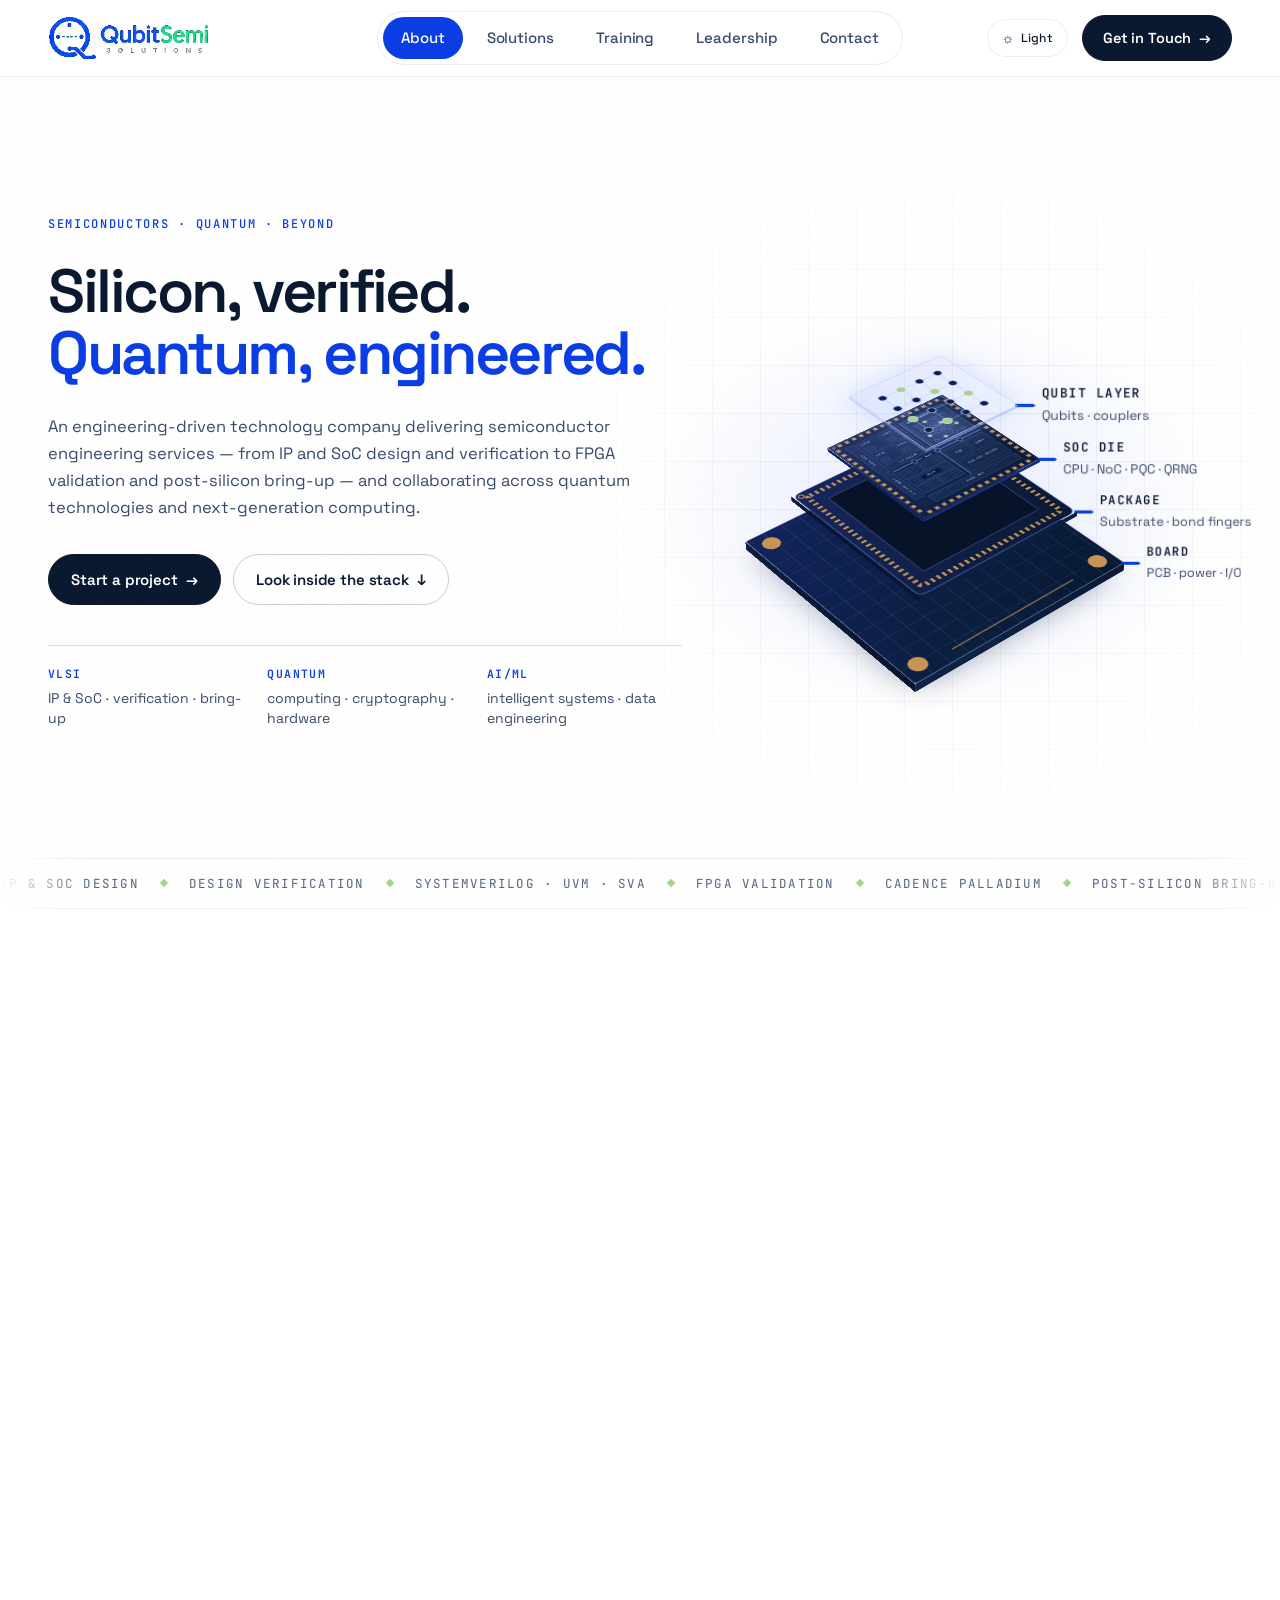
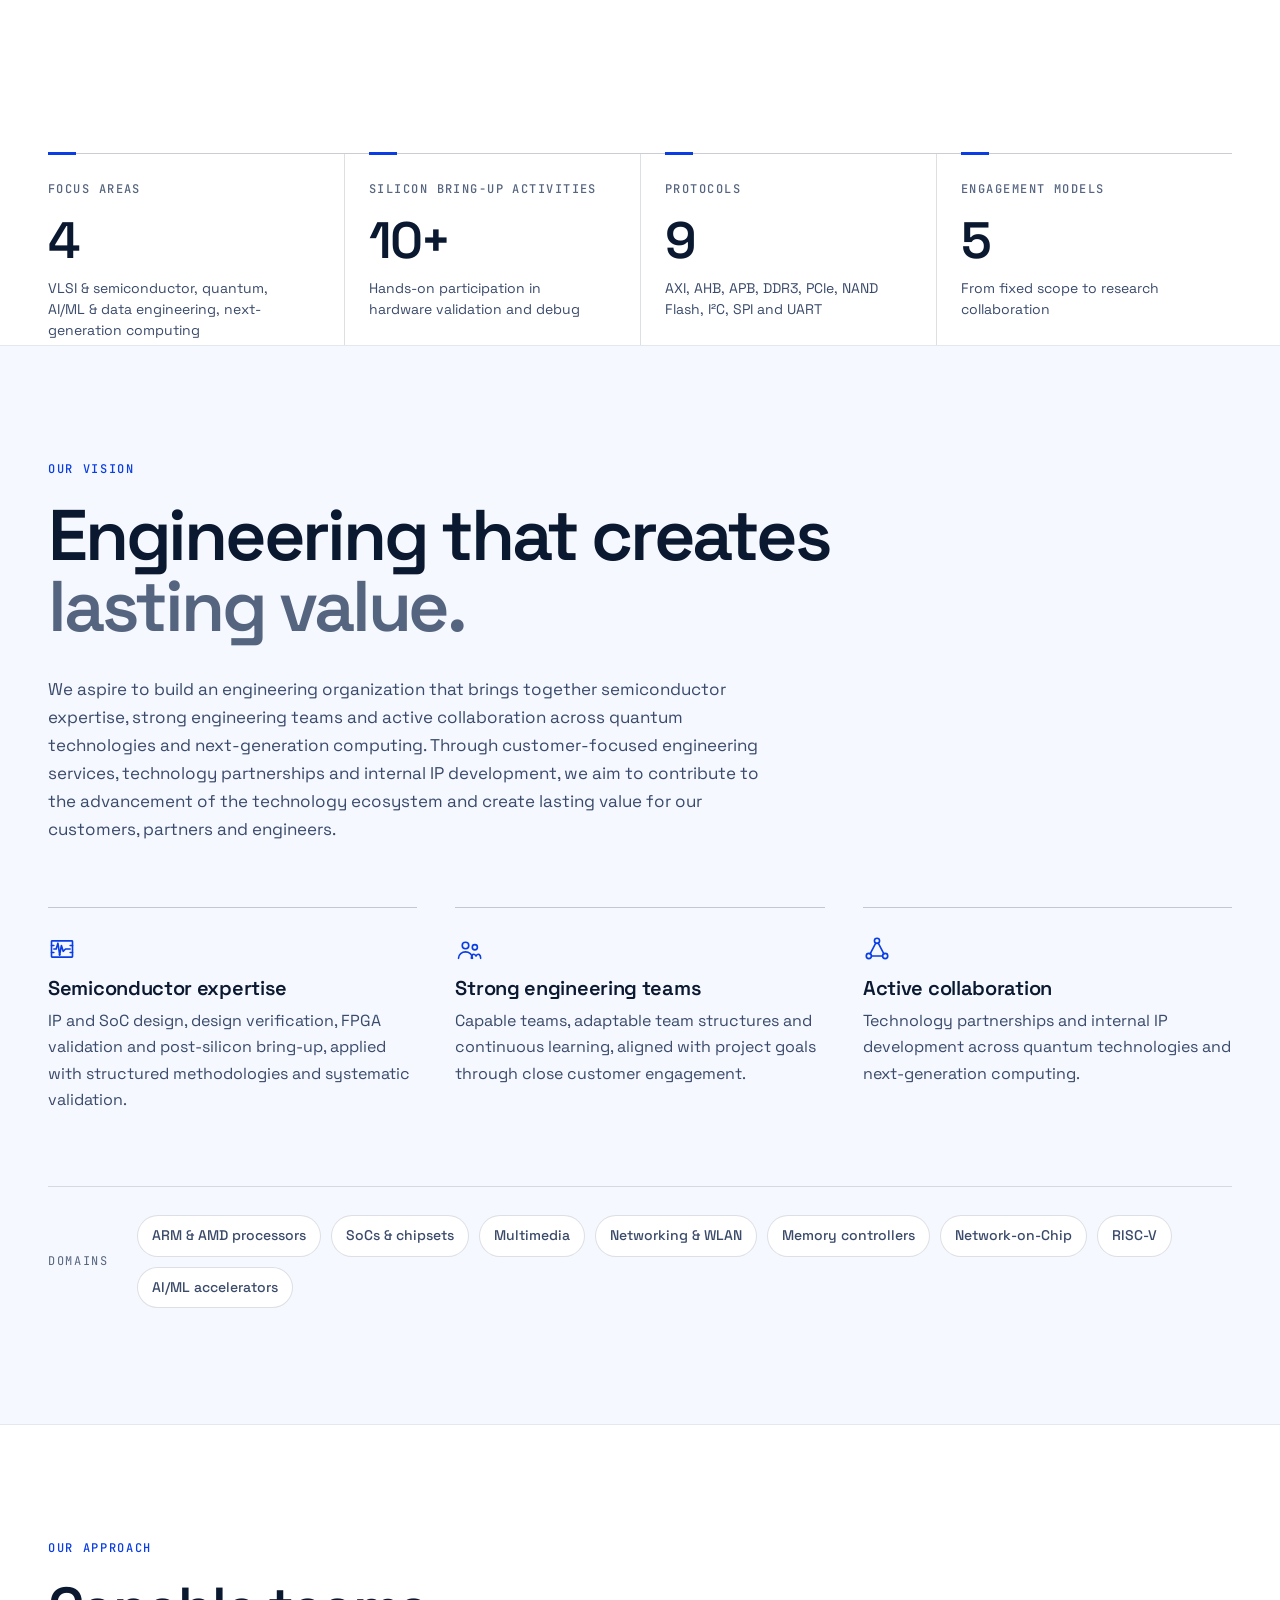
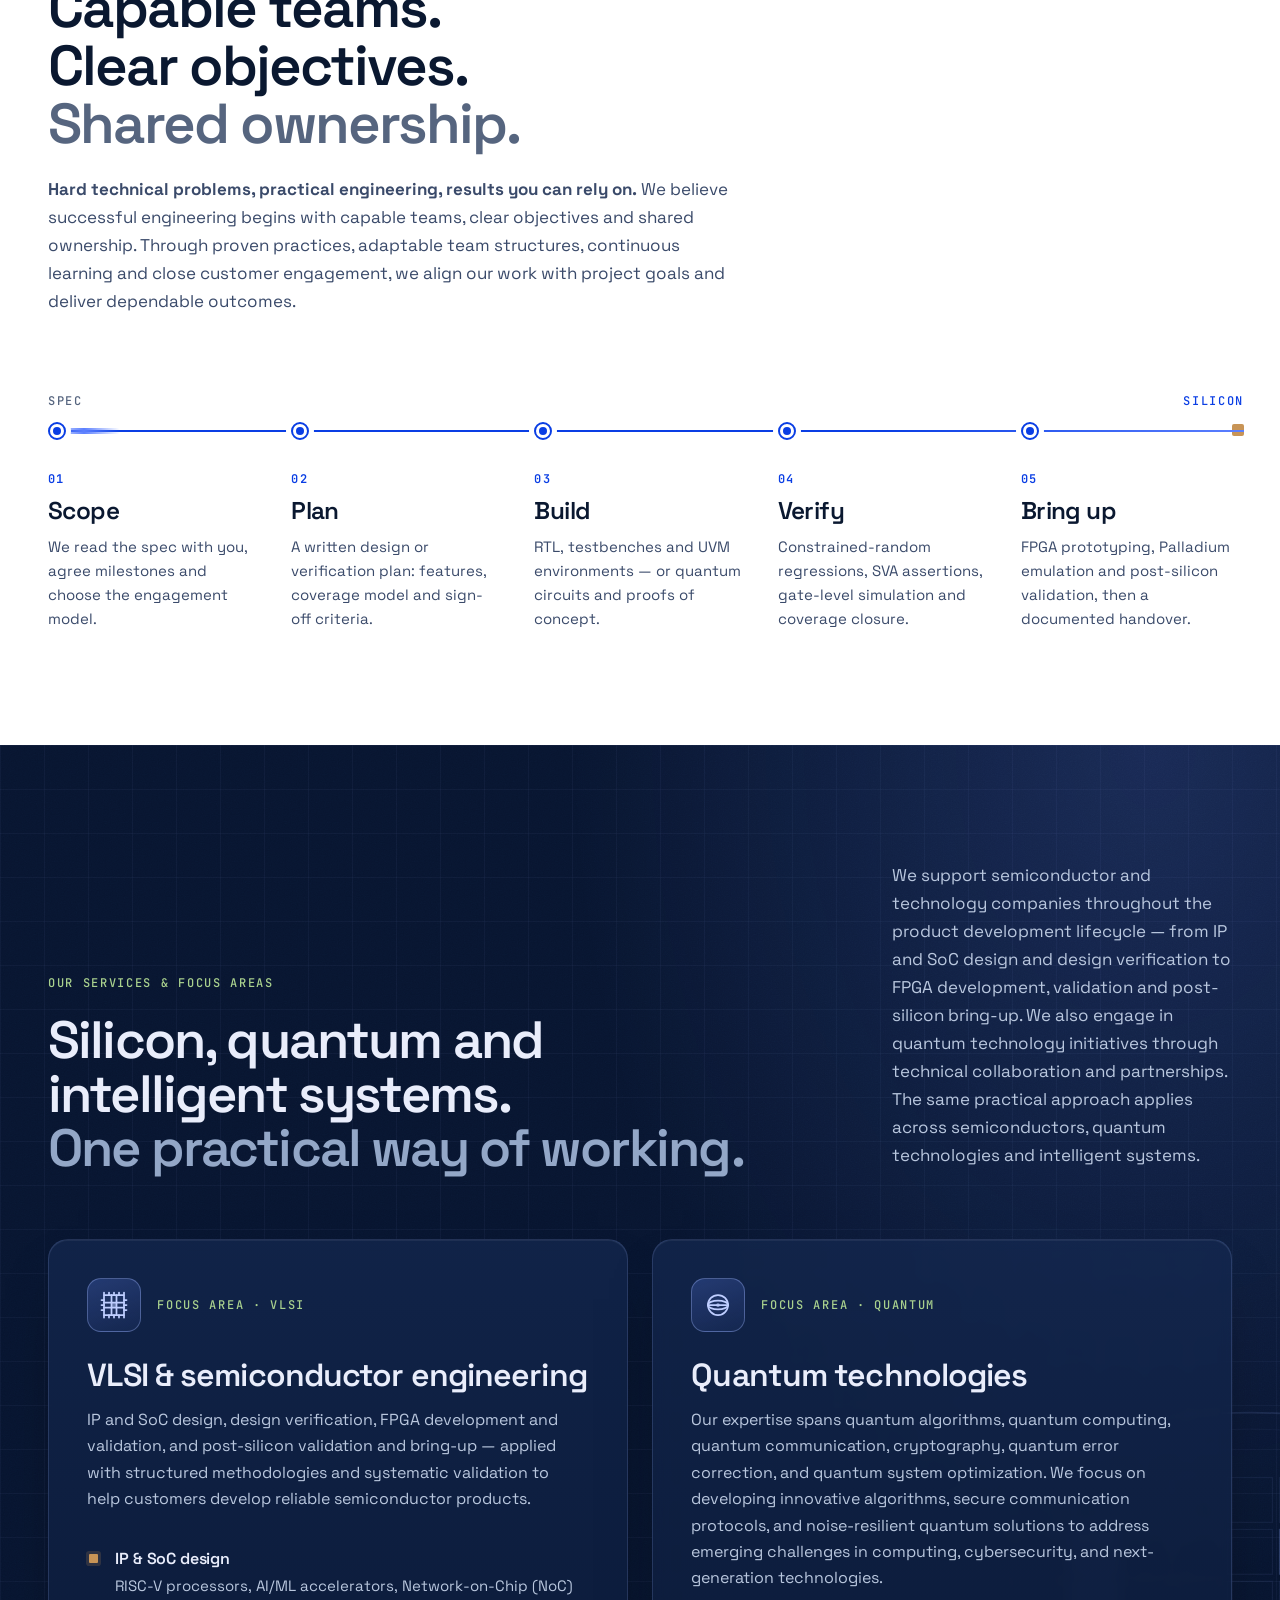
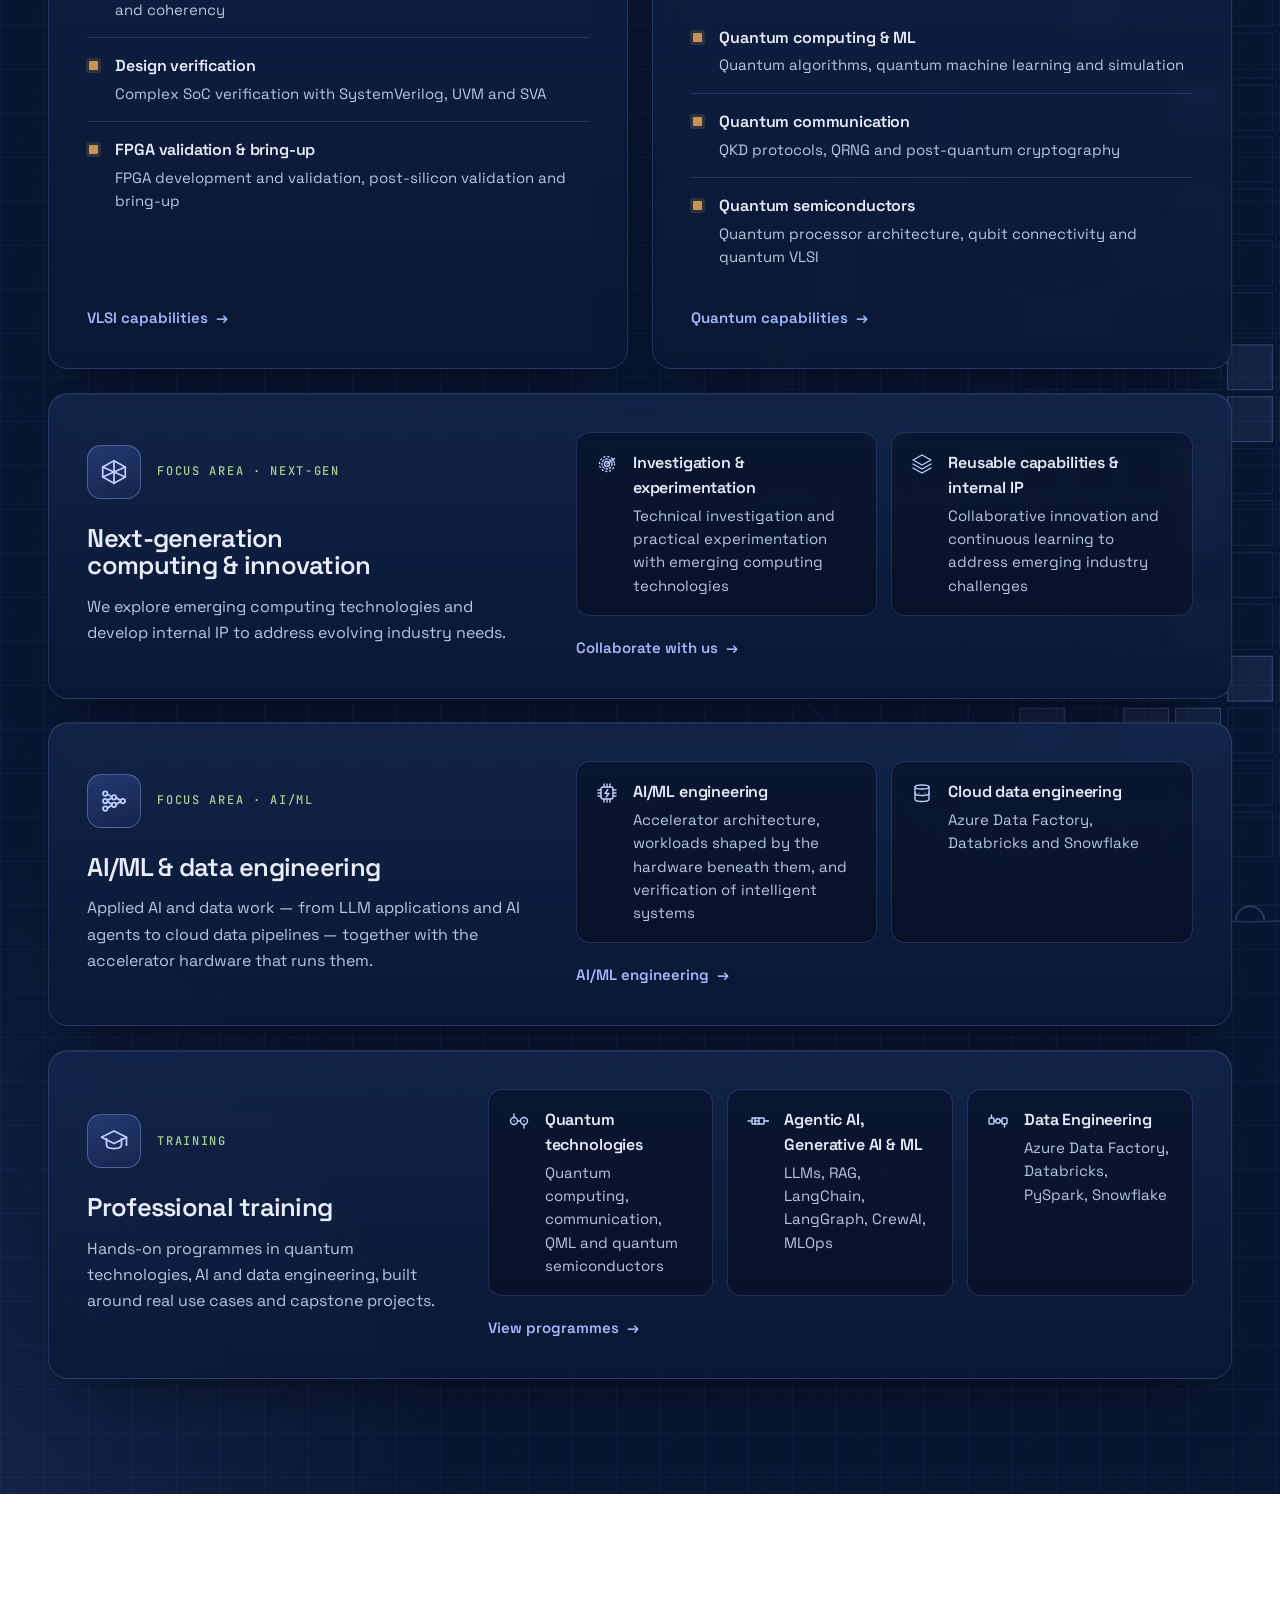
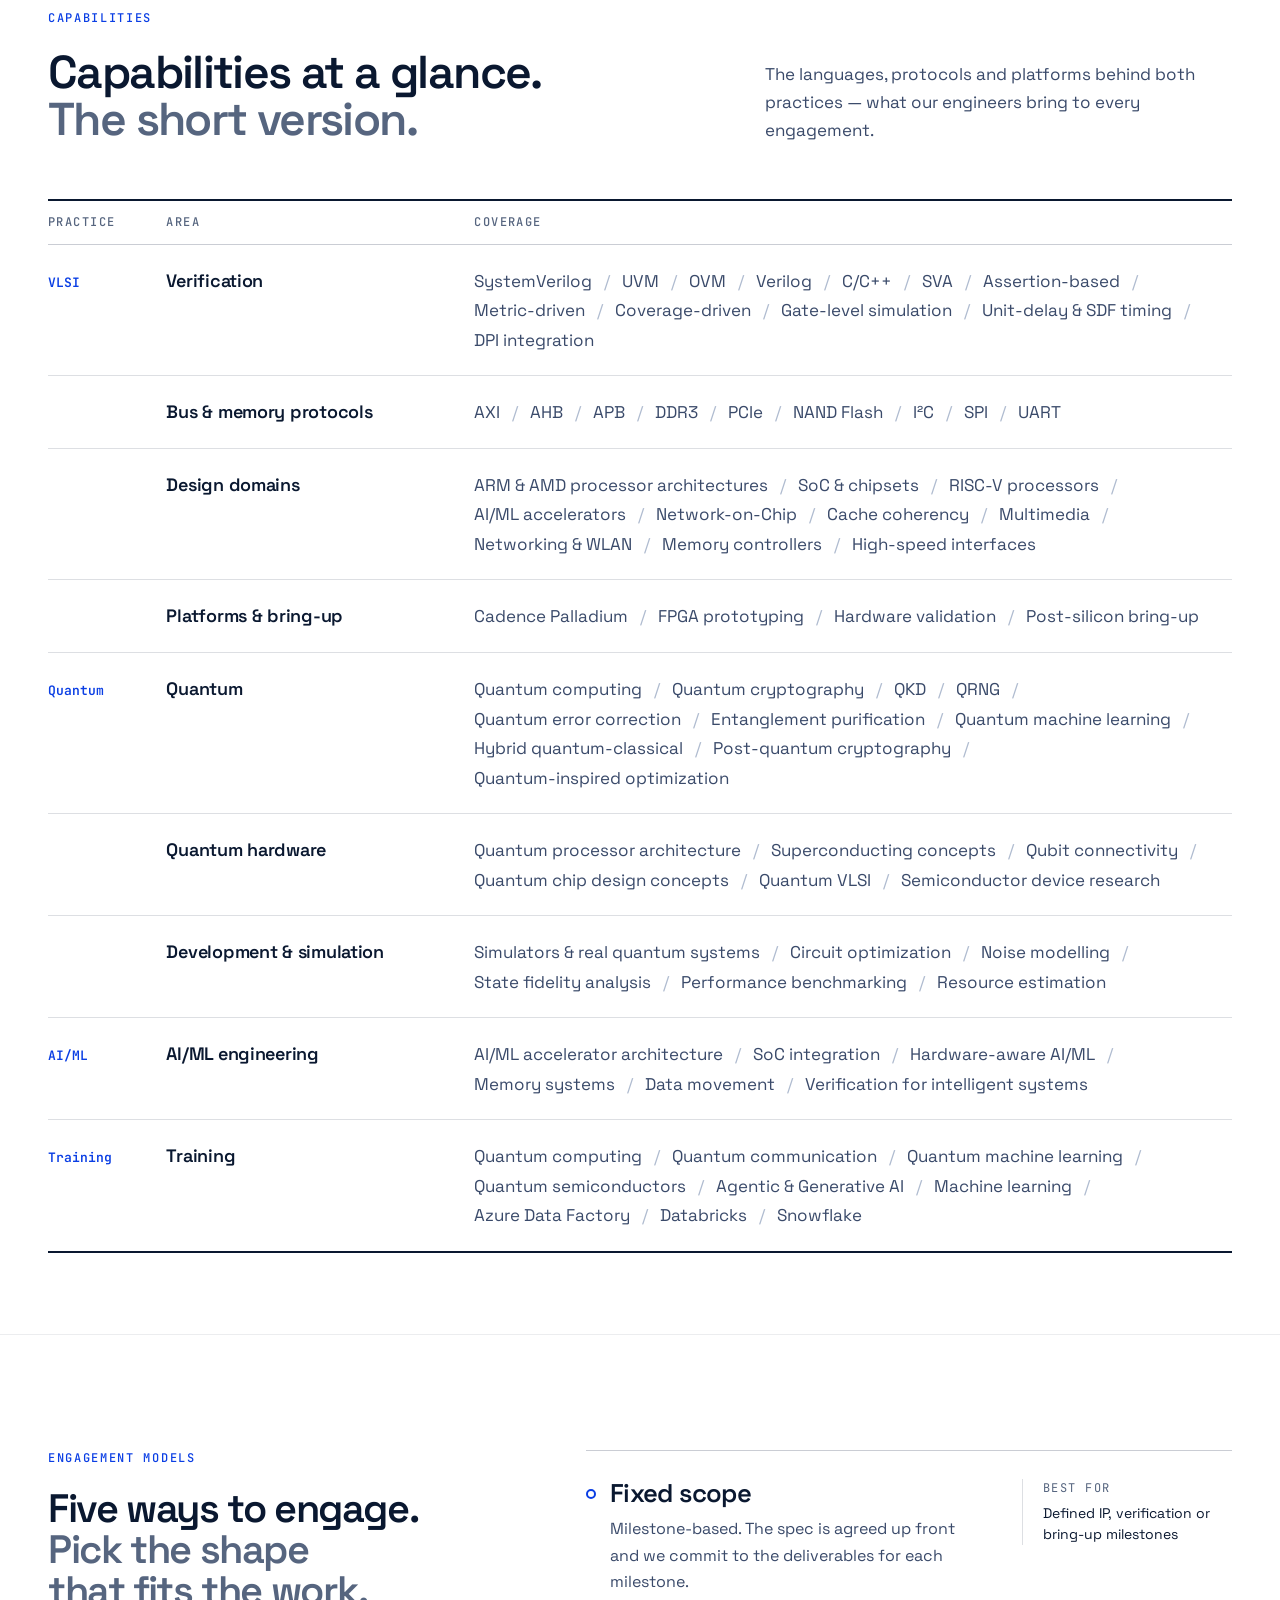
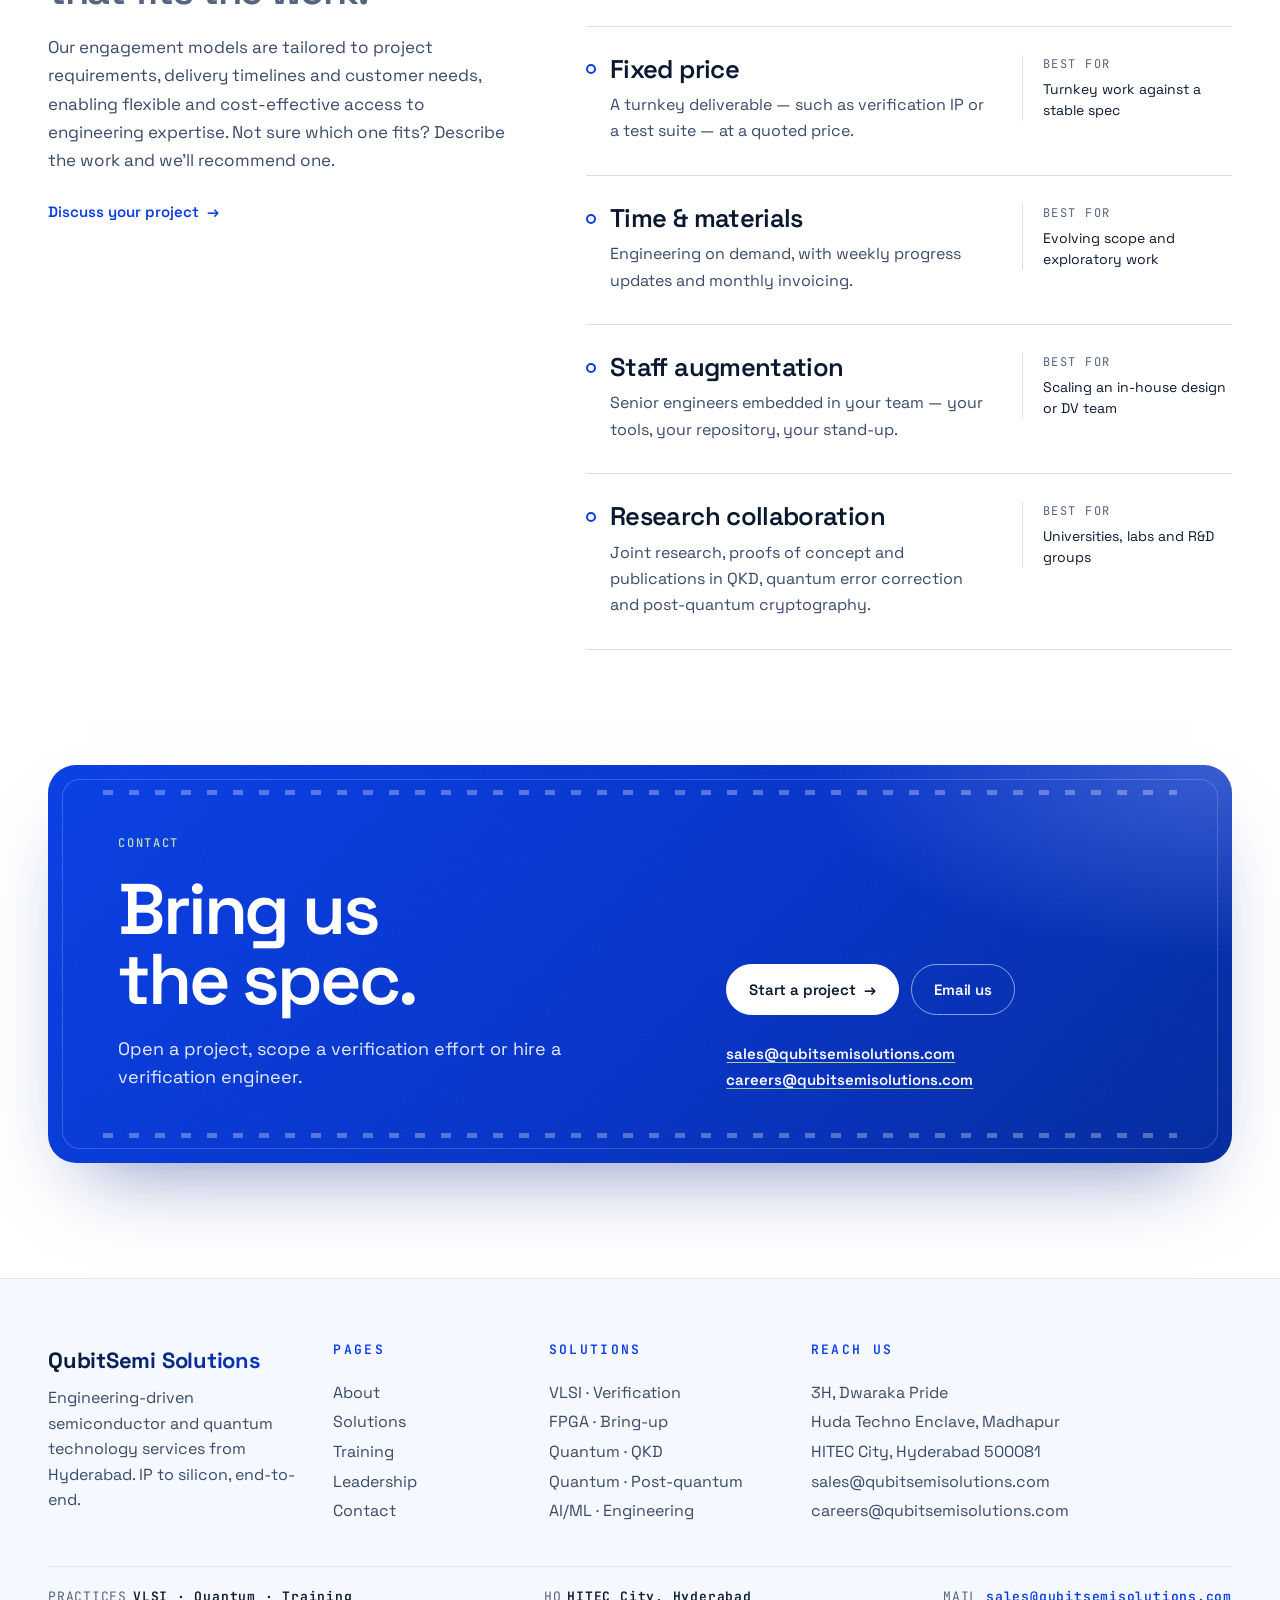
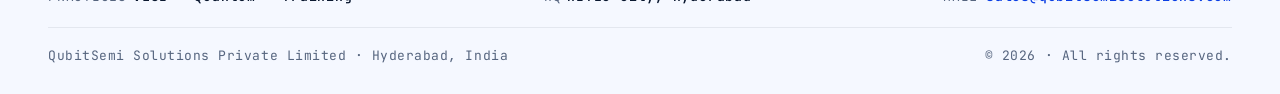
<file: index.html>
<!DOCTYPE html>
<html lang="en" data-theme="light">
<head>
<meta charset="UTF-8" />
<meta name="viewport" content="width=device-width, initial-scale=1.0" />
<title>QubitSemi Solutions · Semiconductor, Quantum, AI Engineering</title>
<meta name="description" content="Hyderabad engineering company: IP/SoC design, verification, FPGA validation and silicon bring-up, plus quantum technologies and AI/ML & data engineering." />
<link rel="icon" type="image/png" sizes="64x64" href="favicon.png" />
<link rel="apple-touch-icon" href="apple-touch-icon.png" />
<meta name="robots" content="index, follow, max-image-preview:large" />
<meta name="theme-color" content="#ffffff" />
<link rel="preconnect" href="https://fonts.googleapis.com">
<link rel="preconnect" href="https://fonts.gstatic.com" crossorigin>
<link href="https://fonts.googleapis.com/css2?family=JetBrains+Mono:wght@400;500;600;700&family=Space+Grotesk:wght@400;500;600;700&display=swap" rel="stylesheet">
<meta property="og:type" content="website" />
<meta property="og:site_name" content="QubitSemi Solutions" />
<meta property="og:title" content="QubitSemi Solutions · Semiconductor, Quantum, AI Engineering" />
<meta property="og:description" content="Hyderabad engineering company: IP/SoC design, verification, FPGA validation and silicon bring-up, plus quantum technologies and AI/ML & data engineering." />
<meta property="og:url" content="https://www.qubitsemisolutions.com/" />
<meta property="og:image" content="https://www.qubitsemisolutions.com/og.png" />
<meta property="og:image:alt" content="QubitSemi Solutions — semiconductors, quantum technologies and beyond" />
<meta property="og:image:width" content="1200" />
<meta property="og:image:height" content="630" />
<meta property="og:locale" content="en_IN" />
<meta name="twitter:card" content="summary_large_image" />
<meta name="twitter:title" content="QubitSemi Solutions · Semiconductor, Quantum, AI Engineering" />
<meta name="twitter:description" content="Hyderabad engineering company: IP/SoC design, verification, FPGA validation and silicon bring-up, plus quantum technologies and AI/ML & data engineering." />
<meta name="twitter:image" content="https://www.qubitsemisolutions.com/og.png" />
<link rel="canonical" href="https://www.qubitsemisolutions.com/" />
<link rel="alternate" hreflang="en-IN" href="https://www.qubitsemisolutions.com/" />
<link rel="alternate" hreflang="x-default" href="https://www.qubitsemisolutions.com/" />
<script type="application/ld+json">
{
  "@context": "https://schema.org",
  "@type": "Organization",
  "name": "QubitSemi Solutions Private Limited",
  "alternateName": "QubitSemi Solutions",
  "url": "https://www.qubitsemisolutions.com/",
  "logo": "https://www.qubitsemisolutions.com/logo.png",
  "image": "https://www.qubitsemisolutions.com/og.png",
  "description": "Engineering-driven semiconductor and quantum technology services from Hyderabad. IP to silicon, end-to-end.",
  "email": "sales@qubitsemisolutions.com",
  "contactPoint": [
    { "@type": "ContactPoint", "contactType": "sales", "email": "sales@qubitsemisolutions.com", "areaServed": "IN" },
    { "@type": "ContactPoint", "contactType": "human resources", "email": "careers@qubitsemisolutions.com", "areaServed": "IN" }
  ],
  "address": {
    "@type": "PostalAddress",
    "streetAddress": "3H, Dwaraka Pride, Plot No. 4/1, Survey No. 64, Huda Techno Enclave, Madhapur, HITEC City",
    "addressLocality": "Hyderabad",
    "addressRegion": "Telangana",
    "postalCode": "500081",
    "addressCountry": "IN"
  },
  "geo": { "@type": "GeoCoordinates", "latitude": 17.44491, "longitude": 78.38545 },
  "areaServed": "IN",
  "knowsAbout": [
    "VLSI Design", "Design Verification", "SystemVerilog", "UVM", "FPGA",
    "Silicon Bring-Up", "Quantum Computing", "Quantum Cryptography",
    "Post-Quantum Cryptography", "Quantum Key Distribution",
    "Generative AI", "Agentic AI", "Machine Learning", "Data Engineering"
  ]
}
</script>
<script>/* runs before first paint: theme, js flag, page-transition support and the once-per-visit opening scene */
(function(d){d.classList.add('js');if(!(window.CSS&&CSS.registerProperty))d.classList.add('no-prop');if('CSSViewTransitionRule' in window)d.classList.add('vt');try{if(!sessionStorage.getItem('qsmi-intro')&&!(window.matchMedia&&matchMedia('(prefers-reduced-motion: reduce)').matches)){sessionStorage.setItem('qsmi-intro','1');d.classList.add('intro','intro-wait');var go=function(){d.classList.remove('intro-wait')};document.addEventListener('DOMContentLoaded',function(){try{document.fonts.load('600 1em "Space Grotesk"').then(go,go)}catch(e){go()}});setTimeout(go,1100);setTimeout(function(){d.classList.remove('intro')},4200)}}catch(e){}var t=null;try{t=localStorage.getItem('qsmi-theme')}catch(e){}if(t!=='light'&&t!=='dark'){t=(window.matchMedia&&matchMedia('(prefers-color-scheme: dark)').matches)?'dark':'light'}d.setAttribute('data-theme',t);var m=document.querySelector('meta[name="theme-color"]');if(m)m.setAttribute('content',t==='dark'?'#060c1a':'#ffffff')})(document.documentElement);</script>
<link rel="stylesheet" href="styles.css?v=20261108p" />
</head>
<body>
<a class="skip-link" href="#main">Skip to content</a>

<div class="scroll-progress" id="scroll-progress" aria-hidden="true"></div>

<!-- ─── MASTHEAD ─────────────────────────────────────────── -->
<header class="masthead" role="banner">
  <div class="container masthead-inner">

    <a href="index.html" class="masthead-logo" aria-label="QubitSemi Solutions — home">
      <img class="masthead-logo-img logo-light" src="logo.png" alt="QubitSemi Solutions" width="297" height="81" loading="lazy" decoding="async" />
      <img class="masthead-logo-img logo-dark" src="logo-dark.png" alt="" width="297" height="81" aria-hidden="true" loading="lazy" decoding="async" />
    </a>

    <nav class="masthead-nav" aria-label="Primary">
      <a href="index.html" class="active">About</a>
      <a href="solutions.html">Solutions</a>
      <a href="training.html">Training</a>
      <a href="leadership.html">Leadership</a>
      <a href="contact.html">Contact</a>
    </nav>

    <div class="masthead-actions">
      <button type="button" class="theme-toggle-pill" data-theme-toggle aria-label="Switch theme">
        <span class="theme-icon-light" aria-hidden="true">☼</span>
        <span class="theme-icon-dark" aria-hidden="true">☾</span>
        <span class="theme-label">Light</span>
      </button>
      <a href="contact.html" class="btn-cta">Get in Touch <span aria-hidden="true">→</span></a>
    </div>

    <button type="button" class="masthead-burger" data-nav-toggle aria-label="Open menu" aria-expanded="false" aria-controls="mobile-nav">
      <span class="burger-bar"></span><span class="burger-bar"></span><span class="burger-bar"></span>
    </button>

  </div>
</header>

<div class="nav-scrim" data-nav-scrim aria-hidden="true"></div>

<div class="nav-drawer" id="mobile-nav" data-nav-drawer aria-hidden="true">
  <nav aria-label="Mobile">
    <a href="index.html">About</a>
    <a href="solutions.html">Solutions</a>
    <a href="training.html">Training</a>
    <a href="leadership.html">Leadership</a>
    <a href="contact.html">Contact</a>
  </nav>
  <a href="contact.html" class="btn-cta nav-drawer-cta">Get in Touch <span aria-hidden="true">→</span></a>
  <p class="nav-drawer-meta">
    <a href="mailto:sales@qubitsemisolutions.com">sales@qubitsemisolutions.com</a><br>
    <a href="mailto:careers@qubitsemisolutions.com">careers@qubitsemisolutions.com</a>
  </p>
</div>


<main id="main" tabindex="-1" class="hv2">

<!-- ─── HERO · headline + one die illustration (identical in both themes) ─── -->
<div class="hv2-scene" data-story>
<section class="hv2-hero" aria-labelledby="hv2-title">
  <div class="container hv2-railed">
    <div class="hv2-hero-grid">
      <div class="hv2-hero-main">
        <p class="hv2-net hv2-hero-net">Semiconductors · Quantum · Beyond</p>

        <h1 class="hv2-title" id="hv2-title">
          <span class="hv2-title-line">Silicon, verified.</span>
          <span class="hv2-title-line hv2-title-accent">Quantum, engineered.</span>
        </h1>

        <p class="hv2-hero-sub">An engineering-driven technology company delivering semiconductor engineering services — from IP and SoC design and verification to FPGA validation and post-silicon bring-up — and collaborating across quantum technologies and next-generation computing.</p>

        <div class="hv2-hero-ctas">
          <a href="contact.html" class="btn-cta">Start a project <span aria-hidden="true">→</span></a>
          <a href="#stack" class="btn-cta-outline" data-story-jump>Look inside the stack <span aria-hidden="true">↓</span></a>
        </div>

        <ul class="hv2-hero-points">
          <li><b>VLSI</b> IP &amp; SoC · verification · bring-up</li>
          <li><b>Quantum</b> computing · cryptography · hardware</li>
          <li><b>AI/ML</b> intelligent systems · data engineering</li>
        </ul>
      </div>

      <figure class="hv2-die hv2-chip3d">
        <div class="hv2-die-frame">
          <div class="hv2-3d" data-chip3d role="img" aria-label="Illustrative chip stack separated into four layers: a circuit board, the chip package, a system-on-chip die with CPU cores, network-on-chip, post-quantum crypto and QRNG blocks, and a qubit layer on top.">
            <div class="hv2-3d-stage">
              <div class="hv2-3d-shadow"></div>
              <div class="hv2-3d-layer hv2-3d-board">
                <span class="hv2-3d-tag"><b>Board</b><small>PCB · power · I/O</small></span>
              </div>
              <div class="hv2-3d-layer hv2-3d-pkg">
                <svg viewBox="0 0 100 100" aria-hidden="true" focusable="false">
              <defs><linearGradient id="hv2-3d-pkgf" x1="0" y1="0" x2="1" y2="1"><stop offset="0" stop-color="#16275e"/><stop offset="1" stop-color="#0a1934"/></linearGradient></defs>
              <rect x=".5" y=".5" width="99" height="99" rx="4" fill="url(#hv2-3d-pkgf)" stroke="#5e77ca" stroke-opacity=".65" stroke-width=".6"/>
              <rect x="5.5" y="5.5" width="89" height="89" rx="2" fill="none" stroke="#c89456" stroke-width="3" stroke-dasharray="1.4 2.1"/>
              <rect x="13.2" y="13.2" width="73.6" height="73.6" rx="1" fill="#071328" stroke="#92acff" stroke-opacity=".35" stroke-width=".5"/>
              <circle cx="3.6" cy="3.6" r="1.4" fill="none" stroke="#c89456" stroke-width=".6"/>
            </svg>
                <span class="hv2-3d-tag"><b>Package</b><small>Substrate · bond fingers</small></span>
              </div>
              <div class="hv2-3d-layer hv2-3d-die">
                <svg class="hv2-die-svg" viewBox="96 96 408 408" aria-hidden="true" focusable="false">
          <defs>
            <linearGradient id="hv2-pkg" x1="0" y1="0" x2="1" y2="1"><stop offset="0" stop-color="#11244a"/><stop offset="1" stop-color="#081329"/></linearGradient>
            <linearGradient id="hv2-dief" x1="0" y1="0" x2="1" y2="1"><stop offset="0" stop-color="#15265c"/><stop offset=".55" stop-color="#0e2246"/><stop offset="1" stop-color="#0b1a38"/></linearGradient>
            <linearGradient id="hv2-sheen" x1="0" y1="0" x2="1" y2="1"><stop offset="0" stop-color="#ffffff" stop-opacity=".10"/><stop offset=".45" stop-color="#ffffff" stop-opacity="0"/></linearGradient>
            <radialGradient id="hv2-qglow" cx=".5" cy=".55" r=".6"><stop offset="0" stop-color="#91abff" stop-opacity=".30"/><stop offset="1" stop-color="#91abff" stop-opacity="0"/></radialGradient>
            <pattern id="hv2-bits" width="6" height="4" patternUnits="userSpaceOnUse"><rect width="4" height="2" fill="#92acff" fill-opacity=".22"/></pattern>
            <pattern id="hv2-std" width="8" height="8" patternUnits="userSpaceOnUse"><path d="M0 .5H8M0 4.5H5" stroke="#92acff" stroke-opacity=".14" stroke-width="1"/></pattern>
          </defs>
          <rect x="6" y="6" width="588" height="588" rx="28" fill="url(#hv2-pkg)" stroke="#3a54a8" stroke-opacity=".55"/>
          <rect x="20" y="20" width="560" height="560" rx="18" fill="none" stroke="#94adff" stroke-opacity=".10"/>
          <g fill="#c89456" fill-opacity=".85"><rect x="67.0" y="34" width="6" height="16" rx="1"/><rect x="67.0" y="550" width="6" height="16" rx="1"/><rect x="34" y="67.0" width="16" height="6" rx="1"/><rect x="550" y="67.0" width="16" height="6" rx="1"/><rect x="99.9" y="34" width="6" height="16" rx="1"/><rect x="99.9" y="550" width="6" height="16" rx="1"/><rect x="34" y="99.9" width="16" height="6" rx="1"/><rect x="550" y="99.9" width="16" height="6" rx="1"/><rect x="132.7" y="34" width="6" height="16" rx="1"/><rect x="132.7" y="550" width="6" height="16" rx="1"/><rect x="34" y="132.7" width="16" height="6" rx="1"/><rect x="550" y="132.7" width="16" height="6" rx="1"/><rect x="165.6" y="34" width="6" height="16" rx="1"/><rect x="165.6" y="550" width="6" height="16" rx="1"/><rect x="34" y="165.6" width="16" height="6" rx="1"/><rect x="550" y="165.6" width="16" height="6" rx="1"/><rect x="198.4" y="34" width="6" height="16" rx="1"/><rect x="198.4" y="550" width="6" height="16" rx="1"/><rect x="34" y="198.4" width="16" height="6" rx="1"/><rect x="550" y="198.4" width="16" height="6" rx="1"/><rect x="231.3" y="34" width="6" height="16" rx="1"/><rect x="231.3" y="550" width="6" height="16" rx="1"/><rect x="34" y="231.3" width="16" height="6" rx="1"/><rect x="550" y="231.3" width="16" height="6" rx="1"/><rect x="264.1" y="34" width="6" height="16" rx="1"/><rect x="264.1" y="550" width="6" height="16" rx="1"/><rect x="34" y="264.1" width="16" height="6" rx="1"/><rect x="550" y="264.1" width="16" height="6" rx="1"/><rect x="297.0" y="34" width="6" height="16" rx="1"/><rect x="297.0" y="550" width="6" height="16" rx="1"/><rect x="34" y="297.0" width="16" height="6" rx="1"/><rect x="550" y="297.0" width="16" height="6" rx="1"/><rect x="329.9" y="34" width="6" height="16" rx="1"/><rect x="329.9" y="550" width="6" height="16" rx="1"/><rect x="34" y="329.9" width="16" height="6" rx="1"/><rect x="550" y="329.9" width="16" height="6" rx="1"/><rect x="362.7" y="34" width="6" height="16" rx="1"/><rect x="362.7" y="550" width="6" height="16" rx="1"/><rect x="34" y="362.7" width="16" height="6" rx="1"/><rect x="550" y="362.7" width="16" height="6" rx="1"/><rect x="395.6" y="34" width="6" height="16" rx="1"/><rect x="395.6" y="550" width="6" height="16" rx="1"/><rect x="34" y="395.6" width="16" height="6" rx="1"/><rect x="550" y="395.6" width="16" height="6" rx="1"/><rect x="428.4" y="34" width="6" height="16" rx="1"/><rect x="428.4" y="550" width="6" height="16" rx="1"/><rect x="34" y="428.4" width="16" height="6" rx="1"/><rect x="550" y="428.4" width="16" height="6" rx="1"/><rect x="461.3" y="34" width="6" height="16" rx="1"/><rect x="461.3" y="550" width="6" height="16" rx="1"/><rect x="34" y="461.3" width="16" height="6" rx="1"/><rect x="550" y="461.3" width="16" height="6" rx="1"/><rect x="494.1" y="34" width="6" height="16" rx="1"/><rect x="494.1" y="550" width="6" height="16" rx="1"/><rect x="34" y="494.1" width="16" height="6" rx="1"/><rect x="550" y="494.1" width="16" height="6" rx="1"/><rect x="527.0" y="34" width="6" height="16" rx="1"/><rect x="527.0" y="550" width="6" height="16" rx="1"/><rect x="34" y="527.0" width="16" height="6" rx="1"/><rect x="550" y="527.0" width="16" height="6" rx="1"/></g>
          <path class="hv2-die-wires" d="M128.0 106 L70.0 48 M128.0 494 L70.0 552 M106 128.0 L48 70.0 M494 128.0 L552 70.0 M152.6 106 L102.9 48 M152.6 494 L102.9 552 M106 152.6 L48 102.9 M494 152.6 L552 102.9 M177.1 106 L135.7 48 M177.1 494 L135.7 552 M106 177.1 L48 135.7 M494 177.1 L552 135.7 M201.7 106 L168.6 48 M201.7 494 L168.6 552 M106 201.7 L48 168.6 M494 201.7 L552 168.6 M226.3 106 L201.4 48 M226.3 494 L201.4 552 M106 226.3 L48 201.4 M494 226.3 L552 201.4 M250.9 106 L234.3 48 M250.9 494 L234.3 552 M106 250.9 L48 234.3 M494 250.9 L552 234.3 M275.4 106 L267.1 48 M275.4 494 L267.1 552 M106 275.4 L48 267.1 M494 275.4 L552 267.1 M300.0 106 L300.0 48 M300.0 494 L300.0 552 M106 300.0 L48 300.0 M494 300.0 L552 300.0 M324.6 106 L332.9 48 M324.6 494 L332.9 552 M106 324.6 L48 332.9 M494 324.6 L552 332.9 M349.1 106 L365.7 48 M349.1 494 L365.7 552 M106 349.1 L48 365.7 M494 349.1 L552 365.7 M373.7 106 L398.6 48 M373.7 494 L398.6 552 M106 373.7 L48 398.6 M494 373.7 L552 398.6 M398.3 106 L431.4 48 M398.3 494 L431.4 552 M106 398.3 L48 431.4 M494 398.3 L552 431.4 M422.9 106 L464.3 48 M422.9 494 L464.3 552 M106 422.9 L48 464.3 M494 422.9 L552 464.3 M447.4 106 L497.1 48 M447.4 494 L497.1 552 M106 447.4 L48 497.1 M494 447.4 L552 497.1 M472.0 106 L530.0 48 M472.0 494 L530.0 552 M106 472.0 L48 530.0 M494 472.0 L552 530.0" stroke="#e0b47c" stroke-opacity=".55" stroke-width=".9" fill="none"/>
          <rect x="96" y="96" width="408" height="408" rx="3" fill="url(#hv2-dief)" stroke="#627dd6" stroke-opacity=".75"/>
          <rect x="100.5" y="100.5" width="399" height="399" fill="none" stroke="#92acff" stroke-opacity=".28"/>
          <rect x="120.5" y="120.5" width="359" height="359" fill="none" stroke="#92acff" stroke-opacity=".16" stroke-dasharray="2 3"/>
          <g fill="#c89456" stroke="#f0c992" stroke-opacity=".5" stroke-width=".8"><rect x="122.5" y="104" width="11" height="11"/><rect x="122.5" y="485" width="11" height="11"/><rect x="104" y="122.5" width="11" height="11"/><rect x="485" y="122.5" width="11" height="11"/><rect x="147.1" y="104" width="11" height="11"/><rect x="147.1" y="485" width="11" height="11"/><rect x="104" y="147.1" width="11" height="11"/><rect x="485" y="147.1" width="11" height="11"/><rect x="171.6" y="104" width="11" height="11"/><rect x="171.6" y="485" width="11" height="11"/><rect x="104" y="171.6" width="11" height="11"/><rect x="485" y="171.6" width="11" height="11"/><rect x="196.2" y="104" width="11" height="11"/><rect x="196.2" y="485" width="11" height="11"/><rect x="104" y="196.2" width="11" height="11"/><rect x="485" y="196.2" width="11" height="11"/><rect x="220.8" y="104" width="11" height="11"/><rect x="220.8" y="485" width="11" height="11"/><rect x="104" y="220.8" width="11" height="11"/><rect x="485" y="220.8" width="11" height="11"/><rect x="245.4" y="104" width="11" height="11"/><rect x="245.4" y="485" width="11" height="11"/><rect x="104" y="245.4" width="11" height="11"/><rect x="485" y="245.4" width="11" height="11"/><rect x="269.9" y="104" width="11" height="11"/><rect x="269.9" y="485" width="11" height="11"/><rect x="104" y="269.9" width="11" height="11"/><rect x="485" y="269.9" width="11" height="11"/><rect x="294.5" y="104" width="11" height="11"/><rect x="294.5" y="485" width="11" height="11"/><rect x="104" y="294.5" width="11" height="11"/><rect x="485" y="294.5" width="11" height="11"/><rect x="319.1" y="104" width="11" height="11"/><rect x="319.1" y="485" width="11" height="11"/><rect x="104" y="319.1" width="11" height="11"/><rect x="485" y="319.1" width="11" height="11"/><rect x="343.6" y="104" width="11" height="11"/><rect x="343.6" y="485" width="11" height="11"/><rect x="104" y="343.6" width="11" height="11"/><rect x="485" y="343.6" width="11" height="11"/><rect x="368.2" y="104" width="11" height="11"/><rect x="368.2" y="485" width="11" height="11"/><rect x="104" y="368.2" width="11" height="11"/><rect x="485" y="368.2" width="11" height="11"/><rect x="392.8" y="104" width="11" height="11"/><rect x="392.8" y="485" width="11" height="11"/><rect x="104" y="392.8" width="11" height="11"/><rect x="485" y="392.8" width="11" height="11"/><rect x="417.4" y="104" width="11" height="11"/><rect x="417.4" y="485" width="11" height="11"/><rect x="104" y="417.4" width="11" height="11"/><rect x="485" y="417.4" width="11" height="11"/><rect x="441.9" y="104" width="11" height="11"/><rect x="441.9" y="485" width="11" height="11"/><rect x="104" y="441.9" width="11" height="11"/><rect x="485" y="441.9" width="11" height="11"/><rect x="466.5" y="104" width="11" height="11"/><rect x="466.5" y="485" width="11" height="11"/><rect x="104" y="466.5" width="11" height="11"/><rect x="485" y="466.5" width="11" height="11"/></g>
          <circle cx="44" cy="44" r="5" fill="none" stroke="#c89456" stroke-width="1.5"/>
          <path d="M104 104 L118 104 L104 118 Z" fill="#92acff" fill-opacity=".55"/>
          <rect x="132" y="132" width="336" height="336" fill="url(#hv2-std)"/>
          <rect x="132" y="132" width="28" height="160" fill="#92acff" fill-opacity=".05" stroke="#92acff" stroke-opacity=".5" stroke-width="1"/>
          <text class="hv2-die-lbl" transform="translate(150 212) rotate(-90)" text-anchor="middle">PCIe PHY</text>
          <rect x="132" y="300" width="28" height="130" fill="#92acff" fill-opacity=".05" stroke="#92acff" stroke-opacity=".5" stroke-width="1"/>
          <text class="hv2-die-lbl" transform="translate(150 365) rotate(-90)" text-anchor="middle">I²C·SPI·UART</text>
          <rect x="168" y="438" width="300" height="30" fill="#92acff" fill-opacity=".05" stroke="#92acff" stroke-opacity=".5" stroke-width="1"/>
          <text class="hv2-die-lbl" x="318" y="457" text-anchor="middle">DDR3 PHY</text>
          <g stroke="#92acff" stroke-opacity=".35"><path d="M178 442V448"/><path d="M190 442V448"/><path d="M202 442V448"/><path d="M214 442V448"/><path d="M226 442V448"/><path d="M238 442V448"/><path d="M250 442V448"/><path d="M262 442V448"/><path d="M274 442V448"/><path d="M286 442V448"/><path d="M298 442V448"/><path d="M310 442V448"/><path d="M322 442V448"/><path d="M334 442V448"/><path d="M346 442V448"/><path d="M358 442V448"/><path d="M370 442V448"/><path d="M382 442V448"/><path d="M394 442V448"/><path d="M406 442V448"/><path d="M418 442V448"/><path d="M430 442V448"/><path d="M442 442V448"/><path d="M454 442V448"/><path d="M466 442V448"/></g>
          <rect x="168" y="132" width="66" height="58" fill="#92acff" fill-opacity=".05" stroke="#92acff" stroke-opacity=".5" stroke-width="1"/>
          <rect x="174" y="166" width="22" height="18" fill="url(#hv2-bits)" stroke="#92acff" stroke-opacity=".3"/>
          <text class="hv2-die-lbl" x="176" y="150">CPU0</text>
          <rect x="240" y="132" width="66" height="58" fill="#92acff" fill-opacity=".05" stroke="#92acff" stroke-opacity=".5" stroke-width="1"/>
          <rect x="246" y="166" width="22" height="18" fill="url(#hv2-bits)" stroke="#92acff" stroke-opacity=".3"/>
          <text class="hv2-die-lbl" x="248" y="150">CPU1</text>
          <rect x="168" y="196" width="66" height="58" fill="#92acff" fill-opacity=".05" stroke="#92acff" stroke-opacity=".5" stroke-width="1"/>
          <rect x="174" y="230" width="22" height="18" fill="url(#hv2-bits)" stroke="#92acff" stroke-opacity=".3"/>
          <text class="hv2-die-lbl" x="176" y="214">CPU2</text>
          <rect x="240" y="196" width="66" height="58" fill="#92acff" fill-opacity=".05" stroke="#92acff" stroke-opacity=".5" stroke-width="1"/>
          <rect x="246" y="230" width="22" height="18" fill="url(#hv2-bits)" stroke="#92acff" stroke-opacity=".3"/>
          <text class="hv2-die-lbl" x="248" y="214">CPU3</text>
          <rect x="168" y="260" width="138" height="24" fill="#92acff" fill-opacity=".05" stroke="#92acff" stroke-opacity=".5" stroke-width="1"/>
          <text class="hv2-die-lbl" x="237" y="276" text-anchor="middle">L2 CACHE</text>
          <rect x="168" y="308" width="67" height="36" fill="url(#hv2-bits)" stroke="#92acff" stroke-opacity=".4"/>
          <rect x="239" y="308" width="67" height="36" fill="url(#hv2-bits)" stroke="#92acff" stroke-opacity=".4"/>
          <rect x="168" y="348" width="67" height="36" fill="url(#hv2-bits)" stroke="#92acff" stroke-opacity=".4"/>
          <rect x="239" y="348" width="67" height="36" fill="url(#hv2-bits)" stroke="#92acff" stroke-opacity=".4"/>
          <rect x="168" y="388" width="67" height="36" fill="url(#hv2-bits)" stroke="#92acff" stroke-opacity=".4"/>
          <rect x="239" y="388" width="67" height="36" fill="url(#hv2-bits)" stroke="#92acff" stroke-opacity=".4"/>
          <rect x="206" y="358" width="62" height="16" rx="2" fill="#0b1a38"/>
          <text class="hv2-die-lbl" x="237" y="370" text-anchor="middle">SRAM</text>
          <rect x="326" y="132" width="142" height="152" fill="url(#hv2-qglow)"/>
          <rect x="326" y="132" width="142" height="152" fill="#91abff" fill-opacity=".05" stroke="#92acff" stroke-opacity=".8" stroke-width="1.2"/>
          <text class="hv2-die-lbl hv2-die-lbl--hi" x="334" y="148">QUBIT ARRAY</text>
          <path d="M346 170H442 M346 170V200 M410 170V200 M346 200H442 M378 200V230 M442 200V230 M346 230H442 M346 230V260 M410 230V260 M346 260H442" stroke="#92acff" stroke-opacity=".55" stroke-width="1.2" fill="none"/>
          <circle class="hv2-q" cx="346" cy="170" r="5" fill="#0d2147" stroke="#92acff" stroke-width="1.2"/>
          <circle class="hv2-q hv2-q--on" style="animation-delay:0s" cx="378" cy="170" r="5.5" fill="#abbeff" stroke="#e5ebff" stroke-width="1"/>
          <circle class="hv2-q" cx="410" cy="170" r="5" fill="#0d2147" stroke="#92acff" stroke-width="1.2"/>
          <circle class="hv2-q" cx="442" cy="170" r="5" fill="#0d2147" stroke="#92acff" stroke-width="1.2"/>
          <circle class="hv2-q" cx="346" cy="200" r="5" fill="#0d2147" stroke="#92acff" stroke-width="1.2"/>
          <circle class="hv2-q" cx="378" cy="200" r="5" fill="#0d2147" stroke="#92acff" stroke-width="1.2"/>
          <circle class="hv2-q hv2-q--on" style="animation-delay:-1.1s" cx="410" cy="200" r="5.5" fill="#abbeff" stroke="#e5ebff" stroke-width="1"/>
          <circle class="hv2-q" cx="442" cy="200" r="5" fill="#0d2147" stroke="#92acff" stroke-width="1.2"/>
          <circle class="hv2-q hv2-q--on" style="animation-delay:-2.3s" cx="346" cy="230" r="5.5" fill="#abbeff" stroke="#e5ebff" stroke-width="1"/>
          <circle class="hv2-q" cx="378" cy="230" r="5" fill="#0d2147" stroke="#92acff" stroke-width="1.2"/>
          <circle class="hv2-q" cx="410" cy="230" r="5" fill="#0d2147" stroke="#92acff" stroke-width="1.2"/>
          <circle class="hv2-q hv2-q--on" style="animation-delay:-0.6s" cx="442" cy="230" r="5.5" fill="#abbeff" stroke="#e5ebff" stroke-width="1"/>
          <circle class="hv2-q" cx="346" cy="260" r="5" fill="#0d2147" stroke="#92acff" stroke-width="1.2"/>
          <circle class="hv2-q hv2-q--on" style="animation-delay:-1.7s" cx="378" cy="260" r="5.5" fill="#abbeff" stroke="#e5ebff" stroke-width="1"/>
          <circle class="hv2-q" cx="410" cy="260" r="5" fill="#0d2147" stroke="#92acff" stroke-width="1.2"/>
          <circle class="hv2-q" cx="442" cy="260" r="5" fill="#0d2147" stroke="#92acff" stroke-width="1.2"/>
          <rect x="326" y="308" width="68" height="56" fill="#92acff" fill-opacity=".05" stroke="#92acff" stroke-opacity=".5" stroke-width="1"/>
          <text class="hv2-die-lbl" x="360" y="340" text-anchor="middle">PQC</text>
          <rect x="400" y="308" width="68" height="56" fill="#92acff" fill-opacity=".05" stroke="#92acff" stroke-opacity=".5" stroke-width="1"/>
          <text class="hv2-die-lbl" x="434" y="340" text-anchor="middle">QRNG</text>
          <rect x="326" y="372" width="142" height="58" fill="#92acff" fill-opacity=".05" stroke="#92acff" stroke-opacity=".5" stroke-width="1"/>
          <text class="hv2-die-lbl" x="397" y="398" text-anchor="middle">QKD KEY ENGINE</text>
          <g stroke="#92acff" stroke-opacity=".3"><path d="M336 410V420"/><path d="M344 410V420"/><path d="M352 410V420"/><path d="M360 410V420"/><path d="M368 410V420"/><path d="M376 410V420"/><path d="M384 410V420"/><path d="M392 410V420"/><path d="M400 410V420"/><path d="M408 410V420"/><path d="M416 410V420"/><path d="M424 410V420"/><path d="M432 410V420"/><path d="M440 410V420"/><path d="M448 410V420"/><path d="M456 410V420"/></g>
          <path d="M164 296H472M318 128V434" stroke="#91abff" stroke-opacity=".9" stroke-width="2.4" fill="none"/>
          <path d="M237 284V296M237 296V308M397 284V296M397 296V308M160 212H164M160 365H164M318 434V438" stroke="#91abff" stroke-opacity=".7" stroke-width="1.4" fill="none"/>
          <rect x="312" y="290" width="12" height="12" fill="#0b1a38" stroke="#abbeff" stroke-width="1.4"/>
          <rect x="231" y="290" width="12" height="12" fill="#0b1a38" stroke="#abbeff" stroke-width="1.4"/>
          <rect x="391" y="290" width="12" height="12" fill="#0b1a38" stroke="#abbeff" stroke-width="1.4"/>
          <rect x="263" y="289" width="44" height="14" rx="2" fill="#0d2147"/>
          <text class="hv2-die-lbl hv2-die-lbl--hi" x="285" y="300" text-anchor="middle">NoC</text>
          <path class="hv2-pulse" d="M164 296H472" />
          <path class="hv2-pulse hv2-pulse--b" d="M318 128V434" />
          <path class="hv2-pulse hv2-pulse--c" d="M472 296H164" />
          <rect x="6" y="6" width="588" height="588" rx="28" fill="url(#hv2-sheen)" pointer-events="none"/>
          </svg>
                <span class="hv2-3d-tag"><b>SoC die</b><small>CPU · NoC · PQC · QRNG</small></span>
              </div>
              <div class="hv2-3d-layer hv2-3d-q">
                <svg viewBox="0 0 100 100" aria-hidden="true" focusable="false">
              <path d="M20 20H80M20 40H80M20 60H80M20 80H80M20 20V80M40 20V80M60 20V80M80 20V80" stroke="#abbeff" stroke-opacity=".55" stroke-width=".8" fill="none"/>
              <circle class="hv2-q" cx="20" cy="20" r="3.6" fill="#0d2147" stroke="#abbeff" stroke-width=".9"/>
              <circle class="hv2-q hv2-q--on" style="animation-delay:0s" cx="40" cy="20" r="4.2" fill="#c2d0ff" stroke="#e6ebff" stroke-width=".8"/>
              <circle class="hv2-q" cx="60" cy="20" r="3.6" fill="#0d2147" stroke="#abbeff" stroke-width=".9"/>
              <circle class="hv2-q" cx="80" cy="20" r="3.6" fill="#0d2147" stroke="#abbeff" stroke-width=".9"/>
              <circle class="hv2-q" cx="20" cy="40" r="3.6" fill="#0d2147" stroke="#abbeff" stroke-width=".9"/>
              <circle class="hv2-q" cx="40" cy="40" r="3.6" fill="#0d2147" stroke="#abbeff" stroke-width=".9"/>
              <circle class="hv2-q hv2-q--on" style="animation-delay:-1.1s" cx="60" cy="40" r="4.2" fill="#c2d0ff" stroke="#e6ebff" stroke-width=".8"/>
              <circle class="hv2-q" cx="80" cy="40" r="3.6" fill="#0d2147" stroke="#abbeff" stroke-width=".9"/>
              <circle class="hv2-q hv2-q--on" style="animation-delay:-2.3s" cx="20" cy="60" r="4.2" fill="#c2d0ff" stroke="#e6ebff" stroke-width=".8"/>
              <circle class="hv2-q" cx="40" cy="60" r="3.6" fill="#0d2147" stroke="#abbeff" stroke-width=".9"/>
              <circle class="hv2-q" cx="60" cy="60" r="3.6" fill="#0d2147" stroke="#abbeff" stroke-width=".9"/>
              <circle class="hv2-q hv2-q--on" style="animation-delay:-0.6s" cx="80" cy="60" r="4.2" fill="#c2d0ff" stroke="#e6ebff" stroke-width=".8"/>
              <circle class="hv2-q" cx="20" cy="80" r="3.6" fill="#0d2147" stroke="#abbeff" stroke-width=".9"/>
              <circle class="hv2-q hv2-q--on" style="animation-delay:-1.7s" cx="40" cy="80" r="4.2" fill="#c2d0ff" stroke="#e6ebff" stroke-width=".8"/>
              <circle class="hv2-q" cx="60" cy="80" r="3.6" fill="#0d2147" stroke="#abbeff" stroke-width=".9"/>
              <circle class="hv2-q" cx="80" cy="80" r="3.6" fill="#0d2147" stroke="#abbeff" stroke-width=".9"/>
            </svg>
                <span class="hv2-3d-tag"><b>Qubit layer</b><small>Qubits · couplers</small></span>
              </div>
            </div>
          </div>
        </div>
      </figure>
    </div>
  </div>
  <div class="hv2-ticker">
    <div class="hv2-ticker-track">
      <ul aria-label="Capabilities">
        <li>IP &amp; SoC design</li>
        <li>Design verification</li>
        <li>SystemVerilog · UVM · SVA</li>
        <li>FPGA validation</li>
        <li>Cadence Palladium</li>
        <li>Post-silicon bring-up</li>
        <li>RISC-V processors</li>
        <li>AI/ML accelerators</li>
        <li>Network-on-Chip</li>
        <li>Cache coherency</li>
        <li>Quantum computing</li>
        <li>QKD · QRNG</li>
        <li>Post-quantum cryptography</li>
        <li>Quantum machine learning</li>
        <li>Quantum hardware architecture</li><li>Quantum communication</li><li>Fault tolerance</li><li>Agentic &amp; generative AI</li><li>Hardware-aware AI/ML</li><li>Cloud data engineering</li>
      </ul>
      <ul aria-hidden="true">
        <li>IP &amp; SoC design</li>
        <li>Design verification</li>
        <li>SystemVerilog · UVM · SVA</li>
        <li>FPGA validation</li>
        <li>Cadence Palladium</li>
        <li>Post-silicon bring-up</li>
        <li>RISC-V processors</li>
        <li>AI/ML accelerators</li>
        <li>Network-on-Chip</li>
        <li>Cache coherency</li>
        <li>Quantum computing</li>
        <li>QKD · QRNG</li>
        <li>Post-quantum cryptography</li>
        <li>Quantum machine learning</li>
        <li>Quantum hardware architecture</li><li>Quantum communication</li><li>Fault tolerance</li><li>Agentic &amp; generative AI</li><li>Hardware-aware AI/ML</li><li>Cloud data engineering</li>
      </ul>
    </div>
  </div>
</section>

<!-- ─── INSIDE THE STACK · scroll story (pinned in story mode, a card grid otherwise) ─── -->
<section class="hv2-story" id="stack" aria-labelledby="hv2-story-title">
  <div class="hv2-story-stage" data-story-stage></div>
  <div class="container hv2-railed hv2-story-inner">
    <header class="hv2-story-head">
      <p class="hv2-net">Inside the stack</p>
      <h2 class="hv2-h2" id="hv2-story-title">Four layers. <span class="hv2-mute">One engineering team.</span></h2>
      <p class="hv2-lede hv2-story-lede">Each layer of the chip maps to work our engineers do — from the qubits on top to the board underneath.</p>
      <div class="hv2-story-dots" aria-hidden="true"><span></span><span></span><span></span><span></span></div>
    </header>
    <ol class="hv2-story-steps">
      <li class="hv2-story-step" data-layer="q">
        <p class="hv2-story-n"><b>01</b> / 04 · Qubit layer</p>
        <h3>Quantum technologies</h3>
        <p>Quantum computing, quantum communication, quantum machine learning and quantum semiconductors — through engineering collaboration and technical development with customers and partners.</p>
        <a class="hv2-link hv2-link--ink" href="solutions.html#quantum">Quantum practice <span aria-hidden="true">→</span></a>
      </li>
      <li class="hv2-story-step" data-layer="die">
        <p class="hv2-story-n"><b>02</b> / 04 · SoC die</p>
        <h3>IP &amp; SoC design and verification</h3>
        <p>IP and SoC design and design verification across RISC-V processors, AI/ML accelerators, Network-on-Chip and coherency — with structured methodologies and systematic validation.</p>
        <a class="hv2-link hv2-link--ink" href="solutions.html#vlsi">VLSI practice <span aria-hidden="true">→</span></a>
      </li>
      <li class="hv2-story-step" data-layer="pkg">
        <p class="hv2-story-n"><b>03</b> / 04 · Package</p>
        <h3>FPGA validation, emulation &amp; bring-up</h3>
        <p>FPGA-based prototyping, hardware validation and Cadence Palladium emulation — with practical experience participating in more than 10 silicon bring-up activities.</p>
        <a class="hv2-link hv2-link--ink" href="solutions.html#vlsi">Bring-up services <span aria-hidden="true">→</span></a>
      </li>
      <li class="hv2-story-step" data-layer="board">
        <p class="hv2-story-n"><b>04</b> / 04 · Board</p>
        <h3>One team, end to end</h3>
        <p>Support throughout the product development lifecycle, on engagement models tailored to project requirements, delivery timelines and customer needs — plus hands-on AI and data-engineering training.</p>
        <a class="hv2-link hv2-link--ink" href="contact.html">Start a project <span aria-hidden="true">→</span></a>
      </li>
    </ol>
  </div>
</section>
<div class="hv2-story-track" aria-hidden="true"></div>
</div>

<!-- ─── KEY FACTS ─── -->
<section class="hv2-facts-sec" aria-label="Key facts">
  <div class="container hv2-railed">
    <dl class="hv2-facts">
      <div class="hv2-fact">
        <dt>Focus areas</dt>
        <dd><span class="hv2-fact-num">4</span><span class="hv2-fact-note">VLSI &amp; semiconductor, quantum, AI/ML &amp; data engineering, next-generation computing</span></dd>
      </div>
      <div class="hv2-fact">
        <dt>Silicon bring-up activities</dt>
        <dd><span class="hv2-fact-num">10+</span><span class="hv2-fact-note">Hands-on participation in hardware validation and debug</span></dd>
      </div>
      <div class="hv2-fact">
        <dt>Protocols</dt>
        <dd><span class="hv2-fact-num">9</span><span class="hv2-fact-note">AXI, AHB, APB, DDR3, PCIe, NAND Flash, I²C, SPI and UART</span></dd>
      </div>
      <div class="hv2-fact">
        <dt>Engagement models</dt>
        <dd><span class="hv2-fact-num">5</span><span class="hv2-fact-note">From fixed scope to research collaboration</span></dd>
      </div>
    </dl>
  </div>
</section>

<!-- ─── OUR VISION · statement, client vision text, reasons ─── -->
<section class="hv2-sec hv2-why" id="why" aria-labelledby="hv2-why-title">
  <div class="container hv2-railed">
    <div class="reveal">
      <p class="hv2-net">Our vision</p>
      <h2 class="hv2-statement" id="hv2-why-title">Engineering that creates <span class="hv2-mute">lasting value.</span></h2>
      <p class="hv2-lede hv2-vision-text">We aspire to build an engineering organization that brings together semiconductor expertise, strong engineering teams and active collaboration across quantum technologies and next-generation computing. Through customer-focused engineering services, technology partnerships and internal IP development, we aim to contribute to the advancement of the technology ecosystem and create lasting value for our customers, partners and engineers.</p>
    </div>

    <div class="hv2-why-grid">
      <ul class="hv2-reasons reveal">
        <li>
          <svg class="hv2-reason-icon" viewBox="0 0 24 24" aria-hidden="true"><use href="#i-verification"/></svg>
          <div>
            <h3>Semiconductor expertise</h3>
            <p>IP and SoC design, design verification, FPGA validation and post-silicon bring-up, applied with structured methodologies and systematic validation.</p>
          </div>
        </li>
        <li>
          <svg class="hv2-reason-icon" viewBox="0 0 24 24" aria-hidden="true"><use href="#i-team"/></svg>
          <div>
            <h3>Strong engineering teams</h3>
            <p>Capable teams, adaptable team structures and continuous learning, aligned with project goals through close customer engagement.</p>
          </div>
        </li>
        <li>
          <svg class="hv2-reason-icon" viewBox="0 0 24 24" aria-hidden="true"><use href="#i-network"/></svg>
          <div>
            <h3>Active collaboration</h3>
            <p>Technology partnerships and internal IP development across quantum technologies and next-generation computing.</p>
          </div>
        </li>
      </ul>
    </div>

    <!-- PLACEHOLDER: client logos. Domains below come from the client's Solutions content (Domain Expertise); add approved client names/logos here when available. Do not invent names. -->
    <div class="hv2-clients">
      <p class="hv2-clients-label">Domains</p>
      <ul class="hv2-domains" aria-label="Domains we work in">
        <li>ARM &amp; AMD processors</li><li>SoCs &amp; chipsets</li><li>Multimedia</li><li>Networking &amp; WLAN</li><li>Memory controllers</li><li>Network-on-Chip</li><li>RISC-V</li><li>AI/ML accelerators</li>
      </ul>
    </div>
  </div>
</section>

<!-- ─── HOW WE WORK · the process drawn as a signal path ─── -->
<section class="hv2-sec hv2-process" id="process" aria-labelledby="hv2-process-title">
  <div class="container hv2-railed">
    <div class="hv2-process-head reveal">
      <p class="hv2-net">Our approach</p>
      <h2 class="hv2-h2" id="hv2-process-title">Capable teams. Clear objectives. <span class="hv2-mute">Shared ownership.</span></h2>
      <p class="hv2-lede"><strong>Hard technical problems, practical engineering, results you can rely on.</strong> We believe successful engineering begins with capable teams, clear objectives and shared ownership. Through proven practices, adaptable team structures, continuous learning and close customer engagement, we align our work with project goals and deliver dependable outcomes.</p>
    </div>
    <div class="hv2-path-wrap reveal">
      <span class="hv2-term hv2-term--in" aria-hidden="true">Spec</span>
      <span class="hv2-term hv2-term--out" aria-hidden="true">Silicon</span>
      <ol class="hv2-path">
        <li class="hv2-step">
          <span class="hv2-step-via" aria-hidden="true"></span>
          <span class="hv2-step-num" aria-hidden="true">01</span>
          <h3>Scope</h3>
          <p>We read the spec with you, agree milestones and choose the engagement model.</p>
        </li>
        <li class="hv2-step">
          <span class="hv2-step-via" aria-hidden="true"></span>
          <span class="hv2-step-num" aria-hidden="true">02</span>
          <h3>Plan</h3>
          <p>A written design or verification plan: features, coverage model and sign-off criteria.</p>
        </li>
        <li class="hv2-step">
          <span class="hv2-step-via" aria-hidden="true"></span>
          <span class="hv2-step-num" aria-hidden="true">03</span>
          <h3>Build</h3>
          <p>RTL, testbenches and UVM environments — or quantum circuits and proofs of concept.</p>
        </li>
        <li class="hv2-step">
          <span class="hv2-step-via" aria-hidden="true"></span>
          <span class="hv2-step-num" aria-hidden="true">04</span>
          <h3>Verify</h3>
          <p>Constrained-random regressions, SVA assertions, gate-level simulation and coverage closure.</p>
        </li>
        <li class="hv2-step">
          <span class="hv2-step-via" aria-hidden="true"></span>
          <span class="hv2-step-num" aria-hidden="true">05</span>
          <h3>Bring up</h3>
          <p>FPGA prototyping, Palladium emulation and post-silicon validation, then a documented handover.</p>
        </li>
      </ol>
    </div>
  </div>
</section>

<!-- ─── PRACTICES · full-bleed dark band (dark in both themes) ─── -->
<section class="hv2-band" id="practices" aria-labelledby="hv2-practices-title">
  <div class="hv2-band-bg" aria-hidden="true">
    <svg class="hv2-wafer" viewBox="0 0 1000 1000" aria-hidden="true" focusable="false"><circle cx="500" cy="500" r="470" fill="none" stroke="#94adff" stroke-opacity=".22" stroke-width="1.5"/><circle cx="500" cy="500" r="456" fill="none" stroke="#94adff" stroke-opacity=".08"/><g fill="none" stroke="#94adff" stroke-opacity=".13"><rect x="85" y="349" width="38" height="38"/><rect x="85" y="393" width="38" height="38"/><rect x="85" y="437" width="38" height="38"/><rect x="85" y="525" width="38" height="38"/><rect x="85" y="569" width="38" height="38"/><rect x="129" y="261" width="38" height="38"/><rect x="129" y="349" width="38" height="38"/><rect x="129" y="481" width="38" height="38"/><rect x="129" y="525" width="38" height="38"/><rect x="129" y="569" width="38" height="38"/><rect x="129" y="613" width="38" height="38"/><rect x="129" y="657" width="38" height="38"/><rect x="129" y="701" width="38" height="38"/><rect x="173" y="217" width="38" height="38"/><rect x="173" y="261" width="38" height="38"/><rect x="173" y="305" width="38" height="38"/><rect x="173" y="393" width="38" height="38"/><rect x="173" y="437" width="38" height="38"/><rect x="173" y="481" width="38" height="38"/><rect x="173" y="569" width="38" height="38"/><rect x="173" y="613" width="38" height="38"/><rect x="173" y="657" width="38" height="38"/><rect x="173" y="701" width="38" height="38"/><rect x="173" y="745" width="38" height="38"/><rect x="217" y="173" width="38" height="38"/><rect x="217" y="217" width="38" height="38"/><rect x="217" y="349" width="38" height="38"/><rect x="217" y="393" width="38" height="38"/><rect x="217" y="437" width="38" height="38"/><rect x="217" y="481" width="38" height="38"/><rect x="217" y="525" width="38" height="38"/><rect x="217" y="569" width="38" height="38"/><rect x="217" y="613" width="38" height="38"/><rect x="217" y="657" width="38" height="38"/><rect x="217" y="701" width="38" height="38"/><rect x="217" y="745" width="38" height="38"/><rect x="217" y="789" width="38" height="38"/><rect x="261" y="129" width="38" height="38"/><rect x="261" y="173" width="38" height="38"/><rect x="261" y="217" width="38" height="38"/><rect x="261" y="261" width="38" height="38"/><rect x="261" y="305" width="38" height="38"/><rect x="261" y="393" width="38" height="38"/><rect x="261" y="437" width="38" height="38"/><rect x="261" y="481" width="38" height="38"/><rect x="261" y="525" width="38" height="38"/><rect x="261" y="613" width="38" height="38"/><rect x="261" y="657" width="38" height="38"/><rect x="261" y="701" width="38" height="38"/><rect x="261" y="745" width="38" height="38"/><rect x="261" y="789" width="38" height="38"/><rect x="261" y="833" width="38" height="38"/><rect x="305" y="129" width="38" height="38"/><rect x="305" y="173" width="38" height="38"/><rect x="305" y="217" width="38" height="38"/><rect x="305" y="261" width="38" height="38"/><rect x="305" y="305" width="38" height="38"/><rect x="305" y="349" width="38" height="38"/><rect x="305" y="393" width="38" height="38"/><rect x="305" y="481" width="38" height="38"/><rect x="305" y="525" width="38" height="38"/><rect x="305" y="569" width="38" height="38"/><rect x="305" y="613" width="38" height="38"/><rect x="305" y="657" width="38" height="38"/><rect x="305" y="701" width="38" height="38"/><rect x="305" y="745" width="38" height="38"/><rect x="305" y="833" width="38" height="38"/><rect x="349" y="85" width="38" height="38"/><rect x="349" y="217" width="38" height="38"/><rect x="349" y="261" width="38" height="38"/><rect x="349" y="305" width="38" height="38"/><rect x="349" y="349" width="38" height="38"/><rect x="349" y="393" width="38" height="38"/><rect x="349" y="481" width="38" height="38"/><rect x="349" y="525" width="38" height="38"/><rect x="349" y="569" width="38" height="38"/><rect x="349" y="613" width="38" height="38"/><rect x="349" y="657" width="38" height="38"/><rect x="349" y="701" width="38" height="38"/><rect x="349" y="745" width="38" height="38"/><rect x="349" y="789" width="38" height="38"/><rect x="349" y="833" width="38" height="38"/><rect x="349" y="877" width="38" height="38"/><rect x="393" y="85" width="38" height="38"/><rect x="393" y="129" width="38" height="38"/><rect x="393" y="173" width="38" height="38"/><rect x="393" y="217" width="38" height="38"/><rect x="393" y="261" width="38" height="38"/><rect x="393" y="305" width="38" height="38"/><rect x="393" y="349" width="38" height="38"/><rect x="393" y="437" width="38" height="38"/><rect x="393" y="481" width="38" height="38"/><rect x="393" y="525" width="38" height="38"/><rect x="393" y="569" width="38" height="38"/><rect x="393" y="613" width="38" height="38"/><rect x="393" y="657" width="38" height="38"/><rect x="393" y="701" width="38" height="38"/><rect x="393" y="745" width="38" height="38"/><rect x="393" y="833" width="38" height="38"/><rect x="393" y="877" width="38" height="38"/><rect x="437" y="85" width="38" height="38"/><rect x="437" y="129" width="38" height="38"/><rect x="437" y="173" width="38" height="38"/><rect x="437" y="217" width="38" height="38"/><rect x="437" y="305" width="38" height="38"/><rect x="437" y="437" width="38" height="38"/><rect x="437" y="481" width="38" height="38"/><rect x="437" y="525" width="38" height="38"/><rect x="437" y="657" width="38" height="38"/><rect x="437" y="745" width="38" height="38"/><rect x="437" y="833" width="38" height="38"/><rect x="437" y="877" width="38" height="38"/><rect x="481" y="85" width="38" height="38"/><rect x="481" y="129" width="38" height="38"/><rect x="481" y="173" width="38" height="38"/><rect x="481" y="217" width="38" height="38"/><rect x="481" y="261" width="38" height="38"/><rect x="481" y="305" width="38" height="38"/><rect x="481" y="349" width="38" height="38"/><rect x="481" y="393" width="38" height="38"/><rect x="481" y="437" width="38" height="38"/><rect x="481" y="569" width="38" height="38"/><rect x="481" y="613" width="38" height="38"/><rect x="481" y="657" width="38" height="38"/><rect x="481" y="701" width="38" height="38"/><rect x="481" y="789" width="38" height="38"/><rect x="481" y="833" width="38" height="38"/><rect x="481" y="877" width="38" height="38"/><rect x="525" y="85" width="38" height="38"/><rect x="525" y="173" width="38" height="38"/><rect x="525" y="217" width="38" height="38"/><rect x="525" y="261" width="38" height="38"/><rect x="525" y="305" width="38" height="38"/><rect x="525" y="349" width="38" height="38"/><rect x="525" y="393" width="38" height="38"/><rect x="525" y="437" width="38" height="38"/><rect x="525" y="481" width="38" height="38"/><rect x="525" y="525" width="38" height="38"/><rect x="525" y="569" width="38" height="38"/><rect x="525" y="613" width="38" height="38"/><rect x="525" y="657" width="38" height="38"/><rect x="525" y="701" width="38" height="38"/><rect x="525" y="745" width="38" height="38"/><rect x="525" y="789" width="38" height="38"/><rect x="525" y="833" width="38" height="38"/><rect x="525" y="877" width="38" height="38"/><rect x="569" y="85" width="38" height="38"/><rect x="569" y="129" width="38" height="38"/><rect x="569" y="173" width="38" height="38"/><rect x="569" y="217" width="38" height="38"/><rect x="569" y="349" width="38" height="38"/><rect x="569" y="393" width="38" height="38"/><rect x="569" y="437" width="38" height="38"/><rect x="569" y="481" width="38" height="38"/><rect x="569" y="525" width="38" height="38"/><rect x="569" y="569" width="38" height="38"/><rect x="569" y="613" width="38" height="38"/><rect x="569" y="657" width="38" height="38"/><rect x="569" y="701" width="38" height="38"/><rect x="569" y="745" width="38" height="38"/><rect x="569" y="789" width="38" height="38"/><rect x="569" y="833" width="38" height="38"/><rect x="569" y="877" width="38" height="38"/><rect x="613" y="85" width="38" height="38"/><rect x="613" y="129" width="38" height="38"/><rect x="613" y="173" width="38" height="38"/><rect x="613" y="217" width="38" height="38"/><rect x="613" y="261" width="38" height="38"/><rect x="613" y="305" width="38" height="38"/><rect x="613" y="393" width="38" height="38"/><rect x="613" y="437" width="38" height="38"/><rect x="613" y="481" width="38" height="38"/><rect x="613" y="525" width="38" height="38"/><rect x="613" y="569" width="38" height="38"/><rect x="613" y="613" width="38" height="38"/><rect x="613" y="657" width="38" height="38"/><rect x="613" y="701" width="38" height="38"/><rect x="613" y="745" width="38" height="38"/><rect x="613" y="789" width="38" height="38"/><rect x="613" y="833" width="38" height="38"/><rect x="613" y="877" width="38" height="38"/><rect x="657" y="129" width="38" height="38"/><rect x="657" y="173" width="38" height="38"/><rect x="657" y="217" width="38" height="38"/><rect x="657" y="261" width="38" height="38"/><rect x="657" y="305" width="38" height="38"/><rect x="657" y="349" width="38" height="38"/><rect x="657" y="393" width="38" height="38"/><rect x="657" y="437" width="38" height="38"/><rect x="657" y="481" width="38" height="38"/><rect x="657" y="525" width="38" height="38"/><rect x="657" y="569" width="38" height="38"/><rect x="657" y="613" width="38" height="38"/><rect x="657" y="657" width="38" height="38"/><rect x="657" y="701" width="38" height="38"/><rect x="657" y="789" width="38" height="38"/><rect x="657" y="833" width="38" height="38"/><rect x="701" y="129" width="38" height="38"/><rect x="701" y="173" width="38" height="38"/><rect x="701" y="217" width="38" height="38"/><rect x="701" y="261" width="38" height="38"/><rect x="701" y="305" width="38" height="38"/><rect x="701" y="349" width="38" height="38"/><rect x="701" y="393" width="38" height="38"/><rect x="701" y="437" width="38" height="38"/><rect x="701" y="481" width="38" height="38"/><rect x="701" y="525" width="38" height="38"/><rect x="701" y="569" width="38" height="38"/><rect x="701" y="613" width="38" height="38"/><rect x="701" y="657" width="38" height="38"/><rect x="701" y="701" width="38" height="38"/><rect x="701" y="745" width="38" height="38"/><rect x="701" y="789" width="38" height="38"/><rect x="701" y="833" width="38" height="38"/><rect x="745" y="173" width="38" height="38"/><rect x="745" y="217" width="38" height="38"/><rect x="745" y="261" width="38" height="38"/><rect x="745" y="305" width="38" height="38"/><rect x="745" y="349" width="38" height="38"/><rect x="745" y="393" width="38" height="38"/><rect x="745" y="481" width="38" height="38"/><rect x="745" y="525" width="38" height="38"/><rect x="745" y="613" width="38" height="38"/><rect x="745" y="657" width="38" height="38"/><rect x="745" y="701" width="38" height="38"/><rect x="745" y="745" width="38" height="38"/><rect x="745" y="789" width="38" height="38"/><rect x="789" y="217" width="38" height="38"/><rect x="789" y="261" width="38" height="38"/><rect x="789" y="305" width="38" height="38"/><rect x="789" y="349" width="38" height="38"/><rect x="789" y="437" width="38" height="38"/><rect x="789" y="481" width="38" height="38"/><rect x="789" y="525" width="38" height="38"/><rect x="789" y="569" width="38" height="38"/><rect x="789" y="613" width="38" height="38"/><rect x="789" y="657" width="38" height="38"/><rect x="789" y="701" width="38" height="38"/><rect x="789" y="745" width="38" height="38"/><rect x="833" y="261" width="38" height="38"/><rect x="833" y="305" width="38" height="38"/><rect x="833" y="349" width="38" height="38"/><rect x="833" y="393" width="38" height="38"/><rect x="833" y="437" width="38" height="38"/><rect x="833" y="481" width="38" height="38"/><rect x="833" y="525" width="38" height="38"/><rect x="833" y="569" width="38" height="38"/><rect x="833" y="613" width="38" height="38"/><rect x="833" y="657" width="38" height="38"/><rect x="833" y="701" width="38" height="38"/><rect x="877" y="349" width="38" height="38"/><rect x="877" y="393" width="38" height="38"/><rect x="877" y="437" width="38" height="38"/><rect x="877" y="481" width="38" height="38"/><rect x="877" y="525" width="38" height="38"/><rect x="877" y="569" width="38" height="38"/><rect x="877" y="613" width="38" height="38"/></g><g fill="#91abff" fill-opacity=".13" stroke="#92acff" stroke-opacity=".38"><rect x="85" y="481" width="38" height="38"/><rect x="85" y="613" width="38" height="38"/><rect x="129" y="305" width="38" height="38"/><rect x="129" y="393" width="38" height="38"/><rect x="129" y="437" width="38" height="38"/><rect x="173" y="349" width="38" height="38"/><rect x="173" y="525" width="38" height="38"/><rect x="217" y="261" width="38" height="38"/><rect x="217" y="305" width="38" height="38"/><rect x="261" y="349" width="38" height="38"/><rect x="261" y="569" width="38" height="38"/><rect x="305" y="437" width="38" height="38"/><rect x="305" y="789" width="38" height="38"/><rect x="349" y="129" width="38" height="38"/><rect x="349" y="173" width="38" height="38"/><rect x="349" y="437" width="38" height="38"/><rect x="393" y="393" width="38" height="38"/><rect x="393" y="789" width="38" height="38"/><rect x="437" y="261" width="38" height="38"/><rect x="437" y="349" width="38" height="38"/><rect x="437" y="393" width="38" height="38"/><rect x="437" y="569" width="38" height="38"/><rect x="437" y="613" width="38" height="38"/><rect x="437" y="701" width="38" height="38"/><rect x="437" y="789" width="38" height="38"/><rect x="481" y="481" width="38" height="38"/><rect x="481" y="525" width="38" height="38"/><rect x="481" y="745" width="38" height="38"/><rect x="525" y="129" width="38" height="38"/><rect x="569" y="261" width="38" height="38"/><rect x="569" y="305" width="38" height="38"/><rect x="613" y="349" width="38" height="38"/><rect x="657" y="745" width="38" height="38"/><rect x="745" y="437" width="38" height="38"/><rect x="745" y="569" width="38" height="38"/><rect x="789" y="393" width="38" height="38"/></g><path d="M488 969 A12 12 0 0 1 512 969" fill="none" stroke="#94adff" stroke-opacity=".35" stroke-width="1.5"/></svg>
  </div>
  <div class="container hv2-railed">
    <div class="hv2-band-head reveal">
      <div>
        <p class="hv2-net">Our services &amp; focus areas</p>
        <h2 class="hv2-h2" id="hv2-practices-title">Silicon, quantum and intelligent systems. <span class="hv2-mute">One practical way of working.</span></h2>
      </div>
      <p class="hv2-band-lede">We support semiconductor and technology companies throughout the product development lifecycle — from IP and SoC design and design verification to FPGA development, validation and post-silicon bring-up. We also engage in quantum technology initiatives through technical collaboration and partnerships. The same practical approach applies across semiconductors, quantum technologies and intelligent systems.</p>
    </div>

    <div class="hv2-practices">
      <article class="hv2-practice reveal">
        <div class="hv2-practice-head">
          <span class="hv2-icon" aria-hidden="true"><svg viewBox="0 0 24 24"><use href="#i-vlsi"/></svg></span>
          <p class="hv2-practice-tag">Focus area · VLSI</p>
        </div>
        <h3>VLSI &amp; semiconductor engineering</h3>
        <p class="hv2-practice-text">IP and SoC design, design verification, FPGA development and validation, and post-silicon validation and bring-up — applied with structured methodologies and systematic validation to help customers develop reliable semiconductor products.</p>
        <ul class="hv2-services">
          <li><strong>IP &amp; SoC design</strong><span>RISC-V processors, AI/ML accelerators, Network-on-Chip (NoC) and coherency</span></li>
          <li><strong>Design verification</strong><span>Complex SoC verification with SystemVerilog, UVM and SVA</span></li>
          <li><strong>FPGA validation &amp; bring-up</strong><span>FPGA development and validation, post-silicon validation and bring-up</span></li>
        </ul>
        <a class="hv2-link" href="solutions.html#vlsi">VLSI capabilities <span aria-hidden="true">→</span></a>
      </article>

      <article class="hv2-practice reveal" data-reveal-delay="1">
        <div class="hv2-practice-head">
          <span class="hv2-icon" aria-hidden="true"><svg viewBox="0 0 24 24"><use href="#i-quantum"/></svg></span>
          <p class="hv2-practice-tag">Focus area · Quantum</p>
        </div>
        <h3>Quantum technologies</h3>
        <p class="hv2-practice-text">Our expertise spans quantum algorithms, quantum computing, quantum communication, cryptography, quantum error correction, and quantum system optimization. We focus on developing innovative algorithms, secure communication protocols, and noise-resilient quantum solutions to address emerging challenges in computing, cybersecurity, and next-generation technologies.</p>
        <ul class="hv2-services">
          <li><strong>Quantum computing &amp; ML</strong><span>Quantum algorithms, quantum machine learning and simulation</span></li>
          <li><strong>Quantum communication</strong><span>QKD protocols, QRNG and post-quantum cryptography</span></li>
          <li><strong>Quantum semiconductors</strong><span>Quantum processor architecture, qubit connectivity and quantum VLSI</span></li>
        </ul>
        <a class="hv2-link" href="solutions.html#quantum">Quantum capabilities <span aria-hidden="true">→</span></a>
      </article>
    </div>

    <article class="hv2-training hv2-nextgen reveal">
      <div class="hv2-training-main">
        <div class="hv2-practice-head">
          <span class="hv2-icon" aria-hidden="true"><svg viewBox="0 0 24 24"><use href="#i-nextgen"/></svg></span>
          <p class="hv2-practice-tag">Focus area · Next-gen</p>
        </div>
        <h3>Next-generation computing &amp; innovation</h3>
        <p class="hv2-practice-text">We explore emerging computing technologies and develop internal IP to address evolving industry needs.</p>
      </div>
      <ul class="hv2-tracks">
        <li class="hv2-track">
          <svg class="hv2-track-icon" viewBox="0 0 24 24" aria-hidden="true"><use href="#i-simulation"/></svg>
          <div><strong>Investigation &amp; experimentation</strong><span>Technical investigation and practical experimentation with emerging computing technologies</span></div>
        </li>
        <li class="hv2-track">
          <svg class="hv2-track-icon" viewBox="0 0 24 24" aria-hidden="true"><use href="#i-layers"/></svg>
          <div><strong>Reusable capabilities &amp; internal IP</strong><span>Collaborative innovation and continuous learning to address emerging industry challenges</span></div>
        </li>
      </ul>
      <a class="hv2-link" href="contact.html">Collaborate with us <span aria-hidden="true">→</span></a>
    </article>

    <article class="hv2-training hv2-nextgen reveal">
      <div class="hv2-training-main">
        <div class="hv2-practice-head">
          <span class="hv2-icon" aria-hidden="true"><svg viewBox="0 0 24 24"><use href="#i-neural"/></svg></span>
          <p class="hv2-practice-tag">Focus area · AI/ML</p>
        </div>
        <h3>AI/ML &amp; data engineering</h3>
        <p class="hv2-practice-text">Applied AI and data work — from LLM applications and AI agents to cloud data pipelines — together with the accelerator hardware that runs them.</p>
      </div>
      <ul class="hv2-tracks">
        <li class="hv2-track">
          <svg class="hv2-track-icon" viewBox="0 0 24 24" aria-hidden="true"><use href="#i-accel"/></svg>
          <div><strong>AI/ML engineering</strong><span>Accelerator architecture, workloads shaped by the hardware beneath them, and verification of intelligent systems</span></div>
        </li>
        <li class="hv2-track">
          <svg class="hv2-track-icon" viewBox="0 0 24 24" aria-hidden="true"><use href="#i-data"/></svg>
          <div><strong>Cloud data engineering</strong><span>Azure Data Factory, Databricks and Snowflake</span></div>
        </li>
      </ul>
      <a class="hv2-link" href="solutions.html#ai-ml">AI/ML engineering <span aria-hidden="true">→</span></a>
    </article>

    <article class="hv2-training reveal">
      <div class="hv2-training-main">
        <div class="hv2-practice-head">
          <span class="hv2-icon" aria-hidden="true"><svg viewBox="0 0 24 24"><use href="#i-training"/></svg></span>
          <p class="hv2-practice-tag">Training</p>
        </div>
        <h3>Professional training</h3>
        <p class="hv2-practice-text">Hands-on programmes in quantum technologies, AI and data engineering, built around real use cases and capstone projects.</p>
      </div>
      <ul class="hv2-tracks hv2-tracks--3">
        <li class="hv2-track">
          <svg class="hv2-track-icon" viewBox="0 0 24 24" aria-hidden="true"><use href="#i-qubits"/></svg>
          <div><strong>Quantum technologies</strong><span>Quantum computing, communication, QML and quantum semiconductors</span></div>
        </li>
        <li class="hv2-track">
          <svg class="hv2-track-icon" viewBox="0 0 24 24" aria-hidden="true"><use href="#i-algorithms"/></svg>
          <div><strong>Agentic AI, Generative AI &amp; ML</strong><span>LLMs, RAG, LangChain, LangGraph, CrewAI, MLOps</span></div>
        </li>
        <li class="hv2-track">
          <svg class="hv2-track-icon" viewBox="0 0 24 24" aria-hidden="true"><use href="#i-pipeline"/></svg>
          <div><strong>Data Engineering</strong><span>Azure Data Factory, Databricks, PySpark, Snowflake</span></div>
        </li>
      </ul>
      <a class="hv2-link" href="training.html">View programmes <span aria-hidden="true">→</span></a>
    </article>
  </div>
</section>

<!-- ─── CAPABILITIES · datasheet table ─── -->
<section class="hv2-sec hv2-caps" id="capabilities" aria-labelledby="hv2-caps-title">
  <div class="container hv2-railed">
    <div class="hv2-caps-head reveal">
      <div>
        <p class="hv2-net">Capabilities</p>
        <h2 class="hv2-h2" id="hv2-caps-title">Capabilities at a glance. <span class="hv2-mute">The short version.</span></h2>
      </div>
      <p class="hv2-lede">The languages, protocols and platforms behind both practices — what our engineers bring to every engagement.</p>
    </div>

    <div class="hv2-caps-table reveal" data-reveal-delay="1">
      <table class="hv2-spec">
        <caption class="sr-only">Engineering capabilities by area</caption>
        <thead>
          <tr><th scope="col" class="hv2-c-ref">Practice</th><th scope="col" class="hv2-c-area">Area</th><th scope="col">Coverage</th></tr>
        </thead>
        <tbody>
          <tr><td class="hv2-c-ref">VLSI</td><th scope="row" class="hv2-c-area">Verification</th>
            <td><ul class="hv2-inline"><li>SystemVerilog</li><li>UVM</li><li>OVM</li><li>Verilog</li><li>C/C++</li><li>SVA</li><li>Assertion-based</li><li>Metric-driven</li><li>Coverage-driven</li><li>Gate-level simulation</li><li>Unit-delay &amp; SDF timing</li><li>DPI integration</li></ul></td></tr>
          <tr><td class="hv2-c-ref"><span class="sr-only">VLSI</span></td><th scope="row" class="hv2-c-area">Bus &amp; memory protocols</th>
            <td><ul class="hv2-inline"><li>AXI</li><li>AHB</li><li>APB</li><li>DDR3</li><li>PCIe</li><li>NAND Flash</li><li>I²C</li><li>SPI</li><li>UART</li></ul></td></tr>
          <tr><td class="hv2-c-ref"><span class="sr-only">VLSI</span></td><th scope="row" class="hv2-c-area">Design domains</th>
            <td><ul class="hv2-inline"><li>ARM &amp; AMD processor architectures</li><li>SoC &amp; chipsets</li><li>RISC-V processors</li><li>AI/ML accelerators</li><li>Network-on-Chip</li><li>Cache coherency</li><li>Multimedia</li><li>Networking &amp; WLAN</li><li>Memory controllers</li><li>High-speed interfaces</li></ul></td></tr>
          <tr><td class="hv2-c-ref"><span class="sr-only">VLSI</span></td><th scope="row" class="hv2-c-area">Platforms &amp; bring-up</th>
            <td><ul class="hv2-inline"><li>Cadence Palladium</li><li>FPGA prototyping</li><li>Hardware validation</li><li>Post-silicon bring-up</li></ul></td></tr>
          <tr><td class="hv2-c-ref">Quantum</td><th scope="row" class="hv2-c-area">Quantum</th>
            <td><ul class="hv2-inline"><li>Quantum computing</li><li>Quantum cryptography</li><li>QKD</li><li>QRNG</li><li>Quantum error correction</li><li>Entanglement purification</li><li>Quantum machine learning</li><li>Hybrid quantum-classical</li><li>Post-quantum cryptography</li><li>Quantum-inspired optimization</li></ul></td></tr>
          <tr><td class="hv2-c-ref"><span class="sr-only">Quantum</span></td><th scope="row" class="hv2-c-area">Quantum hardware</th>
            <td><ul class="hv2-inline"><li>Quantum processor architecture</li><li>Superconducting concepts</li><li>Qubit connectivity</li><li>Quantum chip design concepts</li><li>Quantum VLSI</li><li>Semiconductor device research</li></ul></td></tr>
          <tr><td class="hv2-c-ref"><span class="sr-only">Quantum</span></td><th scope="row" class="hv2-c-area">Development &amp; simulation</th>
            <td><ul class="hv2-inline"><li>Simulators &amp; real quantum systems</li><li>Circuit optimization</li><li>Noise modelling</li><li>State fidelity analysis</li><li>Performance benchmarking</li><li>Resource estimation</li></ul></td></tr>
          <tr><td class="hv2-c-ref">AI/ML</td><th scope="row" class="hv2-c-area">AI/ML engineering</th>
            <td><ul class="hv2-inline"><li>AI/ML accelerator architecture</li><li>SoC integration</li><li>Hardware-aware AI/ML</li><li>Memory systems</li><li>Data movement</li><li>Verification for intelligent systems</li></ul></td></tr>
          <tr><td class="hv2-c-ref">Training</td><th scope="row" class="hv2-c-area">Training</th>
            <td><ul class="hv2-inline"><li>Quantum computing</li><li>Quantum communication</li><li>Quantum machine learning</li><li>Quantum semiconductors</li><li>Agentic &amp; Generative AI</li><li>Machine learning</li><li>Azure Data Factory</li><li>Databricks</li><li>Snowflake</li></ul></td></tr>
        </tbody>
      </table>
    </div>
  </div>
</section>

<!-- ─── ENGAGEMENT MODELS · sticky intro + model list ─── -->
<section class="hv2-sec hv2-engage" id="engagement" aria-labelledby="hv2-engage-title">
  <div class="container hv2-railed">
    <div class="hv2-engage-grid">
      <div class="hv2-engage-head reveal">
        <p class="hv2-net">Engagement models</p>
        <h2 class="hv2-h2" id="hv2-engage-title">Five ways to engage. <span class="hv2-mute">Pick the shape that fits the work.</span></h2>
        <p class="hv2-lede">Our engagement models are tailored to project requirements, delivery timelines and customer needs, enabling flexible and cost-effective access to engineering expertise. Not sure which one fits? Describe the work and we’ll recommend one.</p>
        <a class="hv2-link hv2-link--ink" href="contact.html">Discuss your project <span aria-hidden="true">→</span></a>
      </div>

      <ul class="hv2-models reveal" data-reveal-delay="1">
        <li class="hv2-model">
          <h3>Fixed scope</h3>
          <p>Milestone-based. The spec is agreed up front and we commit to the deliverables for each milestone.</p>
          <p class="hv2-model-fit"><span>Best for</span>Defined IP, verification or bring-up milestones</p>
        </li>
        <li class="hv2-model">
          <h3>Fixed price</h3>
          <p>A turnkey deliverable — such as verification IP or a test suite — at a quoted price.</p>
          <p class="hv2-model-fit"><span>Best for</span>Turnkey work against a stable spec</p>
        </li>
        <li class="hv2-model">
          <h3>Time &amp; materials</h3>
          <p>Engineering on demand, with weekly progress updates and monthly invoicing.</p>
          <p class="hv2-model-fit"><span>Best for</span>Evolving scope and exploratory work</p>
        </li>
        <li class="hv2-model">
          <h3>Staff augmentation</h3>
          <p>Senior engineers embedded in your team — your tools, your repository, your stand-up.</p>
          <p class="hv2-model-fit"><span>Best for</span>Scaling an in-house design or DV team</p>
        </li>
        <li class="hv2-model">
          <h3>Research collaboration</h3>
          <p>Joint research, proofs of concept and publications in QKD, quantum error correction and post-quantum cryptography.</p>
          <p class="hv2-model-fit"><span>Best for</span>Universities, labs and R&amp;D groups</p>
        </li>
      </ul>
    </div>
  </div>
</section>

<!-- ─── CTA · the signal path terminates here ─── -->
<section class="hv2-cta-sec" aria-labelledby="hv2-cta-title">
  <div class="container hv2-railed">
    <div class="hv2-cta reveal">
      <span class="hv2-cta-pads" aria-hidden="true"></span>
      <div class="hv2-cta-body">
        <p class="hv2-net hv2-net--inline">Contact</p>
        <h2 id="hv2-cta-title">Bring us the spec.</h2>
        <p>Open a project, scope a verification effort or hire a verification engineer.</p>
      </div>
      <div class="hv2-cta-side">
        <div class="hv2-cta-actions">
          <a class="btn-cta" href="contact.html">Start a project <span aria-hidden="true">→</span></a>
          <a class="btn-cta-outline" href="mailto:sales@qubitsemisolutions.com">Email us</a>
        </div>
        <address class="hv2-cta-addr">
          <a href="mailto:sales@qubitsemisolutions.com">sales@qubitsemisolutions.com</a><br>
          <a href="mailto:careers@qubitsemisolutions.com">careers@qubitsemisolutions.com</a>
        </address>
      </div>
    </div>
  </div>
</section>

</main>

<footer class="footprint" role="contentinfo">
  <div class="container">
    <div class="footprint-grid">

      <div class="footprint-brand">
        <div class="brand-name">QubitSemi Solutions</div>
        <p>Engineering-driven semiconductor and quantum technology services from Hyderabad. IP to silicon, end-to-end.</p>
      </div>

      <div>
        <h2>Pages</h2>
        <ul>
          <li><a href="index.html">About</a></li>
          <li><a href="solutions.html">Solutions</a></li>
          <li><a href="training.html">Training</a></li>
          <li><a href="leadership.html">Leadership</a></li>
          <li><a href="contact.html">Contact</a></li>
        </ul>
      </div>

      <div>
        <h2>Solutions</h2>
        <ul>
          <li><a href="solutions.html#vlsi">VLSI · Verification</a></li>
          <li><a href="solutions.html#vlsi">FPGA · Bring-up</a></li>
          <li><a href="solutions.html#quantum">Quantum · QKD</a></li>
          <li><a href="solutions.html#quantum">Quantum · Post-quantum</a></li><li><a href="solutions.html#ai-ml">AI/ML · Engineering</a></li>
        </ul>
      </div>

      <div>
        <h2>Reach us</h2>
        <ul>
          <li>3H, Dwaraka Pride</li>
          <li>Huda Techno Enclave, Madhapur</li>
          <li>HITEC City, Hyderabad 500081</li>
          <li><a href="mailto:sales@qubitsemisolutions.com">sales@qubitsemisolutions.com</a></li><li><a href="mailto:careers@qubitsemisolutions.com">careers@qubitsemisolutions.com</a></li>
        </ul>
      </div>

    </div>

    <div class="colophon">
      <div class="colophon-cell"><span class="ck">Practices</span><span class="cv">VLSI · Quantum · Training</span></div>
      <div class="colophon-cell"><span class="ck">HQ</span><span class="cv">HITEC City, Hyderabad</span></div>
      <div class="colophon-sig">
        <span class="sig-k">MAIL</span><a class="sig-v" href="mailto:sales@qubitsemisolutions.com">sales@qubitsemisolutions.com</a>
      </div>
    </div>

    <div class="footprint-base">
      <!-- PLACEHOLDER: add the company's registered CIN here once confirmed (the previous value was a dummy). -->
      <span>QubitSemi Solutions Private Limited · Hyderabad, India</span>
      <span>© <span data-year>2026</span> · All rights reserved.</span>
    </div>
  </div>
</footer>

<div class="sticky-cta" data-sticky-cta role="complementary" aria-label="Quick contact">
  <span class="sticky-cta-label">VLSI · Quantum · Training</span>
  <a href="contact.html" class="btn-cta">Get in Touch <span aria-hidden="true">→</span></a>
</div>

<svg class="hv2-sprite" style="position:absolute;width:0;height:0;overflow:hidden" width="0" height="0" aria-hidden="true" focusable="false"><defs><symbol id="i-vlsi" viewBox="0 0 24 24" fill="none" stroke="currentColor" stroke-width="1.4" stroke-linecap="round" stroke-linejoin="round"><line x1="4"  y1="2"  x2="4"  y2="4"/><line x1="8"  y1="2"  x2="8"  y2="4"/><line x1="12" y1="2"  x2="12" y2="4"/><line x1="16" y1="2"  x2="16" y2="4"/><line x1="20" y1="2"  x2="20" y2="4"/><line x1="4"  y1="20" x2="4"  y2="22"/><line x1="8"  y1="20" x2="8"  y2="22"/><line x1="12" y1="20" x2="12" y2="22"/><line x1="16" y1="20" x2="16" y2="22"/><line x1="20" y1="20" x2="20" y2="22"/><line x1="2"  y1="8"  x2="4"  y2="8"/><line x1="2"  y1="12" x2="4"  y2="12"/><line x1="2"  y1="16" x2="4"  y2="16"/><line x1="20" y1="8"  x2="22" y2="8"/><line x1="20" y1="12" x2="22" y2="12"/><line x1="20" y1="16" x2="22" y2="16"/><rect x="4" y="4" width="16" height="16" rx="0.5"/><line x1="4"  y1="10" x2="20" y2="10"/><line x1="4"  y1="14" x2="20" y2="14"/><line x1="10" y1="4"  x2="10" y2="20"/><line x1="14" y1="4"  x2="14" y2="20"/><rect x="10" y="10" width="4" height="4" fill="currentColor" fill-opacity="0.45" stroke="none"/></symbol><symbol id="i-nextgen" viewBox="0 0 24 24" fill="none" stroke="currentColor" stroke-width="1.4" stroke-linecap="round" stroke-linejoin="round"><polygon points="12,3 21,8 21,16 12,21 3,16 3,8"/><line x1="12" y1="3" x2="12" y2="21"/><line x1="3" y1="8" x2="21" y2="16"/><line x1="21" y1="8" x2="3" y2="16"/><circle cx="12" cy="12" r="1.4" fill="currentColor" fill-opacity="0.5" stroke="none"/></symbol><symbol id="i-quantum" viewBox="0 0 24 24" fill="none" stroke="currentColor" stroke-width="1.4" stroke-linecap="round" stroke-linejoin="round"><circle cx="12" cy="12" r="8"/><ellipse cx="12" cy="12" rx="8" ry="3.5"/><line x1="4" y1="12" x2="20" y2="12"/><circle cx="12" cy="12" r="1.5" fill="currentColor" fill-opacity="0.7" stroke="none"/></symbol><symbol id="i-verification" viewBox="0 0 24 24" fill="none" stroke="currentColor" stroke-width="1.4" stroke-linecap="round" stroke-linejoin="round"><rect x="3" y="5" width="18" height="14" rx="0.5"/><line x1="3"  y1="9"  x2="5"  y2="9"/><line x1="3"  y1="15" x2="5"  y2="15"/><line x1="19" y1="9"  x2="21" y2="9"/><line x1="19" y1="15" x2="21" y2="15"/><path d="M5 12 L7 12 L8.5 7 L10 17 L11.5 9 L13 14 L15 12 L19 12"/><circle cx="10" cy="17" r="0.9" fill="currentColor" stroke="none"/></symbol><symbol id="i-training" viewBox="0 0 24 24" fill="none" stroke="currentColor" stroke-width="1.4" stroke-linecap="round" stroke-linejoin="round"><polygon points="12,4 22,9 12,14 2,9"/><path d="M6 10 L6 15 C6 17 9 18 12 18 C15 18 18 17 18 15 L18 10"/><line x1="22" y1="9" x2="22" y2="14"/><circle cx="22" cy="15" r="0.9" fill="currentColor" stroke="none"/></symbol><symbol id="i-algorithms" viewBox="0 0 24 24" fill="none" stroke="currentColor" stroke-width="1.4" stroke-linecap="round" stroke-linejoin="round"><line x1="2"  y1="12" x2="6"  y2="12"/><rect x="6" y="9" width="12" height="6" rx="0.5"/><line x1="18" y1="12" x2="22" y2="12"/><line x1="9"  y1="9"  x2="9"  y2="15"/><line x1="13" y1="9"  x2="13" y2="15"/><line x1="9"  y1="12" x2="13" y2="12"/><circle cx="22" cy="12" r="0.9" fill="currentColor" stroke="none"/></symbol><symbol id="i-data" viewBox="0 0 24 24" fill="none" stroke="currentColor" stroke-width="1.4" stroke-linecap="round" stroke-linejoin="round"><ellipse cx="12" cy="6" rx="7" ry="2"/><path d="M5 6 L5 18 C5 19.5 8.2 20.5 12 20.5 C15.8 20.5 19 19.5 19 18 L19 6"/><path d="M5 12 C5 13.5 8.2 14.5 12 14.5 C15.8 14.5 19 13.5 19 12"/><circle cx="9"  cy="12" r="0.6" fill="currentColor" stroke="none"/><circle cx="15" cy="12" r="0.6" fill="currentColor" stroke="none"/></symbol></defs><symbol id="i-accel" viewBox="0 0 24 24" fill="none" stroke="currentColor" stroke-width="1.4" stroke-linecap="round" stroke-linejoin="round"><rect x="6" y="6" width="12" height="12" rx="2"/><path d="M9 3v3M12 3v3M15 3v3M9 18v3M12 18v3M15 18v3M3 9h3M3 12h3M3 15h3M18 9h3M18 12h3M18 15h3"/><path d="M12.8 8.5L10 12.5h4l-2.8 3.5"/></symbol><symbol id="i-layers" viewBox="0 0 24 24" fill="none" stroke="currentColor" stroke-width="1.4" stroke-linecap="round" stroke-linejoin="round"><polygon points="12,3 21,8 12,13 3,8"/><polyline points="3,12 12,17 21,12"/><polyline points="3,16 12,21 21,16"/></symbol><symbol id="i-network" viewBox="0 0 24 24" fill="none" stroke="currentColor" stroke-width="1.4" stroke-linecap="round" stroke-linejoin="round"><circle cx="12" cy="5" r="2.2"/><circle cx="5" cy="18" r="2.2"/><circle cx="19" cy="18" r="2.2"/><path d="M10.9 6.9L6.1 16.1M13.1 6.9l4.8 9.2M7.2 18h9.6"/></symbol><symbol id="i-neural" viewBox="0 0 24 24" fill="none" stroke="currentColor" stroke-width="1.4" stroke-linecap="round" stroke-linejoin="round"><circle cx="5" cy="6" r="1.8"/><circle cx="5" cy="12" r="1.8"/><circle cx="5" cy="18" r="1.8"/><circle cx="12" cy="9" r="1.8"/><circle cx="12" cy="15" r="1.8"/><circle cx="19" cy="12" r="1.8"/><path d="M6.7 6.5l3.6 2.2M6.7 11.5l3.6-2M6.7 12.5l3.6 2M6.7 17.5l3.6-2M13.7 9.5l3.6 2M13.7 14.5l3.6-2"/></symbol><symbol id="i-pipeline" viewBox="0 0 24 24" fill="none" stroke="currentColor" stroke-width="1.4" stroke-linecap="round" stroke-linejoin="round"><rect x="3" y="9" width="5" height="6" rx="1"/><rect x="16" y="9" width="5" height="6" rx="1"/><circle cx="12" cy="12" r="2.2"/><path d="M8 12h1.8M14.2 12H16"/><path d="M5.5 9V6M18.5 15v3"/></symbol><symbol id="i-qubits" viewBox="0 0 24 24" fill="none" stroke="currentColor" stroke-width="1.4" stroke-linecap="round" stroke-linejoin="round"><circle cx="7" cy="12" r="3.5"/><circle cx="17" cy="12" r="3.5"/><path d="M10.5 12h3"/><path d="M7 5v2.5M17 16.5V19"/><circle cx="7" cy="12" r="1" fill="currentColor" fill-opacity="0.6" stroke="none"/><circle cx="17" cy="12" r="1" fill="currentColor" fill-opacity="0.6" stroke="none"/></symbol><symbol id="i-simulation" viewBox="0 0 24 24" fill="none" stroke="currentColor" stroke-width="1.4" stroke-linecap="round" stroke-linejoin="round">
      <circle cx="12" cy="12" r="2.5"/>
      <circle cx="12" cy="12" r="5"   stroke-dasharray="1.6 2"/>
      <circle cx="12" cy="12" r="7.5" stroke-dasharray="1 3"/>
      <line x1="12" y1="12" x2="19.5" y2="6.5"/>
      <polygon points="19.5,6.5 17.4,7.5 18.7,9.3" stroke="none" fill="currentColor"/>
    </symbol><symbol id="i-team" viewBox="0 0 24 24" fill="none" stroke="currentColor" stroke-width="1.4" stroke-linecap="round" stroke-linejoin="round">
      <circle cx="9"  cy="9"    r="2.8"/>
      <circle cx="17" cy="10.5" r="2.2"/>
      <path d="M3 20 C3 16.5 6 14.5 9 14.5 C12 14.5 15 16.5 15 20"/>
      <path d="M14 20 C14 17 16 15 18 18 C20 15 22 17 22 20"/>
    </symbol></svg>
<script src="script.js?v=20261108p" defer></script>
</body>
</html>
</file>
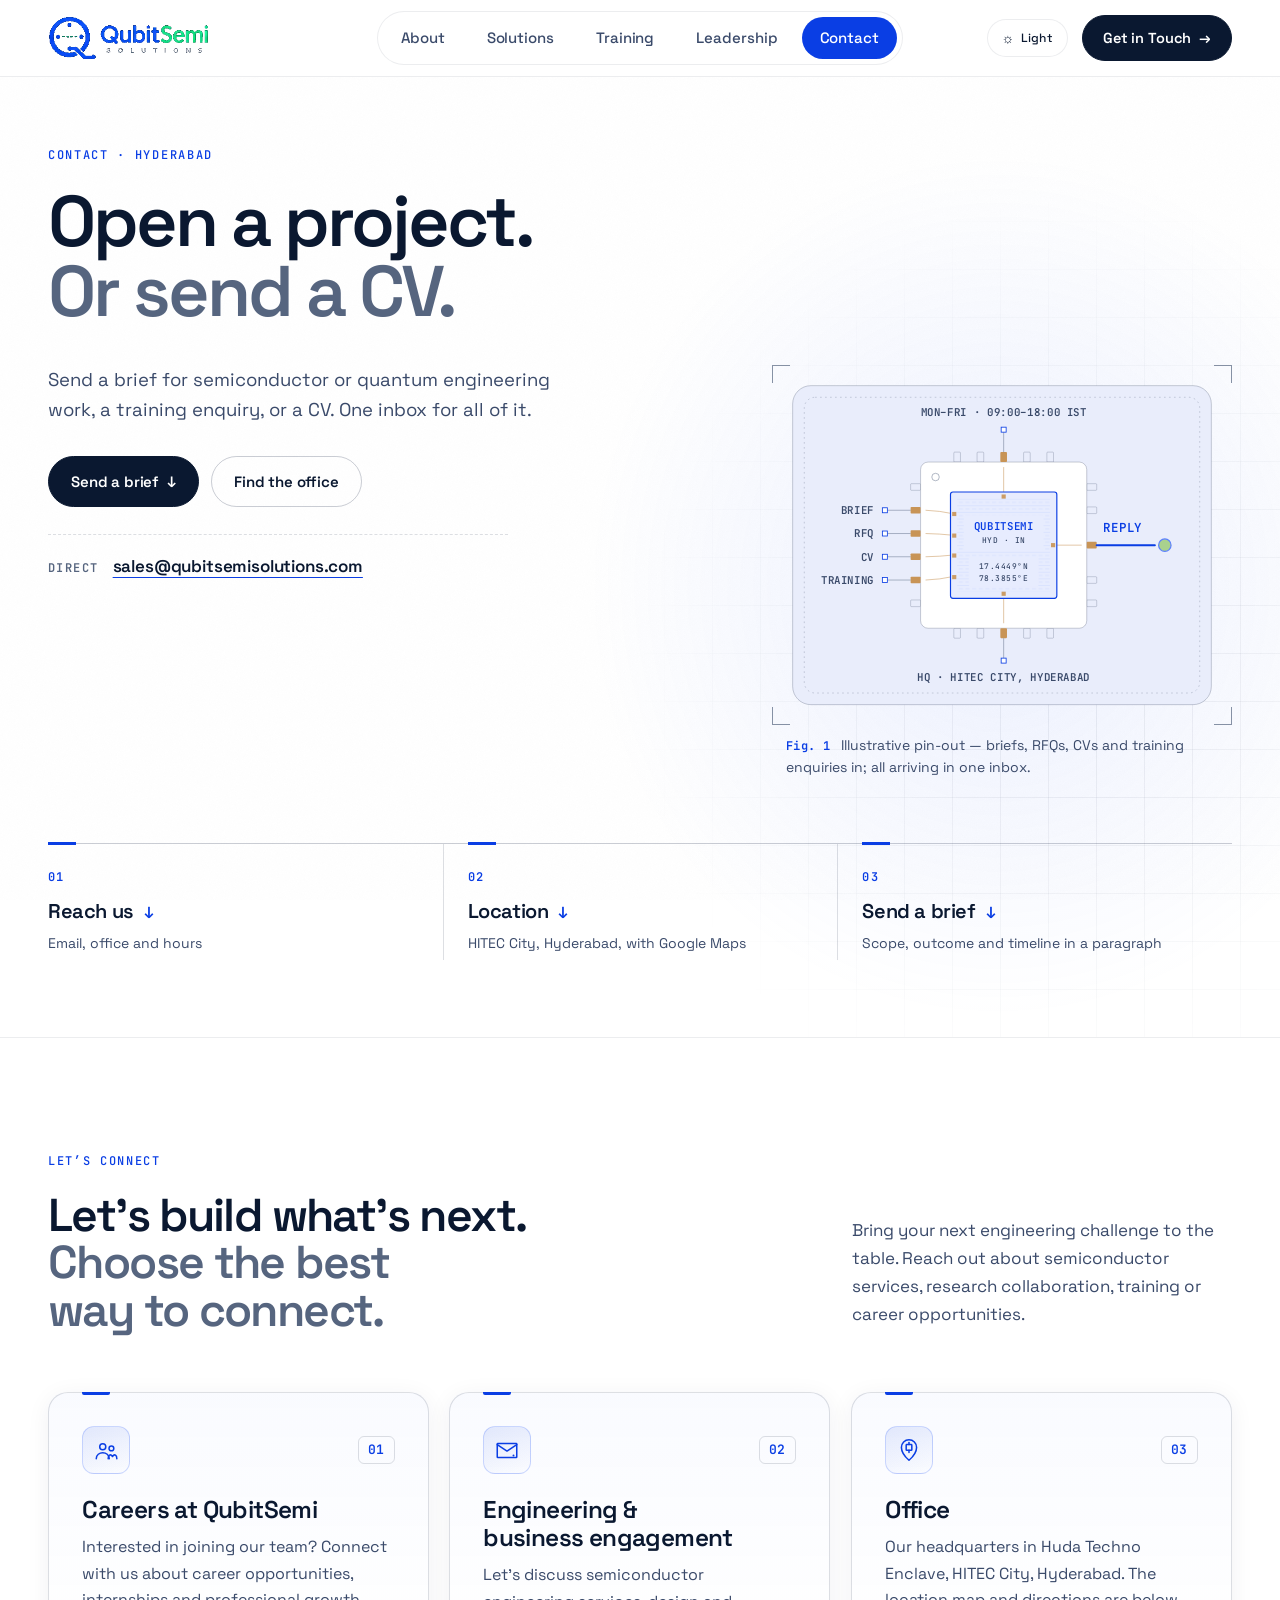
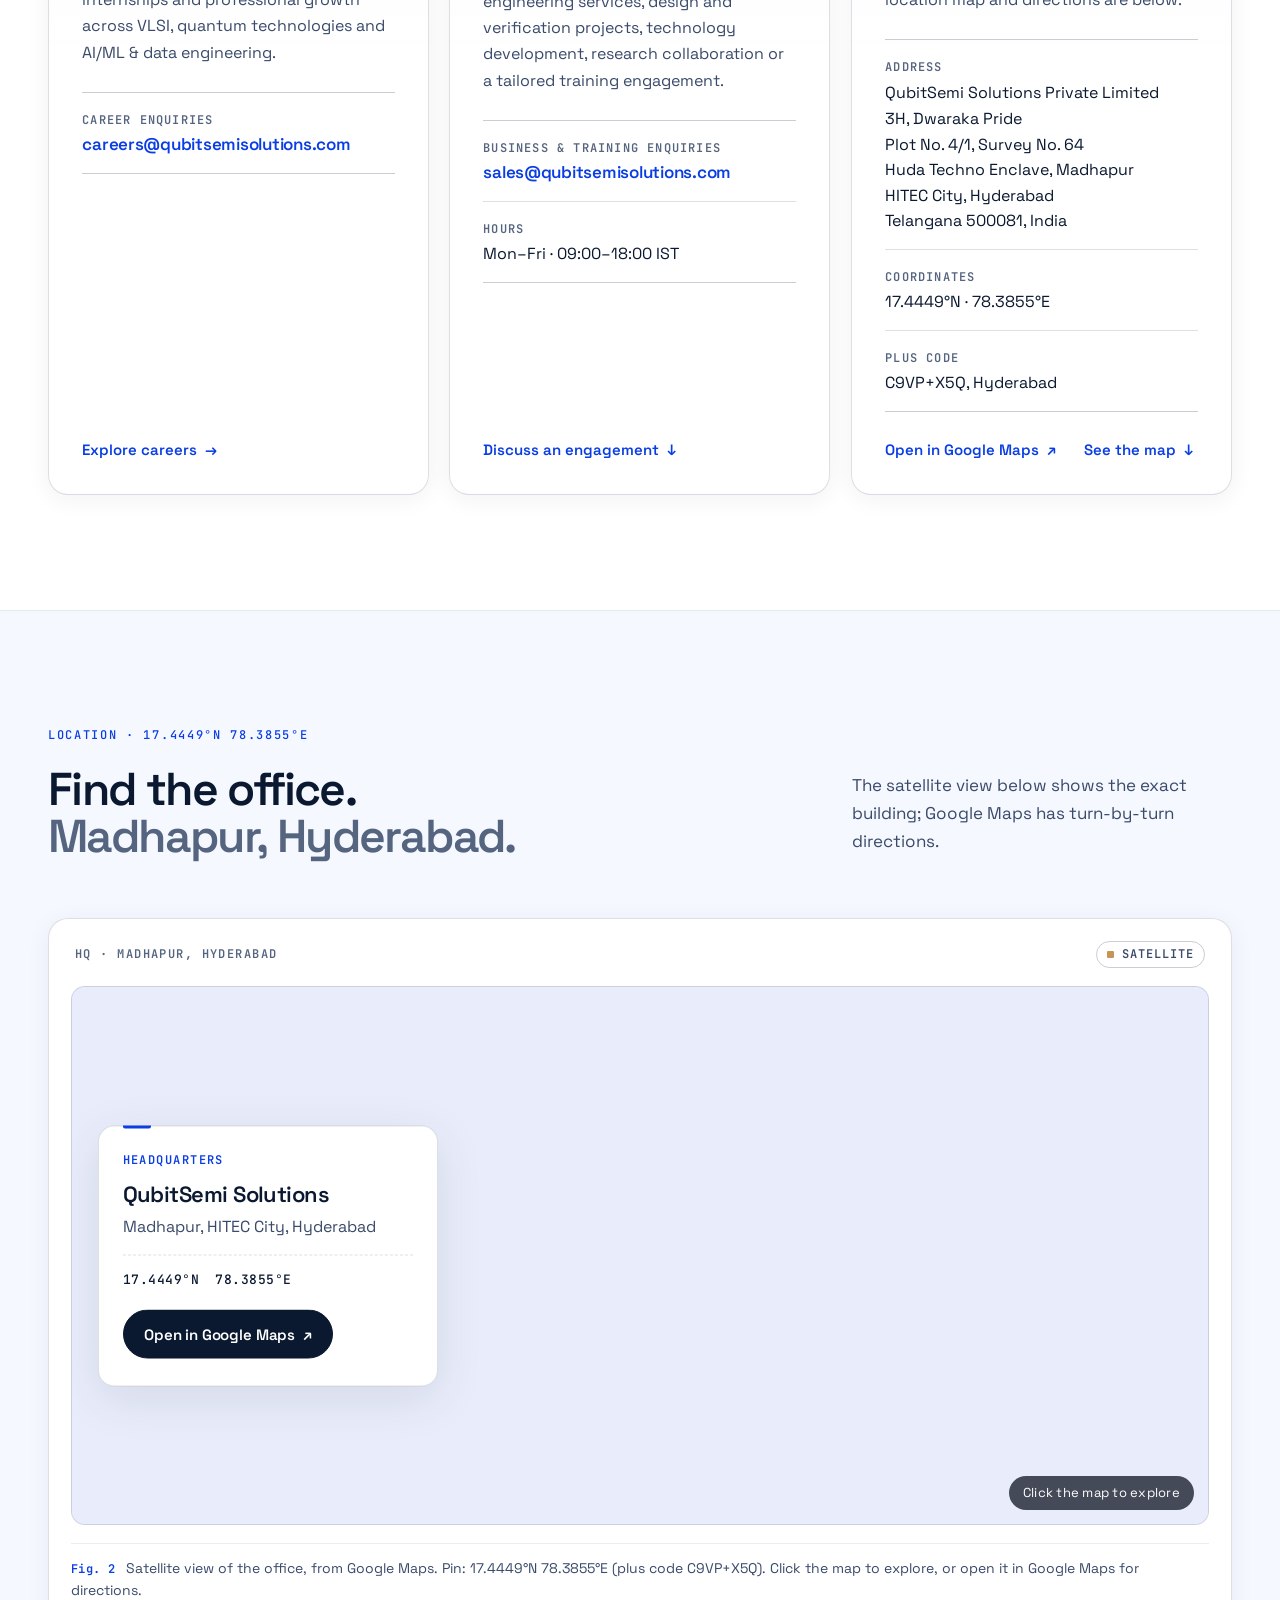
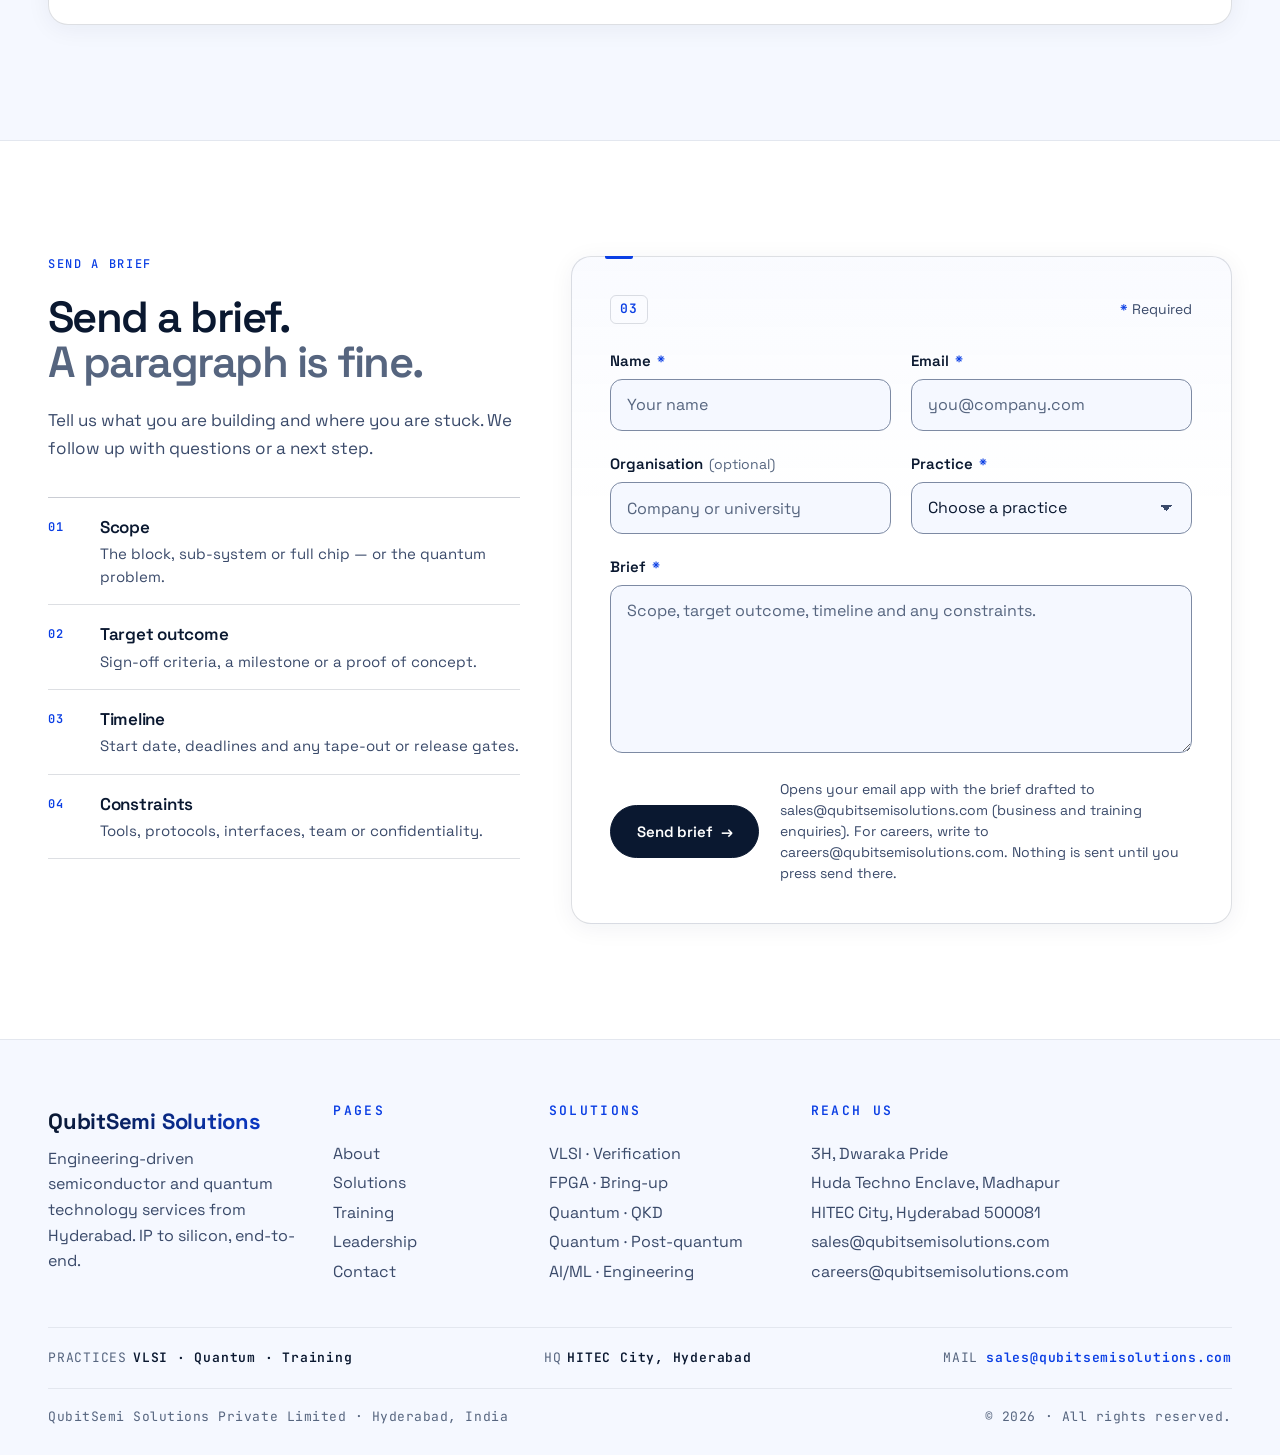
<file: contact.html>
<!DOCTYPE html>
<html lang="en" data-theme="light">
<head>
<meta charset="UTF-8" />
<meta name="viewport" content="width=device-width, initial-scale=1.0" />
<title>Contact QubitSemi · Hyderabad Office, Careers & Business</title>
<meta name="description" content="Contact QubitSemi Solutions in HITEC City, Hyderabad: business and training enquiries, careers, office address, map and a project brief form." />
<link rel="icon" type="image/png" sizes="64x64" href="favicon.png" />
<link rel="apple-touch-icon" href="apple-touch-icon.png" />
<meta name="robots" content="index, follow, max-image-preview:large" />
<meta name="theme-color" content="#ffffff" />
<link rel="preconnect" href="https://fonts.googleapis.com">
<link rel="preconnect" href="https://fonts.gstatic.com" crossorigin>
<link href="https://fonts.googleapis.com/css2?family=JetBrains+Mono:wght@400;500;600;700&family=Space+Grotesk:wght@400;500;600;700&display=swap" rel="stylesheet">
<meta property="og:type" content="website" />
<meta property="og:site_name" content="QubitSemi Solutions" />
<meta property="og:title" content="Contact QubitSemi · Hyderabad Office, Careers & Business" />
<meta property="og:description" content="Contact QubitSemi Solutions in HITEC City, Hyderabad: business and training enquiries, careers, office address, map and a project brief form." />
<meta property="og:url" content="https://www.qubitsemisolutions.com/contact.html" />
<meta property="og:image" content="https://www.qubitsemisolutions.com/og.png" />
<meta property="og:image:alt" content="QubitSemi Solutions — semiconductors, quantum technologies and beyond" />
<meta property="og:image:width" content="1200" />
<meta property="og:image:height" content="630" />
<meta property="og:locale" content="en_IN" />
<meta name="twitter:card" content="summary_large_image" />
<meta name="twitter:title" content="Contact QubitSemi · Hyderabad Office, Careers & Business" />
<meta name="twitter:description" content="Contact QubitSemi Solutions in HITEC City, Hyderabad: business and training enquiries, careers, office address, map and a project brief form." />
<meta name="twitter:image" content="https://www.qubitsemisolutions.com/og.png" />
<link rel="canonical" href="https://www.qubitsemisolutions.com/contact.html" />
<link rel="alternate" hreflang="en-IN" href="https://www.qubitsemisolutions.com/contact.html" />
<link rel="alternate" hreflang="x-default" href="https://www.qubitsemisolutions.com/contact.html" />
<script>/* runs before first paint: theme, js flag, page-transition support and the once-per-visit opening scene */
(function(d){d.classList.add('js');if(!(window.CSS&&CSS.registerProperty))d.classList.add('no-prop');if('CSSViewTransitionRule' in window)d.classList.add('vt');try{if(!sessionStorage.getItem('qsmi-intro')&&!(window.matchMedia&&matchMedia('(prefers-reduced-motion: reduce)').matches)){sessionStorage.setItem('qsmi-intro','1');d.classList.add('intro','intro-wait');var go=function(){d.classList.remove('intro-wait')};document.addEventListener('DOMContentLoaded',function(){try{document.fonts.load('600 1em "Space Grotesk"').then(go,go)}catch(e){go()}});setTimeout(go,1100);setTimeout(function(){d.classList.remove('intro')},4200)}}catch(e){}var t=null;try{t=localStorage.getItem('qsmi-theme')}catch(e){}if(t!=='light'&&t!=='dark'){t=(window.matchMedia&&matchMedia('(prefers-color-scheme: dark)').matches)?'dark':'light'}d.setAttribute('data-theme',t);var m=document.querySelector('meta[name="theme-color"]');if(m)m.setAttribute('content',t==='dark'?'#060c1a':'#ffffff')})(document.documentElement);</script>
<link rel="stylesheet" href="styles.css?v=20261108p" />
</head>
<body>
<a class="skip-link" href="#main">Skip to content</a>

<div class="scroll-progress" id="scroll-progress" aria-hidden="true"></div>

<header class="masthead" role="banner">
  <div class="container masthead-inner">
    <a href="index.html" class="masthead-logo" aria-label="QubitSemi Solutions — home">
      <img class="masthead-logo-img logo-light" src="logo.png" alt="QubitSemi Solutions" width="297" height="81" loading="lazy" decoding="async" />
      <img class="masthead-logo-img logo-dark" src="logo-dark.png" alt="" width="297" height="81" aria-hidden="true" loading="lazy" decoding="async" />
    </a>
    <nav class="masthead-nav" aria-label="Primary">
      <a href="index.html">About</a>
      <a href="solutions.html">Solutions</a>
      <a href="training.html">Training</a>
      <a href="leadership.html">Leadership</a>
      <a href="contact.html">Contact</a>
    </nav>
    <div class="masthead-actions">
      <button type="button" class="theme-toggle-pill" data-theme-toggle aria-label="Switch theme">
        <span class="theme-icon-light" aria-hidden="true">☼</span>
        <span class="theme-icon-dark" aria-hidden="true">☾</span>
        <span class="theme-label">Light</span>
      </button>
      <a href="contact.html" class="btn-cta">Get in Touch <span aria-hidden="true">→</span></a>
    </div>

    <button type="button" class="masthead-burger" data-nav-toggle aria-label="Open menu" aria-expanded="false" aria-controls="mobile-nav">
      <span class="burger-bar"></span><span class="burger-bar"></span><span class="burger-bar"></span>
    </button>
  </div>
</header>

<div class="nav-scrim" data-nav-scrim aria-hidden="true"></div>

<div class="nav-drawer" id="mobile-nav" data-nav-drawer aria-hidden="true">
  <nav aria-label="Mobile">
    <a href="index.html">About</a>
    <a href="solutions.html">Solutions</a>
    <a href="training.html">Training</a>
    <a href="leadership.html">Leadership</a>
    <a href="contact.html">Contact</a>
  </nav>
  <a href="contact.html" class="btn-cta nav-drawer-cta">Get in Touch <span aria-hidden="true">→</span></a>
  <p class="nav-drawer-meta">
    <a href="mailto:sales@qubitsemisolutions.com">sales@qubitsemisolutions.com</a><br>
    <a href="mailto:careers@qubitsemisolutions.com">careers@qubitsemisolutions.com</a>
  </p>
</div>

<main id="main" tabindex="-1" class="hv2">

<!-- ─── PAGE HERO · net label + two-tone h1 + lede + pin-out accent ─── -->
<section class="hv2-page-hero conv2-hero" aria-labelledby="con-title">
  <div class="container hv2-railed">
    <div class="hv2-page-hero-grid">
      <p class="hv2-net">Contact · Hyderabad</p>
      <h1 class="hv2-page-title" id="con-title">Open a project. <span class="hv2-mute">Or send a CV.</span></h1>
      <div class="hv2-page-copy">
        <p class="hv2-page-lede">Send a brief for semiconductor or quantum engineering work, a training enquiry, or a CV. One inbox for all of it.</p>
        <div class="hv2-actions">
          <a href="#brief" class="btn-cta">Send a brief <span aria-hidden="true">↓</span></a>
          <a href="#location" class="btn-cta-outline">Find the office</a>
        </div>
        <p class="conv2-direct"><span class="conv2-direct-k">Direct</span><a href="mailto:sales@qubitsemisolutions.com">sales@qubitsemisolutions.com</a></p>
      </div>
      <figure class="hv2-hero-art">
        <div class="hv2-art-frame">
          <svg class="hv2-art-svg conv2-pinout" viewBox="0 0 520 400" role="img" aria-labelledby="con-art-title"><title id="con-art-title">Illustrative chip pin-out. Inputs labelled brief, RFQ, CV and training enter the package; a clock pin reads Monday to Friday, 09:00 to 18:00 IST; an HQ pin reads HITEC City, Hyderabad; the output pin reads reply.</title><defs><pattern id="con-std" width="8" height="8" patternUnits="userSpaceOnUse"><path class="hv2-sk-hatch" d="M0 .5H8M0 4.5H5"/></pattern></defs><rect class="hv2-sk-sub" x="8" y="8" width="504" height="384" rx="22"/><rect class="hv2-sk-faint" x="22" y="22" width="476" height="356" rx="13"/><g class="conv2-sk-nc"><rect x="150" y="126" width="12" height="8" rx="1"/><rect x="150" y="266" width="12" height="8" rx="1"/><rect x="362" y="126" width="12" height="8" rx="1"/><rect x="362" y="154" width="12" height="8" rx="1"/><rect x="362" y="238" width="12" height="8" rx="1"/><rect x="362" y="266" width="12" height="8" rx="1"/><rect x="202" y="88" width="8" height="12" rx="1"/><rect x="202" y="300" width="8" height="12" rx="1"/><rect x="230" y="88" width="8" height="12" rx="1"/><rect x="230" y="300" width="8" height="12" rx="1"/><rect x="286" y="88" width="8" height="12" rx="1"/><rect x="286" y="300" width="8" height="12" rx="1"/><rect x="314" y="88" width="8" height="12" rx="1"/><rect x="314" y="300" width="8" height="12" rx="1"/></g><rect class="conv2-sk-pkg" x="162" y="100" width="200" height="200" rx="9"/><circle class="hv2-sk-line" cx="180" cy="118" r="4.5"/><path class="hv2-sk-wire" d="M168 158Q186 158.8 200 162M168 186Q186 186.4 200 188M168 214Q186 213.6 200 212M168 242Q186 241.2 200 238M262 106V138M262 294V262M356 200H326"/><rect class="hv2-sk-die" x="198" y="136" width="128" height="128" rx="3"/><rect fill="url(#con-std)" x="206" y="144" width="112" height="112"/><g class="hv2-sk-diepad"><rect x="200" y="160" width="5" height="5"/><rect x="200" y="186" width="5" height="5"/><rect x="200" y="210" width="5" height="5"/><rect x="200" y="236" width="5" height="5"/><rect x="259.5" y="139" width="5" height="5"/><rect x="259.5" y="256" width="5" height="5"/><rect x="319" y="197.5" width="5" height="5"/></g><rect class="hv2-sk-chip" x="214" y="164" width="96" height="42" rx="2"/><text class="conv2-art-lbl conv2-art-lbl--acc" x="262" y="182" text-anchor="middle">QUBITSEMI</text><text class="hv2-sk-lbl hv2-sk-lbl--sm" x="262" y="198" text-anchor="middle">HYD · IN</text><rect class="hv2-sk-chip" x="220" y="214" width="84" height="36" rx="2"/><text class="hv2-sk-lbl hv2-sk-lbl--sm" x="262" y="229" text-anchor="middle">17.4449°N</text><text class="hv2-sk-lbl hv2-sk-lbl--sm" x="262" y="243" text-anchor="middle">78.3855°E</text><g class="hv2-sk-pad"><rect x="150" y="154" width="12" height="8" rx="1"/><rect x="150" y="182" width="12" height="8" rx="1"/><rect x="150" y="210" width="12" height="8" rx="1"/><rect x="150" y="238" width="12" height="8" rx="1"/><rect x="258" y="88" width="8" height="12" rx="1"/><rect x="258" y="300" width="8" height="12" rx="1"/><rect x="362" y="196" width="12" height="8" rx="1"/></g><path class="hv2-sk-line" d="M122 158H150M122 186H150M122 214H150M122 242H150M262 88V64M262 312V336"/><g class="hv2-sk-via"><rect x="116" y="155" width="6" height="6"/><rect x="116" y="183" width="6" height="6"/><rect x="116" y="211" width="6" height="6"/><rect x="116" y="239" width="6" height="6"/><rect x="259" y="58" width="6" height="6"/><rect x="259" y="336" width="6" height="6"/></g><text class="conv2-art-lbl" x="106" y="162.5" text-anchor="end">BRIEF</text><text class="conv2-art-lbl" x="106" y="190.5" text-anchor="end">RFQ</text><text class="conv2-art-lbl" x="106" y="218.5" text-anchor="end">CV</text><text class="conv2-art-lbl" x="106" y="246.5" text-anchor="end">TRAINING</text><text class="conv2-art-lbl" x="262" y="44" text-anchor="middle">MON–FRI · 09:00–18:00 IST</text><text class="conv2-art-lbl" x="262" y="364" text-anchor="middle">HQ · HITEC CITY, HYDERABAD</text><path class="hv2-sk-acc" d="M374 200H444"/><circle class="hv2-sk-q hv2-sk-q--on" cx="456" cy="200" r="7.5"/><text class="conv2-art-lbl conv2-art-lbl--acc conv2-art-lbl--lg" x="382" y="184">REPLY</text><path class="hv2-sk-pulse" d="M119 158H186V200H444"/></svg>
        </div>
        <figcaption class="hv2-cap"><b>Fig. 1</b> Illustrative pin-out — briefs, RFQs, CVs and training enquiries in; all arriving in one inbox.</figcaption>
      </figure>
    </div>

    <nav class="hv2-toc" aria-label="On this page">
      <ol>
        <li><a href="#reach"><span class="hv2-toc-n">01</span><span class="hv2-toc-t">Reach us</span><span class="hv2-toc-d">Email, office and hours</span></a></li>
        <li><a href="#location"><span class="hv2-toc-n">02</span><span class="hv2-toc-t">Location</span><span class="hv2-toc-d">HITEC City, Hyderabad, with Google Maps</span></a></li>
        <li><a href="#brief"><span class="hv2-toc-n">03</span><span class="hv2-toc-t">Send a brief</span><span class="hv2-toc-d">Scope, outcome and timeline in a paragraph</span></a></li>
      </ol>
    </nav>
  </div>
</section>

<!-- ─── REACH US · C·01 careers, C·02 engagement, C·03 office (contact structure from the live site, 2026-11-03) ─── -->
<section class="hv2-sec conv2-reach" id="reach" aria-labelledby="con-reach-title">
  <div class="container hv2-railed">
    <div class="hv2-sec-head reveal">
      <div>
        <p class="hv2-net">Let’s connect</p>
        <h2 class="hv2-h2" id="con-reach-title">Let’s build what’s next. <span class="hv2-mute">Choose the best way to connect.</span></h2>
      </div>
      <p class="hv2-lede">Bring your next engineering challenge to the table. Reach out about semiconductor services, research collaboration, training or career opportunities.</p>
    </div>

    <div class="hv2-grid hv2-grid--3">
      <article class="hv2-card conv2-reach-card reveal">
        <div class="hv2-card-head">
          <span class="hv2-card-icon" aria-hidden="true"><svg viewBox="0 0 24 24"><use href="#i-team"/></svg></span>
          <span class="hv2-ref">01</span>
        </div>
        <h3>Careers at QubitSemi</h3>
        <p>Interested in joining our team? Connect with us about career opportunities, internships and professional growth across VLSI, quantum technologies and AI/ML &amp; data engineering.</p>
        <dl class="hv2-dl conv2-dl">
          <div><dt>Career enquiries</dt><dd><a class="conv2-email" href="mailto:careers@qubitsemisolutions.com">careers@qubitsemisolutions.com</a></dd></div>
        </dl>
        <div class="hv2-card-foot conv2-card-foot">
          <a class="hv2-link hv2-link--ink" href="mailto:careers@qubitsemisolutions.com?subject=QubitSemi%20Careers%20Enquiry">Explore careers <span aria-hidden="true">→</span></a>
        </div>
      </article>

      <article class="hv2-card conv2-reach-card reveal" data-reveal-delay="1">
        <div class="hv2-card-head">
          <span class="hv2-card-icon" aria-hidden="true"><svg viewBox="0 0 24 24"><use href="#i-contact"/></svg></span>
          <span class="hv2-ref">02</span>
        </div>
        <h3>Engineering &amp; business engagement</h3>
        <p>Let’s discuss semiconductor engineering services, design and verification projects, technology development, research collaboration or a tailored training engagement.</p>
        <dl class="hv2-dl conv2-dl">
          <div><dt>Business &amp; training enquiries</dt><dd><a class="conv2-email" href="mailto:sales@qubitsemisolutions.com">sales@qubitsemisolutions.com</a></dd></div>
          <div><dt>Hours</dt><dd>Mon–Fri · 09:00–18:00 IST</dd></div>
        </dl>
        <div class="hv2-card-foot conv2-card-foot">
          <a class="hv2-link hv2-link--ink" href="#brief">Discuss an engagement <span aria-hidden="true">↓</span></a>
        </div>
      </article>

      <article class="hv2-card conv2-reach-card reveal" data-reveal-delay="2">
        <div class="hv2-card-head">
          <span class="hv2-card-icon" aria-hidden="true"><svg viewBox="0 0 24 24"><use href="#i-con-pin"/></svg></span>
          <span class="hv2-ref">03</span>
        </div>
        <h3>Office</h3>
        <p>Our headquarters in Huda Techno Enclave, HITEC City, Hyderabad. The location map and directions are below.</p>
        <dl class="hv2-dl conv2-dl">
          <div><dt>Address</dt><dd><address class="conv2-addr">QubitSemi Solutions Private Limited<br>3H, Dwaraka Pride<br>Plot No. 4/1, Survey No. 64<br>Huda Techno Enclave, Madhapur<br>HITEC City, Hyderabad<br>Telangana 500081, India</address></dd></div>
          <div><dt>Coordinates</dt><dd>17.4449°N · 78.3855°E</dd></div>
          <div><dt>Plus code</dt><dd>C9VP+X5Q, Hyderabad</dd></div>
        </dl>
        <!-- PLACEHOLDER: visiting hours / appointment policy and a landmark or parking note, if the client wants them published. -->
        <div class="hv2-card-foot conv2-card-foot">
          <a class="hv2-link hv2-link--ink" href="https://www.google.com/maps/place/Dwaraka+Pride+-The+Headquarters+Coworking+Space+in+Hyderabad/@17.4449101,78.3854539,17z/data=!4m6!3m5!1s0x3bcb91e182b67081:0x5a8c3fca53ad932b!8m2!3d17.4449101!4d78.3854539" target="_blank" rel="noopener noreferrer">Open in Google Maps <span aria-hidden="true">↗</span><span class="sr-only"> (opens in a new tab)</span></a>
          <a class="hv2-link hv2-link--ink" href="#location">See the map <span aria-hidden="true">↓</span></a>
        </div>
      </article>
    </div>
  </div>
</section>

<!-- ─── LOCATION · schematic map (theme-aware kit) + address card ─── -->
<section class="hv2-sec hv2-sec--soft conv2-location" id="location" aria-labelledby="con-loc-title">
  <div class="container hv2-railed">
    <div class="hv2-sec-head reveal">
      <div>
        <p class="hv2-net">Location · 17.4449°N 78.3855°E</p>
        <h2 class="hv2-h2" id="con-loc-title">Find the office. <span class="hv2-mute">Madhapur, Hyderabad.</span></h2>
      </div>
      <p class="hv2-lede">The satellite view below shows the exact building; Google Maps has turn-by-turn directions.</p>
    </div>

    <figure class="hv2-figure conv2-map reveal">
      <div class="hv2-figure-head">
        <span class="hv2-figure-title">HQ · Madhapur, Hyderabad</span>
        <span class="hv2-tag">Satellite</span>
      </div>
      <div class="conv2-map-stage">
        <div class="conv2-map-frame-wrap" data-map><iframe class="conv2-map-frame" title="Satellite view of the QubitSemi Solutions office at Dwaraka Pride, Madhapur, Hyderabad" src="https://maps.google.com/maps?q=17.4449101,78.3854539&amp;t=k&amp;z=19&amp;hl=en&amp;output=embed" loading="lazy" referrerpolicy="no-referrer-when-downgrade"></iframe><span class="conv2-map-hint" aria-hidden="true">Click the map to explore</span></div>
        <div class="conv2-map-card">
          <p class="conv2-map-k">Headquarters</p>
          <p class="conv2-map-name">QubitSemi Solutions</p>
          <p class="conv2-map-addr">Madhapur, HITEC City, Hyderabad</p>
          <p class="conv2-map-coord"><span>17.4449°N</span><span>78.3855°E</span></p>
          <a class="btn-cta conv2-maps-btn" href="https://www.google.com/maps/place/Dwaraka+Pride+-The+Headquarters+Coworking+Space+in+Hyderabad/@17.4449101,78.3854539,17z/data=!4m6!3m5!1s0x3bcb91e182b67081:0x5a8c3fca53ad932b!8m2!3d17.4449101!4d78.3854539" target="_blank" rel="noopener noreferrer">Open in Google Maps <span aria-hidden="true">↗</span><span class="sr-only"> (opens in a new tab)</span></a>
        </div>
      </div>
      <figcaption class="hv2-cap"><b>Fig. 2</b> Satellite view of the office, from Google Maps. Pin: 17.4449°N 78.3855°E (plus code C9VP+X5Q). Click the map to explore, or open it in Google Maps for directions.</figcaption>
    </figure>
  </div>
</section>

<!-- ─── SEND A BRIEF · guidance + form (script.js contract unchanged) ─── -->
<section class="hv2-sec conv2-brief" id="brief" aria-labelledby="con-brief-title">
  <div class="container hv2-railed">
    <div class="hv2-split hv2-split--5-7 conv2-brief-grid">
      <div class="conv2-brief-head reveal">
        <p class="hv2-net">Send a brief</p>
        <h2 class="hv2-h2" id="con-brief-title">Send a brief. <span class="hv2-mute">A paragraph is fine.</span></h2>
        <p class="hv2-lede">Tell us what you are building and where you are stuck. We follow up with questions or a next step.</p>

        <ol class="conv2-include" aria-label="What to include">
          <li><span class="conv2-include-n" aria-hidden="true">01</span><p><strong>Scope</strong> The block, sub-system or full chip — or the quantum problem.</p></li>
          <li><span class="conv2-include-n" aria-hidden="true">02</span><p><strong>Target outcome</strong> Sign-off criteria, a milestone or a proof of concept.</p></li>
          <li><span class="conv2-include-n" aria-hidden="true">03</span><p><strong>Timeline</strong> Start date, deadlines and any tape-out or release gates.</p></li>
          <li><span class="conv2-include-n" aria-hidden="true">04</span><p><strong>Constraints</strong> Tools, protocols, interfaces, team or confidentiality.</p></li>
        </ol>
      </div>

      <div class="hv2-card conv2-form-card reveal" data-reveal-delay="1">
        <div class="hv2-card-head conv2-form-head">
          <span class="hv2-ref">03</span>
          <span class="conv2-req" aria-hidden="true"><abbr>*</abbr> Required</span>
        </div>
        <form class="form conv2-form" action="mailto:sales@qubitsemisolutions.com" method="post" enctype="text/plain" novalidate aria-labelledby="con-brief-title">
          <label><span>Name <abbr title="required" aria-hidden="true">*</abbr></span><input type="text" name="name" autocomplete="name" required placeholder="Your name"/></label>
          <label><span>Email <abbr title="required" aria-hidden="true">*</abbr></span><input type="email" name="email" autocomplete="email" required placeholder="you@company.com"/></label>
          <label><span>Organisation <small>(optional)</small></span><input type="text" name="org" autocomplete="organization" placeholder="Company or university"/></label>
          <label><span>Practice <abbr title="required" aria-hidden="true">*</abbr></span>
            <select name="practice" required>
              <option value="">Choose a practice</option>
              <option>VLSI · IP / SoC Design</option>
              <option>VLSI · Design Verification</option>
              <option>VLSI · FPGA / Emulation / Bring-Up</option>
              <option>Quantum · Algorithms / Simulation</option>
              <option>Quantum · Hardware / Architecture</option>
              <option>Training · AI</option>
              <option>Training · Data Engineering</option>
              <option>General / Other</option>
            </select>
          </label>
          <label class="conv2-span"><span>Brief <abbr title="required" aria-hidden="true">*</abbr></span><textarea name="brief" rows="6" required placeholder="Scope, target outcome, timeline and any constraints."></textarea></label>
          <div class="conv2-submit">
            <button type="submit" class="btn-cta" aria-describedby="con-send-note">Send brief <span aria-hidden="true">→</span></button>
            <!-- PLACEHOLDER: this note describes the mailto fallback. Update it if FORM_ENDPOINT in script.js is set to a form backend. -->
            <p class="conv2-submit-note" id="con-send-note">Opens your email app with the brief drafted to sales@qubitsemisolutions.com (business and training enquiries). For careers, write to careers@qubitsemisolutions.com. Nothing is sent until you press send there.</p>
          </div>
          <p class="sent" role="status" aria-live="polite" hidden>Brief ready.</p>
        </form>
      </div>
    </div>
  </div>
</section>

</main>

<footer class="footprint" role="contentinfo">
  <div class="container">
    <div class="footprint-grid">
      <div class="footprint-brand"><div class="brand-name">QubitSemi Solutions</div><p>Engineering-driven semiconductor and quantum technology services from Hyderabad. IP to silicon, end-to-end.</p></div>
      <div><h2>Pages</h2><ul><li><a href="index.html">About</a></li><li><a href="solutions.html">Solutions</a></li><li><a href="training.html">Training</a></li><li><a href="leadership.html">Leadership</a></li><li><a href="contact.html">Contact</a></li></ul></div>
      <div><h2>Solutions</h2><ul><li><a href="solutions.html#vlsi">VLSI · Verification</a></li><li><a href="solutions.html#vlsi">FPGA · Bring-up</a></li><li><a href="solutions.html#quantum">Quantum · QKD</a></li><li><a href="solutions.html#quantum">Quantum · Post-quantum</a></li><li><a href="solutions.html#ai-ml">AI/ML · Engineering</a></li></ul></div>
      <div><h2>Reach us</h2><ul><li>3H, Dwaraka Pride</li><li>Huda Techno Enclave, Madhapur</li><li>HITEC City, Hyderabad 500081</li><li><a href="mailto:sales@qubitsemisolutions.com">sales@qubitsemisolutions.com</a></li><li><a href="mailto:careers@qubitsemisolutions.com">careers@qubitsemisolutions.com</a></li></ul></div>
    </div>
    <div class="colophon">
      <div class="colophon-cell"><span class="ck">Practices</span><span class="cv">VLSI · Quantum · Training</span></div>
      <div class="colophon-cell"><span class="ck">HQ</span><span class="cv">HITEC City, Hyderabad</span></div>
      <div class="colophon-sig"><span class="sig-k">MAIL</span><a class="sig-v" href="mailto:sales@qubitsemisolutions.com">sales@qubitsemisolutions.com</a></div>
    </div>
    <div class="footprint-base">
      <!-- PLACEHOLDER: add the company's registered CIN here once confirmed (the previous value was a dummy). -->
      <span>QubitSemi Solutions Private Limited · Hyderabad, India</span>
      <span>© <span data-year>2026</span> · All rights reserved.</span>
    </div>
  </div>
</footer>

<svg class="hv2-sprite" style="position:absolute;width:0;height:0;overflow:hidden" width="0" height="0" aria-hidden="true" focusable="false"><defs><symbol id="i-team" viewBox="0 0 24 24" fill="none" stroke="currentColor" stroke-width="1.4" stroke-linecap="round" stroke-linejoin="round"><circle cx="9" cy="9" r="2.8"/><circle cx="17" cy="10.5" r="2.2"/><path d="M3 20 C3 16.5 6 14.5 9 14.5 C12 14.5 15 16.5 15 20"/><path d="M14 20 C14 17 16 15 18 18 C20 15 22 17 22 20"/></symbol><symbol id="i-contact" viewBox="0 0 24 24" fill="none" stroke="currentColor" stroke-width="1.4" stroke-linecap="round" stroke-linejoin="round"><rect x="3" y="6" width="18" height="13" rx="0.5"/><polyline points="3,7 12,13 21,7"/><circle cx="18" cy="17" r="0.9" fill="currentColor" stroke="none"/></symbol><symbol id="i-con-pin" viewBox="0 0 24 24" fill="none" stroke="currentColor" stroke-width="1.4" stroke-linecap="round" stroke-linejoin="round"><path d="M12 21.5C12 21.5 5 15.2 5 9.6a7 7 0 0 1 14 0c0 5.6-7 11.9-7 11.9z"/><rect x="9.4" y="7" width="5.2" height="5.2" rx="0.5"/><line x1="12" y1="5" x2="12" y2="7"/><line x1="12" y1="12.2" x2="12" y2="14.2"/></symbol></defs></svg>
<script src="script.js?v=20261108p" defer></script>
</body>
</html>
</file>
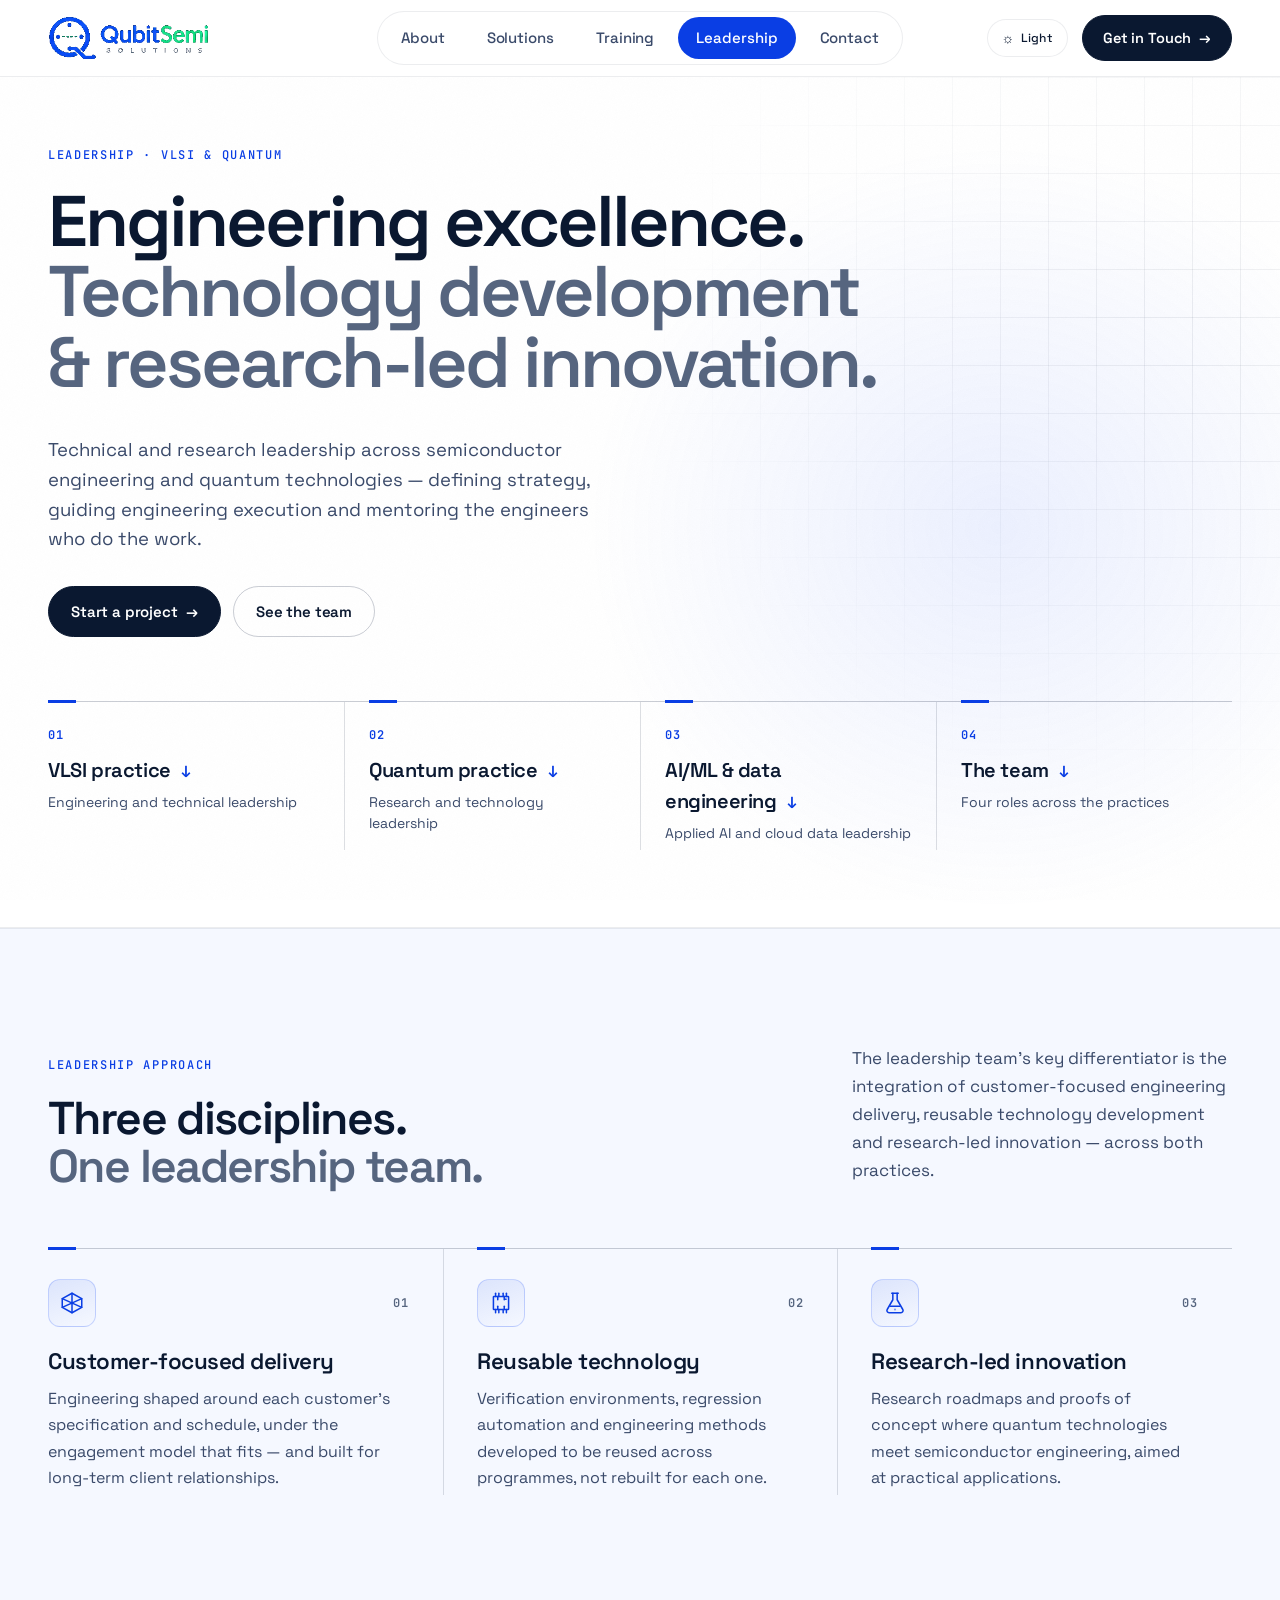
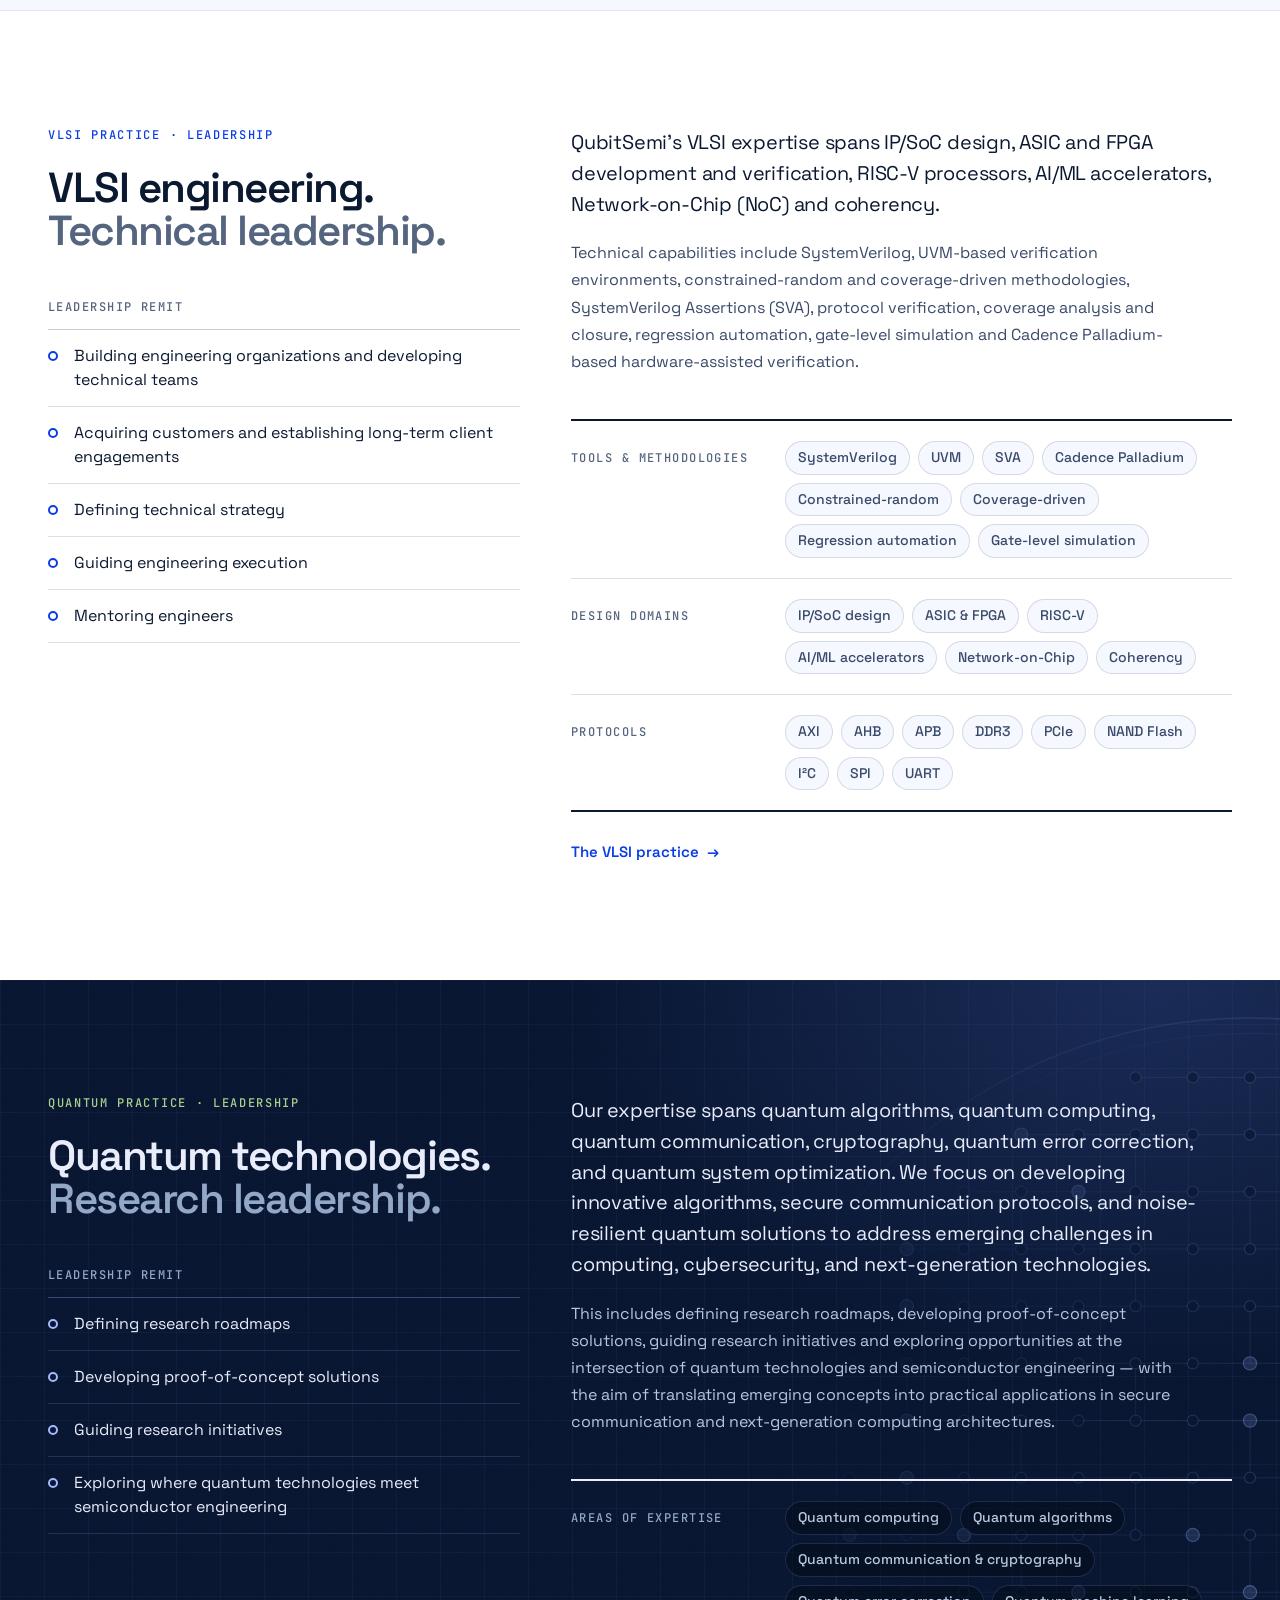
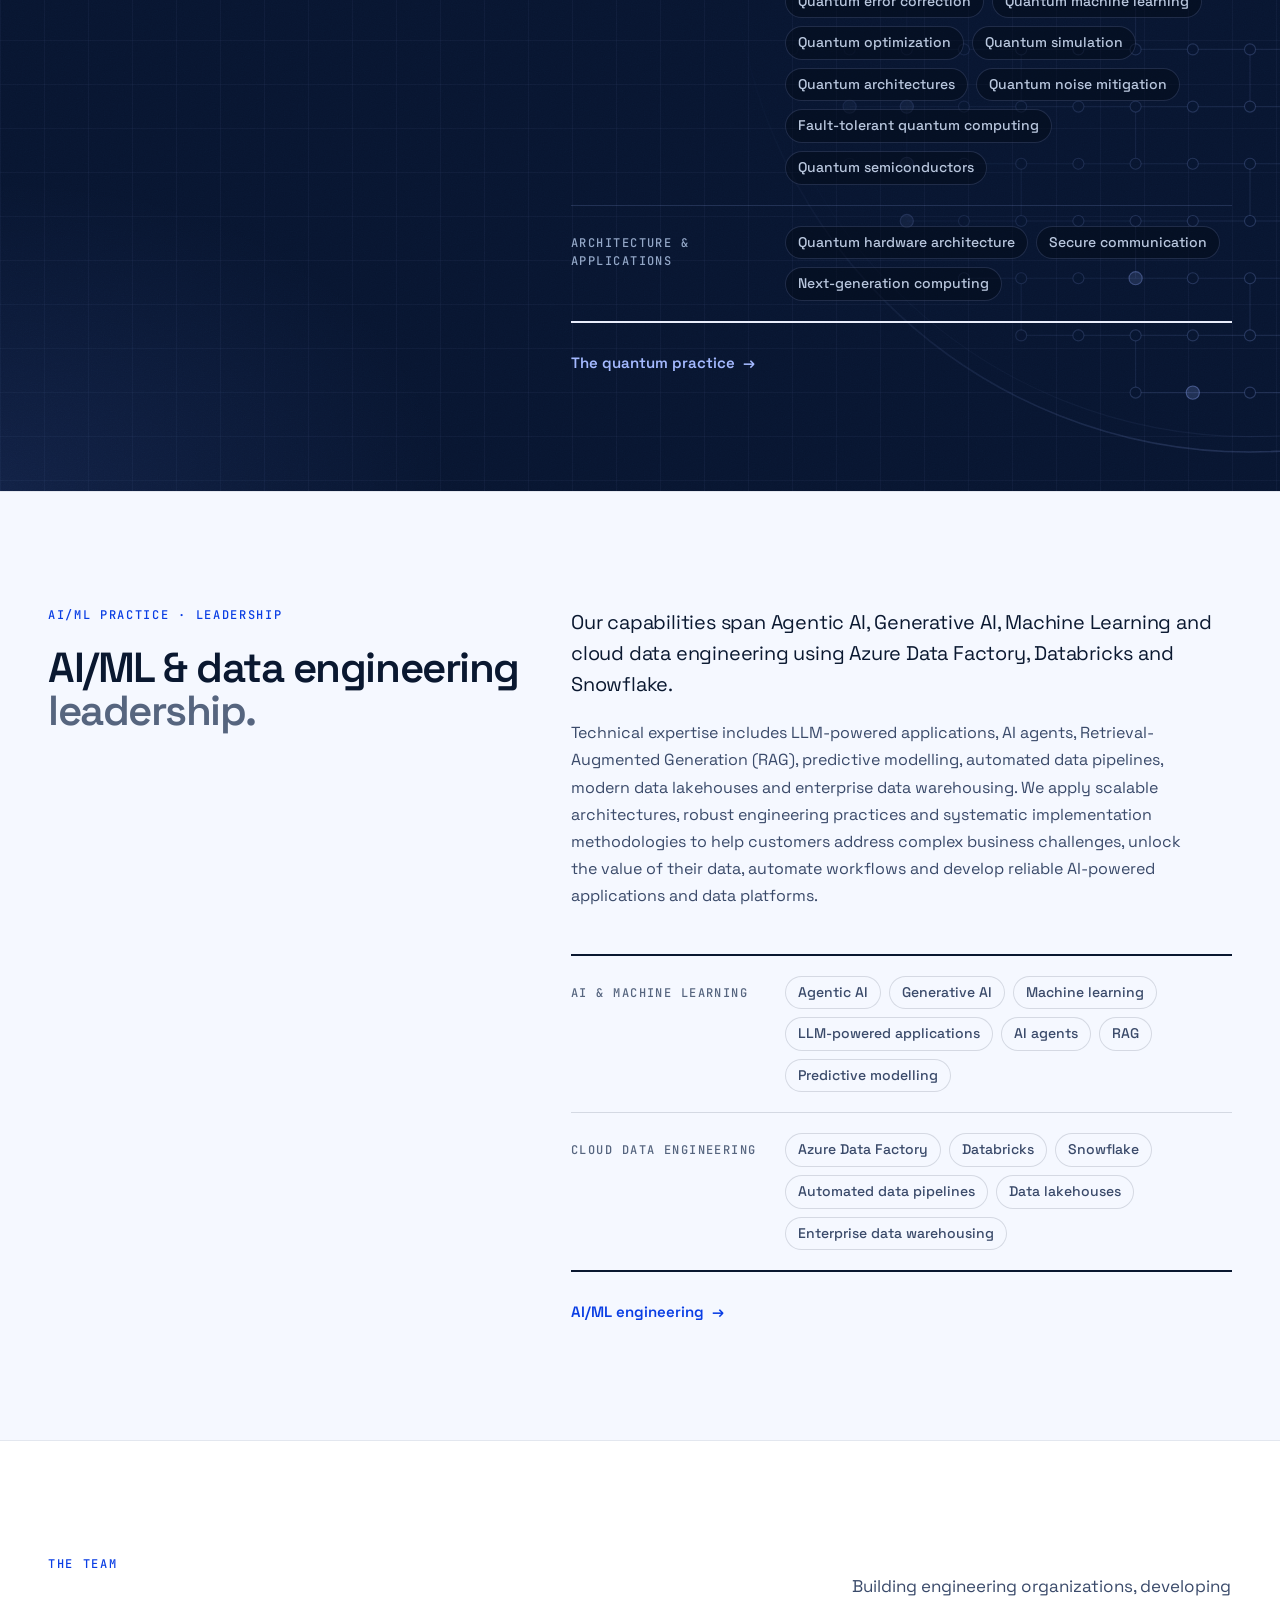
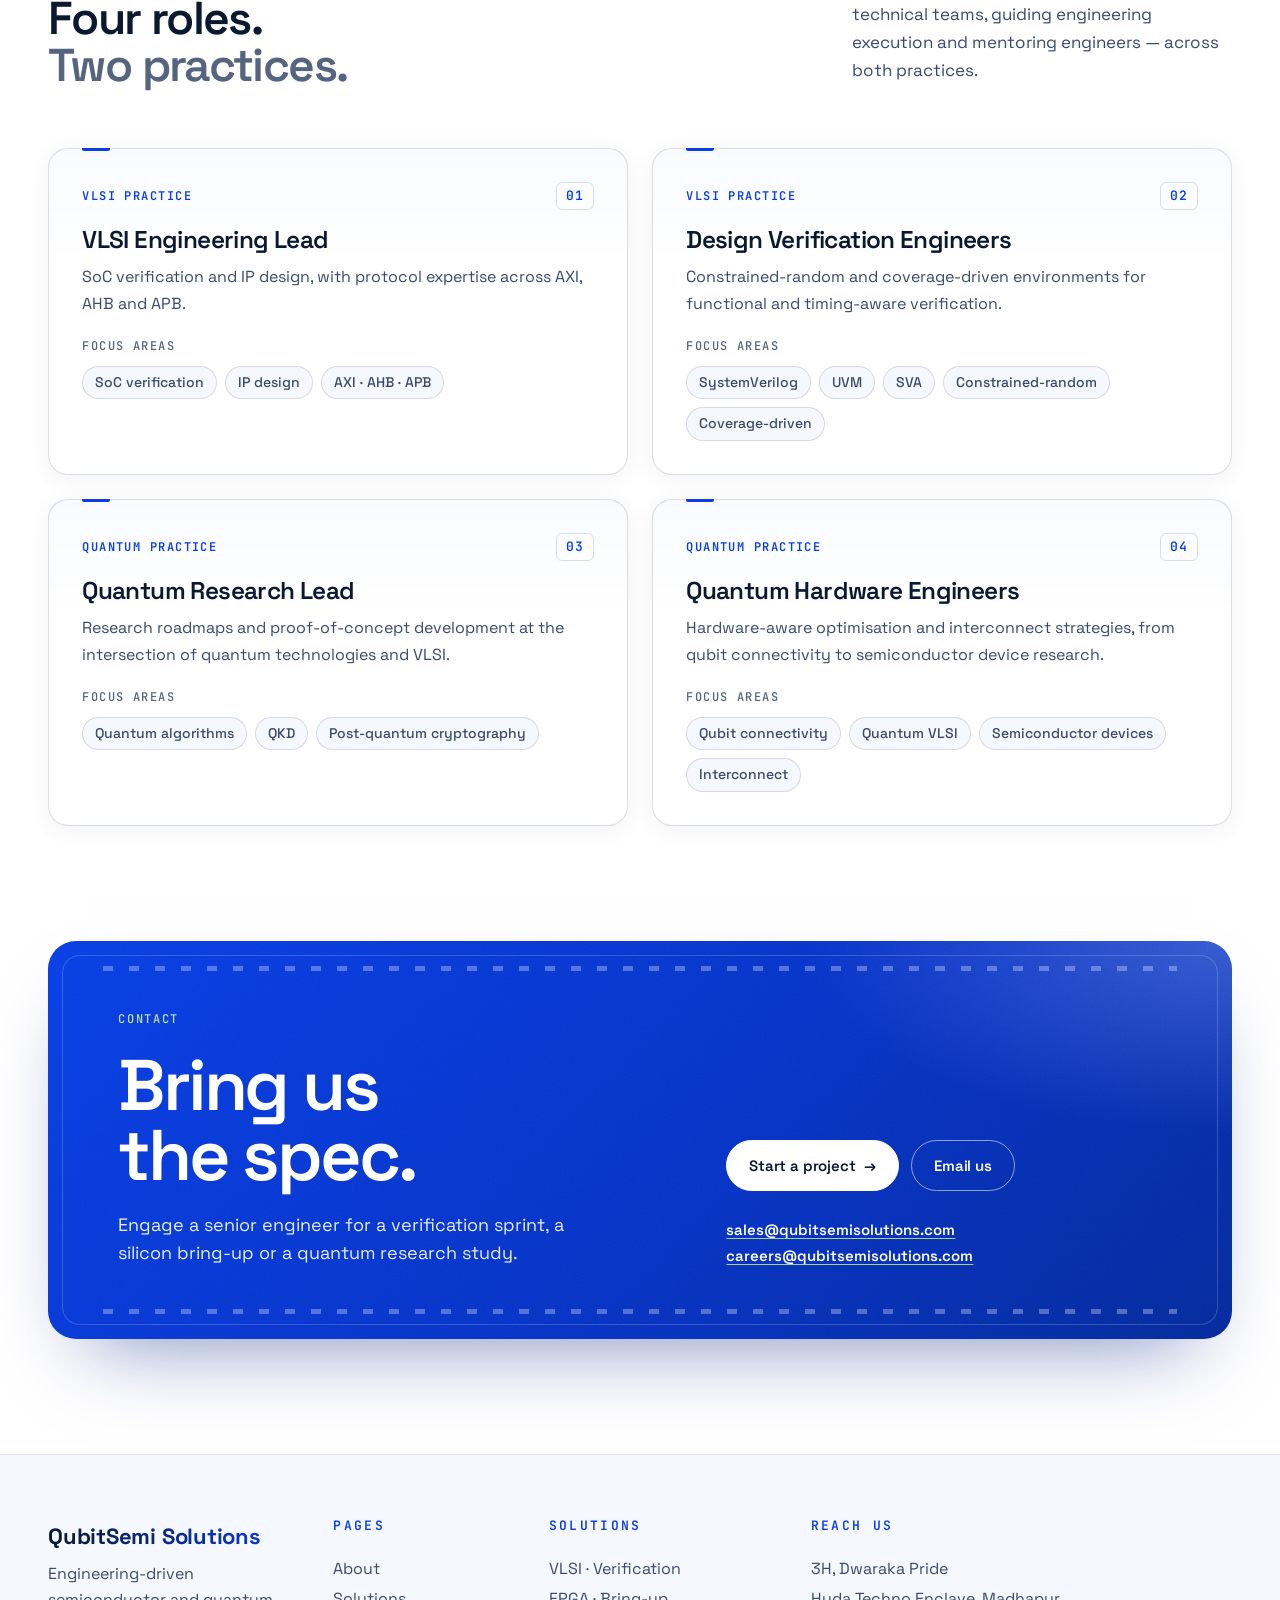
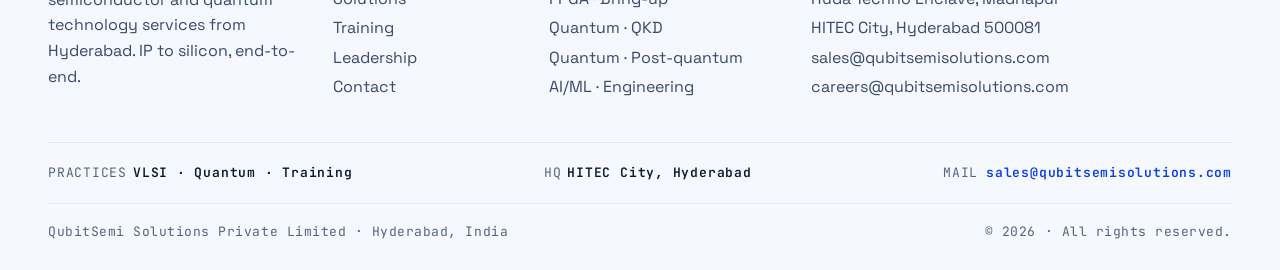
<file: leadership.html>
<!DOCTYPE html>
<html lang="en" data-theme="light">
<head>
<meta charset="UTF-8" />
<meta name="viewport" content="width=device-width, initial-scale=1.0" />
<title>Leadership Team · QubitSemi Solutions</title>
<meta name="description" content="Engineering excellence, technology development and research-led innovation: QubitSemi leadership across VLSI, quantum and AI/ML &amp; data engineering." />
<link rel="icon" type="image/png" sizes="64x64" href="favicon.png" />
<link rel="apple-touch-icon" href="apple-touch-icon.png" />
<meta name="robots" content="index, follow, max-image-preview:large" />
<meta name="theme-color" content="#ffffff" />
<link rel="preconnect" href="https://fonts.googleapis.com">
<link rel="preconnect" href="https://fonts.gstatic.com" crossorigin>
<link href="https://fonts.googleapis.com/css2?family=JetBrains+Mono:wght@400;500;600;700&family=Space+Grotesk:wght@400;500;600;700&display=swap" rel="stylesheet">
<meta property="og:type" content="website" />
<meta property="og:site_name" content="QubitSemi Solutions" />
<meta property="og:title" content="Leadership Team · QubitSemi Solutions" />
<meta property="og:description" content="Engineering excellence, technology development and research-led innovation: QubitSemi leadership across VLSI, quantum and AI/ML &amp; data engineering." />
<meta property="og:url" content="https://www.qubitsemisolutions.com/leadership.html" />
<meta property="og:image" content="https://www.qubitsemisolutions.com/og.png" />
<meta property="og:image:alt" content="QubitSemi Solutions — semiconductors, quantum technologies and beyond" />
<meta property="og:image:width" content="1200" />
<meta property="og:image:height" content="630" />
<meta property="og:locale" content="en_IN" />
<meta name="twitter:card" content="summary_large_image" />
<meta name="twitter:title" content="Leadership Team · QubitSemi Solutions" />
<meta name="twitter:description" content="Engineering excellence, technology development and research-led innovation: QubitSemi leadership across VLSI, quantum and AI/ML &amp; data engineering." />
<meta name="twitter:image" content="https://www.qubitsemisolutions.com/og.png" />
<link rel="canonical" href="https://www.qubitsemisolutions.com/leadership.html" />
<link rel="alternate" hreflang="en-IN" href="https://www.qubitsemisolutions.com/leadership.html" />
<link rel="alternate" hreflang="x-default" href="https://www.qubitsemisolutions.com/leadership.html" />
<script>/* runs before first paint: theme, js flag, page-transition support and the once-per-visit opening scene */
(function(d){d.classList.add('js');if(!(window.CSS&&CSS.registerProperty))d.classList.add('no-prop');if('CSSViewTransitionRule' in window)d.classList.add('vt');try{if(!sessionStorage.getItem('qsmi-intro')&&!(window.matchMedia&&matchMedia('(prefers-reduced-motion: reduce)').matches)){sessionStorage.setItem('qsmi-intro','1');d.classList.add('intro','intro-wait');var go=function(){d.classList.remove('intro-wait')};document.addEventListener('DOMContentLoaded',function(){try{document.fonts.load('600 1em "Space Grotesk"').then(go,go)}catch(e){go()}});setTimeout(go,1100);setTimeout(function(){d.classList.remove('intro')},4200)}}catch(e){}var t=null;try{t=localStorage.getItem('qsmi-theme')}catch(e){}if(t!=='light'&&t!=='dark'){t=(window.matchMedia&&matchMedia('(prefers-color-scheme: dark)').matches)?'dark':'light'}d.setAttribute('data-theme',t);var m=document.querySelector('meta[name="theme-color"]');if(m)m.setAttribute('content',t==='dark'?'#060c1a':'#ffffff')})(document.documentElement);</script>
<link rel="stylesheet" href="styles.css?v=20261108p" />
</head>
<body>
<a class="skip-link" href="#main">Skip to content</a>

<div class="scroll-progress" id="scroll-progress" aria-hidden="true"></div>

<header class="masthead" role="banner">
  <div class="container masthead-inner">
    <a href="index.html" class="masthead-logo" aria-label="QubitSemi Solutions — home">
      <img class="masthead-logo-img logo-light" src="logo.png" alt="QubitSemi Solutions" width="297" height="81" loading="lazy" decoding="async" />
      <img class="masthead-logo-img logo-dark" src="logo-dark.png" alt="" width="297" height="81" aria-hidden="true" loading="lazy" decoding="async" />
    </a>
    <nav class="masthead-nav" aria-label="Primary">
      <a href="index.html">About</a>
      <a href="solutions.html">Solutions</a>
      <a href="training.html">Training</a>
      <a href="leadership.html">Leadership</a>
      <a href="contact.html">Contact</a>
    </nav>
    <div class="masthead-actions">
      <button type="button" class="theme-toggle-pill" data-theme-toggle aria-label="Switch theme">
        <span class="theme-icon-light" aria-hidden="true">☼</span>
        <span class="theme-icon-dark" aria-hidden="true">☾</span>
        <span class="theme-label">Light</span>
      </button>
      <a href="contact.html" class="btn-cta">Get in Touch <span aria-hidden="true">→</span></a>
    </div>

    <button type="button" class="masthead-burger" data-nav-toggle aria-label="Open menu" aria-expanded="false" aria-controls="mobile-nav">
      <span class="burger-bar"></span><span class="burger-bar"></span><span class="burger-bar"></span>
    </button>
  </div>
</header>

<div class="nav-scrim" data-nav-scrim aria-hidden="true"></div>

<div class="nav-drawer" id="mobile-nav" data-nav-drawer aria-hidden="true">
  <nav aria-label="Mobile">
    <a href="index.html">About</a>
    <a href="solutions.html">Solutions</a>
    <a href="training.html">Training</a>
    <a href="leadership.html">Leadership</a>
    <a href="contact.html">Contact</a>
  </nav>
  <a href="contact.html" class="btn-cta nav-drawer-cta">Get in Touch <span aria-hidden="true">→</span></a>
  <p class="nav-drawer-meta">
    <a href="mailto:sales@qubitsemisolutions.com">sales@qubitsemisolutions.com</a><br>
    <a href="mailto:careers@qubitsemisolutions.com">careers@qubitsemisolutions.com</a>
  </p>
</div>

<main id="main" tabindex="-1" class="hv2">

<!-- ─── PAGE HERO · net label + two-tone h1 + lede (clock-tree schematic removed at the client's request) ─── -->
<section class="hv2-page-hero hv2-page-hero--plain" aria-labelledby="leav2-title">
  <div class="container hv2-railed">
    <div class="hv2-page-hero-grid">
      <p class="hv2-net">Leadership · VLSI &amp; quantum</p>
      <h1 class="hv2-page-title" id="leav2-title">Engineering excellence. <span class="hv2-mute">Technology development &amp; research-led innovation.</span></h1>
      <div class="hv2-page-copy">
        <p class="hv2-page-lede">Technical and research leadership across semiconductor engineering and quantum technologies — defining strategy, guiding engineering execution and mentoring the engineers who do the work.</p>
        <div class="hv2-actions">
          <a href="contact.html" class="btn-cta">Start a project <span aria-hidden="true">→</span></a>
          <a href="#team" class="btn-cta-outline">See the team</a>
        </div>
      </div>
    </div>

    <nav class="hv2-toc" aria-label="On this page">
      <ol>
        <li><a href="#vlsi-leadership"><span class="hv2-toc-n">01</span><span class="hv2-toc-t">VLSI practice</span><span class="hv2-toc-d">Engineering and technical leadership</span></a></li>
        <li><a href="#quantum-leadership"><span class="hv2-toc-n">02</span><span class="hv2-toc-t">Quantum practice</span><span class="hv2-toc-d">Research and technology leadership</span></a></li>
        <li><a href="#ai-leadership"><span class="hv2-toc-n">03</span><span class="hv2-toc-t">AI/ML &amp; data engineering</span><span class="hv2-toc-d">Applied AI and cloud data leadership</span></a></li>
        <li><a href="#team"><span class="hv2-toc-n">04</span><span class="hv2-toc-t">The team</span><span class="hv2-toc-d">Four roles across the practices</span></a></li>
      </ol>
    </nav>
  </div>
</section>

<!-- ─── APPROACH · the three disciplines the leadership integrates ─── -->
<section class="hv2-sec hv2-sec--soft" id="approach" aria-labelledby="leav2-approach-title">
  <div class="container hv2-railed">
    <div class="hv2-sec-head reveal">
      <div>
        <p class="hv2-net">Leadership approach</p>
        <h2 class="hv2-h2" id="leav2-approach-title">Three disciplines. <span class="hv2-mute">One leadership team.</span></h2>
      </div>
      <p class="hv2-lede">The leadership team’s key differentiator is the integration of customer-focused engineering delivery, reusable technology development and research-led innovation — across both practices.</p>
    </div>

    <ol class="leav2-pillars">
      <li class="reveal">
        <div class="leav2-pillar-head">
          <span class="hv2-card-icon" aria-hidden="true"><svg viewBox="0 0 24 24"><use href="#i-nextgen"/></svg></span>
          <span class="leav2-pillar-n" aria-hidden="true">01</span>
        </div>
        <h3>Customer-focused delivery</h3>
        <p>Engineering shaped around each customer’s specification and schedule, under the engagement model that fits — and built for long-term client relationships.</p>
      </li>
      <li class="reveal" data-reveal-delay="1">
        <div class="leav2-pillar-head">
          <span class="hv2-card-icon" aria-hidden="true"><svg viewBox="0 0 24 24"><use href="#i-fpga"/></svg></span>
          <span class="leav2-pillar-n" aria-hidden="true">02</span>
        </div>
        <h3>Reusable technology</h3>
        <p>Verification environments, regression automation and engineering methods developed to be reused across programmes, not rebuilt for each one.</p>
      </li>
      <li class="reveal" data-reveal-delay="2">
        <div class="leav2-pillar-head">
          <span class="hv2-card-icon" aria-hidden="true"><svg viewBox="0 0 24 24"><use href="#i-flask"/></svg></span>
          <span class="leav2-pillar-n" aria-hidden="true">03</span>
        </div>
        <h3>Research-led innovation</h3>
        <p>Research roadmaps and proofs of concept where quantum technologies meet semiconductor engineering, aimed at practical applications.</p>
      </li>
    </ol>
  </div>
</section>

<!-- ─── VLSI LEADERSHIP · heading + remit (left), bio copy + chipsets (right) ─── -->
<section class="hv2-sec" id="vlsi-leadership" aria-labelledby="leav2-vlsi-title">
  <div class="container hv2-railed">
    <div class="hv2-split hv2-split--5-7 leav2-practice">
      <div class="leav2-practice-head reveal">
        <p class="hv2-net">VLSI practice · leadership</p>
        <h2 class="hv2-h2" id="leav2-vlsi-title">VLSI engineering. <span class="hv2-mute">Technical leadership.</span></h2>
        <div class="leav2-remit">
          <p class="hv2-chipset-label" id="leav2-vlsi-remit">Leadership remit</p>
          <ul aria-labelledby="leav2-vlsi-remit">
            <li>Building engineering organizations and developing technical teams</li>
            <li>Acquiring customers and establishing long-term client engagements</li>
            <li>Defining technical strategy</li>
            <li>Guiding engineering execution</li>
            <li>Mentoring engineers</li>
          </ul>
        </div>
      </div>

      <div class="leav2-practice-body reveal" data-reveal-delay="1">
        <p class="leav2-intro">QubitSemi’s VLSI expertise spans IP/SoC design, ASIC and FPGA development and verification, RISC-V processors, AI/ML accelerators, Network-on-Chip (NoC) and coherency.</p>
        <p>Technical capabilities include SystemVerilog, UVM-based verification environments, constrained-random and coverage-driven methodologies, SystemVerilog Assertions (SVA), protocol verification, coverage analysis and closure, regression automation, gate-level simulation and Cadence Palladium-based hardware-assisted verification.</p>
        <div class="leav2-sets">
          <div class="hv2-chipset">
            <p class="hv2-chipset-label" id="leav2-vlsi-tools">Tools &amp; methodologies</p>
            <ul class="hv2-chips" aria-labelledby="leav2-vlsi-tools">
              <li>SystemVerilog</li><li>UVM</li><li>SVA</li><li>Cadence Palladium</li><li>Constrained-random</li><li>Coverage-driven</li><li>Regression automation</li><li>Gate-level simulation</li>
            </ul>
          </div>
          <div class="hv2-chipset">
            <p class="hv2-chipset-label" id="leav2-vlsi-domains">Design domains</p>
            <ul class="hv2-chips" aria-labelledby="leav2-vlsi-domains">
              <li>IP/SoC design</li><li>ASIC &amp; FPGA</li><li>RISC-V</li><li>AI/ML accelerators</li><li>Network-on-Chip</li><li>Coherency</li>
            </ul>
          </div>
          <div class="hv2-chipset">
            <p class="hv2-chipset-label" id="leav2-vlsi-protocols">Protocols</p>
            <ul class="hv2-chips" aria-labelledby="leav2-vlsi-protocols">
              <li>AXI</li><li>AHB</li><li>APB</li><li>DDR3</li><li>PCIe</li><li>NAND Flash</li><li>I²C</li><li>SPI</li><li>UART</li>
            </ul>
          </div>
        </div>
        <a class="hv2-link hv2-link--ink" href="solutions.html#vlsi">The VLSI practice <span aria-hidden="true">→</span></a>
      </div>
    </div>
  </div>
</section>

<!-- ─── QUANTUM LEADERSHIP · dark band (both themes), same split as VLSI ─── -->
<section class="hv2-band leav2-quantum" id="quantum-leadership" aria-labelledby="leav2-quantum-title">
  <div class="hv2-band-bg" aria-hidden="true">
    <svg class="hv2-backdrop" viewBox="0 0 1000 1000" aria-hidden="true" focusable="false"><circle cx="500" cy="500" r="470" fill="none" stroke="#94adff" stroke-opacity=".20" stroke-width="1.5"/><circle cx="500" cy="500" r="456" fill="none" stroke="#94adff" stroke-opacity=".08"/><path d="M396 84H448M448 84H500M500 84H552M500 84V136M552 84H604M292 136H344M344 136H396M396 136H448M396 136V188M448 136H500M500 136H552M552 136H604M604 136H656M604 136V188M656 136H708M240 188H292M292 188H344M292 188V240M344 188H396M396 188H448M448 188H500M500 188H552M500 188V240M552 188H604M604 188H656M656 188H708M708 188H760M708 188V240M188 240H240M188 240V292M240 240H292M292 240H344M344 240H396M396 240H448M396 240V292M448 240H500M500 240H552M552 240H604M604 240H656M604 240V292M656 240H708M708 240H760M760 240H812M812 240V292M136 292H188M188 292H240M240 292H292M292 292H344M292 292V344M344 292H396M396 292H448M448 292H500M500 292H552M500 292V344M552 292H604M604 292H656M656 292H708M708 292H760M708 292V344M760 292H812M812 292H864M136 344H188M188 344H240M188 344V396M240 344H292M292 344H344M344 344H396M396 344H448M396 344V396M448 344H500M500 344H552M552 344H604M604 344H656M604 344V396M656 344H708M708 344H760M760 344H812M812 344H864M812 344V396M84 396H136M84 396V448M136 396H188M188 396H240M240 396H292M292 396H344M292 396V448M344 396H396M396 396H448M448 396H500M500 396H552M500 396V448M552 396H604M604 396H656M656 396H708M708 396H760M708 396V448M760 396H812M812 396H864M864 396H916M916 396V448M84 448H136M136 448H188M188 448H240M188 448V500M240 448H292M292 448H344M344 448H396M396 448H448M396 448V500M448 448H500M500 448H552M552 448H604M604 448H656M604 448V500M656 448H708M708 448H760M760 448H812M812 448H864M812 448V500M864 448H916M84 500H136M84 500V552M136 500H188M188 500H240M240 500H292M292 500H344M292 500V552M344 500H396M396 500H448M448 500H500M500 500H552M500 500V552M552 500H604M604 500H656M656 500H708M708 500H760M708 500V552M760 500H812M812 500H864M864 500H916M916 500V552M84 552H136M136 552H188M188 552H240M188 552V604M240 552H292M292 552H344M344 552H396M396 552H448M396 552V604M448 552H500M500 552H552M552 552H604M604 552H656M604 552V604M656 552H708M708 552H760M760 552H812M812 552H864M812 552V604M864 552H916M84 604H136M136 604H188M188 604H240M240 604H292M292 604H344M292 604V656M344 604H396M396 604H448M448 604H500M500 604H552M500 604V656M552 604H604M604 604H656M656 604H708M708 604H760M708 604V656M760 604H812M812 604H864M864 604H916M136 656H188M188 656H240M188 656V708M240 656H292M292 656H344M344 656H396M396 656H448M396 656V708M448 656H500M500 656H552M552 656H604M604 656H656M604 656V708M656 656H708M708 656H760M760 656H812M812 656H864M812 656V708M136 708H188M188 708H240M240 708H292M292 708H344M292 708V760M344 708H396M396 708H448M448 708H500M500 708H552M500 708V760M552 708H604M604 708H656M656 708H708M708 708H760M708 708V760M760 708H812M812 708H864M188 760H240M240 760H292M292 760H344M344 760H396M396 760H448M396 760V812M448 760H500M500 760H552M552 760H604M604 760H656M604 760V812M656 760H708M708 760H760M760 760H812M240 812H292M292 812H344M292 812V864M344 812H396M396 812H448M448 812H500M500 812H552M500 812V864M552 812H604M604 812H656M656 812H708M708 812H760M708 812V864M292 864H344M344 864H396M396 864H448M396 864V916M448 864H500M500 864H552M552 864H604M604 864H656M604 864V916M656 864H708M396 916H448M448 916H500M500 916H552M552 916H604" fill="none" stroke="#94adff" stroke-opacity=".14"/><g fill="#081530" stroke="#94adff" stroke-opacity=".26"><circle cx="396" cy="84" r="5"/><circle cx="448" cy="84" r="5"/><circle cx="500" cy="84" r="5"/><circle cx="552" cy="84" r="5"/><circle cx="604" cy="84" r="5"/><circle cx="344" cy="136" r="5"/><circle cx="396" cy="136" r="5"/><circle cx="448" cy="136" r="5"/><circle cx="500" cy="136" r="5"/><circle cx="552" cy="136" r="5"/><circle cx="656" cy="136" r="5"/><circle cx="708" cy="136" r="5"/><circle cx="240" cy="188" r="5"/><circle cx="292" cy="188" r="5"/><circle cx="396" cy="188" r="5"/><circle cx="448" cy="188" r="5"/><circle cx="500" cy="188" r="5"/><circle cx="552" cy="188" r="5"/><circle cx="604" cy="188" r="5"/><circle cx="656" cy="188" r="5"/><circle cx="708" cy="188" r="5"/><circle cx="760" cy="188" r="5"/><circle cx="240" cy="240" r="5"/><circle cx="292" cy="240" r="5"/><circle cx="344" cy="240" r="5"/><circle cx="396" cy="240" r="5"/><circle cx="448" cy="240" r="5"/><circle cx="500" cy="240" r="5"/><circle cx="552" cy="240" r="5"/><circle cx="604" cy="240" r="5"/><circle cx="656" cy="240" r="5"/><circle cx="708" cy="240" r="5"/><circle cx="760" cy="240" r="5"/><circle cx="812" cy="240" r="5"/><circle cx="136" cy="292" r="5"/><circle cx="240" cy="292" r="5"/><circle cx="292" cy="292" r="5"/><circle cx="344" cy="292" r="5"/><circle cx="396" cy="292" r="5"/><circle cx="448" cy="292" r="5"/><circle cx="500" cy="292" r="5"/><circle cx="552" cy="292" r="5"/><circle cx="604" cy="292" r="5"/><circle cx="656" cy="292" r="5"/><circle cx="708" cy="292" r="5"/><circle cx="760" cy="292" r="5"/><circle cx="812" cy="292" r="5"/><circle cx="864" cy="292" r="5"/><circle cx="136" cy="344" r="5"/><circle cx="188" cy="344" r="5"/><circle cx="240" cy="344" r="5"/><circle cx="292" cy="344" r="5"/><circle cx="344" cy="344" r="5"/><circle cx="396" cy="344" r="5"/><circle cx="448" cy="344" r="5"/><circle cx="552" cy="344" r="5"/><circle cx="656" cy="344" r="5"/><circle cx="708" cy="344" r="5"/><circle cx="760" cy="344" r="5"/><circle cx="812" cy="344" r="5"/><circle cx="864" cy="344" r="5"/><circle cx="84" cy="396" r="5"/><circle cx="136" cy="396" r="5"/><circle cx="240" cy="396" r="5"/><circle cx="292" cy="396" r="5"/><circle cx="344" cy="396" r="5"/><circle cx="396" cy="396" r="5"/><circle cx="448" cy="396" r="5"/><circle cx="552" cy="396" r="5"/><circle cx="604" cy="396" r="5"/><circle cx="656" cy="396" r="5"/><circle cx="708" cy="396" r="5"/><circle cx="760" cy="396" r="5"/><circle cx="812" cy="396" r="5"/><circle cx="864" cy="396" r="5"/><circle cx="916" cy="396" r="5"/><circle cx="84" cy="448" r="5"/><circle cx="136" cy="448" r="5"/><circle cx="240" cy="448" r="5"/><circle cx="292" cy="448" r="5"/><circle cx="344" cy="448" r="5"/><circle cx="396" cy="448" r="5"/><circle cx="448" cy="448" r="5"/><circle cx="500" cy="448" r="5"/><circle cx="552" cy="448" r="5"/><circle cx="604" cy="448" r="5"/><circle cx="656" cy="448" r="5"/><circle cx="708" cy="448" r="5"/><circle cx="760" cy="448" r="5"/><circle cx="812" cy="448" r="5"/><circle cx="916" cy="448" r="5"/><circle cx="84" cy="500" r="5"/><circle cx="188" cy="500" r="5"/><circle cx="292" cy="500" r="5"/><circle cx="344" cy="500" r="5"/><circle cx="396" cy="500" r="5"/><circle cx="500" cy="500" r="5"/><circle cx="552" cy="500" r="5"/><circle cx="656" cy="500" r="5"/><circle cx="708" cy="500" r="5"/><circle cx="760" cy="500" r="5"/><circle cx="812" cy="500" r="5"/><circle cx="864" cy="500" r="5"/><circle cx="916" cy="500" r="5"/><circle cx="84" cy="552" r="5"/><circle cx="136" cy="552" r="5"/><circle cx="188" cy="552" r="5"/><circle cx="240" cy="552" r="5"/><circle cx="292" cy="552" r="5"/><circle cx="396" cy="552" r="5"/><circle cx="448" cy="552" r="5"/><circle cx="552" cy="552" r="5"/><circle cx="604" cy="552" r="5"/><circle cx="656" cy="552" r="5"/><circle cx="708" cy="552" r="5"/><circle cx="760" cy="552" r="5"/><circle cx="812" cy="552" r="5"/><circle cx="864" cy="552" r="5"/><circle cx="916" cy="552" r="5"/><circle cx="84" cy="604" r="5"/><circle cx="136" cy="604" r="5"/><circle cx="188" cy="604" r="5"/><circle cx="240" cy="604" r="5"/><circle cx="292" cy="604" r="5"/><circle cx="344" cy="604" r="5"/><circle cx="396" cy="604" r="5"/><circle cx="448" cy="604" r="5"/><circle cx="500" cy="604" r="5"/><circle cx="604" cy="604" r="5"/><circle cx="656" cy="604" r="5"/><circle cx="708" cy="604" r="5"/><circle cx="760" cy="604" r="5"/><circle cx="812" cy="604" r="5"/><circle cx="864" cy="604" r="5"/><circle cx="916" cy="604" r="5"/><circle cx="240" cy="656" r="5"/><circle cx="292" cy="656" r="5"/><circle cx="344" cy="656" r="5"/><circle cx="396" cy="656" r="5"/><circle cx="448" cy="656" r="5"/><circle cx="500" cy="656" r="5"/><circle cx="552" cy="656" r="5"/><circle cx="604" cy="656" r="5"/><circle cx="656" cy="656" r="5"/><circle cx="708" cy="656" r="5"/><circle cx="760" cy="656" r="5"/><circle cx="812" cy="656" r="5"/><circle cx="864" cy="656" r="5"/><circle cx="136" cy="708" r="5"/><circle cx="240" cy="708" r="5"/><circle cx="292" cy="708" r="5"/><circle cx="344" cy="708" r="5"/><circle cx="396" cy="708" r="5"/><circle cx="448" cy="708" r="5"/><circle cx="500" cy="708" r="5"/><circle cx="552" cy="708" r="5"/><circle cx="604" cy="708" r="5"/><circle cx="656" cy="708" r="5"/><circle cx="708" cy="708" r="5"/><circle cx="760" cy="708" r="5"/><circle cx="812" cy="708" r="5"/><circle cx="864" cy="708" r="5"/><circle cx="240" cy="760" r="5"/><circle cx="292" cy="760" r="5"/><circle cx="344" cy="760" r="5"/><circle cx="396" cy="760" r="5"/><circle cx="448" cy="760" r="5"/><circle cx="500" cy="760" r="5"/><circle cx="552" cy="760" r="5"/><circle cx="656" cy="760" r="5"/><circle cx="708" cy="760" r="5"/><circle cx="760" cy="760" r="5"/><circle cx="812" cy="760" r="5"/><circle cx="240" cy="812" r="5"/><circle cx="292" cy="812" r="5"/><circle cx="344" cy="812" r="5"/><circle cx="448" cy="812" r="5"/><circle cx="500" cy="812" r="5"/><circle cx="552" cy="812" r="5"/><circle cx="604" cy="812" r="5"/><circle cx="708" cy="812" r="5"/><circle cx="760" cy="812" r="5"/><circle cx="292" cy="864" r="5"/><circle cx="344" cy="864" r="5"/><circle cx="396" cy="864" r="5"/><circle cx="448" cy="864" r="5"/><circle cx="500" cy="864" r="5"/><circle cx="552" cy="864" r="5"/><circle cx="604" cy="864" r="5"/><circle cx="656" cy="864" r="5"/><circle cx="708" cy="864" r="5"/><circle cx="396" cy="916" r="5"/><circle cx="500" cy="916" r="5"/><circle cx="552" cy="916" r="5"/><circle cx="604" cy="916" r="5"/></g><g fill="#91abff" fill-opacity=".22" stroke="#92acff" stroke-opacity=".5"><circle cx="292" cy="136" r="6"/><circle cx="604" cy="136" r="6"/><circle cx="344" cy="188" r="6"/><circle cx="188" cy="240" r="6"/><circle cx="188" cy="292" r="6"/><circle cx="500" cy="344" r="6"/><circle cx="604" cy="344" r="6"/><circle cx="188" cy="396" r="6"/><circle cx="500" cy="396" r="6"/><circle cx="188" cy="448" r="6"/><circle cx="864" cy="448" r="6"/><circle cx="136" cy="500" r="6"/><circle cx="240" cy="500" r="6"/><circle cx="448" cy="500" r="6"/><circle cx="604" cy="500" r="6"/><circle cx="344" cy="552" r="6"/><circle cx="500" cy="552" r="6"/><circle cx="552" cy="604" r="6"/><circle cx="136" cy="656" r="6"/><circle cx="188" cy="656" r="6"/><circle cx="188" cy="708" r="6"/><circle cx="188" cy="760" r="6"/><circle cx="604" cy="760" r="6"/><circle cx="396" cy="812" r="6"/><circle cx="656" cy="812" r="6"/><circle cx="448" cy="916" r="6"/></g></svg>
  </div>
  <div class="container hv2-railed">
    <div class="hv2-split hv2-split--5-7 leav2-practice">
      <div class="leav2-practice-head reveal">
        <p class="hv2-net">Quantum practice · leadership</p>
        <h2 class="hv2-h2" id="leav2-quantum-title">Quantum technologies. <span class="hv2-mute">Research leadership.</span></h2>
        <div class="leav2-remit">
          <p class="hv2-chipset-label" id="leav2-q-remit">Leadership remit</p>
          <ul aria-labelledby="leav2-q-remit">
            <li>Defining research roadmaps</li>
            <li>Developing proof-of-concept solutions</li>
            <li>Guiding research initiatives</li>
            <li>Exploring where quantum technologies meet semiconductor engineering</li>
          </ul>
        </div>
      </div>

      <div class="leav2-practice-body reveal" data-reveal-delay="1">
        <p class="leav2-intro">Our expertise spans quantum algorithms, quantum computing, quantum communication, cryptography, quantum error correction, and quantum system optimization. We focus on developing innovative algorithms, secure communication protocols, and noise-resilient quantum solutions to address emerging challenges in computing, cybersecurity, and next-generation technologies.</p>
        <p>This includes defining research roadmaps, developing proof-of-concept solutions, guiding research initiatives and exploring opportunities at the intersection of quantum technologies and semiconductor engineering — with the aim of translating emerging concepts into practical applications in secure communication and next-generation computing architectures.</p>
        <div class="leav2-sets">
          <div class="hv2-chipset">
            <p class="hv2-chipset-label" id="leav2-q-areas">Areas of expertise</p>
            <ul class="hv2-chips" aria-labelledby="leav2-q-areas">
              <li>Quantum computing</li><li>Quantum algorithms</li><li>Quantum communication &amp; cryptography</li><li>Quantum error correction</li><li>Quantum machine learning</li><li>Quantum optimization</li><li>Quantum simulation</li><li>Quantum architectures</li><li>Quantum noise mitigation</li><li>Fault-tolerant quantum computing</li><li>Quantum semiconductors</li>
            </ul>
          </div>
          <div class="hv2-chipset">
            <p class="hv2-chipset-label" id="leav2-q-apps">Architecture &amp; applications</p>
            <ul class="hv2-chips" aria-labelledby="leav2-q-apps">
              <li>Quantum hardware architecture</li><li>Secure communication</li><li>Next-generation computing</li>
            </ul>
          </div>
        </div>
        <a class="hv2-link" href="solutions.html#quantum">The quantum practice <span aria-hidden="true">→</span></a>
      </div>
    </div>
  </div>
</section>

<!-- ─── AI/ML & DATA ENGINEERING LEADERSHIP · from the live site (2026-11-03) ─── -->
<section class="hv2-sec hv2-sec--soft" id="ai-leadership" aria-labelledby="leav2-ai-title">
  <div class="container hv2-railed">
    <div class="hv2-split hv2-split--5-7 leav2-practice">
      <div class="leav2-practice-head reveal">
        <p class="hv2-net">AI/ML practice · leadership</p>
        <h2 class="hv2-h2" id="leav2-ai-title">AI/ML &amp; data engineering <span class="hv2-mute">leadership.</span></h2>
      </div>

      <div class="leav2-practice-body reveal" data-reveal-delay="1">
        <p class="leav2-intro">Our capabilities span Agentic AI, Generative AI, Machine Learning and cloud data engineering using Azure Data Factory, Databricks and Snowflake.</p>
        <p>Technical expertise includes LLM-powered applications, AI agents, Retrieval-Augmented Generation (RAG), predictive modelling, automated data pipelines, modern data lakehouses and enterprise data warehousing. We apply scalable architectures, robust engineering practices and systematic implementation methodologies to help customers address complex business challenges, unlock the value of their data, automate workflows and develop reliable AI-powered applications and data platforms.</p>
        <div class="leav2-sets">
          <div class="hv2-chipset">
            <p class="hv2-chipset-label" id="leav2-ai-areas">AI &amp; machine learning</p>
            <ul class="hv2-chips" aria-labelledby="leav2-ai-areas"><li>Agentic AI</li><li>Generative AI</li><li>Machine learning</li><li>LLM-powered applications</li><li>AI agents</li><li>RAG</li><li>Predictive modelling</li></ul>
          </div>
          <div class="hv2-chipset">
            <p class="hv2-chipset-label" id="leav2-ai-data">Cloud data engineering</p>
            <ul class="hv2-chips" aria-labelledby="leav2-ai-data"><li>Azure Data Factory</li><li>Databricks</li><li>Snowflake</li><li>Automated data pipelines</li><li>Data lakehouses</li><li>Enterprise data warehousing</li></ul>
          </div>
        </div>
        <a class="hv2-link hv2-link--ink" href="solutions.html#ai-ml">AI/ML engineering <span aria-hidden="true">→</span></a>
      </div>
    </div>
  </div>
</section>

<!-- ─── THE TEAM · four role cards. Names and photos are supplied by the client later. ───
     Cards are text-only until a photo exists (the chip artwork was removed at the client's request).
     To fill a card in: add the portrait <div> with an <img>, put the person's name in the <h3>
     and move the role into <p class="leav2-role">, exactly as in the commented-out example
     card at the end of the grid. Never invent names. -->
<section class="hv2-sec" id="team" aria-labelledby="leav2-team-title">
  <div class="container hv2-railed">
    <div class="hv2-sec-head reveal">
      <div>
        <p class="hv2-net">The team</p>
        <h2 class="hv2-h2" id="leav2-team-title">Four roles. <span class="hv2-mute">Two practices.</span></h2>
      </div>
      <p class="hv2-lede">Building engineering organizations, developing technical teams, guiding engineering execution and mentoring engineers — across both practices.</p>
    </div>

    <div class="hv2-grid hv2-grid--2 leav2-people">
      <article class="hv2-card leav2-person reveal">
        <!-- PLACEHOLDER: name / title / photo — VLSI Engineering Lead (client to supply) -->
        <div class="leav2-person-body">
          <div class="hv2-card-head">
            <span class="leav2-practice-tag">VLSI practice</span>
            <span class="hv2-ref">01</span>
          </div>
          <h3>VLSI Engineering Lead</h3>
          <p>SoC verification and IP design, with protocol expertise across AXI, AHB and APB.</p>
          <div class="hv2-chipset">
            <p class="hv2-chipset-label" id="leav2-l01-focus">Focus areas</p>
            <ul class="hv2-chips" aria-labelledby="leav2-l01-focus">
              <li>SoC verification</li><li>IP design</li><li>AXI · AHB · APB</li>
            </ul>
          </div>
        </div>
      </article>

      <article class="hv2-card leav2-person reveal" data-reveal-delay="1">
        <!-- PLACEHOLDER: names / titles / team photo — Design Verification Engineers (optional; client to supply) -->
        <div class="leav2-person-body">
          <div class="hv2-card-head">
            <span class="leav2-practice-tag">VLSI practice</span>
            <span class="hv2-ref">02</span>
          </div>
          <h3>Design Verification Engineers</h3>
          <p>Constrained-random and coverage-driven environments for functional and timing-aware verification.</p>
          <div class="hv2-chipset">
            <p class="hv2-chipset-label" id="leav2-l02-focus">Focus areas</p>
            <ul class="hv2-chips" aria-labelledby="leav2-l02-focus">
              <li>SystemVerilog</li><li>UVM</li><li>SVA</li><li>Constrained-random</li><li>Coverage-driven</li>
            </ul>
          </div>
        </div>
      </article>

      <article class="hv2-card leav2-person reveal">
        <!-- PLACEHOLDER: name / title / photo — Quantum Research Lead (client to supply) -->
        <div class="leav2-person-body">
          <div class="hv2-card-head">
            <span class="leav2-practice-tag">Quantum practice</span>
            <span class="hv2-ref">03</span>
          </div>
          <h3>Quantum Research Lead</h3>
          <p>Research roadmaps and proof-of-concept development at the intersection of quantum technologies and VLSI.</p>
          <div class="hv2-chipset">
            <p class="hv2-chipset-label" id="leav2-l03-focus">Focus areas</p>
            <ul class="hv2-chips" aria-labelledby="leav2-l03-focus">
              <li>Quantum algorithms</li><li>QKD</li><li>Post-quantum cryptography</li>
            </ul>
          </div>
        </div>
      </article>

      <article class="hv2-card leav2-person reveal" data-reveal-delay="1">
        <!-- PLACEHOLDER: names / titles / team photo — Quantum Hardware Engineers (optional; client to supply) -->
        <div class="leav2-person-body">
          <div class="hv2-card-head">
            <span class="leav2-practice-tag">Quantum practice</span>
            <span class="hv2-ref">04</span>
          </div>
          <h3>Quantum Hardware Engineers</h3>
          <p>Hardware-aware optimisation and interconnect strategies, from qubit connectivity to semiconductor device research.</p>
          <div class="hv2-chipset">
            <p class="hv2-chipset-label" id="leav2-l04-focus">Focus areas</p>
            <ul class="hv2-chips" aria-labelledby="leav2-l04-focus">
              <li>Qubit connectivity</li><li>Quantum VLSI</li><li>Semiconductor devices</li><li>Interconnect</li>
            </ul>
          </div>
        </div>
      </article>

      <!-- EXAMPLE · a filled-in card, for when the client supplies a name, title and photo.
           Copy this over the matching card above. Cards are text-only until a photo is supplied (the chip artwork was removed at the client's request).
           Photo: portrait 4:5, at least 480 × 600 px, saved next to the page (e.g. team/l01.jpg).

      <article class="hv2-card leav2-person reveal">
        <div class="leav2-portrait hv2-art-frame">
          <img src="team/l01.jpg" alt="[Full name], VLSI Engineering Lead" width="480" height="600" loading="lazy" decoding="async">
        </div>
        <div class="leav2-person-body">
          <div class="hv2-card-head">
            <span class="leav2-practice-tag">VLSI practice</span>
            <span class="hv2-ref">01</span>
          </div>
          <h3>[Full name]</h3>
          <p class="leav2-role">VLSI Engineering Lead</p>
          <p>SoC verification and IP design, with protocol expertise across AXI, AHB and APB.</p>
          <div class="hv2-chipset">
            <p class="hv2-chipset-label" id="leav2-l01-focus">Focus areas</p>
            <ul class="hv2-chips" aria-labelledby="leav2-l01-focus">
              <li>SoC verification</li><li>IP design</li><li>AXI · AHB · APB</li>
            </ul>
          </div>
        </div>
      </article>
      -->
    </div>
  </div>
</section>

<!-- ─── CTA · same blue package as the home page ─── -->
<section class="hv2-cta-sec" aria-labelledby="leav2-cta-title">
  <div class="container hv2-railed">
    <div class="hv2-cta reveal">
      <span class="hv2-cta-pads" aria-hidden="true"></span>
      <div class="hv2-cta-body">
        <p class="hv2-net hv2-net--inline">Contact</p>
        <h2 id="leav2-cta-title">Bring us the spec.</h2>
        <p>Engage a senior engineer for a verification sprint, a silicon bring-up or a quantum research study.</p>
      </div>
      <div class="hv2-cta-side">
        <div class="hv2-cta-actions">
          <a class="btn-cta" href="contact.html">Start a project <span aria-hidden="true">→</span></a>
          <a class="btn-cta-outline" href="mailto:sales@qubitsemisolutions.com">Email us</a>
        </div>
        <address class="hv2-cta-addr">
          <a href="mailto:sales@qubitsemisolutions.com">sales@qubitsemisolutions.com</a><br>
          <a href="mailto:careers@qubitsemisolutions.com">careers@qubitsemisolutions.com</a>
        </address>
      </div>
    </div>
  </div>
</section>

</main>

<footer class="footprint" role="contentinfo">
  <div class="container">
    <div class="footprint-grid">
      <div class="footprint-brand"><div class="brand-name">QubitSemi Solutions</div><p>Engineering-driven semiconductor and quantum technology services from Hyderabad. IP to silicon, end-to-end.</p></div>
      <div><h2>Pages</h2><ul><li><a href="index.html">About</a></li><li><a href="solutions.html">Solutions</a></li><li><a href="training.html">Training</a></li><li><a href="leadership.html">Leadership</a></li><li><a href="contact.html">Contact</a></li></ul></div>
      <div><h2>Solutions</h2><ul><li><a href="solutions.html#vlsi">VLSI · Verification</a></li><li><a href="solutions.html#vlsi">FPGA · Bring-up</a></li><li><a href="solutions.html#quantum">Quantum · QKD</a></li><li><a href="solutions.html#quantum">Quantum · Post-quantum</a></li><li><a href="solutions.html#ai-ml">AI/ML · Engineering</a></li></ul></div>
      <div><h2>Reach us</h2><ul><li>3H, Dwaraka Pride</li><li>Huda Techno Enclave, Madhapur</li><li>HITEC City, Hyderabad 500081</li><li><a href="mailto:sales@qubitsemisolutions.com">sales@qubitsemisolutions.com</a></li><li><a href="mailto:careers@qubitsemisolutions.com">careers@qubitsemisolutions.com</a></li></ul></div>
    </div>
    <div class="colophon">
      <div class="colophon-cell"><span class="ck">Practices</span><span class="cv">VLSI · Quantum · Training</span></div>
      <div class="colophon-cell"><span class="ck">HQ</span><span class="cv">HITEC City, Hyderabad</span></div>
      <div class="colophon-sig"><span class="sig-k">MAIL</span><a class="sig-v" href="mailto:sales@qubitsemisolutions.com">sales@qubitsemisolutions.com</a></div>
    </div>
    <div class="footprint-base">
      <!-- PLACEHOLDER: add the company's registered CIN here once confirmed (the previous value was a dummy). -->
      <span>QubitSemi Solutions Private Limited · Hyderabad, India</span>
      <span>© <span data-year>2026</span> · All rights reserved.</span>
    </div>
  </div>
</footer>

<div class="sticky-cta" data-sticky-cta role="complementary" aria-label="Quick contact">
  <span class="sticky-cta-label">VLSI · Quantum · Training</span>
  <a href="contact.html" class="btn-cta">Get in Touch <span aria-hidden="true">→</span></a>
</div>

<svg class="hv2-sprite" style="position:absolute;width:0;height:0;overflow:hidden" width="0" height="0" aria-hidden="true" focusable="false"><defs><symbol id="i-vlsi" viewBox="0 0 24 24" fill="none" stroke="currentColor" stroke-width="1.4" stroke-linecap="round" stroke-linejoin="round"><line x1="4" y1="2" x2="4" y2="4"/><line x1="8" y1="2" x2="8" y2="4"/><line x1="12" y1="2" x2="12" y2="4"/><line x1="16" y1="2" x2="16" y2="4"/><line x1="20" y1="2" x2="20" y2="4"/><line x1="4" y1="20" x2="4" y2="22"/><line x1="8" y1="20" x2="8" y2="22"/><line x1="12" y1="20" x2="12" y2="22"/><line x1="16" y1="20" x2="16" y2="22"/><line x1="20" y1="20" x2="20" y2="22"/><line x1="2" y1="8" x2="4" y2="8"/><line x1="2" y1="12" x2="4" y2="12"/><line x1="2" y1="16" x2="4" y2="16"/><line x1="20" y1="8" x2="22" y2="8"/><line x1="20" y1="12" x2="22" y2="12"/><line x1="20" y1="16" x2="22" y2="16"/><rect x="4" y="4" width="16" height="16" rx="0.5"/><line x1="4" y1="10" x2="20" y2="10"/><line x1="4" y1="14" x2="20" y2="14"/><line x1="10" y1="4" x2="10" y2="20"/><line x1="14" y1="4" x2="14" y2="20"/><rect x="10" y="10" width="4" height="4" fill="currentColor" fill-opacity="0.45" stroke="none"/></symbol><symbol id="i-quantum" viewBox="0 0 24 24" fill="none" stroke="currentColor" stroke-width="1.4" stroke-linecap="round" stroke-linejoin="round"><circle cx="12" cy="12" r="8"/><ellipse cx="12" cy="12" rx="8" ry="3.5"/><line x1="4" y1="12" x2="20" y2="12"/><circle cx="12" cy="12" r="1.5" fill="currentColor" fill-opacity="0.7" stroke="none"/></symbol><symbol id="i-nextgen" viewBox="0 0 24 24" fill="none" stroke="currentColor" stroke-width="1.4" stroke-linecap="round" stroke-linejoin="round"><polygon points="12,3 21,8 21,16 12,21 3,16 3,8"/><line x1="12" y1="3" x2="12" y2="21"/><line x1="3" y1="8" x2="21" y2="16"/><line x1="21" y1="8" x2="3" y2="16"/><circle cx="12" cy="12" r="1.4" fill="currentColor" fill-opacity="0.5" stroke="none"/></symbol><symbol id="i-verification" viewBox="0 0 24 24" fill="none" stroke="currentColor" stroke-width="1.4" stroke-linecap="round" stroke-linejoin="round"><rect x="3" y="5" width="18" height="14" rx="0.5"/><line x1="3" y1="9" x2="5" y2="9"/><line x1="3" y1="15" x2="5" y2="15"/><line x1="19" y1="9" x2="21" y2="9"/><line x1="19" y1="15" x2="21" y2="15"/><path d="M5 12 L7 12 L8.5 7 L10 17 L11.5 9 L13 14 L15 12 L19 12"/><circle cx="10" cy="17" r="0.9" fill="currentColor" stroke="none"/></symbol><symbol id="i-fpga" viewBox="0 0 24 24" fill="none" stroke="currentColor" stroke-width="1.4" stroke-linecap="round" stroke-linejoin="round"><line x1="7" y1="3" x2="7" y2="6"/><line x1="10" y1="3" x2="10" y2="6"/><line x1="14" y1="3" x2="14" y2="6"/><line x1="17" y1="3" x2="17" y2="6"/><line x1="7" y1="18" x2="7" y2="21"/><line x1="10" y1="18" x2="10" y2="21"/><line x1="14" y1="18" x2="14" y2="21"/><line x1="17" y1="18" x2="17" y2="21"/><rect x="5" y="6" width="14" height="12" rx="0.5"/><line x1="9" y1="6" x2="9" y2="9"/><line x1="15" y1="6" x2="15" y2="9"/><line x1="9" y1="15" x2="9" y2="18"/><line x1="15" y1="15" x2="15" y2="18"/><circle cx="16.5" cy="8.5" r="0.8" fill="currentColor" stroke="none"/></symbol><symbol id="i-algorithms" viewBox="0 0 24 24" fill="none" stroke="currentColor" stroke-width="1.4" stroke-linecap="round" stroke-linejoin="round"><line x1="2" y1="12" x2="6" y2="12"/><rect x="6" y="9" width="12" height="6" rx="0.5"/><line x1="18" y1="12" x2="22" y2="12"/><line x1="9" y1="9" x2="9" y2="15"/><line x1="13" y1="9" x2="13" y2="15"/><line x1="9" y1="12" x2="13" y2="12"/><circle cx="22" cy="12" r="0.9" fill="currentColor" stroke="none"/></symbol></defs><symbol id="i-flask" viewBox="0 0 24 24" fill="none" stroke="currentColor" stroke-width="1.4" stroke-linecap="round" stroke-linejoin="round"><path d="M9 3h6"/><path d="M10 3v6l-5.2 9a2 2 0 0 0 1.8 3h10.8a2 2 0 0 0 1.8-3L14 9V3"/><line x1="7.5" y1="15" x2="16.5" y2="15"/><circle cx="12" cy="18" r="1" fill="currentColor" fill-opacity="0.5" stroke="none"/></symbol></svg>
<script src="script.js?v=20261108p" defer></script>
</body>
</html>
</file>
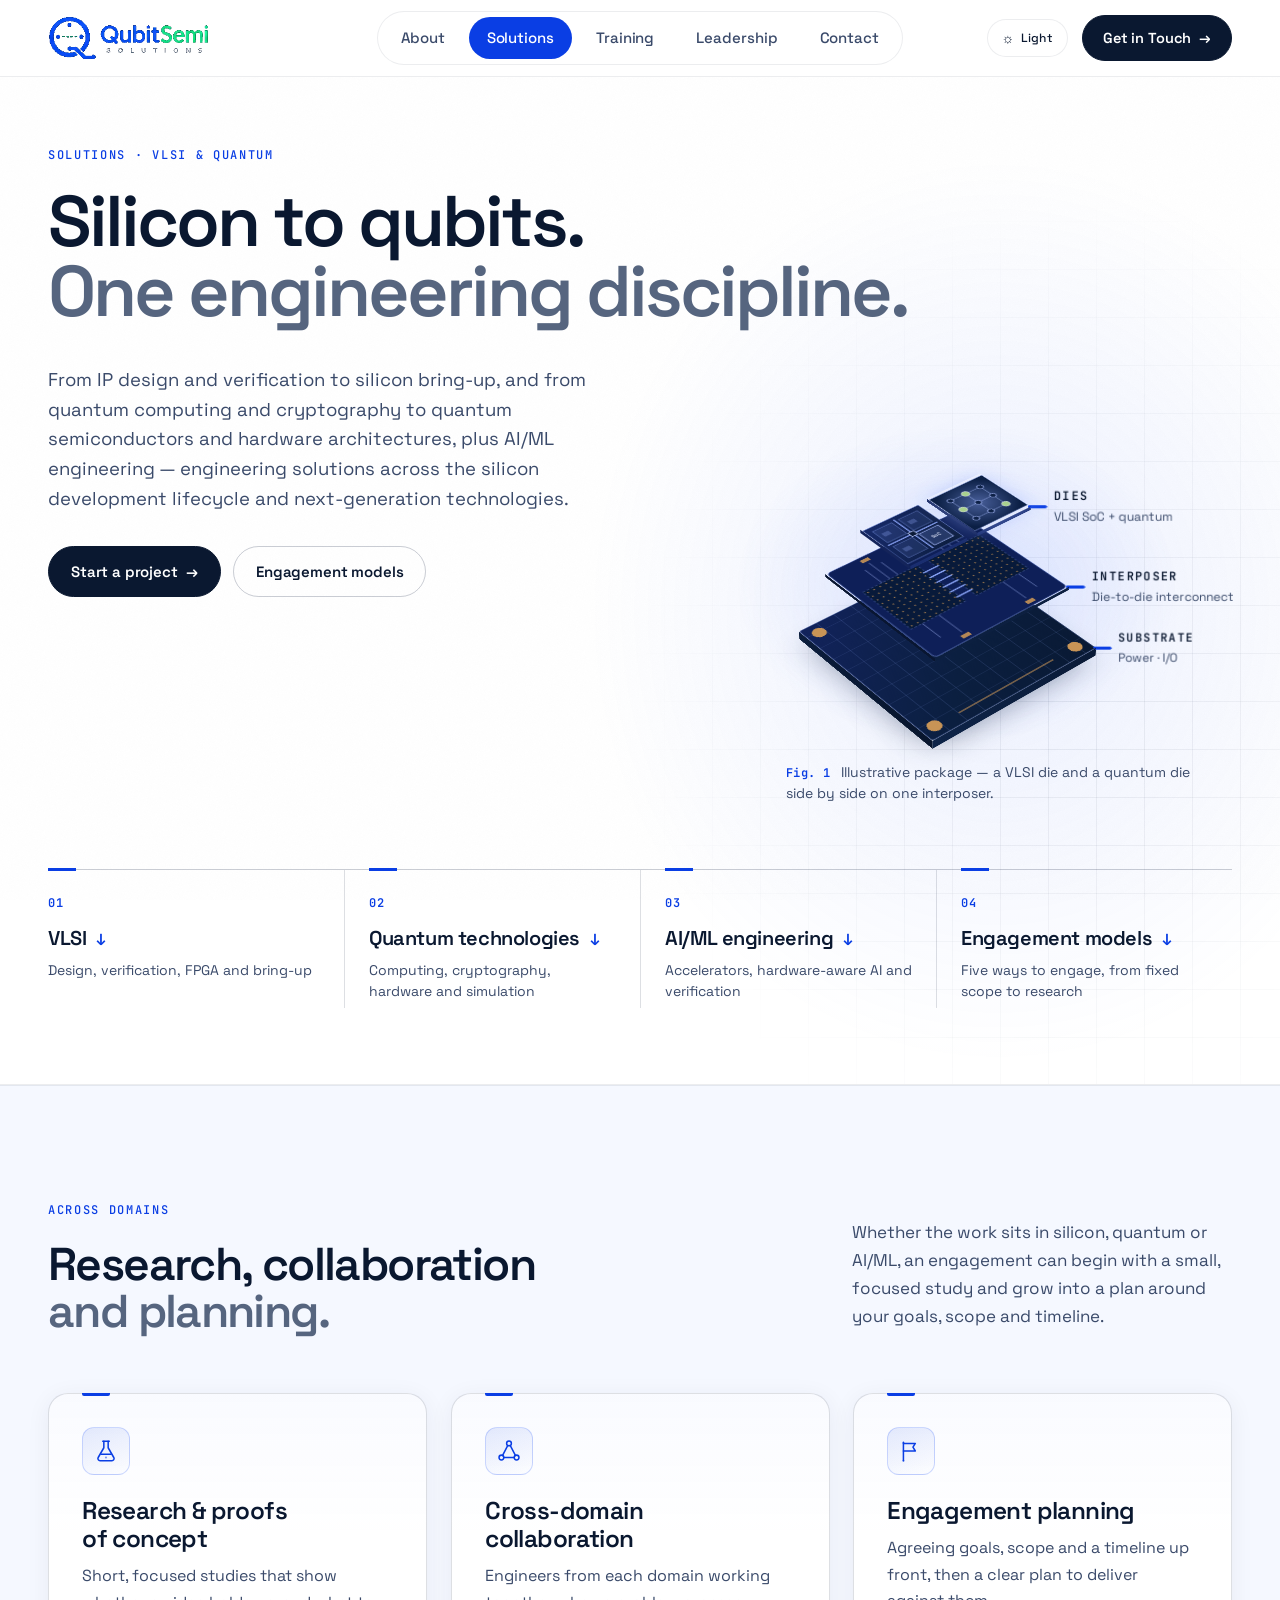
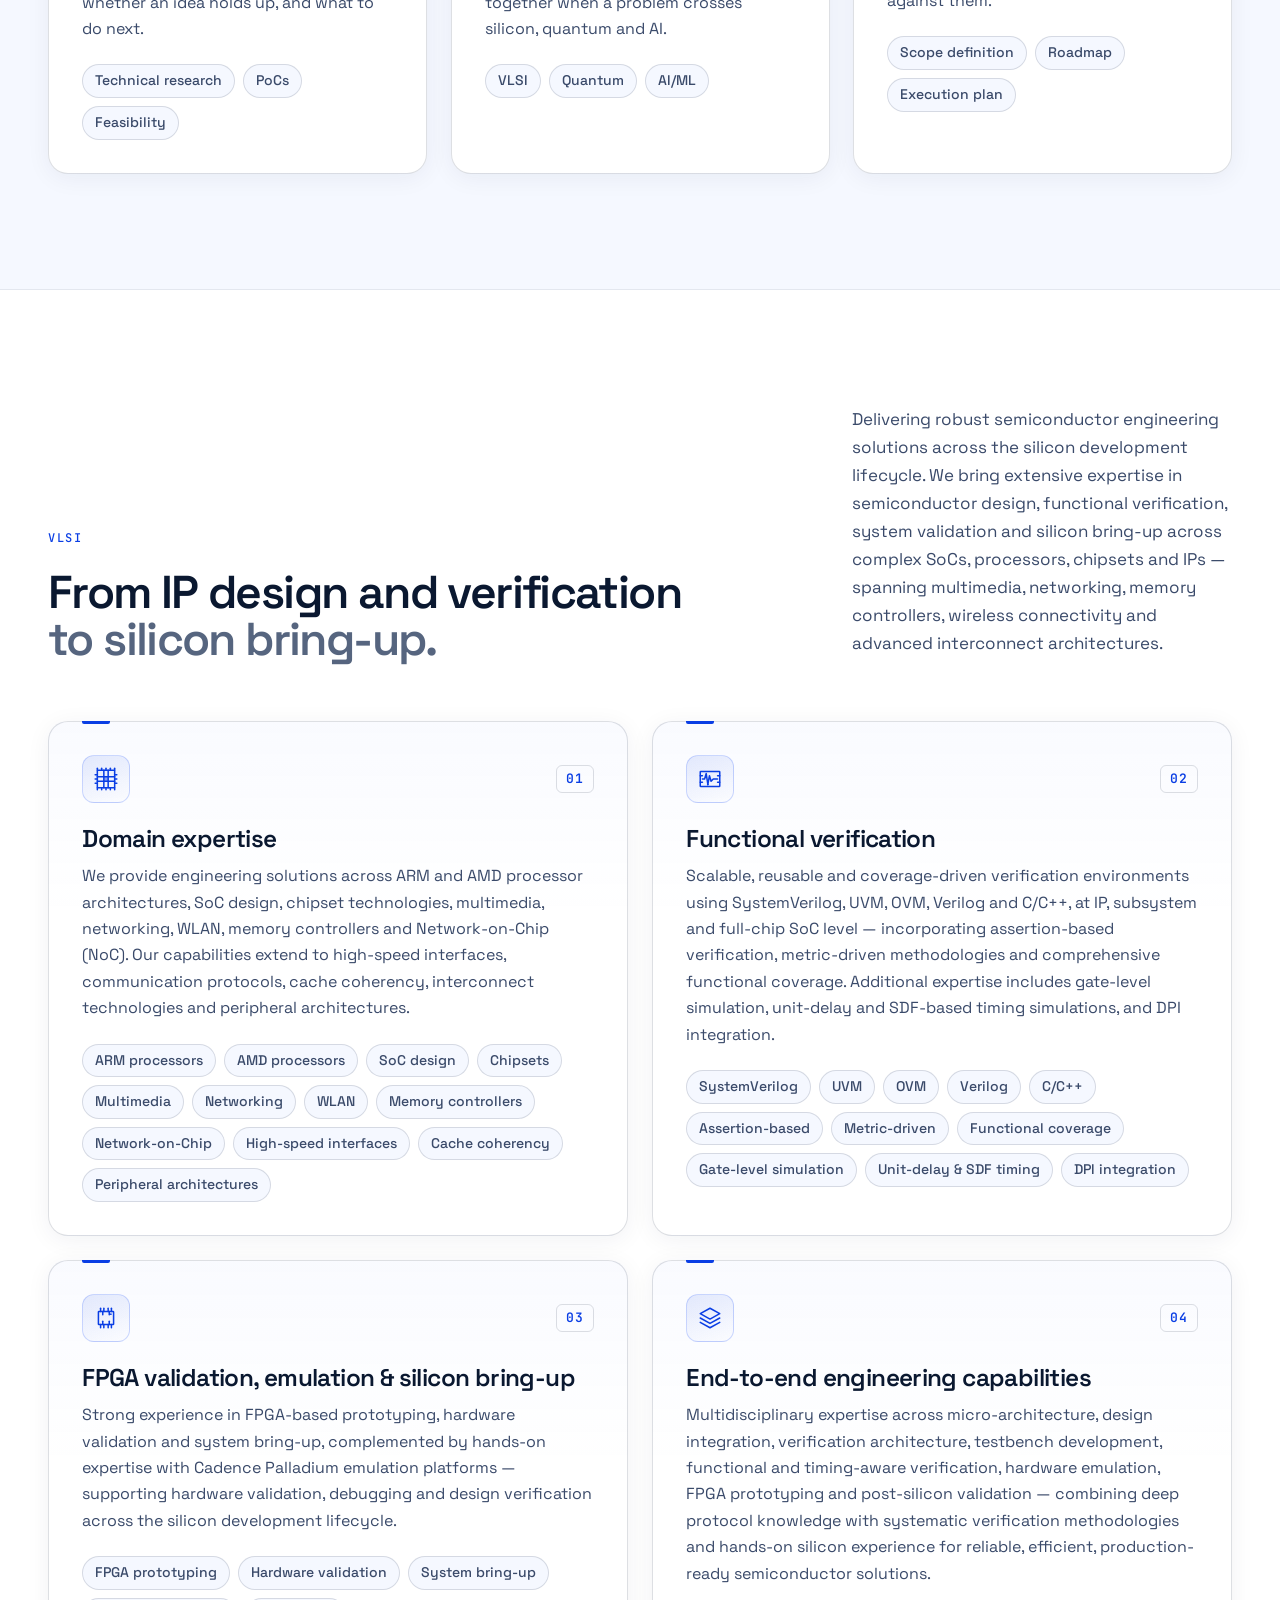
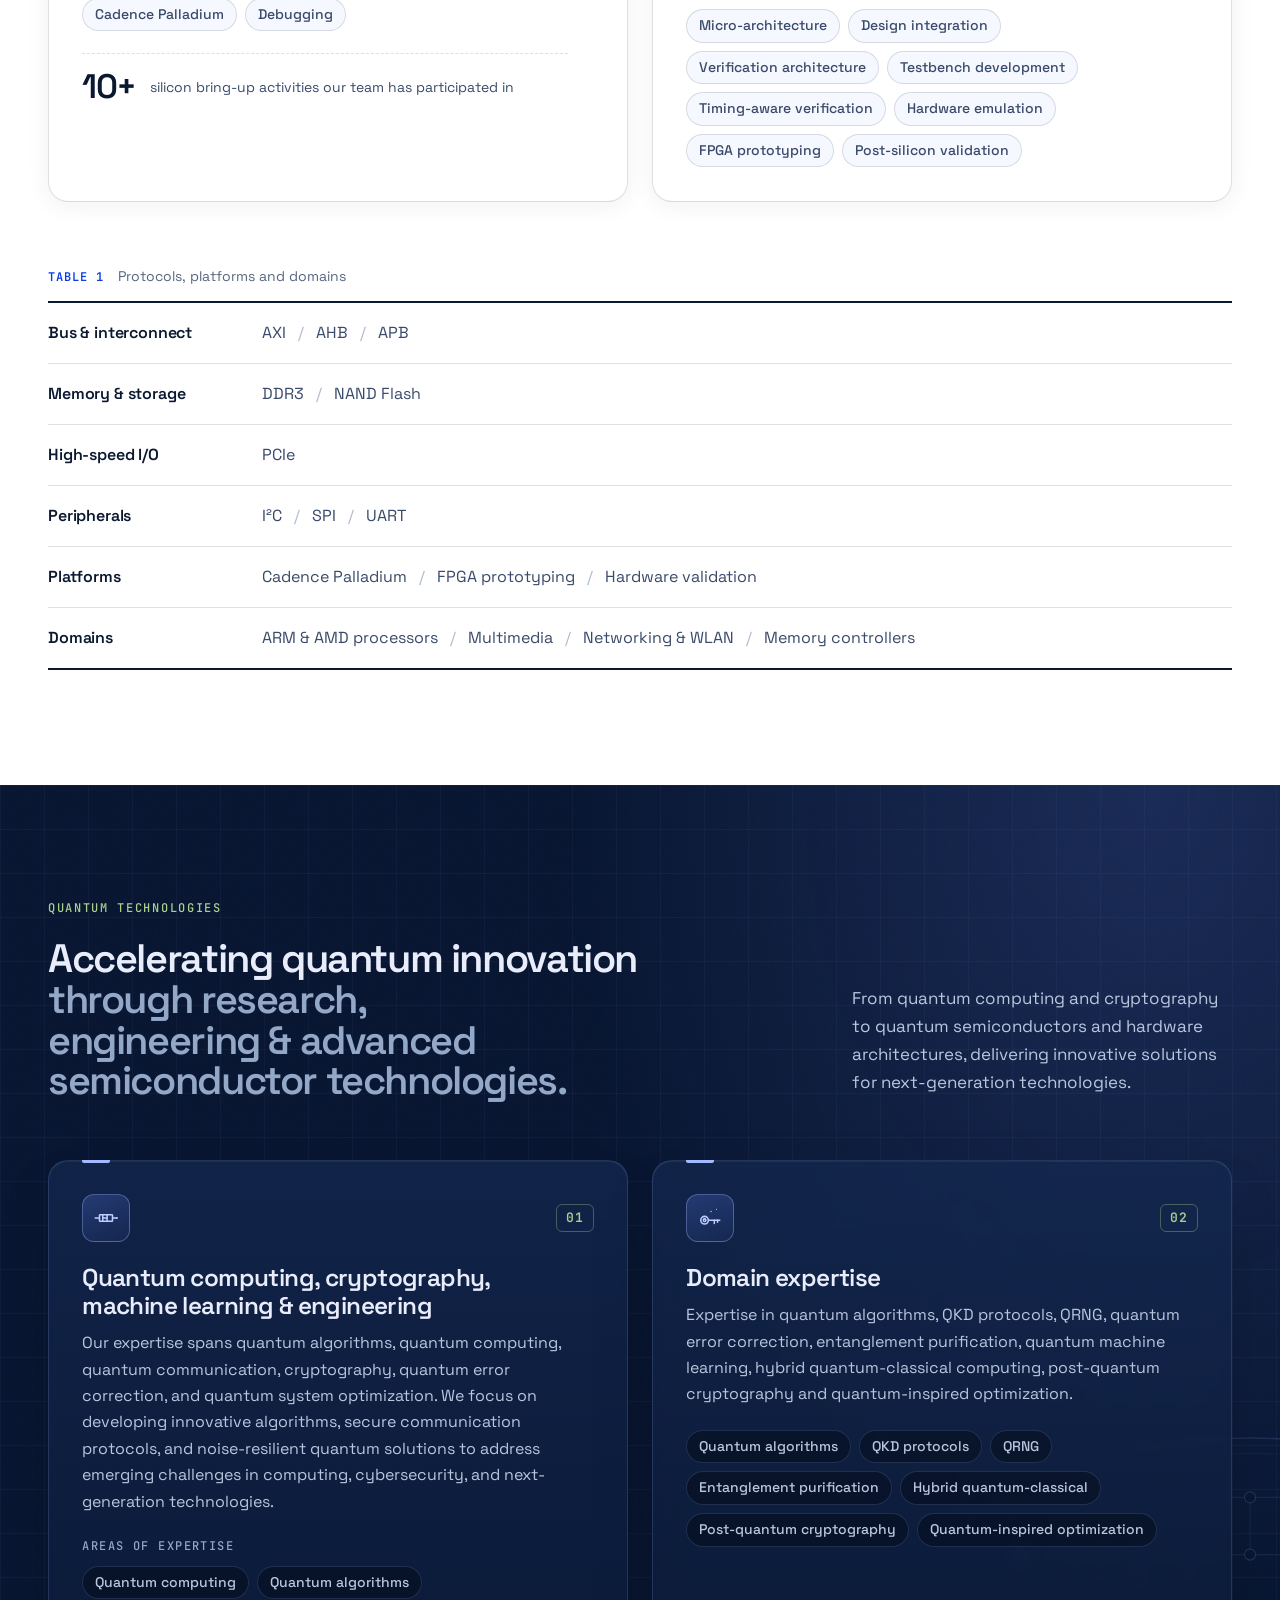
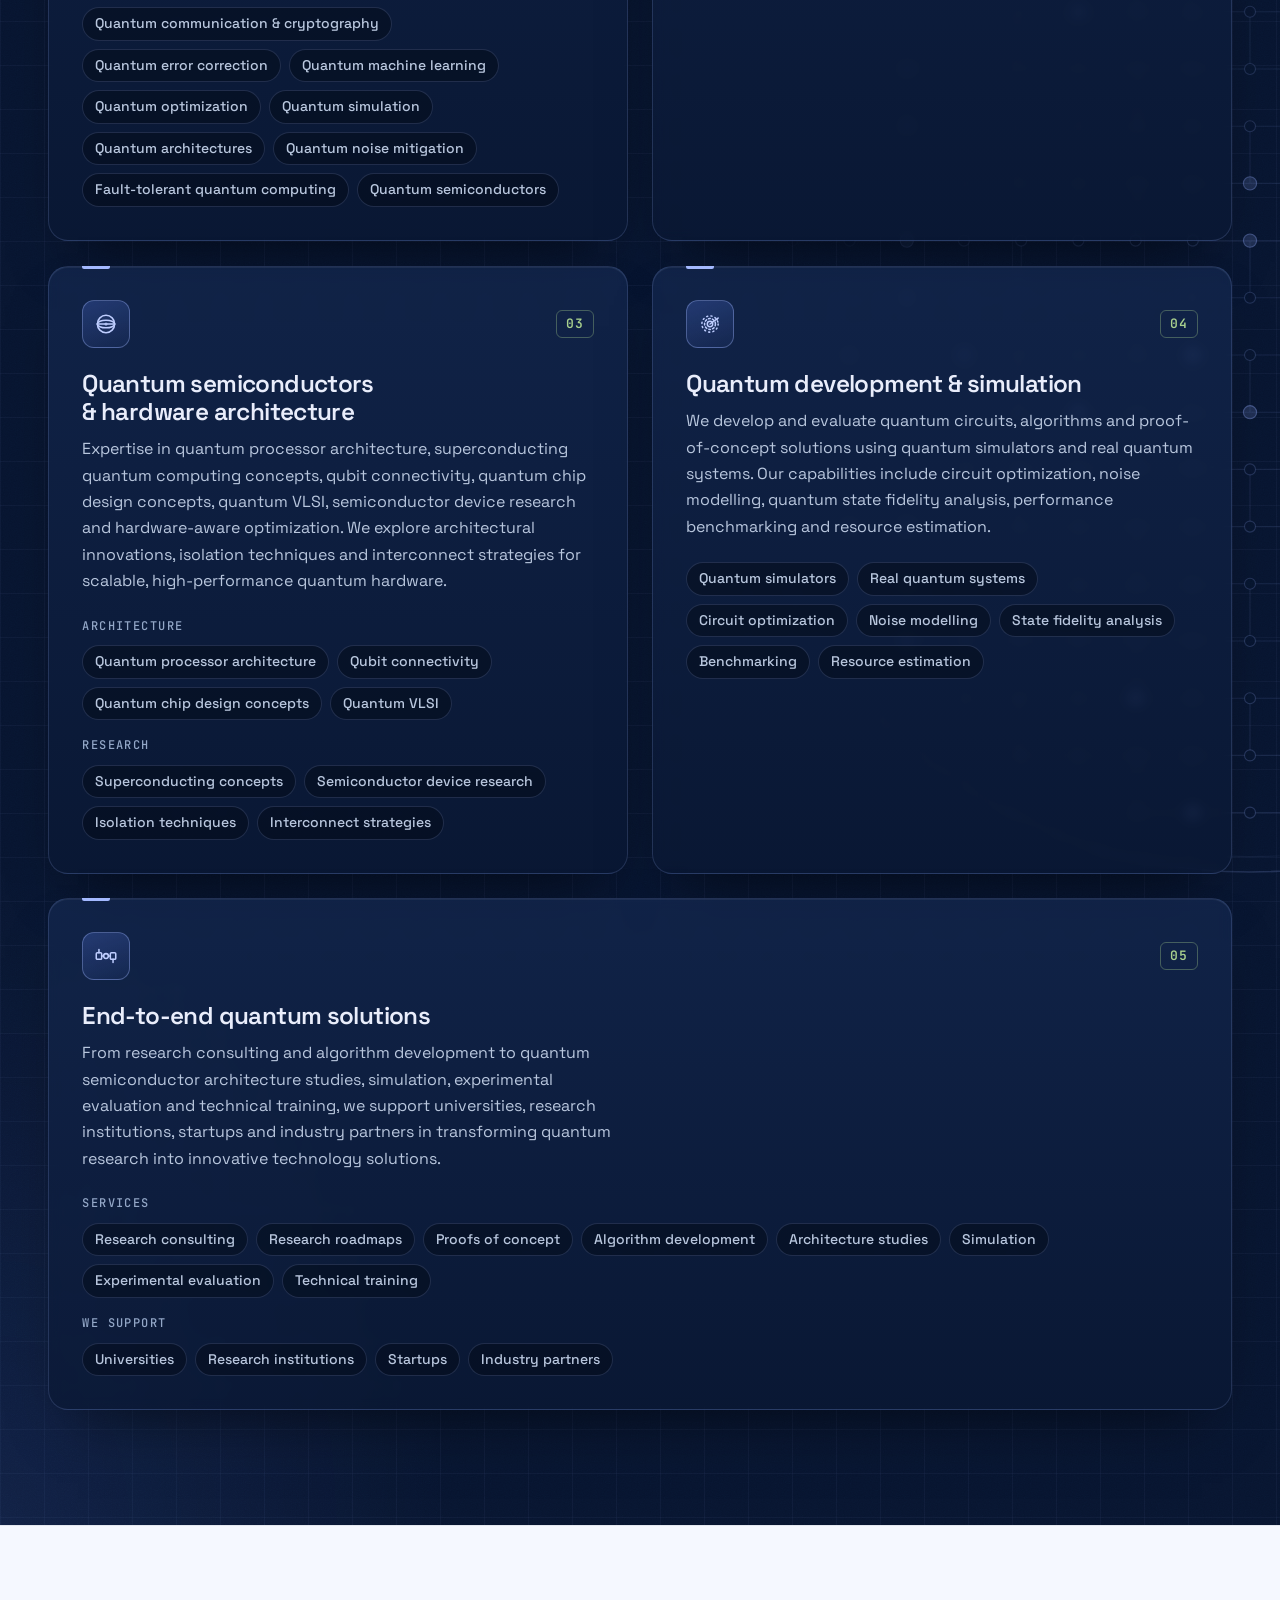
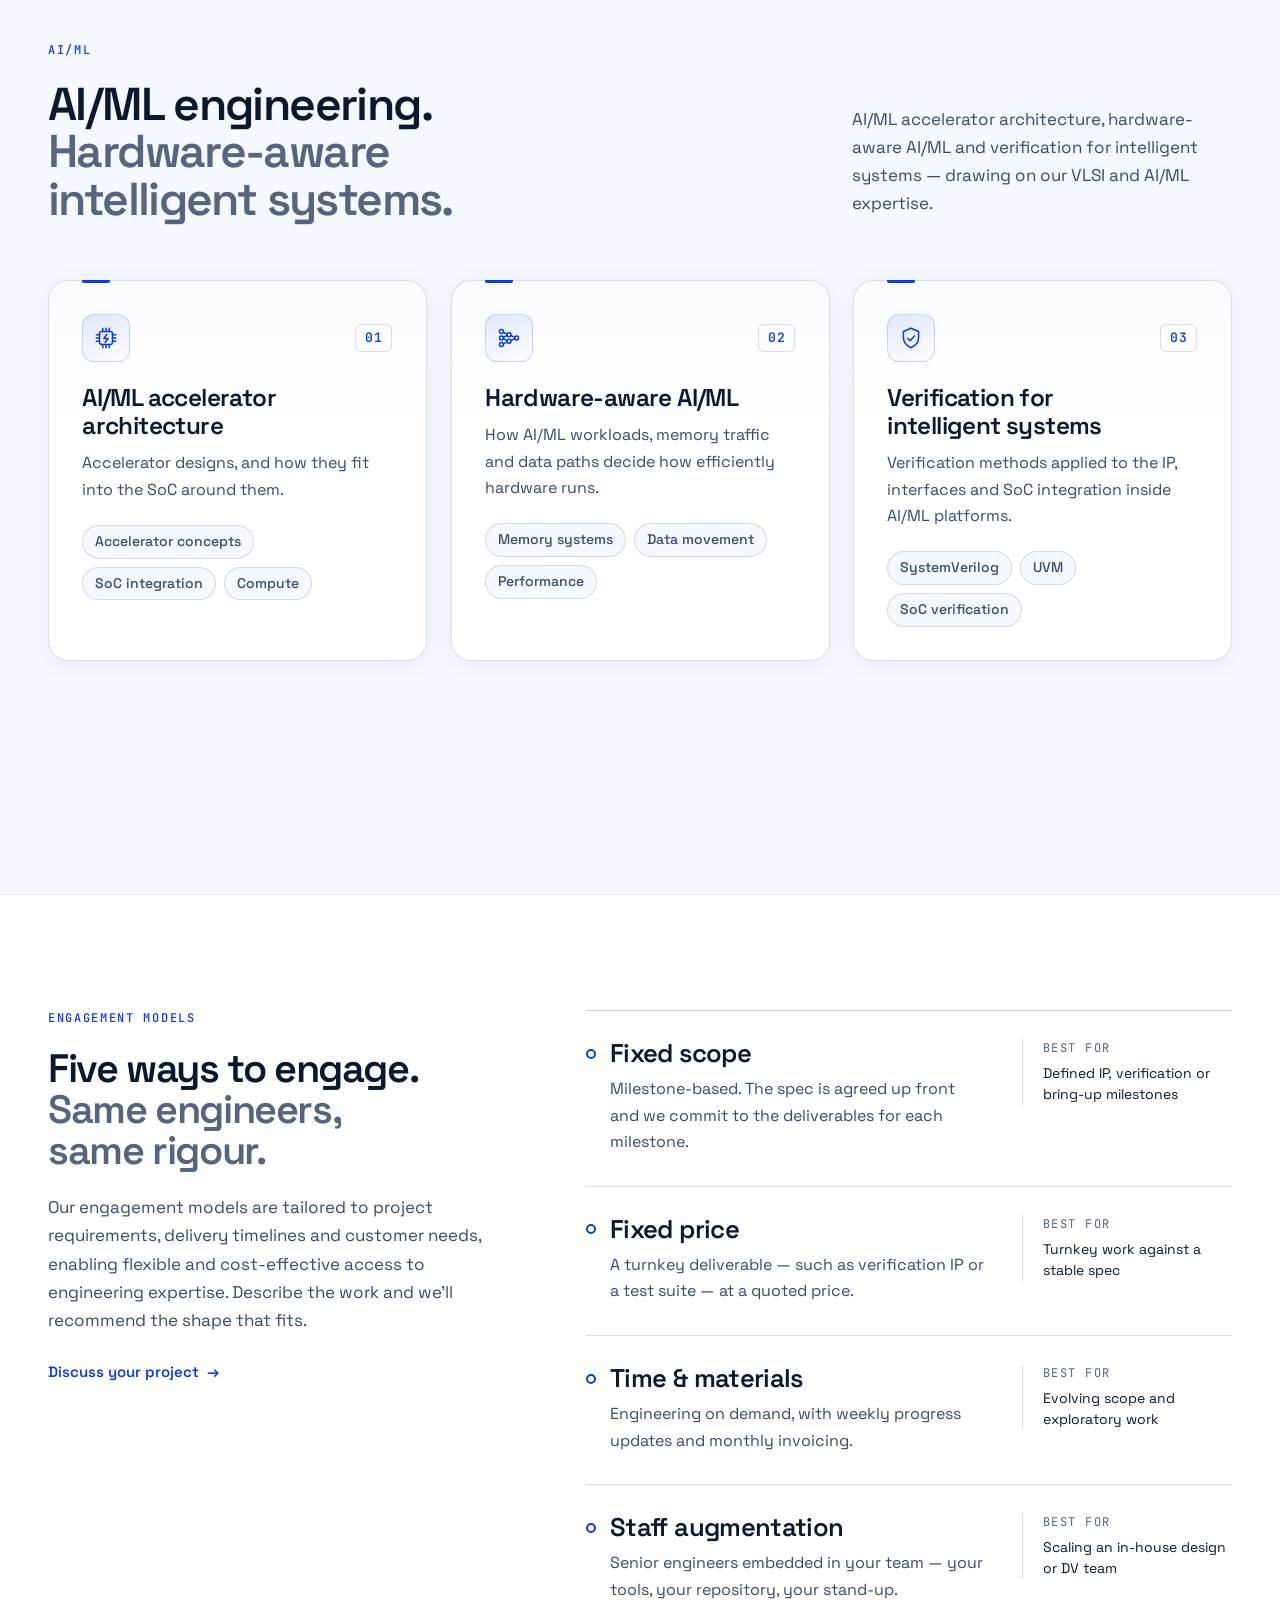
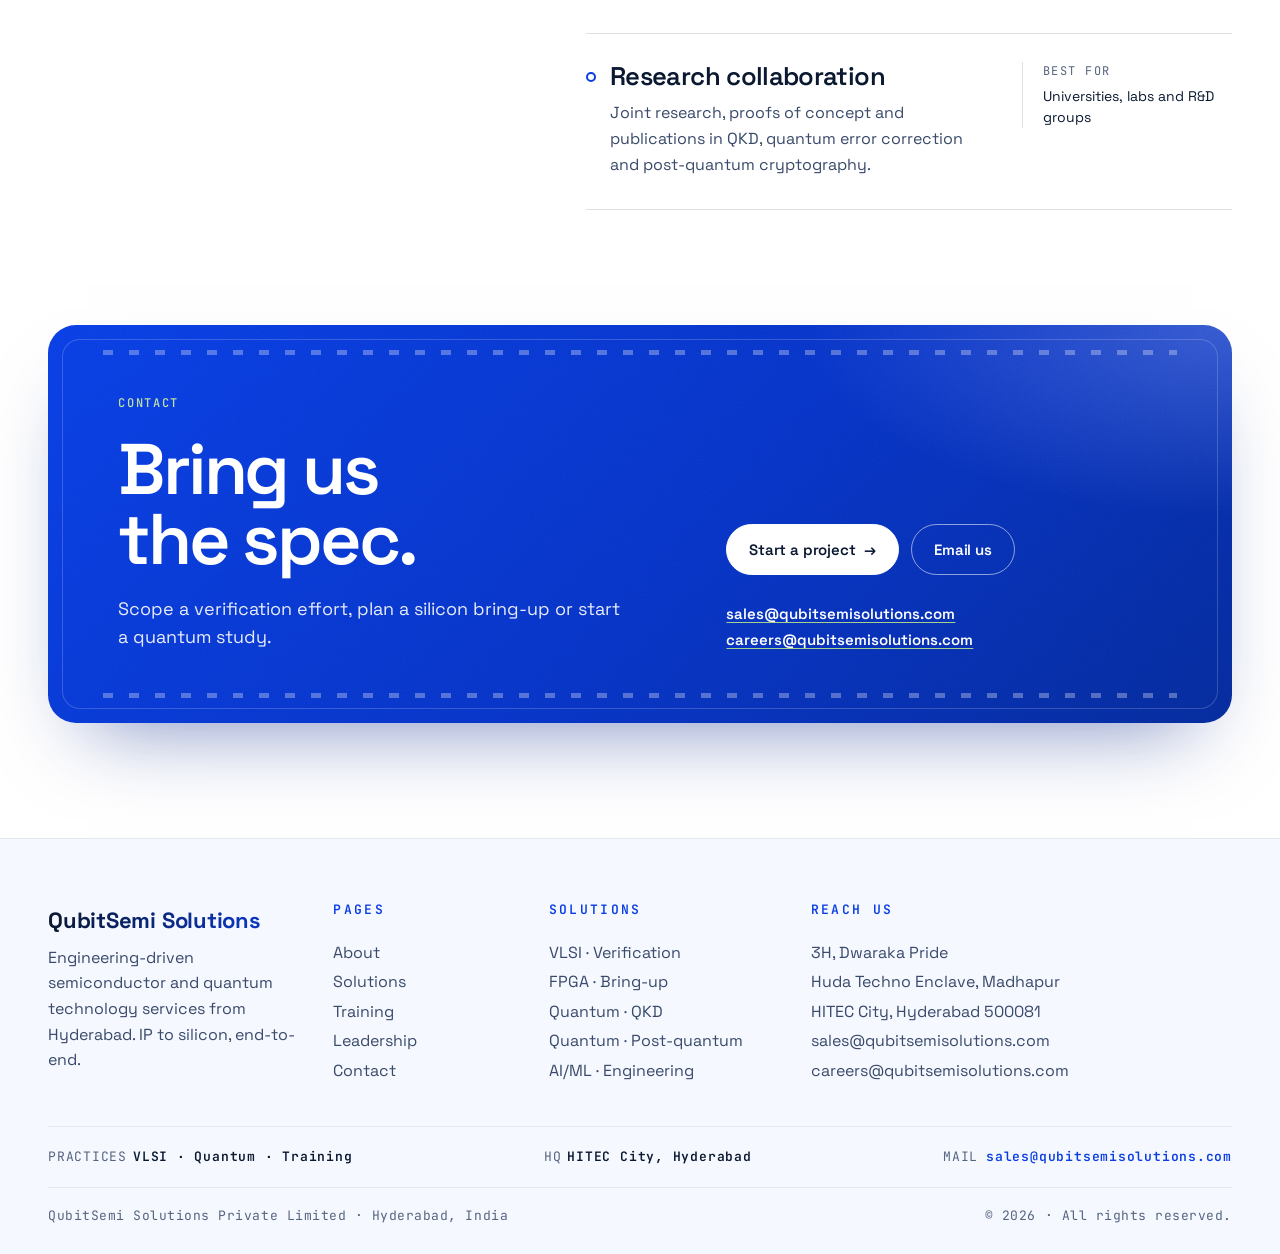
<file: solutions.html>
<!DOCTYPE html>
<html lang="en" data-theme="light">
<head>
<meta charset="UTF-8" />
<meta name="viewport" content="width=device-width, initial-scale=1.0" />
<title>VLSI, Quantum & AI/ML Engineering Solutions · QubitSemi</title>
<meta name="description" content="From IP/SoC design, functional verification and silicon bring-up to quantum computing, cryptography and AI/ML engineering: QubitSemi engineering solutions." />
<link rel="icon" type="image/png" sizes="64x64" href="favicon.png" />
<link rel="apple-touch-icon" href="apple-touch-icon.png" />
<meta name="robots" content="index, follow, max-image-preview:large" />
<meta name="theme-color" content="#ffffff" />
<link rel="preconnect" href="https://fonts.googleapis.com">
<link rel="preconnect" href="https://fonts.gstatic.com" crossorigin>
<link href="https://fonts.googleapis.com/css2?family=JetBrains+Mono:wght@400;500;600;700&family=Space+Grotesk:wght@400;500;600;700&display=swap" rel="stylesheet">
<meta property="og:type" content="website" />
<meta property="og:site_name" content="QubitSemi Solutions" />
<meta property="og:title" content="VLSI, Quantum & AI/ML Engineering Solutions · QubitSemi" />
<meta property="og:description" content="From IP/SoC design, functional verification and silicon bring-up to quantum computing, cryptography and AI/ML engineering: QubitSemi engineering solutions." />
<meta property="og:url" content="https://www.qubitsemisolutions.com/solutions.html" />
<meta property="og:image" content="https://www.qubitsemisolutions.com/og.png" />
<meta property="og:image:alt" content="QubitSemi Solutions — semiconductors, quantum technologies and beyond" />
<meta property="og:image:width" content="1200" />
<meta property="og:image:height" content="630" />
<meta property="og:locale" content="en_IN" />
<meta name="twitter:card" content="summary_large_image" />
<meta name="twitter:title" content="VLSI, Quantum & AI/ML Engineering Solutions · QubitSemi" />
<meta name="twitter:description" content="From IP/SoC design, functional verification and silicon bring-up to quantum computing, cryptography and AI/ML engineering: QubitSemi engineering solutions." />
<meta name="twitter:image" content="https://www.qubitsemisolutions.com/og.png" />
<link rel="canonical" href="https://www.qubitsemisolutions.com/solutions.html" />
<link rel="alternate" hreflang="en-IN" href="https://www.qubitsemisolutions.com/solutions.html" />
<link rel="alternate" hreflang="x-default" href="https://www.qubitsemisolutions.com/solutions.html" />
<script>/* runs before first paint: theme, js flag, page-transition support and the once-per-visit opening scene */
(function(d){d.classList.add('js');if(!(window.CSS&&CSS.registerProperty))d.classList.add('no-prop');if('CSSViewTransitionRule' in window)d.classList.add('vt');try{if(!sessionStorage.getItem('qsmi-intro')&&!(window.matchMedia&&matchMedia('(prefers-reduced-motion: reduce)').matches)){sessionStorage.setItem('qsmi-intro','1');d.classList.add('intro','intro-wait');var go=function(){d.classList.remove('intro-wait')};document.addEventListener('DOMContentLoaded',function(){try{document.fonts.load('600 1em "Space Grotesk"').then(go,go)}catch(e){go()}});setTimeout(go,1100);setTimeout(function(){d.classList.remove('intro')},4200)}}catch(e){}var t=null;try{t=localStorage.getItem('qsmi-theme')}catch(e){}if(t!=='light'&&t!=='dark'){t=(window.matchMedia&&matchMedia('(prefers-color-scheme: dark)').matches)?'dark':'light'}d.setAttribute('data-theme',t);var m=document.querySelector('meta[name="theme-color"]');if(m)m.setAttribute('content',t==='dark'?'#060c1a':'#ffffff')})(document.documentElement);</script>
<link rel="stylesheet" href="styles.css?v=20261108p" />
</head>
<body>
<a class="skip-link" href="#main">Skip to content</a>

<div class="scroll-progress" id="scroll-progress" aria-hidden="true"></div>

<header class="masthead" role="banner">
  <div class="container masthead-inner">
    <a href="index.html" class="masthead-logo" aria-label="QubitSemi Solutions — home">
      <img class="masthead-logo-img logo-light" src="logo.png" alt="QubitSemi Solutions" width="297" height="81" loading="lazy" decoding="async" />
      <img class="masthead-logo-img logo-dark" src="logo-dark.png" alt="" width="297" height="81" aria-hidden="true" loading="lazy" decoding="async" />
    </a>
    <nav class="masthead-nav" aria-label="Primary">
      <a href="index.html">About</a>
      <a href="solutions.html">Solutions</a>
      <a href="training.html">Training</a>
      <a href="leadership.html">Leadership</a>
      <a href="contact.html">Contact</a>
    </nav>
    <div class="masthead-actions">
      <button type="button" class="theme-toggle-pill" data-theme-toggle aria-label="Switch theme">
        <span class="theme-icon-light" aria-hidden="true">☼</span>
        <span class="theme-icon-dark" aria-hidden="true">☾</span>
        <span class="theme-label">Light</span>
      </button>
      <a href="contact.html" class="btn-cta">Get in Touch <span aria-hidden="true">→</span></a>
    </div>

    <button type="button" class="masthead-burger" data-nav-toggle aria-label="Open menu" aria-expanded="false" aria-controls="mobile-nav">
      <span class="burger-bar"></span><span class="burger-bar"></span><span class="burger-bar"></span>
    </button>
  </div>
</header>

<div class="nav-scrim" data-nav-scrim aria-hidden="true"></div>

<div class="nav-drawer" id="mobile-nav" data-nav-drawer aria-hidden="true">
  <nav aria-label="Mobile">
    <a href="index.html">About</a>
    <a href="solutions.html">Solutions</a>
    <a href="training.html">Training</a>
    <a href="leadership.html">Leadership</a>
    <a href="contact.html">Contact</a>
  </nav>
  <a href="contact.html" class="btn-cta nav-drawer-cta">Get in Touch <span aria-hidden="true">→</span></a>
  <p class="nav-drawer-meta">
    <a href="mailto:sales@qubitsemisolutions.com">sales@qubitsemisolutions.com</a><br>
    <a href="mailto:careers@qubitsemisolutions.com">careers@qubitsemisolutions.com</a>
  </p>
</div>

<main id="main" tabindex="-1" class="hv2">

<!-- ─── PAGE HERO · net label + two-tone h1 + lede + schematic accent ─── -->
<section class="hv2-page-hero" aria-labelledby="sol-title">
  <div class="container hv2-railed">
    <div class="hv2-page-hero-grid">
      <p class="hv2-net">Solutions · VLSI &amp; quantum</p>
      <h1 class="hv2-page-title" id="sol-title">Silicon to qubits. <span class="hv2-mute">One engineering discipline.</span></h1>
      <div class="hv2-page-copy">
        <p class="hv2-page-lede">From IP design and verification to silicon bring-up, and from quantum computing and cryptography to quantum semiconductors and hardware architectures, plus AI/ML engineering — engineering solutions across the silicon development lifecycle and next-generation technologies.</p>
        <div class="hv2-actions">
          <a href="contact.html" class="btn-cta">Start a project <span aria-hidden="true">→</span></a>
          <a href="#engagement" class="btn-cta-outline">Engagement models</a>
        </div>
      </div>
      <figure class="hv2-hero-art hv2-hero-art--3d">
        <div class="hv2-3d hv2-3d--mini hv2-3d--sol" data-chip3d role="img" aria-label="Illustrative package: a VLSI die and a quantum die side by side on an interposer, mounted on a substrate.">
          <div class="hv2-3d-stage">
            <div class="hv2-3d-shadow"></div>
              <div class="hv2-3d-layer hv2-3d-board">
                
                <span class="hv2-3d-tag"><b>Substrate</b><small>Power · I/O</small></span>
              </div>
              <div class="hv2-3d-layer hv2-3d-pkg">
                <svg viewBox="0 0 100 100" aria-hidden="true" focusable="false"><rect x=".5" y=".5" width="99" height="99" rx="3" fill="#0e1f58" stroke="#92acff" stroke-opacity=".55" stroke-width=".6"/><rect x="6" y="28" width="40" height="44" fill="#081a3a" stroke="#92acff" stroke-opacity=".4" stroke-width=".5" stroke-dasharray="1.6 1.4"/><rect x="54" y="28" width="40" height="44" fill="#081a3a" stroke="#92acff" stroke-opacity=".4" stroke-width=".5" stroke-dasharray="1.6 1.4"/><g fill="#c89456" fill-opacity=".75"><circle cx="8.2" cy="30.2" r="0.55"/><circle cx="12.6" cy="30.2" r="0.55"/><circle cx="17.0" cy="30.2" r="0.55"/><circle cx="21.4" cy="30.2" r="0.55"/><circle cx="25.8" cy="30.2" r="0.55"/><circle cx="30.2" cy="30.2" r="0.55"/><circle cx="34.6" cy="30.2" r="0.55"/><circle cx="39.0" cy="30.2" r="0.55"/><circle cx="43.4" cy="30.2" r="0.55"/><circle cx="8.2" cy="34.6" r="0.55"/><circle cx="12.6" cy="34.6" r="0.55"/><circle cx="17.0" cy="34.6" r="0.55"/><circle cx="21.4" cy="34.6" r="0.55"/><circle cx="25.8" cy="34.6" r="0.55"/><circle cx="30.2" cy="34.6" r="0.55"/><circle cx="34.6" cy="34.6" r="0.55"/><circle cx="39.0" cy="34.6" r="0.55"/><circle cx="43.4" cy="34.6" r="0.55"/><circle cx="8.2" cy="39.0" r="0.55"/><circle cx="12.6" cy="39.0" r="0.55"/><circle cx="17.0" cy="39.0" r="0.55"/><circle cx="21.4" cy="39.0" r="0.55"/><circle cx="25.8" cy="39.0" r="0.55"/><circle cx="30.2" cy="39.0" r="0.55"/><circle cx="34.6" cy="39.0" r="0.55"/><circle cx="39.0" cy="39.0" r="0.55"/><circle cx="43.4" cy="39.0" r="0.55"/><circle cx="8.2" cy="43.4" r="0.55"/><circle cx="12.6" cy="43.4" r="0.55"/><circle cx="17.0" cy="43.4" r="0.55"/><circle cx="21.4" cy="43.4" r="0.55"/><circle cx="25.8" cy="43.4" r="0.55"/><circle cx="30.2" cy="43.4" r="0.55"/><circle cx="34.6" cy="43.4" r="0.55"/><circle cx="39.0" cy="43.4" r="0.55"/><circle cx="43.4" cy="43.4" r="0.55"/><circle cx="8.2" cy="47.8" r="0.55"/><circle cx="12.6" cy="47.8" r="0.55"/><circle cx="17.0" cy="47.8" r="0.55"/><circle cx="21.4" cy="47.8" r="0.55"/><circle cx="25.8" cy="47.8" r="0.55"/><circle cx="30.2" cy="47.8" r="0.55"/><circle cx="34.6" cy="47.8" r="0.55"/><circle cx="39.0" cy="47.8" r="0.55"/><circle cx="43.4" cy="47.8" r="0.55"/><circle cx="8.2" cy="52.2" r="0.55"/><circle cx="12.6" cy="52.2" r="0.55"/><circle cx="17.0" cy="52.2" r="0.55"/><circle cx="21.4" cy="52.2" r="0.55"/><circle cx="25.8" cy="52.2" r="0.55"/><circle cx="30.2" cy="52.2" r="0.55"/><circle cx="34.6" cy="52.2" r="0.55"/><circle cx="39.0" cy="52.2" r="0.55"/><circle cx="43.4" cy="52.2" r="0.55"/><circle cx="8.2" cy="56.6" r="0.55"/><circle cx="12.6" cy="56.6" r="0.55"/><circle cx="17.0" cy="56.6" r="0.55"/><circle cx="21.4" cy="56.6" r="0.55"/><circle cx="25.8" cy="56.6" r="0.55"/><circle cx="30.2" cy="56.6" r="0.55"/><circle cx="34.6" cy="56.6" r="0.55"/><circle cx="39.0" cy="56.6" r="0.55"/><circle cx="43.4" cy="56.6" r="0.55"/><circle cx="8.2" cy="61.0" r="0.55"/><circle cx="12.6" cy="61.0" r="0.55"/><circle cx="17.0" cy="61.0" r="0.55"/><circle cx="21.4" cy="61.0" r="0.55"/><circle cx="25.8" cy="61.0" r="0.55"/><circle cx="30.2" cy="61.0" r="0.55"/><circle cx="34.6" cy="61.0" r="0.55"/><circle cx="39.0" cy="61.0" r="0.55"/><circle cx="43.4" cy="61.0" r="0.55"/><circle cx="8.2" cy="65.4" r="0.55"/><circle cx="12.6" cy="65.4" r="0.55"/><circle cx="17.0" cy="65.4" r="0.55"/><circle cx="21.4" cy="65.4" r="0.55"/><circle cx="25.8" cy="65.4" r="0.55"/><circle cx="30.2" cy="65.4" r="0.55"/><circle cx="34.6" cy="65.4" r="0.55"/><circle cx="39.0" cy="65.4" r="0.55"/><circle cx="43.4" cy="65.4" r="0.55"/><circle cx="8.2" cy="69.8" r="0.55"/><circle cx="12.6" cy="69.8" r="0.55"/><circle cx="17.0" cy="69.8" r="0.55"/><circle cx="21.4" cy="69.8" r="0.55"/><circle cx="25.8" cy="69.8" r="0.55"/><circle cx="30.2" cy="69.8" r="0.55"/><circle cx="34.6" cy="69.8" r="0.55"/><circle cx="39.0" cy="69.8" r="0.55"/><circle cx="43.4" cy="69.8" r="0.55"/></g><g fill="#c89456" fill-opacity=".75"><circle cx="56.2" cy="30.2" r="0.55"/><circle cx="60.6" cy="30.2" r="0.55"/><circle cx="65.0" cy="30.2" r="0.55"/><circle cx="69.4" cy="30.2" r="0.55"/><circle cx="73.8" cy="30.2" r="0.55"/><circle cx="78.2" cy="30.2" r="0.55"/><circle cx="82.6" cy="30.2" r="0.55"/><circle cx="87.0" cy="30.2" r="0.55"/><circle cx="91.4" cy="30.2" r="0.55"/><circle cx="56.2" cy="34.6" r="0.55"/><circle cx="60.6" cy="34.6" r="0.55"/><circle cx="65.0" cy="34.6" r="0.55"/><circle cx="69.4" cy="34.6" r="0.55"/><circle cx="73.8" cy="34.6" r="0.55"/><circle cx="78.2" cy="34.6" r="0.55"/><circle cx="82.6" cy="34.6" r="0.55"/><circle cx="87.0" cy="34.6" r="0.55"/><circle cx="91.4" cy="34.6" r="0.55"/><circle cx="56.2" cy="39.0" r="0.55"/><circle cx="60.6" cy="39.0" r="0.55"/><circle cx="65.0" cy="39.0" r="0.55"/><circle cx="69.4" cy="39.0" r="0.55"/><circle cx="73.8" cy="39.0" r="0.55"/><circle cx="78.2" cy="39.0" r="0.55"/><circle cx="82.6" cy="39.0" r="0.55"/><circle cx="87.0" cy="39.0" r="0.55"/><circle cx="91.4" cy="39.0" r="0.55"/><circle cx="56.2" cy="43.4" r="0.55"/><circle cx="60.6" cy="43.4" r="0.55"/><circle cx="65.0" cy="43.4" r="0.55"/><circle cx="69.4" cy="43.4" r="0.55"/><circle cx="73.8" cy="43.4" r="0.55"/><circle cx="78.2" cy="43.4" r="0.55"/><circle cx="82.6" cy="43.4" r="0.55"/><circle cx="87.0" cy="43.4" r="0.55"/><circle cx="91.4" cy="43.4" r="0.55"/><circle cx="56.2" cy="47.8" r="0.55"/><circle cx="60.6" cy="47.8" r="0.55"/><circle cx="65.0" cy="47.8" r="0.55"/><circle cx="69.4" cy="47.8" r="0.55"/><circle cx="73.8" cy="47.8" r="0.55"/><circle cx="78.2" cy="47.8" r="0.55"/><circle cx="82.6" cy="47.8" r="0.55"/><circle cx="87.0" cy="47.8" r="0.55"/><circle cx="91.4" cy="47.8" r="0.55"/><circle cx="56.2" cy="52.2" r="0.55"/><circle cx="60.6" cy="52.2" r="0.55"/><circle cx="65.0" cy="52.2" r="0.55"/><circle cx="69.4" cy="52.2" r="0.55"/><circle cx="73.8" cy="52.2" r="0.55"/><circle cx="78.2" cy="52.2" r="0.55"/><circle cx="82.6" cy="52.2" r="0.55"/><circle cx="87.0" cy="52.2" r="0.55"/><circle cx="91.4" cy="52.2" r="0.55"/><circle cx="56.2" cy="56.6" r="0.55"/><circle cx="60.6" cy="56.6" r="0.55"/><circle cx="65.0" cy="56.6" r="0.55"/><circle cx="69.4" cy="56.6" r="0.55"/><circle cx="73.8" cy="56.6" r="0.55"/><circle cx="78.2" cy="56.6" r="0.55"/><circle cx="82.6" cy="56.6" r="0.55"/><circle cx="87.0" cy="56.6" r="0.55"/><circle cx="91.4" cy="56.6" r="0.55"/><circle cx="56.2" cy="61.0" r="0.55"/><circle cx="60.6" cy="61.0" r="0.55"/><circle cx="65.0" cy="61.0" r="0.55"/><circle cx="69.4" cy="61.0" r="0.55"/><circle cx="73.8" cy="61.0" r="0.55"/><circle cx="78.2" cy="61.0" r="0.55"/><circle cx="82.6" cy="61.0" r="0.55"/><circle cx="87.0" cy="61.0" r="0.55"/><circle cx="91.4" cy="61.0" r="0.55"/><circle cx="56.2" cy="65.4" r="0.55"/><circle cx="60.6" cy="65.4" r="0.55"/><circle cx="65.0" cy="65.4" r="0.55"/><circle cx="69.4" cy="65.4" r="0.55"/><circle cx="73.8" cy="65.4" r="0.55"/><circle cx="78.2" cy="65.4" r="0.55"/><circle cx="82.6" cy="65.4" r="0.55"/><circle cx="87.0" cy="65.4" r="0.55"/><circle cx="91.4" cy="65.4" r="0.55"/><circle cx="56.2" cy="69.8" r="0.55"/><circle cx="60.6" cy="69.8" r="0.55"/><circle cx="65.0" cy="69.8" r="0.55"/><circle cx="69.4" cy="69.8" r="0.55"/><circle cx="73.8" cy="69.8" r="0.55"/><circle cx="78.2" cy="69.8" r="0.55"/><circle cx="82.6" cy="69.8" r="0.55"/><circle cx="87.0" cy="69.8" r="0.55"/><circle cx="91.4" cy="69.8" r="0.55"/></g><path d="M44 36H56M44 42H56M44 48H56M44 54H56M44 60H56M44 66H56" stroke="#91abff" stroke-width="1.1" stroke-opacity=".9"/><path d="M26 28V8M20 28V12M32 28V12M74 28V8M68 28V12M80 28V12M26 72V92M74 72V92M14 72V88M86 72V88" stroke="#abbeff" stroke-width=".6" stroke-opacity=".45"/><g fill="#c89456" fill-opacity=".9"><rect x="23" y="3" width="6" height="3"/><rect x="71" y="3" width="6" height="3"/><rect x="23" y="94" width="6" height="3"/><rect x="71" y="94" width="6" height="3"/></g></svg>
                <span class="hv2-3d-tag"><b>Interposer</b><small>Die-to-die interconnect</small></span>
              </div>
              <div class="hv2-3d-layer hv2-3d-die hv2-3d-duo">
                <div class="hv2-3d-slab hv2-3d-slab--l"><svg viewBox="0 0 100 100" aria-hidden="true" focusable="false"><defs><linearGradient id="sol3-dv" x1="0" y1="0" x2="1" y2="1"><stop offset="0" stop-color="#172a6a"/><stop offset="1" stop-color="#0b1c3c"/></linearGradient></defs><rect width="100" height="100" fill="url(#sol3-dv)" stroke="#92acff" stroke-opacity=".7"/><g fill="#92acff" fill-opacity=".1" stroke="#92acff" stroke-opacity=".55" stroke-width="1"><rect x="10" y="10" width="34" height="34"/><rect x="56" y="10" width="34" height="34"/><rect x="10" y="56" width="34" height="34"/></g><g fill="#92acff" fill-opacity=".28"><rect x="16" y="22" width="12" height="9"/><rect x="62" y="22" width="12" height="9"/><rect x="16" y="68" width="12" height="9"/></g><rect x="56" y="56" width="34" height="34" fill="#91abff" fill-opacity=".18" stroke="#abbeff" stroke-width="1.2"/><path d="M50 6V94M6 50H94" stroke="#91abff" stroke-width="2.4" stroke-opacity=".85"/><rect x="45" y="45" width="10" height="10" fill="#0b1a38" stroke="#c2d0ff" stroke-width="1.2"/><text x="73" y="76" text-anchor="middle" font-family="JetBrains Mono, monospace" font-size="9" font-weight="600" fill="#e6ebff">SoC</text></svg></div>
                <div class="hv2-3d-slab hv2-3d-slab--r"><svg viewBox="0 0 100 100" aria-hidden="true" focusable="false"><defs><radialGradient id="sol3-qg" cx=".5" cy=".5" r=".6"><stop offset="0" stop-color="#91abff" stop-opacity=".45"/><stop offset="1" stop-color="#91abff" stop-opacity="0"/></radialGradient></defs><rect width="100" height="100" fill="#0b1f45" stroke="#abbeff" stroke-opacity=".8"/><rect width="100" height="100" fill="url(#sol3-qg)"/><path d="M22 22H78M22 50H78M22 78H78M22 22V78M50 22V78M78 22V78" stroke="#abbeff" stroke-opacity=".6" stroke-width="1.2"/><circle cx="22" cy="22" r="5" fill="#0d2147" stroke="#abbeff" stroke-width="1.2"/><circle class="hv2-q hv2-q--on" style="animation-delay:0s" cx="50" cy="22" r="6" fill="#c2d0ff" stroke="#e6ebff" stroke-width="1"/><circle cx="78" cy="22" r="5" fill="#0d2147" stroke="#abbeff" stroke-width="1.2"/><circle class="hv2-q hv2-q--on" style="animation-delay:-1.2s" cx="22" cy="50" r="6" fill="#c2d0ff" stroke="#e6ebff" stroke-width="1"/><circle cx="50" cy="50" r="5" fill="#0d2147" stroke="#abbeff" stroke-width="1.2"/><circle cx="78" cy="50" r="5" fill="#0d2147" stroke="#abbeff" stroke-width="1.2"/><circle cx="22" cy="78" r="5" fill="#0d2147" stroke="#abbeff" stroke-width="1.2"/><circle cx="50" cy="78" r="5" fill="#0d2147" stroke="#abbeff" stroke-width="1.2"/><circle class="hv2-q hv2-q--on" style="animation-delay:-2.1s" cx="78" cy="78" r="6" fill="#c2d0ff" stroke="#e6ebff" stroke-width="1"/></svg>
                  <span class="hv2-3d-tag"><b>Dies</b><small>VLSI SoC + quantum</small></span>
                </div>
              </div>
          </div>
        </div>
        <figcaption class="hv2-cap"><b>Fig. 1</b> Illustrative package — a VLSI die and a quantum die side by side on one interposer.</figcaption>
      </figure>
    </div>

    <nav class="hv2-toc" aria-label="On this page">
      <ol>
        <li><a href="#vlsi"><span class="hv2-toc-n">01</span><span class="hv2-toc-t">VLSI</span><span class="hv2-toc-d">Design, verification, FPGA and bring-up</span></a></li>
        <li><a href="#quantum"><span class="hv2-toc-n">02</span><span class="hv2-toc-t">Quantum technologies</span><span class="hv2-toc-d">Computing, cryptography, hardware and simulation</span></a></li>
        <li><a href="#ai-ml"><span class="hv2-toc-n">03</span><span class="hv2-toc-t">AI/ML engineering</span><span class="hv2-toc-d">Accelerators, hardware-aware AI and verification</span></a></li>
        <li><a href="#engagement"><span class="hv2-toc-n">04</span><span class="hv2-toc-t">Engagement models</span><span class="hv2-toc-d">Five ways to engage, from fixed scope to research</span></a></li>
      </ol>
    </nav>
  </div>
</section>

<!-- ─── ACROSS DOMAINS · research & PoCs, cross-domain collaboration, engagement planning ─── -->
<section class="hv2-sec hv2-sec--soft" id="approach" aria-labelledby="sol-approach-title">
  <div class="container hv2-railed">
    <div class="hv2-sec-head reveal">
      <div>
        <p class="hv2-net">Across domains</p>
        <h2 class="hv2-h2" id="sol-approach-title">Research, collaboration <span class="hv2-mute">and planning.</span></h2>
      </div>
      <p class="hv2-lede">Whether the work sits in silicon, quantum or AI/ML, an engagement can begin with a small, focused study and grow into a plan around your goals, scope and timeline.</p>
    </div>

    <div class="hv2-grid hv2-grid--3">
      <article class="hv2-card reveal">
        <div class="hv2-card-head">
          <span class="hv2-card-icon" aria-hidden="true"><svg viewBox="0 0 24 24"><use href="#i-flask"/></svg></span>
        </div>
        <h3>Research &amp; proofs of concept</h3>
        <p>Short, focused studies that show whether an idea holds up, and what to do next.</p>
        <ul class="hv2-chips" aria-label="Research"><li>Technical research</li><li>PoCs</li><li>Feasibility</li></ul>
      </article>
      <article class="hv2-card reveal" data-reveal-delay="1">
        <div class="hv2-card-head">
          <span class="hv2-card-icon" aria-hidden="true"><svg viewBox="0 0 24 24"><use href="#i-network"/></svg></span>
        </div>
        <h3>Cross-domain collaboration</h3>
        <p>Engineers from each domain working together when a problem crosses silicon, quantum and AI.</p>
        <ul class="hv2-chips" aria-label="Domains"><li>VLSI</li><li>Quantum</li><li>AI/ML</li></ul>
      </article>
      <article class="hv2-card reveal" data-reveal-delay="2">
        <div class="hv2-card-head">
          <span class="hv2-card-icon" aria-hidden="true"><svg viewBox="0 0 24 24"><use href="#i-roadmap"/></svg></span>
        </div>
        <h3>Engagement planning</h3>
        <p>Agreeing goals, scope and a timeline up front, then a clear plan to deliver against them.</p>
        <ul class="hv2-chips" aria-label="Planning"><li>Scope definition</li><li>Roadmap</li><li>Execution plan</li></ul>
      </article>
    </div>
  </div>
</section>

<!-- ─── VLSI PRACTICE · light section, V·01–V·04 cards + example + datasheet ─── -->
<section class="hv2-sec" id="vlsi" aria-labelledby="sol-vlsi-title">
  <div class="container hv2-railed">
    <div class="hv2-sec-head reveal">
      <div>
        <p class="hv2-net">VLSI</p>
        <h2 class="hv2-h2" id="sol-vlsi-title">From IP design and verification <span class="hv2-mute">to silicon bring-up.</span></h2>
      </div>
      <p class="hv2-lede">Delivering robust semiconductor engineering solutions across the silicon development lifecycle. We bring extensive expertise in semiconductor design, functional verification, system validation and silicon bring-up across complex SoCs, processors, chipsets and IPs — spanning multimedia, networking, memory controllers, wireless connectivity and advanced interconnect architectures.</p>
    </div>

    <div class="hv2-grid hv2-grid--2">
      <article class="hv2-card reveal">
        <div class="hv2-card-head">
          <span class="hv2-card-icon" aria-hidden="true"><svg viewBox="0 0 24 24"><use href="#i-vlsi"/></svg></span>
          <span class="hv2-ref">01</span>
        </div>
        <h3>Domain expertise</h3>
        <p>We provide engineering solutions across ARM and AMD processor architectures, SoC design, chipset technologies, multimedia, networking, WLAN, memory controllers and Network-on-Chip (NoC). Our capabilities extend to high-speed interfaces, communication protocols, cache coherency, interconnect technologies and peripheral architectures.</p>
        <ul class="hv2-chips" aria-label="Domain expertise">
          <li>ARM processors</li><li>AMD processors</li><li>SoC design</li><li>Chipsets</li><li>Multimedia</li><li>Networking</li><li>WLAN</li><li>Memory controllers</li><li>Network-on-Chip</li><li>High-speed interfaces</li><li>Cache coherency</li><li>Peripheral architectures</li>
        </ul>
      </article>

      <article class="hv2-card reveal" data-reveal-delay="1">
        <div class="hv2-card-head">
          <span class="hv2-card-icon" aria-hidden="true"><svg viewBox="0 0 24 24"><use href="#i-verification"/></svg></span>
          <span class="hv2-ref">02</span>
        </div>
        <h3>Functional verification</h3>
        <p>Scalable, reusable and coverage-driven verification environments using SystemVerilog, UVM, OVM, Verilog and C/C++, at IP, subsystem and full-chip SoC level — incorporating assertion-based verification, metric-driven methodologies and comprehensive functional coverage. Additional expertise includes gate-level simulation, unit-delay and SDF-based timing simulations, and DPI integration.</p>
        <ul class="hv2-chips" aria-label="Verification">
          <li>SystemVerilog</li><li>UVM</li><li>OVM</li><li>Verilog</li><li>C/C++</li><li>Assertion-based</li><li>Metric-driven</li><li>Functional coverage</li><li>Gate-level simulation</li><li>Unit-delay &amp; SDF timing</li><li>DPI integration</li>
        </ul>
      </article>

      <article class="hv2-card reveal">
        <div class="hv2-card-head">
          <span class="hv2-card-icon" aria-hidden="true"><svg viewBox="0 0 24 24"><use href="#i-fpga"/></svg></span>
          <span class="hv2-ref">03</span>
        </div>
        <h3>FPGA validation, emulation &amp; silicon bring-up</h3>
        <p>Strong experience in FPGA-based prototyping, hardware validation and system bring-up, complemented by hands-on expertise with Cadence Palladium emulation platforms — supporting hardware validation, debugging and design verification across the silicon development lifecycle.</p>
        <ul class="hv2-chips" aria-label="Platforms">
          <li>FPGA prototyping</li><li>Hardware validation</li><li>System bring-up</li><li>Cadence Palladium</li><li>Debugging</li>
        </ul>
        <p class="hv2-card-fact"><strong>10+</strong> <span>silicon bring-up activities our team has participated in</span></p>
      </article>

      <article class="hv2-card reveal" data-reveal-delay="1">
        <div class="hv2-card-head">
          <span class="hv2-card-icon" aria-hidden="true"><svg viewBox="0 0 24 24"><use href="#i-layers"/></svg></span>
          <span class="hv2-ref">04</span>
        </div>
        <h3>End-to-end engineering capabilities</h3>
        <p>Multidisciplinary expertise across micro-architecture, design integration, verification architecture, testbench development, functional and timing-aware verification, hardware emulation, FPGA prototyping and post-silicon validation — combining deep protocol knowledge with systematic verification methodologies and hands-on silicon experience for reliable, efficient, production-ready semiconductor solutions.</p>
        <ul class="hv2-chips" aria-label="Flow stages">
          <li>Micro-architecture</li><li>Design integration</li><li>Verification architecture</li><li>Testbench development</li><li>Timing-aware verification</li><li>Hardware emulation</li><li>FPGA prototyping</li><li>Post-silicon validation</li>
        </ul>
      </article>
    </div>

    <div class="hv2-mt">
      <figure class="hv2-datasheet reveal" data-reveal-delay="1">
        <figcaption><span class="hv2-spec-n">Table 1</span> Protocols, platforms and domains</figcaption>
        <dl class="hv2-dl">
          <div><dt>Bus &amp; interconnect</dt><dd><ul class="hv2-inline"><li>AXI</li><li>AHB</li><li>APB</li></ul></dd></div>
          <div><dt>Memory &amp; storage</dt><dd><ul class="hv2-inline"><li>DDR3</li><li>NAND Flash</li></ul></dd></div>
          <div><dt>High-speed I/O</dt><dd><ul class="hv2-inline"><li>PCIe</li></ul></dd></div>
          <div><dt>Peripherals</dt><dd><ul class="hv2-inline"><li>I²C</li><li>SPI</li><li>UART</li></ul></dd></div>
          <div><dt>Platforms</dt><dd><ul class="hv2-inline"><li>Cadence Palladium</li><li>FPGA prototyping</li><li>Hardware validation</li></ul></dd></div>
          <div><dt>Domains</dt><dd><ul class="hv2-inline"><li>ARM &amp; AMD processors</li><li>Multimedia</li><li>Networking &amp; WLAN</li><li>Memory controllers</li></ul></dd></div>
        </dl>
      </figure>
    </div>
  </div>
</section>

<!-- ─── QUANTUM PRACTICE · dark band (both themes), Q·01–Q·04 + illustrative example ─── -->
<section class="hv2-band hv2-sol-quantum" id="quantum" aria-labelledby="sol-quantum-title">
  <div class="hv2-band-bg" aria-hidden="true">
    <svg class="hv2-backdrop" viewBox="0 0 1000 1000" aria-hidden="true" focusable="false"><circle cx="500" cy="500" r="470" fill="none" stroke="#94adff" stroke-opacity=".20" stroke-width="1.5"/><circle cx="500" cy="500" r="456" fill="none" stroke="#94adff" stroke-opacity=".08"/><path d="M396 84H448M448 84H500M500 84H552M500 84V136M552 84H604M292 136H344M344 136H396M396 136H448M396 136V188M448 136H500M500 136H552M552 136H604M604 136H656M604 136V188M656 136H708M240 188H292M292 188H344M292 188V240M344 188H396M396 188H448M448 188H500M500 188H552M500 188V240M552 188H604M604 188H656M656 188H708M708 188H760M708 188V240M188 240H240M188 240V292M240 240H292M292 240H344M344 240H396M396 240H448M396 240V292M448 240H500M500 240H552M552 240H604M604 240H656M604 240V292M656 240H708M708 240H760M760 240H812M812 240V292M136 292H188M188 292H240M240 292H292M292 292H344M292 292V344M344 292H396M396 292H448M448 292H500M500 292H552M500 292V344M552 292H604M604 292H656M656 292H708M708 292H760M708 292V344M760 292H812M812 292H864M136 344H188M188 344H240M188 344V396M240 344H292M292 344H344M344 344H396M396 344H448M396 344V396M448 344H500M500 344H552M552 344H604M604 344H656M604 344V396M656 344H708M708 344H760M760 344H812M812 344H864M812 344V396M84 396H136M84 396V448M136 396H188M188 396H240M240 396H292M292 396H344M292 396V448M344 396H396M396 396H448M448 396H500M500 396H552M500 396V448M552 396H604M604 396H656M656 396H708M708 396H760M708 396V448M760 396H812M812 396H864M864 396H916M916 396V448M84 448H136M136 448H188M188 448H240M188 448V500M240 448H292M292 448H344M344 448H396M396 448H448M396 448V500M448 448H500M500 448H552M552 448H604M604 448H656M604 448V500M656 448H708M708 448H760M760 448H812M812 448H864M812 448V500M864 448H916M84 500H136M84 500V552M136 500H188M188 500H240M240 500H292M292 500H344M292 500V552M344 500H396M396 500H448M448 500H500M500 500H552M500 500V552M552 500H604M604 500H656M656 500H708M708 500H760M708 500V552M760 500H812M812 500H864M864 500H916M916 500V552M84 552H136M136 552H188M188 552H240M188 552V604M240 552H292M292 552H344M344 552H396M396 552H448M396 552V604M448 552H500M500 552H552M552 552H604M604 552H656M604 552V604M656 552H708M708 552H760M760 552H812M812 552H864M812 552V604M864 552H916M84 604H136M136 604H188M188 604H240M240 604H292M292 604H344M292 604V656M344 604H396M396 604H448M448 604H500M500 604H552M500 604V656M552 604H604M604 604H656M656 604H708M708 604H760M708 604V656M760 604H812M812 604H864M864 604H916M136 656H188M188 656H240M188 656V708M240 656H292M292 656H344M344 656H396M396 656H448M396 656V708M448 656H500M500 656H552M552 656H604M604 656H656M604 656V708M656 656H708M708 656H760M760 656H812M812 656H864M812 656V708M136 708H188M188 708H240M240 708H292M292 708H344M292 708V760M344 708H396M396 708H448M448 708H500M500 708H552M500 708V760M552 708H604M604 708H656M656 708H708M708 708H760M708 708V760M760 708H812M812 708H864M188 760H240M240 760H292M292 760H344M344 760H396M396 760H448M396 760V812M448 760H500M500 760H552M552 760H604M604 760H656M604 760V812M656 760H708M708 760H760M760 760H812M240 812H292M292 812H344M292 812V864M344 812H396M396 812H448M448 812H500M500 812H552M500 812V864M552 812H604M604 812H656M656 812H708M708 812H760M708 812V864M292 864H344M344 864H396M396 864H448M396 864V916M448 864H500M500 864H552M552 864H604M604 864H656M604 864V916M656 864H708M396 916H448M448 916H500M500 916H552M552 916H604" fill="none" stroke="#94adff" stroke-opacity=".14"/><g fill="#081530" stroke="#94adff" stroke-opacity=".26"><circle cx="396" cy="84" r="5"/><circle cx="448" cy="84" r="5"/><circle cx="500" cy="84" r="5"/><circle cx="552" cy="84" r="5"/><circle cx="604" cy="84" r="5"/><circle cx="344" cy="136" r="5"/><circle cx="396" cy="136" r="5"/><circle cx="448" cy="136" r="5"/><circle cx="500" cy="136" r="5"/><circle cx="552" cy="136" r="5"/><circle cx="656" cy="136" r="5"/><circle cx="708" cy="136" r="5"/><circle cx="240" cy="188" r="5"/><circle cx="292" cy="188" r="5"/><circle cx="396" cy="188" r="5"/><circle cx="448" cy="188" r="5"/><circle cx="500" cy="188" r="5"/><circle cx="552" cy="188" r="5"/><circle cx="604" cy="188" r="5"/><circle cx="656" cy="188" r="5"/><circle cx="708" cy="188" r="5"/><circle cx="760" cy="188" r="5"/><circle cx="240" cy="240" r="5"/><circle cx="292" cy="240" r="5"/><circle cx="344" cy="240" r="5"/><circle cx="396" cy="240" r="5"/><circle cx="448" cy="240" r="5"/><circle cx="500" cy="240" r="5"/><circle cx="552" cy="240" r="5"/><circle cx="604" cy="240" r="5"/><circle cx="656" cy="240" r="5"/><circle cx="708" cy="240" r="5"/><circle cx="760" cy="240" r="5"/><circle cx="812" cy="240" r="5"/><circle cx="136" cy="292" r="5"/><circle cx="240" cy="292" r="5"/><circle cx="292" cy="292" r="5"/><circle cx="344" cy="292" r="5"/><circle cx="396" cy="292" r="5"/><circle cx="448" cy="292" r="5"/><circle cx="500" cy="292" r="5"/><circle cx="552" cy="292" r="5"/><circle cx="604" cy="292" r="5"/><circle cx="656" cy="292" r="5"/><circle cx="708" cy="292" r="5"/><circle cx="760" cy="292" r="5"/><circle cx="812" cy="292" r="5"/><circle cx="864" cy="292" r="5"/><circle cx="136" cy="344" r="5"/><circle cx="188" cy="344" r="5"/><circle cx="240" cy="344" r="5"/><circle cx="292" cy="344" r="5"/><circle cx="344" cy="344" r="5"/><circle cx="396" cy="344" r="5"/><circle cx="448" cy="344" r="5"/><circle cx="552" cy="344" r="5"/><circle cx="656" cy="344" r="5"/><circle cx="708" cy="344" r="5"/><circle cx="760" cy="344" r="5"/><circle cx="812" cy="344" r="5"/><circle cx="864" cy="344" r="5"/><circle cx="84" cy="396" r="5"/><circle cx="136" cy="396" r="5"/><circle cx="240" cy="396" r="5"/><circle cx="292" cy="396" r="5"/><circle cx="344" cy="396" r="5"/><circle cx="396" cy="396" r="5"/><circle cx="448" cy="396" r="5"/><circle cx="552" cy="396" r="5"/><circle cx="604" cy="396" r="5"/><circle cx="656" cy="396" r="5"/><circle cx="708" cy="396" r="5"/><circle cx="760" cy="396" r="5"/><circle cx="812" cy="396" r="5"/><circle cx="864" cy="396" r="5"/><circle cx="916" cy="396" r="5"/><circle cx="84" cy="448" r="5"/><circle cx="136" cy="448" r="5"/><circle cx="240" cy="448" r="5"/><circle cx="292" cy="448" r="5"/><circle cx="344" cy="448" r="5"/><circle cx="396" cy="448" r="5"/><circle cx="448" cy="448" r="5"/><circle cx="500" cy="448" r="5"/><circle cx="552" cy="448" r="5"/><circle cx="604" cy="448" r="5"/><circle cx="656" cy="448" r="5"/><circle cx="708" cy="448" r="5"/><circle cx="760" cy="448" r="5"/><circle cx="812" cy="448" r="5"/><circle cx="916" cy="448" r="5"/><circle cx="84" cy="500" r="5"/><circle cx="188" cy="500" r="5"/><circle cx="292" cy="500" r="5"/><circle cx="344" cy="500" r="5"/><circle cx="396" cy="500" r="5"/><circle cx="500" cy="500" r="5"/><circle cx="552" cy="500" r="5"/><circle cx="656" cy="500" r="5"/><circle cx="708" cy="500" r="5"/><circle cx="760" cy="500" r="5"/><circle cx="812" cy="500" r="5"/><circle cx="864" cy="500" r="5"/><circle cx="916" cy="500" r="5"/><circle cx="84" cy="552" r="5"/><circle cx="136" cy="552" r="5"/><circle cx="188" cy="552" r="5"/><circle cx="240" cy="552" r="5"/><circle cx="292" cy="552" r="5"/><circle cx="396" cy="552" r="5"/><circle cx="448" cy="552" r="5"/><circle cx="552" cy="552" r="5"/><circle cx="604" cy="552" r="5"/><circle cx="656" cy="552" r="5"/><circle cx="708" cy="552" r="5"/><circle cx="760" cy="552" r="5"/><circle cx="812" cy="552" r="5"/><circle cx="864" cy="552" r="5"/><circle cx="916" cy="552" r="5"/><circle cx="84" cy="604" r="5"/><circle cx="136" cy="604" r="5"/><circle cx="188" cy="604" r="5"/><circle cx="240" cy="604" r="5"/><circle cx="292" cy="604" r="5"/><circle cx="344" cy="604" r="5"/><circle cx="396" cy="604" r="5"/><circle cx="448" cy="604" r="5"/><circle cx="500" cy="604" r="5"/><circle cx="604" cy="604" r="5"/><circle cx="656" cy="604" r="5"/><circle cx="708" cy="604" r="5"/><circle cx="760" cy="604" r="5"/><circle cx="812" cy="604" r="5"/><circle cx="864" cy="604" r="5"/><circle cx="916" cy="604" r="5"/><circle cx="240" cy="656" r="5"/><circle cx="292" cy="656" r="5"/><circle cx="344" cy="656" r="5"/><circle cx="396" cy="656" r="5"/><circle cx="448" cy="656" r="5"/><circle cx="500" cy="656" r="5"/><circle cx="552" cy="656" r="5"/><circle cx="604" cy="656" r="5"/><circle cx="656" cy="656" r="5"/><circle cx="708" cy="656" r="5"/><circle cx="760" cy="656" r="5"/><circle cx="812" cy="656" r="5"/><circle cx="864" cy="656" r="5"/><circle cx="136" cy="708" r="5"/><circle cx="240" cy="708" r="5"/><circle cx="292" cy="708" r="5"/><circle cx="344" cy="708" r="5"/><circle cx="396" cy="708" r="5"/><circle cx="448" cy="708" r="5"/><circle cx="500" cy="708" r="5"/><circle cx="552" cy="708" r="5"/><circle cx="604" cy="708" r="5"/><circle cx="656" cy="708" r="5"/><circle cx="708" cy="708" r="5"/><circle cx="760" cy="708" r="5"/><circle cx="812" cy="708" r="5"/><circle cx="864" cy="708" r="5"/><circle cx="240" cy="760" r="5"/><circle cx="292" cy="760" r="5"/><circle cx="344" cy="760" r="5"/><circle cx="396" cy="760" r="5"/><circle cx="448" cy="760" r="5"/><circle cx="500" cy="760" r="5"/><circle cx="552" cy="760" r="5"/><circle cx="656" cy="760" r="5"/><circle cx="708" cy="760" r="5"/><circle cx="760" cy="760" r="5"/><circle cx="812" cy="760" r="5"/><circle cx="240" cy="812" r="5"/><circle cx="292" cy="812" r="5"/><circle cx="344" cy="812" r="5"/><circle cx="448" cy="812" r="5"/><circle cx="500" cy="812" r="5"/><circle cx="552" cy="812" r="5"/><circle cx="604" cy="812" r="5"/><circle cx="708" cy="812" r="5"/><circle cx="760" cy="812" r="5"/><circle cx="292" cy="864" r="5"/><circle cx="344" cy="864" r="5"/><circle cx="396" cy="864" r="5"/><circle cx="448" cy="864" r="5"/><circle cx="500" cy="864" r="5"/><circle cx="552" cy="864" r="5"/><circle cx="604" cy="864" r="5"/><circle cx="656" cy="864" r="5"/><circle cx="708" cy="864" r="5"/><circle cx="396" cy="916" r="5"/><circle cx="500" cy="916" r="5"/><circle cx="552" cy="916" r="5"/><circle cx="604" cy="916" r="5"/></g><g fill="#91abff" fill-opacity=".22" stroke="#92acff" stroke-opacity=".5"><circle cx="292" cy="136" r="6"/><circle cx="604" cy="136" r="6"/><circle cx="344" cy="188" r="6"/><circle cx="188" cy="240" r="6"/><circle cx="188" cy="292" r="6"/><circle cx="500" cy="344" r="6"/><circle cx="604" cy="344" r="6"/><circle cx="188" cy="396" r="6"/><circle cx="500" cy="396" r="6"/><circle cx="188" cy="448" r="6"/><circle cx="864" cy="448" r="6"/><circle cx="136" cy="500" r="6"/><circle cx="240" cy="500" r="6"/><circle cx="448" cy="500" r="6"/><circle cx="604" cy="500" r="6"/><circle cx="344" cy="552" r="6"/><circle cx="500" cy="552" r="6"/><circle cx="552" cy="604" r="6"/><circle cx="136" cy="656" r="6"/><circle cx="188" cy="656" r="6"/><circle cx="188" cy="708" r="6"/><circle cx="188" cy="760" r="6"/><circle cx="604" cy="760" r="6"/><circle cx="396" cy="812" r="6"/><circle cx="656" cy="812" r="6"/><circle cx="448" cy="916" r="6"/></g></svg>
  </div>
  <div class="container hv2-railed">
    <div class="hv2-sec-head reveal">
      <div>
        <p class="hv2-net">Quantum technologies</p>
        <h2 class="hv2-h2" id="sol-quantum-title">Accelerating quantum innovation <span class="hv2-mute">through research, engineering &amp; advanced semiconductor technologies.</span></h2>
      </div>
      <p class="hv2-lede">From quantum computing and cryptography to quantum semiconductors and hardware architectures, delivering innovative solutions for next-generation technologies.</p>
    </div>

    <div class="hv2-grid hv2-grid--2">
      <article class="hv2-card reveal">
        <div class="hv2-card-head">
          <span class="hv2-card-icon" aria-hidden="true"><svg viewBox="0 0 24 24"><use href="#i-algorithms"/></svg></span>
          <span class="hv2-ref">01</span>
        </div>
        <h3>Quantum computing, cryptography, machine learning &amp; engineering</h3>
        <p>Our expertise spans quantum algorithms, quantum computing, quantum communication, cryptography, quantum error correction, and quantum system optimization. We focus on developing innovative algorithms, secure communication protocols, and noise-resilient quantum solutions to address emerging challenges in computing, cybersecurity, and next-generation technologies.</p>
        <div class="hv2-chipset">
          <p class="hv2-chipset-label" id="sol-q01-areas">Areas of expertise</p>
          <ul class="hv2-chips" aria-labelledby="sol-q01-areas">
            <li>Quantum computing</li><li>Quantum algorithms</li><li>Quantum communication &amp; cryptography</li><li>Quantum error correction</li><li>Quantum machine learning</li><li>Quantum optimization</li><li>Quantum simulation</li><li>Quantum architectures</li><li>Quantum noise mitigation</li><li>Fault-tolerant quantum computing</li><li>Quantum semiconductors</li>
          </ul>
        </div>
      </article>

      <article class="hv2-card reveal" data-reveal-delay="1">
        <div class="hv2-card-head">
          <span class="hv2-card-icon" aria-hidden="true"><svg viewBox="0 0 24 24"><use href="#i-cryptography"/></svg></span>
          <span class="hv2-ref">02</span>
        </div>
        <h3>Domain expertise</h3>
        <p>Expertise in quantum algorithms, QKD protocols, QRNG, quantum error correction, entanglement purification, quantum machine learning, hybrid quantum-classical computing, post-quantum cryptography and quantum-inspired optimization.</p>
        <ul class="hv2-chips" aria-label="Domain expertise">
          <li>Quantum algorithms</li><li>QKD protocols</li><li>QRNG</li><li>Entanglement purification</li><li>Hybrid quantum-classical</li><li>Post-quantum cryptography</li><li>Quantum-inspired optimization</li>
        </ul>
      </article>

      <article class="hv2-card reveal">
        <div class="hv2-card-head">
          <span class="hv2-card-icon" aria-hidden="true"><svg viewBox="0 0 24 24"><use href="#i-quantum"/></svg></span>
          <span class="hv2-ref">03</span>
        </div>
        <h3>Quantum semiconductors &amp; hardware architecture</h3>
        <p>Expertise in quantum processor architecture, superconducting quantum computing concepts, qubit connectivity, quantum chip design concepts, quantum VLSI, semiconductor device research and hardware-aware optimization. We explore architectural innovations, isolation techniques and interconnect strategies for scalable, high-performance quantum hardware.</p>
        <div class="hv2-chipset">
          <p class="hv2-chipset-label" id="sol-q03-arch">Architecture</p>
          <ul class="hv2-chips" aria-labelledby="sol-q03-arch">
            <li>Quantum processor architecture</li><li>Qubit connectivity</li><li>Quantum chip design concepts</li><li>Quantum VLSI</li>
          </ul>
        </div>
        <div class="hv2-chipset">
          <p class="hv2-chipset-label" id="sol-q03-mod">Research</p>
          <ul class="hv2-chips" aria-labelledby="sol-q03-mod">
            <li>Superconducting concepts</li><li>Semiconductor device research</li><li>Isolation techniques</li><li>Interconnect strategies</li>
          </ul>
        </div>
      </article>

      <article class="hv2-card reveal" data-reveal-delay="1">
        <div class="hv2-card-head">
          <span class="hv2-card-icon" aria-hidden="true"><svg viewBox="0 0 24 24"><use href="#i-simulation"/></svg></span>
          <span class="hv2-ref">04</span>
        </div>
        <h3>Quantum development &amp; simulation</h3>
        <p>We develop and evaluate quantum circuits, algorithms and proof-of-concept solutions using quantum simulators and real quantum systems. Our capabilities include circuit optimization, noise modelling, quantum state fidelity analysis, performance benchmarking and resource estimation.</p>
        <ul class="hv2-chips" aria-label="Development and simulation">
          <li>Quantum simulators</li><li>Real quantum systems</li><li>Circuit optimization</li><li>Noise modelling</li><li>State fidelity analysis</li><li>Benchmarking</li><li>Resource estimation</li>
        </ul>
      </article>

      <article class="hv2-card hv2-card--wide reveal">
        <div class="hv2-card-head">
          <span class="hv2-card-icon" aria-hidden="true"><svg viewBox="0 0 24 24"><use href="#i-pipeline"/></svg></span>
          <span class="hv2-ref">05</span>
        </div>
        <h3>End-to-end quantum solutions</h3>
        <p>From research consulting and algorithm development to quantum semiconductor architecture studies, simulation, experimental evaluation and technical training, we support universities, research institutions, startups and industry partners in transforming quantum research into innovative technology solutions.</p>
        <div class="hv2-chipset">
          <p class="hv2-chipset-label" id="sol-q05-what">Services</p>
          <ul class="hv2-chips" aria-labelledby="sol-q05-what">
            <li>Research consulting</li><li>Research roadmaps</li><li>Proofs of concept</li><li>Algorithm development</li><li>Architecture studies</li><li>Simulation</li><li>Experimental evaluation</li><li>Technical training</li>
          </ul>
        </div>
        <div class="hv2-chipset">
          <p class="hv2-chipset-label" id="sol-q05-who">We support</p>
          <ul class="hv2-chips" aria-labelledby="sol-q05-who">
            <li>Universities</li><li>Research institutions</li><li>Startups</li><li>Industry partners</li>
          </ul>
        </div>
      </article>
    </div>

  </div>
</section>

<!-- ─── AI/ML ENGINEERING · A·01–A·03 ─── -->
<section class="hv2-sec hv2-sec--soft" id="ai-ml" aria-labelledby="sol-aiml-title">
  <div class="container hv2-railed">
    <div class="hv2-sec-head reveal">
      <div>
        <p class="hv2-net">AI/ML</p>
        <h2 class="hv2-h2" id="sol-aiml-title">AI/ML engineering. <span class="hv2-mute">Hardware-aware intelligent systems.</span></h2>
      </div>
      <p class="hv2-lede">AI/ML accelerator architecture, hardware-aware AI/ML and verification for intelligent systems — drawing on our VLSI and AI/ML expertise.</p>
    </div>

    <div class="hv2-grid hv2-grid--3">
      <article class="hv2-card reveal">
        <div class="hv2-card-head">
          <span class="hv2-card-icon" aria-hidden="true"><svg viewBox="0 0 24 24"><use href="#i-accel"/></svg></span>
          <span class="hv2-ref">01</span>
        </div>
        <h3>AI/ML accelerator architecture</h3>
        <p>Accelerator designs, and how they fit into the SoC around them.</p>
        <ul class="hv2-chips" aria-label="Accelerator architecture"><li>Accelerator concepts</li><li>SoC integration</li><li>Compute</li></ul>
      </article>
      <article class="hv2-card reveal" data-reveal-delay="1">
        <div class="hv2-card-head">
          <span class="hv2-card-icon" aria-hidden="true"><svg viewBox="0 0 24 24"><use href="#i-neural"/></svg></span>
          <span class="hv2-ref">02</span>
        </div>
        <h3>Hardware-aware AI/ML</h3>
        <p>How AI/ML workloads, memory traffic and data paths decide how efficiently hardware runs.</p>
        <ul class="hv2-chips" aria-label="Hardware-aware AI/ML"><li>Memory systems</li><li>Data movement</li><li>Performance</li></ul>
      </article>
      <article class="hv2-card reveal" data-reveal-delay="2">
        <div class="hv2-card-head">
          <span class="hv2-card-icon" aria-hidden="true"><svg viewBox="0 0 24 24"><use href="#i-shield"/></svg></span>
          <span class="hv2-ref">03</span>
        </div>
        <h3>Verification for intelligent systems</h3>
        <p>Verification methods applied to the IP, interfaces and SoC integration inside AI/ML platforms.</p>
        <ul class="hv2-chips" aria-label="Verification"><li>SystemVerilog</li><li>UVM</li><li>SoC verification</li></ul>
      </article>
    </div>
    <p class="hv2-note hv2-mt reveal"><span class="hv2-note-k">Scope</span><span>For AI/ML work, scope and deliverables are settled once the technical requirements and the project stage are known.</span></p>
  </div>
</section>

<!-- ─── ENGAGEMENT MODELS · same component as the home page ─── -->
<section class="hv2-sec hv2-engage" id="engagement" aria-labelledby="sol-engage-title">
  <div class="container hv2-railed">
    <div class="hv2-engage-grid">
      <div class="hv2-engage-head reveal">
        <p class="hv2-net">Engagement models</p>
        <h2 class="hv2-h2" id="sol-engage-title">Five ways to engage. <span class="hv2-mute">Same engineers, same rigour.</span></h2>
        <p class="hv2-lede">Our engagement models are tailored to project requirements, delivery timelines and customer needs, enabling flexible and cost-effective access to engineering expertise. Describe the work and we’ll recommend the shape that fits.</p>
        <a class="hv2-link hv2-link--ink" href="contact.html">Discuss your project <span aria-hidden="true">→</span></a>
      </div>

      <ul class="hv2-models reveal" data-reveal-delay="1">
        <li class="hv2-model">
          <h3>Fixed scope</h3>
          <p>Milestone-based. The spec is agreed up front and we commit to the deliverables for each milestone.</p>
          <p class="hv2-model-fit"><span>Best for</span>Defined IP, verification or bring-up milestones</p>
        </li>
        <li class="hv2-model">
          <h3>Fixed price</h3>
          <p>A turnkey deliverable — such as verification IP or a test suite — at a quoted price.</p>
          <p class="hv2-model-fit"><span>Best for</span>Turnkey work against a stable spec</p>
        </li>
        <li class="hv2-model">
          <h3>Time &amp; materials</h3>
          <p>Engineering on demand, with weekly progress updates and monthly invoicing.</p>
          <p class="hv2-model-fit"><span>Best for</span>Evolving scope and exploratory work</p>
        </li>
        <li class="hv2-model">
          <h3>Staff augmentation</h3>
          <p>Senior engineers embedded in your team — your tools, your repository, your stand-up.</p>
          <p class="hv2-model-fit"><span>Best for</span>Scaling an in-house design or DV team</p>
        </li>
        <li class="hv2-model">
          <h3>Research collaboration</h3>
          <p>Joint research, proofs of concept and publications in QKD, quantum error correction and post-quantum cryptography.</p>
          <p class="hv2-model-fit"><span>Best for</span>Universities, labs and R&amp;D groups</p>
        </li>
      </ul>
    </div>
  </div>
</section>

<!-- ─── CTA · same blue package as the home page ─── -->
<section class="hv2-cta-sec" aria-labelledby="sol-cta-title">
  <div class="container hv2-railed">
    <div class="hv2-cta reveal">
      <span class="hv2-cta-pads" aria-hidden="true"></span>
      <div class="hv2-cta-body">
        <p class="hv2-net hv2-net--inline">Contact</p>
        <h2 id="sol-cta-title">Bring us the spec.</h2>
        <p>Scope a verification effort, plan a silicon bring-up or start a quantum study.</p>
      </div>
      <div class="hv2-cta-side">
        <div class="hv2-cta-actions">
          <a class="btn-cta" href="contact.html">Start a project <span aria-hidden="true">→</span></a>
          <a class="btn-cta-outline" href="mailto:sales@qubitsemisolutions.com">Email us</a>
        </div>
        <address class="hv2-cta-addr">
          <a href="mailto:sales@qubitsemisolutions.com">sales@qubitsemisolutions.com</a><br>
          <a href="mailto:careers@qubitsemisolutions.com">careers@qubitsemisolutions.com</a>
        </address>
      </div>
    </div>
  </div>
</section>

</main>

<footer class="footprint" role="contentinfo">
  <div class="container">
    <div class="footprint-grid">
      <div class="footprint-brand"><div class="brand-name">QubitSemi Solutions</div><p>Engineering-driven semiconductor and quantum technology services from Hyderabad. IP to silicon, end-to-end.</p></div>
      <div><h2>Pages</h2><ul><li><a href="index.html">About</a></li><li><a href="solutions.html">Solutions</a></li><li><a href="training.html">Training</a></li><li><a href="leadership.html">Leadership</a></li><li><a href="contact.html">Contact</a></li></ul></div>
      <div><h2>Solutions</h2><ul><li><a href="solutions.html#vlsi">VLSI · Verification</a></li><li><a href="solutions.html#vlsi">FPGA · Bring-up</a></li><li><a href="solutions.html#quantum">Quantum · QKD</a></li><li><a href="solutions.html#quantum">Quantum · Post-quantum</a></li><li><a href="solutions.html#ai-ml">AI/ML · Engineering</a></li></ul></div>
      <div><h2>Reach us</h2><ul><li>3H, Dwaraka Pride</li><li>Huda Techno Enclave, Madhapur</li><li>HITEC City, Hyderabad 500081</li><li><a href="mailto:sales@qubitsemisolutions.com">sales@qubitsemisolutions.com</a></li><li><a href="mailto:careers@qubitsemisolutions.com">careers@qubitsemisolutions.com</a></li></ul></div>
    </div>
    <div class="colophon">
      <div class="colophon-cell"><span class="ck">Practices</span><span class="cv">VLSI · Quantum · Training</span></div>
      <div class="colophon-cell"><span class="ck">HQ</span><span class="cv">HITEC City, Hyderabad</span></div>
      <div class="colophon-sig"><span class="sig-k">MAIL</span><a class="sig-v" href="mailto:sales@qubitsemisolutions.com">sales@qubitsemisolutions.com</a></div>
    </div>
    <div class="footprint-base">
      <!-- PLACEHOLDER: add the company's registered CIN here once confirmed (the previous value was a dummy). -->
      <span>QubitSemi Solutions Private Limited · Hyderabad, India</span>
      <span>© <span data-year>2026</span> · All rights reserved.</span>
    </div>
  </div>
</footer>

<div class="sticky-cta" data-sticky-cta role="complementary" aria-label="Quick contact">
  <span class="sticky-cta-label">VLSI · Quantum · Training</span>
  <a href="contact.html" class="btn-cta">Get in Touch <span aria-hidden="true">→</span></a>
</div>

<svg class="hv2-sprite" style="position:absolute;width:0;height:0;overflow:hidden" width="0" height="0" aria-hidden="true" focusable="false"><defs><symbol id="i-vlsi" viewBox="0 0 24 24" fill="none" stroke="currentColor" stroke-width="1.4" stroke-linecap="round" stroke-linejoin="round"><line x1="4" y1="2" x2="4" y2="4"/><line x1="8" y1="2" x2="8" y2="4"/><line x1="12" y1="2" x2="12" y2="4"/><line x1="16" y1="2" x2="16" y2="4"/><line x1="20" y1="2" x2="20" y2="4"/><line x1="4" y1="20" x2="4" y2="22"/><line x1="8" y1="20" x2="8" y2="22"/><line x1="12" y1="20" x2="12" y2="22"/><line x1="16" y1="20" x2="16" y2="22"/><line x1="20" y1="20" x2="20" y2="22"/><line x1="2" y1="8" x2="4" y2="8"/><line x1="2" y1="12" x2="4" y2="12"/><line x1="2" y1="16" x2="4" y2="16"/><line x1="20" y1="8" x2="22" y2="8"/><line x1="20" y1="12" x2="22" y2="12"/><line x1="20" y1="16" x2="22" y2="16"/><rect x="4" y="4" width="16" height="16" rx="0.5"/><line x1="4" y1="10" x2="20" y2="10"/><line x1="4" y1="14" x2="20" y2="14"/><line x1="10" y1="4" x2="10" y2="20"/><line x1="14" y1="4" x2="14" y2="20"/><rect x="10" y="10" width="4" height="4" fill="currentColor" fill-opacity="0.45" stroke="none"/></symbol><symbol id="i-quantum" viewBox="0 0 24 24" fill="none" stroke="currentColor" stroke-width="1.4" stroke-linecap="round" stroke-linejoin="round"><circle cx="12" cy="12" r="8"/><ellipse cx="12" cy="12" rx="8" ry="3.5"/><line x1="4" y1="12" x2="20" y2="12"/><circle cx="12" cy="12" r="1.5" fill="currentColor" fill-opacity="0.7" stroke="none"/></symbol><symbol id="i-nextgen" viewBox="0 0 24 24" fill="none" stroke="currentColor" stroke-width="1.4" stroke-linecap="round" stroke-linejoin="round"><polygon points="12,3 21,8 21,16 12,21 3,16 3,8"/><line x1="12" y1="3" x2="12" y2="21"/><line x1="3" y1="8" x2="21" y2="16"/><line x1="21" y1="8" x2="3" y2="16"/><circle cx="12" cy="12" r="1.4" fill="currentColor" fill-opacity="0.5" stroke="none"/></symbol><symbol id="i-verification" viewBox="0 0 24 24" fill="none" stroke="currentColor" stroke-width="1.4" stroke-linecap="round" stroke-linejoin="round"><rect x="3" y="5" width="18" height="14" rx="0.5"/><line x1="3" y1="9" x2="5" y2="9"/><line x1="3" y1="15" x2="5" y2="15"/><line x1="19" y1="9" x2="21" y2="9"/><line x1="19" y1="15" x2="21" y2="15"/><path d="M5 12 L7 12 L8.5 7 L10 17 L11.5 9 L13 14 L15 12 L19 12"/><circle cx="10" cy="17" r="0.9" fill="currentColor" stroke="none"/></symbol><symbol id="i-fpga" viewBox="0 0 24 24" fill="none" stroke="currentColor" stroke-width="1.4" stroke-linecap="round" stroke-linejoin="round"><line x1="7" y1="3" x2="7" y2="6"/><line x1="10" y1="3" x2="10" y2="6"/><line x1="14" y1="3" x2="14" y2="6"/><line x1="17" y1="3" x2="17" y2="6"/><line x1="7" y1="18" x2="7" y2="21"/><line x1="10" y1="18" x2="10" y2="21"/><line x1="14" y1="18" x2="14" y2="21"/><line x1="17" y1="18" x2="17" y2="21"/><rect x="5" y="6" width="14" height="12" rx="0.5"/><line x1="9" y1="6" x2="9" y2="9"/><line x1="15" y1="6" x2="15" y2="9"/><line x1="9" y1="15" x2="9" y2="18"/><line x1="15" y1="15" x2="15" y2="18"/><circle cx="16.5" cy="8.5" r="0.8" fill="currentColor" stroke="none"/></symbol><symbol id="i-algorithms" viewBox="0 0 24 24" fill="none" stroke="currentColor" stroke-width="1.4" stroke-linecap="round" stroke-linejoin="round"><line x1="2" y1="12" x2="6" y2="12"/><rect x="6" y="9" width="12" height="6" rx="0.5"/><line x1="18" y1="12" x2="22" y2="12"/><line x1="9" y1="9" x2="9" y2="15"/><line x1="13" y1="9" x2="13" y2="15"/><line x1="9" y1="12" x2="13" y2="12"/><circle cx="22" cy="12" r="0.9" fill="currentColor" stroke="none"/></symbol><symbol id="i-cryptography" viewBox="0 0 24 24" fill="none" stroke="currentColor" stroke-width="1.4" stroke-linecap="round" stroke-linejoin="round"><circle cx="7" cy="14" r="3.5"/><circle cx="7" cy="14" r="1.2"/><line x1="10.5" y1="14" x2="21" y2="14"/><line x1="16" y1="14" x2="16" y2="17"/><line x1="19" y1="14" x2="19" y2="16"/><circle cx="13" cy="6" r="0.6" fill="currentColor" stroke="none"/><circle cx="18" cy="4" r="0.5" fill="currentColor" stroke="none"/></symbol><symbol id="i-simulation" viewBox="0 0 24 24" fill="none" stroke="currentColor" stroke-width="1.4" stroke-linecap="round" stroke-linejoin="round"><circle cx="12" cy="12" r="2.5"/><circle cx="12" cy="12" r="5" stroke-dasharray="1.6 2"/><circle cx="12" cy="12" r="7.5" stroke-dasharray="1 3"/><line x1="12" y1="12" x2="19.5" y2="6.5"/><polygon points="19.5,6.5 17.4,7.5 18.7,9.3" stroke="none" fill="currentColor"/></symbol></defs><symbol id="i-accel" viewBox="0 0 24 24" fill="none" stroke="currentColor" stroke-width="1.4" stroke-linecap="round" stroke-linejoin="round"><rect x="6" y="6" width="12" height="12" rx="2"/><path d="M9 3v3M12 3v3M15 3v3M9 18v3M12 18v3M15 18v3M3 9h3M3 12h3M3 15h3M18 9h3M18 12h3M18 15h3"/><path d="M12.8 8.5L10 12.5h4l-2.8 3.5"/></symbol><symbol id="i-flask" viewBox="0 0 24 24" fill="none" stroke="currentColor" stroke-width="1.4" stroke-linecap="round" stroke-linejoin="round"><path d="M9 3h6"/><path d="M10 3v6l-5.2 9a2 2 0 0 0 1.8 3h10.8a2 2 0 0 0 1.8-3L14 9V3"/><line x1="7.5" y1="15" x2="16.5" y2="15"/><circle cx="12" cy="18" r="1" fill="currentColor" fill-opacity="0.5" stroke="none"/></symbol><symbol id="i-layers" viewBox="0 0 24 24" fill="none" stroke="currentColor" stroke-width="1.4" stroke-linecap="round" stroke-linejoin="round"><polygon points="12,3 21,8 12,13 3,8"/><polyline points="3,12 12,17 21,12"/><polyline points="3,16 12,21 21,16"/></symbol><symbol id="i-network" viewBox="0 0 24 24" fill="none" stroke="currentColor" stroke-width="1.4" stroke-linecap="round" stroke-linejoin="round"><circle cx="12" cy="5" r="2.2"/><circle cx="5" cy="18" r="2.2"/><circle cx="19" cy="18" r="2.2"/><path d="M10.9 6.9L6.1 16.1M13.1 6.9l4.8 9.2M7.2 18h9.6"/></symbol><symbol id="i-neural" viewBox="0 0 24 24" fill="none" stroke="currentColor" stroke-width="1.4" stroke-linecap="round" stroke-linejoin="round"><circle cx="5" cy="6" r="1.8"/><circle cx="5" cy="12" r="1.8"/><circle cx="5" cy="18" r="1.8"/><circle cx="12" cy="9" r="1.8"/><circle cx="12" cy="15" r="1.8"/><circle cx="19" cy="12" r="1.8"/><path d="M6.7 6.5l3.6 2.2M6.7 11.5l3.6-2M6.7 12.5l3.6 2M6.7 17.5l3.6-2M13.7 9.5l3.6 2M13.7 14.5l3.6-2"/></symbol><symbol id="i-pipeline" viewBox="0 0 24 24" fill="none" stroke="currentColor" stroke-width="1.4" stroke-linecap="round" stroke-linejoin="round"><rect x="3" y="9" width="5" height="6" rx="1"/><rect x="16" y="9" width="5" height="6" rx="1"/><circle cx="12" cy="12" r="2.2"/><path d="M8 12h1.8M14.2 12H16"/><path d="M5.5 9V6M18.5 15v3"/></symbol><symbol id="i-roadmap" viewBox="0 0 24 24" fill="none" stroke="currentColor" stroke-width="1.4" stroke-linecap="round" stroke-linejoin="round"><path d="M5 21V4"/><path d="M5 5h11l-2.2 3.5L16 12H5"/><circle cx="5" cy="21" r="1" fill="currentColor" fill-opacity="0.5" stroke="none"/></symbol><symbol id="i-shield" viewBox="0 0 24 24" fill="none" stroke="currentColor" stroke-width="1.4" stroke-linecap="round" stroke-linejoin="round"><path d="M12 3l7 3v5.5c0 4.2-3 7.6-7 9.5-4-1.9-7-5.3-7-9.5V6z"/><path d="M8.8 12.2l2.4 2.4 4-4.4"/></symbol></svg>
<script src="script.js?v=20261108p" defer></script>
</body>
</html>
</file>
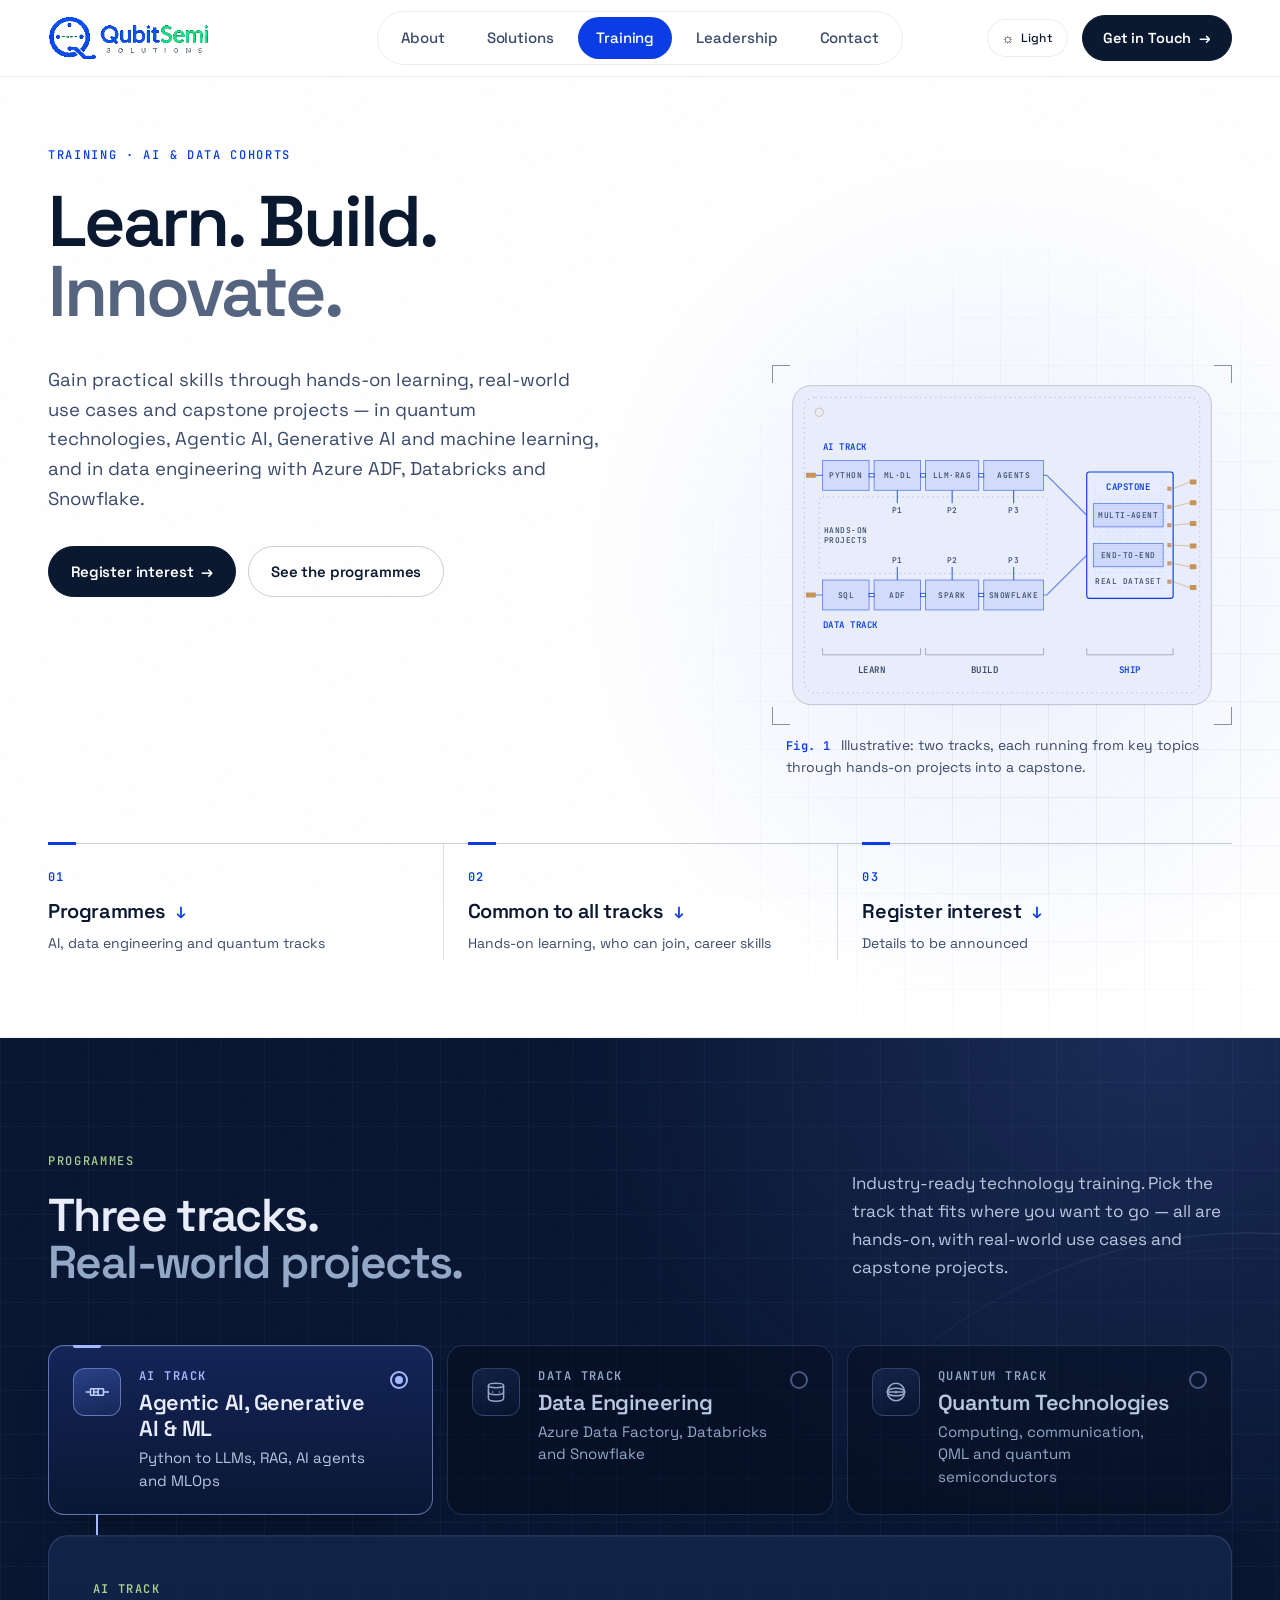
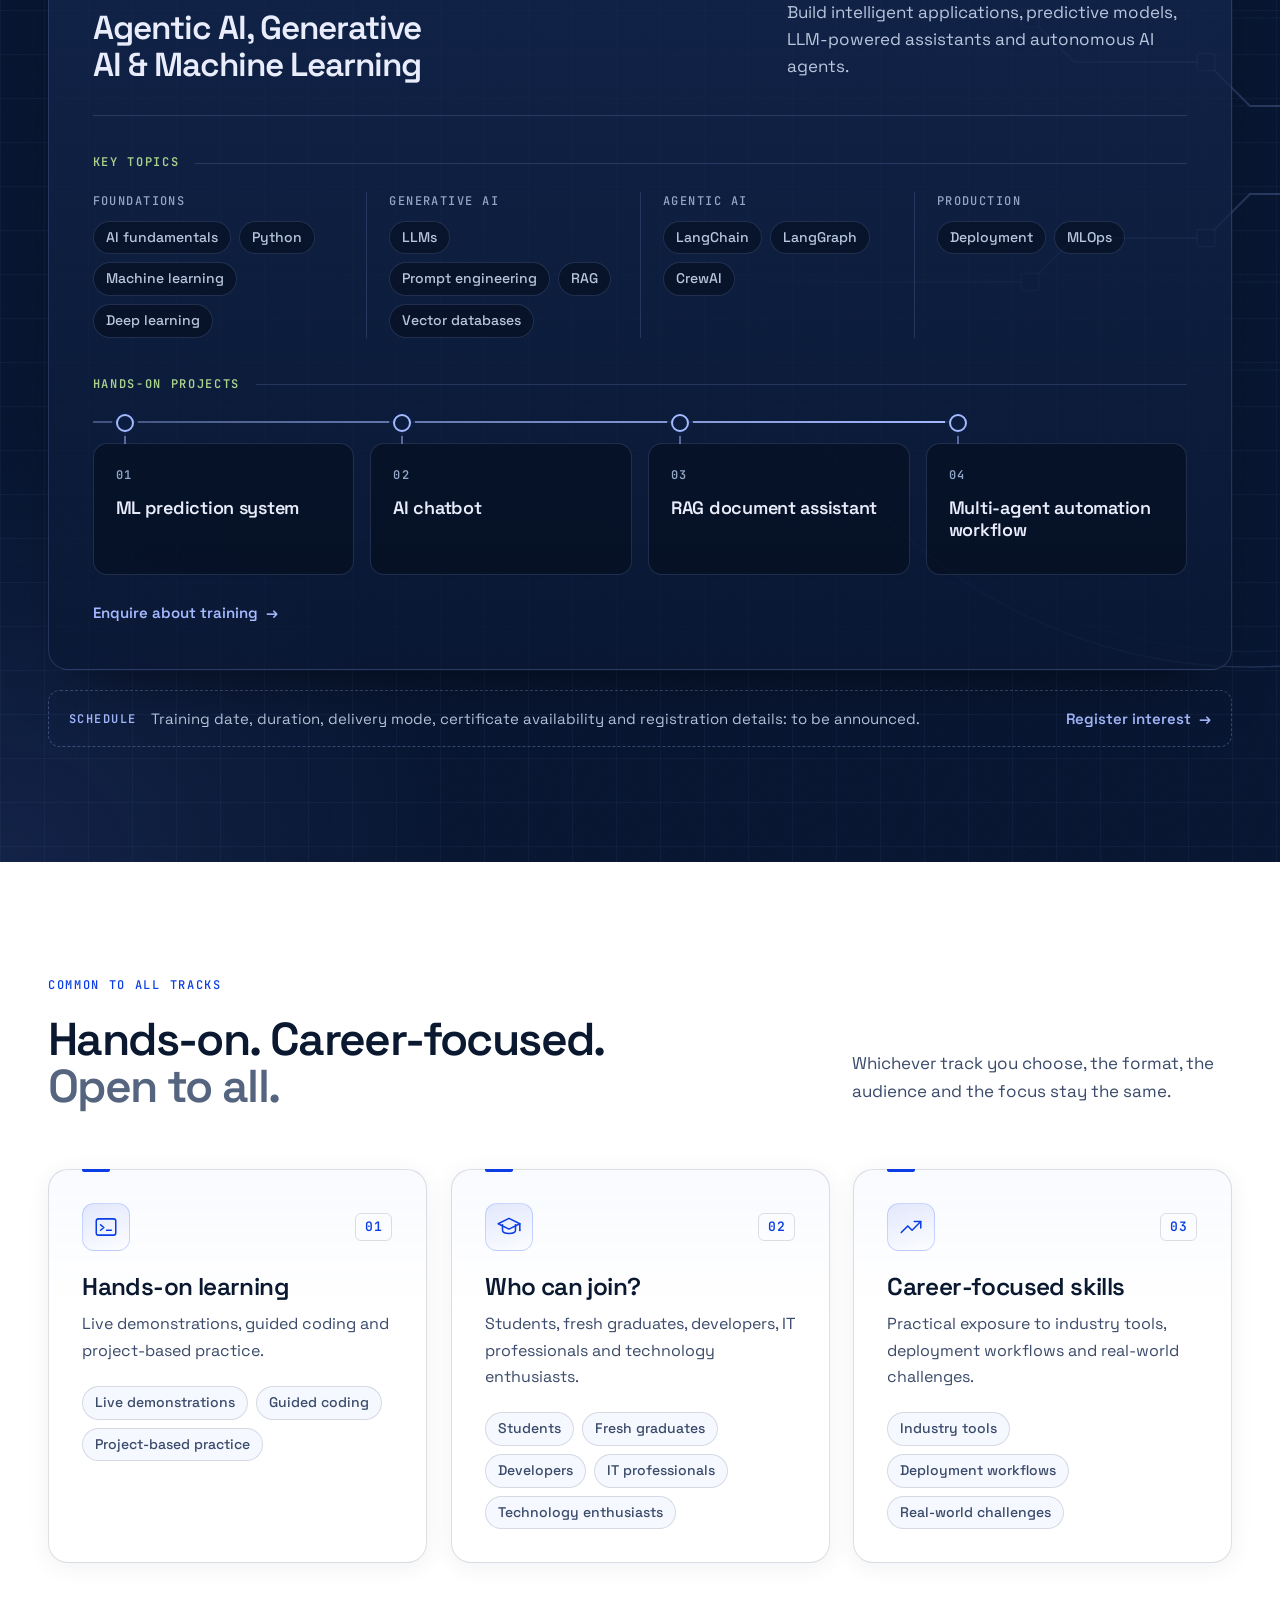
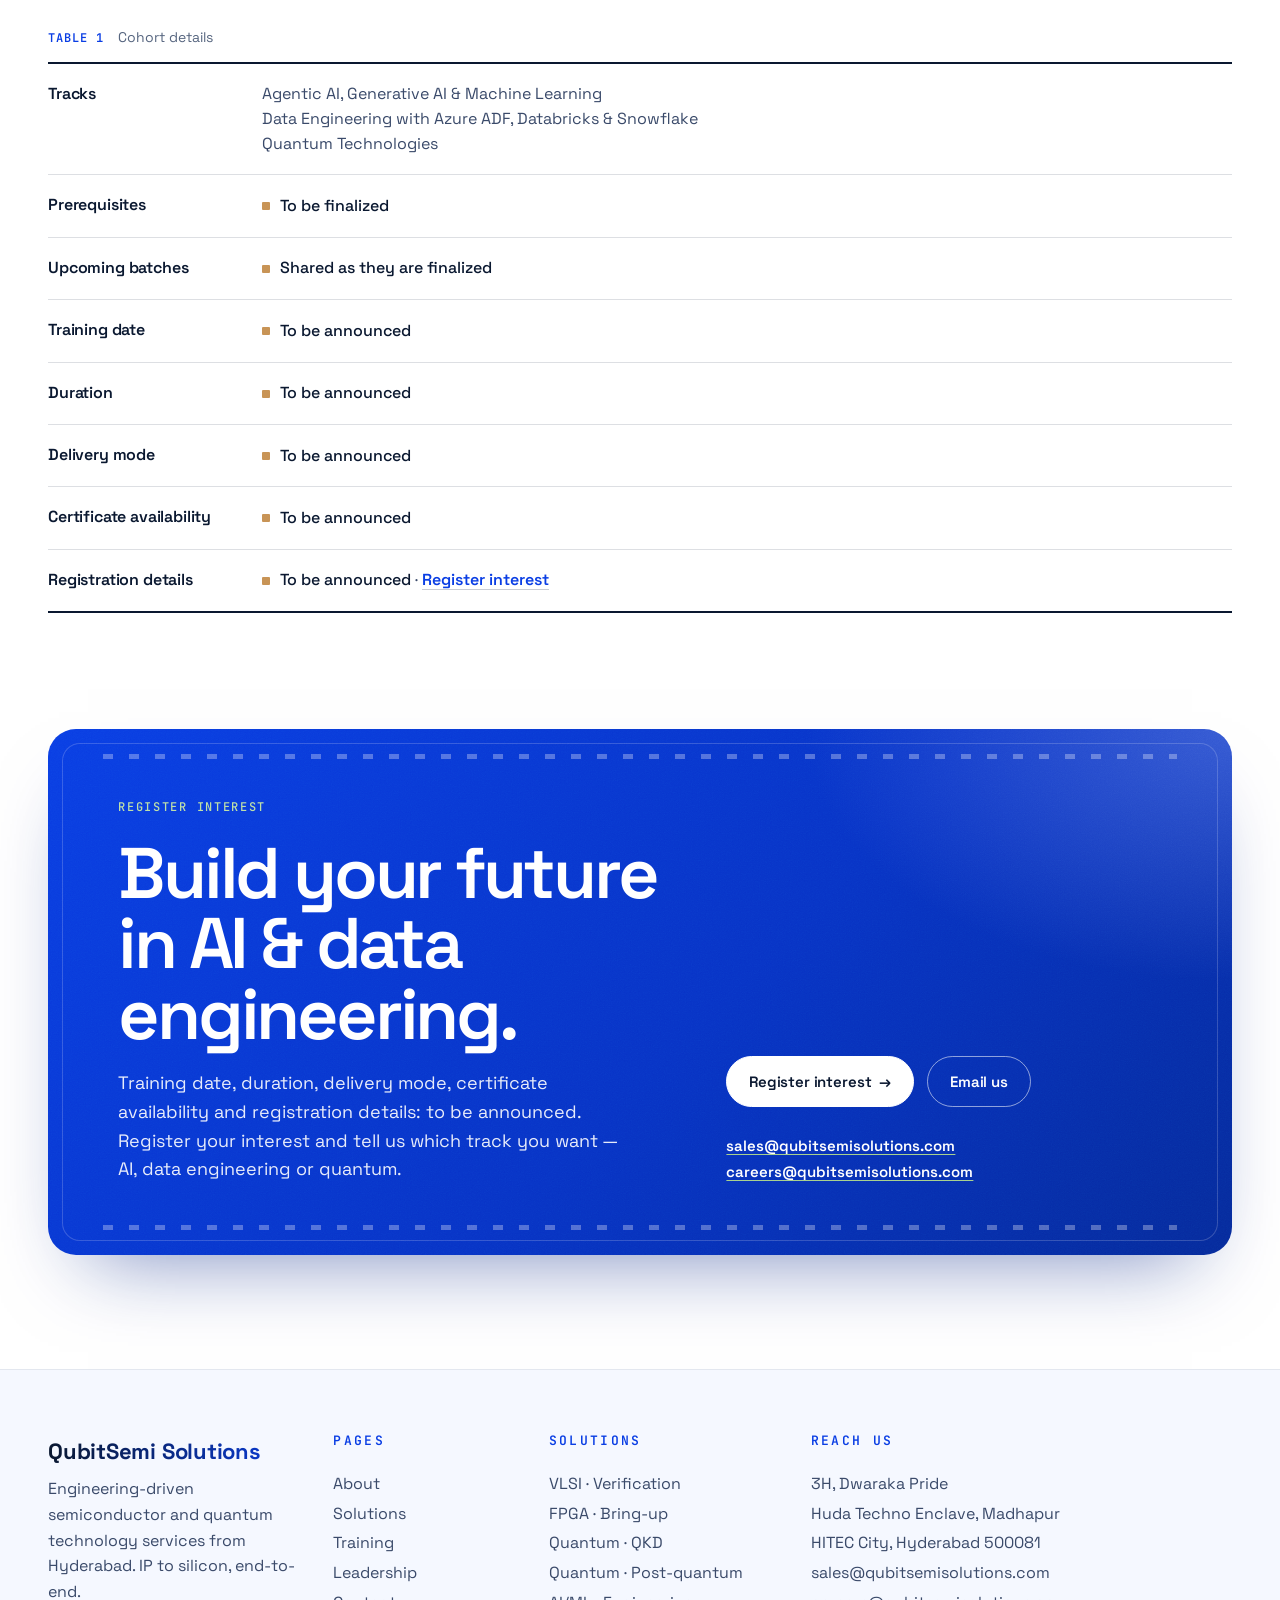
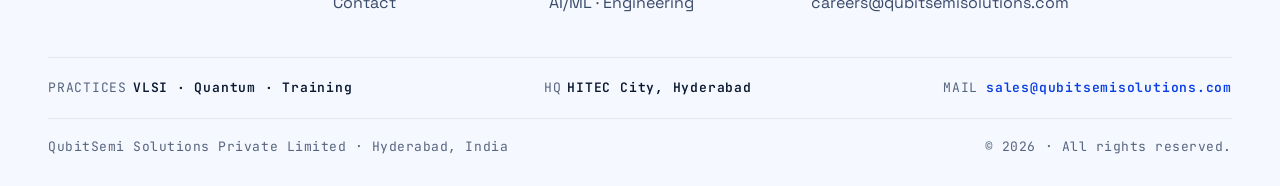
<file: training.html>
<!DOCTYPE html>
<html lang="en" data-theme="light">
<head>
<meta charset="UTF-8" />
<meta name="viewport" content="width=device-width, initial-scale=1.0" />
<title>Training in Quantum, AI & Data Engineering · QubitSemi</title>
<meta name="description" content="Hands-on QubitSemi training in quantum technologies, agentic and generative AI, machine learning and data engineering on Azure, Databricks and Snowflake." />
<link rel="icon" type="image/png" sizes="64x64" href="favicon.png" />
<link rel="apple-touch-icon" href="apple-touch-icon.png" />
<meta name="robots" content="index, follow, max-image-preview:large" />
<meta name="theme-color" content="#ffffff" />
<link rel="preconnect" href="https://fonts.googleapis.com">
<link rel="preconnect" href="https://fonts.gstatic.com" crossorigin>
<link href="https://fonts.googleapis.com/css2?family=JetBrains+Mono:wght@400;500;600;700&family=Space+Grotesk:wght@400;500;600;700&display=swap" rel="stylesheet">
<meta property="og:type" content="website" />
<meta property="og:site_name" content="QubitSemi Solutions" />
<meta property="og:title" content="Training in Quantum, AI & Data Engineering · QubitSemi" />
<meta property="og:description" content="Hands-on QubitSemi training in quantum technologies, agentic and generative AI, machine learning and data engineering on Azure, Databricks and Snowflake." />
<meta property="og:url" content="https://www.qubitsemisolutions.com/training.html" />
<meta property="og:image" content="https://www.qubitsemisolutions.com/og.png" />
<meta property="og:image:alt" content="QubitSemi Solutions — semiconductors, quantum technologies and beyond" />
<meta property="og:image:width" content="1200" />
<meta property="og:image:height" content="630" />
<meta property="og:locale" content="en_IN" />
<meta name="twitter:card" content="summary_large_image" />
<meta name="twitter:title" content="Training in Quantum, AI & Data Engineering · QubitSemi" />
<meta name="twitter:description" content="Hands-on QubitSemi training in quantum technologies, agentic and generative AI, machine learning and data engineering on Azure, Databricks and Snowflake." />
<meta name="twitter:image" content="https://www.qubitsemisolutions.com/og.png" />
<link rel="canonical" href="https://www.qubitsemisolutions.com/training.html" />
<link rel="alternate" hreflang="en-IN" href="https://www.qubitsemisolutions.com/training.html" />
<link rel="alternate" hreflang="x-default" href="https://www.qubitsemisolutions.com/training.html" />
<script>/* runs before first paint: theme, js flag, page-transition support and the once-per-visit opening scene */
(function(d){d.classList.add('js');if(!(window.CSS&&CSS.registerProperty))d.classList.add('no-prop');if('CSSViewTransitionRule' in window)d.classList.add('vt');try{if(!sessionStorage.getItem('qsmi-intro')&&!(window.matchMedia&&matchMedia('(prefers-reduced-motion: reduce)').matches)){sessionStorage.setItem('qsmi-intro','1');d.classList.add('intro','intro-wait');var go=function(){d.classList.remove('intro-wait')};document.addEventListener('DOMContentLoaded',function(){try{document.fonts.load('600 1em "Space Grotesk"').then(go,go)}catch(e){go()}});setTimeout(go,1100);setTimeout(function(){d.classList.remove('intro')},4200)}}catch(e){}var t=null;try{t=localStorage.getItem('qsmi-theme')}catch(e){}if(t!=='light'&&t!=='dark'){t=(window.matchMedia&&matchMedia('(prefers-color-scheme: dark)').matches)?'dark':'light'}d.setAttribute('data-theme',t);var m=document.querySelector('meta[name="theme-color"]');if(m)m.setAttribute('content',t==='dark'?'#060c1a':'#ffffff')})(document.documentElement);</script>
<link rel="stylesheet" href="styles.css?v=20261108p" />
</head>
<body>
<a class="skip-link" href="#main">Skip to content</a>

<div class="scroll-progress" id="scroll-progress" aria-hidden="true"></div>

<header class="masthead" role="banner">
  <div class="container masthead-inner">
    <a href="index.html" class="masthead-logo" aria-label="QubitSemi Solutions — home">
      <img class="masthead-logo-img logo-light" src="logo.png" alt="QubitSemi Solutions" width="297" height="81" loading="lazy" decoding="async" />
      <img class="masthead-logo-img logo-dark" src="logo-dark.png" alt="" width="297" height="81" aria-hidden="true" loading="lazy" decoding="async" />
    </a>
    <nav class="masthead-nav" aria-label="Primary">
      <a href="index.html">About</a>
      <a href="solutions.html">Solutions</a>
      <a href="training.html">Training</a>
      <a href="leadership.html">Leadership</a>
      <a href="contact.html">Contact</a>
    </nav>
    <div class="masthead-actions">
      <button type="button" class="theme-toggle-pill" data-theme-toggle aria-label="Switch theme">
        <span class="theme-icon-light" aria-hidden="true">☼</span>
        <span class="theme-icon-dark" aria-hidden="true">☾</span>
        <span class="theme-label">Light</span>
      </button>
      <a href="contact.html" class="btn-cta">Get in Touch <span aria-hidden="true">→</span></a>
    </div>

    <button type="button" class="masthead-burger" data-nav-toggle aria-label="Open menu" aria-expanded="false" aria-controls="mobile-nav">
      <span class="burger-bar"></span><span class="burger-bar"></span><span class="burger-bar"></span>
    </button>
  </div>
</header>

<div class="nav-scrim" data-nav-scrim aria-hidden="true"></div>

<div class="nav-drawer" id="mobile-nav" data-nav-drawer aria-hidden="true">
  <nav aria-label="Mobile">
    <a href="index.html">About</a>
    <a href="solutions.html">Solutions</a>
    <a href="training.html">Training</a>
    <a href="leadership.html">Leadership</a>
    <a href="contact.html">Contact</a>
  </nav>
  <a href="contact.html" class="btn-cta nav-drawer-cta">Get in Touch <span aria-hidden="true">→</span></a>
  <p class="nav-drawer-meta">
    <a href="mailto:sales@qubitsemisolutions.com">sales@qubitsemisolutions.com</a><br>
    <a href="mailto:careers@qubitsemisolutions.com">careers@qubitsemisolutions.com</a>
  </p>
</div>

<main id="main" tabindex="-1" class="hv2">

<!-- ─── PAGE HERO · net label + two-tone h1 + lede + schematic accent ─── -->
<section class="hv2-page-hero" aria-labelledby="trn-title">
  <div class="container hv2-railed">
    <div class="hv2-page-hero-grid">
      <p class="hv2-net">Training · AI &amp; data cohorts</p>
      <h1 class="hv2-page-title" id="trn-title">Learn. Build. <span class="hv2-mute">Innovate.</span></h1>
      <div class="hv2-page-copy">
        <p class="hv2-page-lede">Gain practical skills through hands-on learning, real-world use cases and capstone projects — in quantum technologies, Agentic AI, Generative AI and machine learning, and in data engineering with Azure ADF, Databricks and Snowflake.</p>
        <div class="hv2-actions">
          <a href="contact.html" class="btn-cta">Register interest <span aria-hidden="true">→</span></a>
          <a href="#programs" class="btn-cta-outline">See the programmes</a>
        </div>
      </div>
      <figure class="hv2-hero-art">
        <div class="hv2-art-frame">
          <svg class="hv2-art-svg" viewBox="0 0 520 400" role="img" aria-labelledby="trn-art-title"><title id="trn-art-title">Illustrative schematic: an AI track (Python, machine and deep learning, LLMs and RAG, agents) and a data engineering track (SQL, Azure Data Factory, Spark, Snowflake) each run as a trace past three project taps into a capstone die. A scale underneath marks the learn, build and ship phases.</title><defs><pattern id="trn-std" width="8" height="8" patternUnits="userSpaceOnUse"><path class="hv2-sk-hatch" d="M0 .5H8M0 4.5H5"/></pattern></defs><rect class="hv2-sk-sub" x="8" y="8" width="504" height="384" rx="22"/><rect class="hv2-sk-faint" x="22" y="22" width="476" height="356" rx="13"/><circle class="hv2-sk-wire" cx="40" cy="40" r="5" stroke-width="1.4"/><text class="hv2-sk-lbl hv2-sk-lbl--acc" x="44" y="86">AI TRACK</text><text class="hv2-sk-lbl hv2-sk-lbl--acc" x="44" y="300">DATA TRACK</text><path class="hv2-sk-coupler" d="M36 116H44M100 116H106M162 116H168M232 116H238M310 116H314L362 164M36 260H44M100 260H106M162 260H168M232 260H238M310 260H314L362 212"/><rect class="hv2-sk-faint" x="40" y="142" width="274" height="92" rx="4"/><g class="hv2-sk-pad"><rect x="24" y="113" width="12" height="6" rx="1"/><rect x="24" y="257" width="12" height="6" rx="1"/></g><path class="hv2-sk-bridge" d="M134 134.0V150M134 242.0V226M200 134.0V150M200 242.0V226M274 134.0V150M274 242.0V226"/><rect class="hv2-sk-blk" x="44" y="98" width="56" height="36"/><text class="hv2-sk-lbl hv2-sk-lbl--sm" x="72" y="119.5" text-anchor="middle">PYTHON</text><rect class="hv2-sk-blk" x="106" y="98" width="56" height="36"/><text class="hv2-sk-lbl hv2-sk-lbl--sm" x="134" y="119.5" text-anchor="middle">ML·DL</text><rect class="hv2-sk-blk" x="168" y="98" width="64" height="36"/><text class="hv2-sk-lbl hv2-sk-lbl--sm" x="200" y="119.5" text-anchor="middle">LLM·RAG</text><rect class="hv2-sk-blk" x="238" y="98" width="72" height="36"/><text class="hv2-sk-lbl hv2-sk-lbl--sm" x="274" y="119.5" text-anchor="middle">AGENTS</text><rect class="hv2-sk-blk" x="44" y="242" width="56" height="36"/><text class="hv2-sk-lbl hv2-sk-lbl--sm" x="72" y="263.5" text-anchor="middle">SQL</text><rect class="hv2-sk-blk" x="106" y="242" width="56" height="36"/><text class="hv2-sk-lbl hv2-sk-lbl--sm" x="134" y="263.5" text-anchor="middle">ADF</text><rect class="hv2-sk-blk" x="168" y="242" width="64" height="36"/><text class="hv2-sk-lbl hv2-sk-lbl--sm" x="200" y="263.5" text-anchor="middle">SPARK</text><rect class="hv2-sk-blk" x="238" y="242" width="72" height="36"/><text class="hv2-sk-lbl hv2-sk-lbl--sm" x="274" y="263.5" text-anchor="middle">SNOWFLAKE</text><g class="hv2-sk-via"><rect x="100" y="114" width="6" height="4"/><rect x="162" y="114" width="6" height="4"/><rect x="232" y="114" width="6" height="4"/><rect x="100" y="258" width="6" height="4"/><rect x="162" y="258" width="6" height="4"/><rect x="232" y="258" width="6" height="4"/></g><rect class="hv2-sk-chip" x="119" y="150" width="30" height="16" rx="2"/><text class="hv2-sk-lbl hv2-sk-lbl--sm" x="134" y="161.5" text-anchor="middle">P1</text><rect class="hv2-sk-chip" x="185" y="150" width="30" height="16" rx="2"/><text class="hv2-sk-lbl hv2-sk-lbl--sm" x="200" y="161.5" text-anchor="middle">P2</text><rect class="hv2-sk-chip" x="259" y="150" width="30" height="16" rx="2"/><text class="hv2-sk-lbl hv2-sk-lbl--sm" x="274" y="161.5" text-anchor="middle">P3</text><rect class="hv2-sk-chip" x="119" y="210" width="30" height="16" rx="2"/><text class="hv2-sk-lbl hv2-sk-lbl--sm" x="134" y="221.5" text-anchor="middle">P1</text><rect class="hv2-sk-chip" x="185" y="210" width="30" height="16" rx="2"/><text class="hv2-sk-lbl hv2-sk-lbl--sm" x="200" y="221.5" text-anchor="middle">P2</text><rect class="hv2-sk-chip" x="259" y="210" width="30" height="16" rx="2"/><text class="hv2-sk-lbl hv2-sk-lbl--sm" x="274" y="221.5" text-anchor="middle">P3</text><text class="hv2-sk-lbl hv2-sk-lbl--sm" x="72" y="185" text-anchor="middle">HANDS-ON</text><text class="hv2-sk-lbl hv2-sk-lbl--sm" x="72" y="197" text-anchor="middle">PROJECTS</text><path class="hv2-sk-wire" d="M466 132L486 124M466 154L486 149M466 176L486 174M466 200L486 201M466 222L486 226M466 244L486 251"/><g class="hv2-sk-pad"><rect x="486" y="121" width="8" height="6" rx="1"/><rect x="486" y="146" width="8" height="6" rx="1"/><rect x="486" y="171" width="8" height="6" rx="1"/><rect x="486" y="198" width="8" height="6" rx="1"/><rect x="486" y="223" width="8" height="6" rx="1"/><rect x="486" y="248" width="8" height="6" rx="1"/></g><rect class="hv2-sk-die" x="362" y="112" width="104" height="152" rx="3"/><rect fill="url(#trn-std)" x="370" y="122" width="88" height="132"/><g class="hv2-sk-diepad"><rect x="459" y="129.5" width="5" height="5"/><rect x="459" y="151.5" width="5" height="5"/><rect x="459" y="173.5" width="5" height="5"/><rect x="459" y="197.5" width="5" height="5"/><rect x="459" y="219.5" width="5" height="5"/><rect x="459" y="241.5" width="5" height="5"/></g><rect class="hv2-sk-chip" x="374" y="122" width="76" height="16" rx="2"/><text class="hv2-sk-lbl hv2-sk-lbl--acc" x="412" y="134" text-anchor="middle">CAPSTONE</text><rect class="hv2-sk-blk" x="370" y="150" width="84" height="28"/><text class="hv2-sk-lbl hv2-sk-lbl--sm" x="412" y="167.5" text-anchor="middle">MULTI-AGENT</text><rect class="hv2-sk-blk" x="370" y="198" width="84" height="28"/><text class="hv2-sk-lbl hv2-sk-lbl--sm" x="412" y="215.5" text-anchor="middle">END-TO-END</text><rect class="hv2-sk-chip" x="374" y="236" width="76" height="14" rx="2"/><text class="hv2-sk-lbl hv2-sk-lbl--sm" x="412" y="246.5" text-anchor="middle">REAL DATASET</text><path class="hv2-sk-line" d="M44 324V332H162V324M168 324V332H310V324M362 324V332H466V324"/><text class="hv2-sk-lbl" x="103" y="354" text-anchor="middle">LEARN</text><text class="hv2-sk-lbl" x="239" y="354" text-anchor="middle">BUILD</text><text class="hv2-sk-lbl hv2-sk-lbl--acc" x="414" y="354" text-anchor="middle">SHIP</text><path class="hv2-sk-pulse" d="M36 116H314L362 164H370"/><path class="hv2-sk-pulse" style="animation-delay:-2.6s" d="M36 260H314L362 212H370"/></svg>
        </div>
        <figcaption class="hv2-cap"><b>Fig. 1</b> Illustrative: two tracks, each running from key topics through hands-on projects into a capstone.</figcaption>
      </figure>
    </div>

    <nav class="hv2-toc" aria-label="On this page">
      <ol>
        <li><a href="#programs"><span class="hv2-toc-n">01</span><span class="hv2-toc-t">Programmes</span><span class="hv2-toc-d">AI, data engineering and quantum tracks</span></a></li>
        <li><a href="#common"><span class="hv2-toc-n">02</span><span class="hv2-toc-t">Common to all tracks</span><span class="hv2-toc-d">Hands-on learning, who can join, career skills</span></a></li>
        <li><a href="#register"><span class="hv2-toc-n">03</span><span class="hv2-toc-t">Register interest</span><span class="hv2-toc-d">Details to be announced</span></a></li>
      </ol>
    </nav>
  </div>
</section>

<!-- ─── PROGRAMMES · dark band (both themes), T·01 / T·02 tabs ───
     script.js contract: button.tab[data-tab][role=tab]#tab-ai/#tab-de[aria-controls]
     and .tab-panel[data-panel][role=tabpanel]#panel-ai/#panel-de. Deep links: training.html#ai / #de. -->
<section class="hv2-band trav2-programs" id="programs" aria-labelledby="trn-programs-title">
  <div class="hv2-band-bg" aria-hidden="true">
    <svg class="hv2-backdrop" viewBox="0 0 1000 1000" aria-hidden="true" focusable="false"><circle cx="500" cy="500" r="470" fill="none" stroke="#94adff" stroke-opacity=".20" stroke-width="1.5"/><circle cx="500" cy="500" r="456" fill="none" stroke="#94adff" stroke-opacity=".08"/><path d="M132 300H868M132 380H868M132 460H868M132 540H868M132 620H868M132 700H868M300 132V868M380 132V868M460 132V868M540 132V868M620 132V868M700 132V868" fill="none" stroke="#94adff" stroke-opacity=".08"/><path d="M60 380H300L340 420H460L500 460H620L660 500H760M60 620H300L340 580H460L500 540H620L660 500" fill="none" stroke="#94adff" stroke-opacity=".30" stroke-width="2"/><g fill="#081530" stroke="#94adff" stroke-opacity=".34"><rect x="292" y="372" width="16" height="16" rx="2"/><rect x="452" y="412" width="16" height="16" rx="2"/><rect x="612" y="452" width="16" height="16" rx="2"/><rect x="292" y="612" width="16" height="16" rx="2"/><rect x="452" y="572" width="16" height="16" rx="2"/><rect x="612" y="532" width="16" height="16" rx="2"/></g><rect x="760" y="440" width="120" height="120" rx="6" fill="#0b1d40" fill-opacity=".6" stroke="#94adff" stroke-opacity=".38" stroke-width="1.5"/><rect x="776" y="456" width="88" height="88" rx="3" fill="none" stroke="#94adff" stroke-opacity=".18" stroke-dasharray="3 5"/><g fill="#c89456" fill-opacity=".55"><rect x="884" y="452" width="10" height="6" rx="1"/><rect x="884" y="474" width="10" height="6" rx="1"/><rect x="884" y="496" width="10" height="6" rx="1"/><rect x="884" y="518" width="10" height="6" rx="1"/><rect x="884" y="540" width="10" height="6" rx="1"/></g></svg>
  </div>
  <div class="container hv2-railed">
    <div class="hv2-sec-head reveal">
      <div>
        <p class="hv2-net">Programmes</p>
        <h2 class="hv2-h2" id="trn-programs-title">Three tracks. <span class="hv2-mute">Real-world projects.</span></h2>
      </div>
      <p class="hv2-lede">Industry-ready technology training. Pick the track that fits where you want to go — all are hands-on, with real-world use cases and capstone projects.</p>
    </div>

    <div class="trav2-tracks reveal">
      <!-- deep-link targets: training.html#ai / #de / #qt scroll here; script.js selects the matching tab -->
      <span class="trav2-anchor" id="ai" aria-hidden="true"></span><span class="trav2-anchor" id="de" aria-hidden="true"></span><span class="trav2-anchor" id="qt" aria-hidden="true"></span>

      <div class="trav2-tabs" role="tablist" aria-label="Training programmes">
        <button type="button" class="tab trav2-tab active" id="tab-ai" data-tab="ai" role="tab" aria-selected="true" aria-controls="panel-ai">
          <span class="trav2-tab-icon" aria-hidden="true"><svg viewBox="0 0 24 24"><use href="#i-algorithms"/></svg></span>
          <span class="trav2-tab-text">
            <span class="trav2-tab-ref">AI track</span>
            <span class="trav2-tab-title">Agentic AI, Generative AI &amp; ML</span>
            <span class="trav2-tab-sub">Python to LLMs, RAG, AI agents and MLOps</span>
          </span>
          <span class="trav2-tab-mark" aria-hidden="true"></span>
        </button>
        <button type="button" class="tab trav2-tab" id="tab-de" data-tab="de" role="tab" aria-selected="false" aria-controls="panel-de" tabindex="-1">
          <span class="trav2-tab-icon" aria-hidden="true"><svg viewBox="0 0 24 24"><use href="#i-data"/></svg></span>
          <span class="trav2-tab-text">
            <span class="trav2-tab-ref">Data track</span>
            <span class="trav2-tab-title">Data Engineering</span>
            <span class="trav2-tab-sub">Azure Data Factory, Databricks and Snowflake</span>
          </span>
          <span class="trav2-tab-mark" aria-hidden="true"></span>
        </button>
        <button type="button" class="tab trav2-tab" id="tab-qt" data-tab="qt" role="tab" aria-selected="false" aria-controls="panel-qt" tabindex="-1">
          <span class="trav2-tab-icon" aria-hidden="true"><svg viewBox="0 0 24 24"><use href="#i-quantum"/></svg></span>
          <span class="trav2-tab-text">
            <span class="trav2-tab-ref">Quantum track</span>
            <span class="trav2-tab-title">Quantum Technologies</span>
            <span class="trav2-tab-sub">Computing, communication, QML and quantum semiconductors</span>
          </span>
          <span class="trav2-tab-mark" aria-hidden="true"></span>
        </button>
      </div>


      <!-- T·01 · AI -->
      <div class="tab-panel trav2-panel active" id="panel-ai" data-panel="ai" role="tabpanel" aria-labelledby="tab-ai" tabindex="0">
        <div class="trav2-panel-head">
          <div>
            <p class="trav2-panel-ref">AI track</p>
            <h3>Agentic AI, Generative AI &amp; Machine Learning</h3>
          </div>
          <p class="trav2-panel-sub">Build intelligent applications, predictive models, LLM-powered assistants and autonomous AI agents.</p>
        </div>

        <div class="trav2-block">
          <h4 class="trav2-block-title">Key topics</h4>
          <div class="trav2-topics">
            <div class="hv2-chipset">
              <p class="hv2-chipset-label" id="trn-ai-t1">Foundations</p>
              <ul class="hv2-chips" aria-labelledby="trn-ai-t1"><li>AI fundamentals</li><li>Python</li><li>Machine learning</li><li>Deep learning</li></ul>
            </div>
            <div class="hv2-chipset">
              <p class="hv2-chipset-label" id="trn-ai-t2">Generative AI</p>
              <ul class="hv2-chips" aria-labelledby="trn-ai-t2"><li>LLMs</li><li>Prompt engineering</li><li>RAG</li><li>Vector databases</li></ul>
            </div>
            <div class="hv2-chipset">
              <p class="hv2-chipset-label" id="trn-ai-t3">Agentic AI</p>
              <ul class="hv2-chips" aria-labelledby="trn-ai-t3"><li>LangChain</li><li>LangGraph</li><li>CrewAI</li></ul>
            </div>
            <div class="hv2-chipset">
              <p class="hv2-chipset-label" id="trn-ai-t4">Production</p>
              <ul class="hv2-chips" aria-labelledby="trn-ai-t4"><li>Deployment</li><li>MLOps</li></ul>
            </div>
          </div>
        </div>

        <div class="trav2-block">
          <h4 class="trav2-block-title">Hands-on projects</h4>
          <ol class="trav2-projects">
            <li class="trav2-proj">
              <span class="trav2-proj-n" aria-hidden="true">01</span>
              <h5>ML prediction system</h5>
            </li>
            <li class="trav2-proj">
              <span class="trav2-proj-n" aria-hidden="true">02</span>
              <h5>AI chatbot</h5>
            </li>
            <li class="trav2-proj">
              <span class="trav2-proj-n" aria-hidden="true">03</span>
              <h5>RAG document assistant</h5>
            </li>
            <li class="trav2-proj">
              <span class="trav2-proj-n" aria-hidden="true">04</span>
              <h5>Multi-agent automation workflow</h5>
            </li>
          </ol>
        </div>
        <p class="trav2-enquire"><a class="hv2-link" href="mailto:sales@qubitsemisolutions.com?subject=QubitSemi%20AI%20Training%20Enquiry">Enquire about training <span aria-hidden="true">→</span></a></p>
      </div>

      <!-- T·02 · Data engineering -->
      <div class="tab-panel trav2-panel" id="panel-de" data-panel="de" role="tabpanel" aria-labelledby="tab-de" tabindex="0">
        <div class="trav2-panel-head">
          <div>
            <p class="trav2-panel-ref">Data track</p>
            <h3>Data Engineering with Azure ADF, Databricks &amp; Snowflake</h3>
          </div>
          <p class="trav2-panel-sub">Design scalable cloud data pipelines, modern lakehouses and enterprise data warehouses.</p>
        </div>

        <div class="trav2-block">
          <h4 class="trav2-block-title">Key topics</h4>
          <div class="trav2-topics">
            <div class="hv2-chipset">
              <p class="hv2-chipset-label" id="trn-de-t1">Foundations</p>
              <ul class="hv2-chips" aria-labelledby="trn-de-t1"><li>SQL</li><li>Python</li></ul>
            </div>
            <div class="hv2-chipset">
              <p class="hv2-chipset-label" id="trn-de-t2">Azure</p>
              <ul class="hv2-chips" aria-labelledby="trn-de-t2"><li>Azure</li><li>ADLS</li><li>Azure Data Factory</li><li>ETL / ELT</li></ul>
            </div>
            <div class="hv2-chipset">
              <p class="hv2-chipset-label" id="trn-de-t3">Lakehouse</p>
              <ul class="hv2-chips" aria-labelledby="trn-de-t3"><li>Databricks</li><li>PySpark</li><li>Delta Lake</li><li>Medallion architecture</li></ul>
            </div>
            <div class="hv2-chipset">
              <p class="hv2-chipset-label" id="trn-de-t4">Warehouse &amp; operations</p>
              <ul class="hv2-chips" aria-labelledby="trn-de-t4"><li>Snowflake</li><li>Data governance</li><li>Optimization</li></ul>
            </div>
          </div>
        </div>

        <div class="trav2-block">
          <h4 class="trav2-block-title">Hands-on projects</h4>
          <ol class="trav2-projects">
            <li class="trav2-proj">
              <span class="trav2-proj-n" aria-hidden="true">01</span>
              <h5>ADF ingestion pipeline</h5>
            </li>
            <li class="trav2-proj">
              <span class="trav2-proj-n" aria-hidden="true">02</span>
              <h5>PySpark transformations</h5>
            </li>
            <li class="trav2-proj">
              <span class="trav2-proj-n" aria-hidden="true">03</span>
              <h5>Snowflake analytics</h5>
            </li>
            <li class="trav2-proj trav2-proj--cap">
              <span class="trav2-proj-n trav2-proj-n--cap">Capstone</span>
              <h5>End-to-end cloud data engineering capstone</h5>
            </li>
          </ol>
        </div>
        <p class="trav2-enquire"><a class="hv2-link" href="mailto:sales@qubitsemisolutions.com?subject=QubitSemi%20AI%20Training%20Enquiry">Enquire about training <span aria-hidden="true">→</span></a></p>
      </div>

      <!-- T·03 · Quantum technologies (from the live site, 2026-11-03: topic and project lists are condensed from it — confirm with the training lead) -->
      <div class="tab-panel trav2-panel" id="panel-qt" data-panel="qt" role="tabpanel" aria-labelledby="tab-qt" tabindex="0">
        <div class="trav2-panel-head">
          <div>
            <p class="trav2-panel-ref">Quantum track</p>
            <h3>Quantum Technologies</h3>
          </div>
          <p class="trav2-panel-sub">Four learning paths — computing, communication, machine learning and semiconductors — each pairing topics with project practice.</p>
        </div>

        <div class="trav2-block">
          <h4 class="trav2-block-title">Learning paths</h4>
          <div class="trav2-topics">
            <div class="hv2-chipset">
              <p class="hv2-chipset-label" id="trn-qt-t1">Quantum computing</p>
              <ul class="hv2-chips" aria-labelledby="trn-qt-t1"><li>Quantum information</li><li>Circuits</li><li>Algorithms</li><li>Simulation</li></ul>
            </div>
            <div class="hv2-chipset">
              <p class="hv2-chipset-label" id="trn-qt-t2">Quantum communication</p>
              <ul class="hv2-chips" aria-labelledby="trn-qt-t2"><li>Key distribution</li><li>Quantum networking</li><li>Security</li><li>Protocols</li></ul>
            </div>
            <div class="hv2-chipset">
              <p class="hv2-chipset-label" id="trn-qt-t3">Quantum machine learning</p>
              <ul class="hv2-chips" aria-labelledby="trn-qt-t3"><li>Hybrid quantum-classical</li><li>Variational circuits</li><li>Optimization</li></ul>
            </div>
            <div class="hv2-chipset">
              <p class="hv2-chipset-label" id="trn-qt-t4">Quantum semiconductors</p>
              <ul class="hv2-chips" aria-labelledby="trn-qt-t4"><li>Quantum dots</li><li>Spin qubits</li><li>Superconducting qubits</li><li>Device concepts</li></ul>
            </div>
          </div>
        </div>

        <div class="trav2-block">
          <h4 class="trav2-block-title">Project practice</h4>
          <ol class="trav2-projects">
            <li class="trav2-proj">
              <span class="trav2-proj-n" aria-hidden="true">01</span>
              <h5>Quantum computing</h5>
              <p>Quantum information, circuits and algorithms, learned from first principles through to simulation.</p>
              <ul class="trav2-proj-list"><li>Build and simulate your own quantum circuits</li><li>Study a foundational algorithm</li><li>Guided Qiskit mini-project</li></ul>
            </li>
            <li class="trav2-proj">
              <span class="trav2-proj-n" aria-hidden="true">02</span>
              <h5>Quantum communication</h5>
              <p>Applying quantum principles to communication, networking and security, with key distribution as the worked example.</p>
              <ul class="trav2-proj-list"><li>Simulate a simple key-distribution workflow</li><li>Study communication protocols</li><li>Review a quantum network use case</li></ul>
            </li>
            <li class="trav2-proj">
              <span class="trav2-proj-n" aria-hidden="true">03</span>
              <h5>Quantum machine learning</h5>
              <p>Combining quantum and classical methods through variational circuits and optimization.</p>
              <ul class="trav2-proj-list"><li>Build a hybrid workflow</li><li>Explore a variational circuit</li><li>Benchmark a small quantum model against a classical one</li></ul>
            </li>
            <li class="trav2-proj">
              <span class="trav2-proj-n" aria-hidden="true">04</span>
              <h5>Quantum semiconductors</h5>
              <p>How semiconductor device ideas map onto quantum hardware.</p>
              <ul class="trav2-proj-list"><li>Review a device architecture</li><li>Study simulation and characterization workflows</li></ul>
            </li>
          </ol>
        </div>

        <div class="trav2-block">
          <h4 class="trav2-block-title">Programme format</h4>
          <ul class="hv2-chips trav2-format" aria-label="Programme format"><li>Guided learning</li><li>Simulation &amp; projects</li><li>Flexible programme design</li></ul>
          <p class="trav2-format-note">Programmes can be shaped around learners and team goals.</p>
        </div>
        <p class="trav2-enquire"><a class="hv2-link" href="mailto:sales@qubitsemisolutions.com?subject=QubitSemi%20Quantum%20Training%20Enquiry">Enquire about quantum training <span aria-hidden="true">→</span></a></p>
      </div>

      <p class="hv2-note trav2-note"><span class="hv2-note-k">Schedule</span><span>Training date, duration, delivery mode, certificate availability and registration details: to be announced.</span><a class="hv2-link" href="contact.html">Register interest <span aria-hidden="true">→</span></a></p>
    </div>
  </div>
</section>

<!-- ─── COMMON · what both tracks share: signal-path format + audience + cohort datasheet ─── -->
<section class="hv2-sec" id="common" aria-labelledby="trn-common-title">
  <div class="container hv2-railed">
    <div class="hv2-sec-head reveal">
      <div>
        <p class="hv2-net">Common to all tracks</p>
        <h2 class="hv2-h2" id="trn-common-title">Hands-on. Career-focused. <span class="hv2-mute">Open to all.</span></h2>
      </div>
      <p class="hv2-lede">Whichever track you choose, the format, the audience and the focus stay the same.</p>
    </div>

    <div class="hv2-grid hv2-grid--3">
      <article class="hv2-card reveal">
        <div class="hv2-card-head">
          <span class="hv2-card-icon" aria-hidden="true"><svg viewBox="0 0 24 24"><use href="#i-terminal"/></svg></span>
          <span class="hv2-ref">01</span>
        </div>
        <h3>Hands-on learning</h3>
        <p>Live demonstrations, guided coding and project-based practice.</p>
        <ul class="hv2-chips" aria-label="Format"><li>Live demonstrations</li><li>Guided coding</li><li>Project-based practice</li></ul>
      </article>
      <article class="hv2-card reveal" data-reveal-delay="1">
        <div class="hv2-card-head">
          <span class="hv2-card-icon" aria-hidden="true"><svg viewBox="0 0 24 24"><use href="#i-training"/></svg></span>
          <span class="hv2-ref">02</span>
        </div>
        <h3>Who can join?</h3>
        <p>Students, fresh graduates, developers, IT professionals and technology enthusiasts.</p>
        <ul class="hv2-chips" aria-label="Who can join"><li>Students</li><li>Fresh graduates</li><li>Developers</li><li>IT professionals</li><li>Technology enthusiasts</li></ul>
      </article>
      <article class="hv2-card reveal" data-reveal-delay="2">
        <div class="hv2-card-head">
          <span class="hv2-card-icon" aria-hidden="true"><svg viewBox="0 0 24 24"><use href="#i-career"/></svg></span>
          <span class="hv2-ref">03</span>
        </div>
        <h3>Career-focused skills</h3>
        <p>Practical exposure to industry tools, deployment workflows and real-world challenges.</p>
        <ul class="hv2-chips" aria-label="Career focus"><li>Industry tools</li><li>Deployment workflows</li><li>Real-world challenges</li></ul>
      </article>
    </div>

    <figure class="hv2-datasheet hv2-mt trav2-details reveal">
      <figcaption><span class="hv2-spec-n">Table 1</span> Cohort details</figcaption>
      <dl class="hv2-dl">
        <div><dt>Tracks</dt><dd>Agentic AI, Generative AI &amp; Machine Learning<br>Data Engineering with Azure ADF, Databricks &amp; Snowflake<br>Quantum Technologies</dd></div>
        <div><dt>Prerequisites</dt><dd><span class="trav2-tba">To be finalized</span></dd></div>
        <div><dt>Upcoming batches</dt><dd><span class="trav2-tba">Shared as they are finalized</span></dd></div>
        <div><dt>Training date</dt><dd><span class="trav2-tba">To be announced</span></dd></div>
        <div><dt>Duration</dt><dd><span class="trav2-tba">To be announced</span></dd></div>
        <div><dt>Delivery mode</dt><dd><span class="trav2-tba">To be announced</span></dd></div>
        <div><dt>Certificate availability</dt><dd><span class="trav2-tba">To be announced</span></dd></div>
        <div><dt>Registration details</dt><dd><span class="trav2-tba">To be announced</span> · <a class="trav2-dl-link" href="contact.html">Register interest</a></dd></div>
      </dl>
    </figure>
  </div>
</section>

<!-- ─── CTA · same blue package as the home page ─── -->
<section class="hv2-cta-sec" id="register" aria-labelledby="trn-cta-title">
  <div class="container hv2-railed">
    <div class="hv2-cta reveal">
      <span class="hv2-cta-pads" aria-hidden="true"></span>
      <div class="hv2-cta-body">
        <p class="hv2-net hv2-net--inline">Register interest</p>
        <h2 id="trn-cta-title">Build your future in AI &amp; data engineering.</h2>
        <p>Training date, duration, delivery mode, certificate availability and registration details: to be announced. Register your interest and tell us which track you want — AI, data engineering or quantum.</p>
      </div>
      <div class="hv2-cta-side">
        <div class="hv2-cta-actions">
          <a class="btn-cta" href="contact.html">Register interest <span aria-hidden="true">→</span></a>
          <a class="btn-cta-outline" href="mailto:sales@qubitsemisolutions.com">Email us</a>
        </div>
        <address class="hv2-cta-addr">
          <a href="mailto:sales@qubitsemisolutions.com">sales@qubitsemisolutions.com</a><br>
          <a href="mailto:careers@qubitsemisolutions.com">careers@qubitsemisolutions.com</a>
        </address>
      </div>
    </div>
  </div>
</section>

</main>

<footer class="footprint" role="contentinfo">
  <div class="container">
    <div class="footprint-grid">
      <div class="footprint-brand"><div class="brand-name">QubitSemi Solutions</div><p>Engineering-driven semiconductor and quantum technology services from Hyderabad. IP to silicon, end-to-end.</p></div>
      <div><h2>Pages</h2><ul><li><a href="index.html">About</a></li><li><a href="solutions.html">Solutions</a></li><li><a href="training.html">Training</a></li><li><a href="leadership.html">Leadership</a></li><li><a href="contact.html">Contact</a></li></ul></div>
      <div><h2>Solutions</h2><ul><li><a href="solutions.html#vlsi">VLSI · Verification</a></li><li><a href="solutions.html#vlsi">FPGA · Bring-up</a></li><li><a href="solutions.html#quantum">Quantum · QKD</a></li><li><a href="solutions.html#quantum">Quantum · Post-quantum</a></li><li><a href="solutions.html#ai-ml">AI/ML · Engineering</a></li></ul></div>
      <div><h2>Reach us</h2><ul><li>3H, Dwaraka Pride</li><li>Huda Techno Enclave, Madhapur</li><li>HITEC City, Hyderabad 500081</li><li><a href="mailto:sales@qubitsemisolutions.com">sales@qubitsemisolutions.com</a></li><li><a href="mailto:careers@qubitsemisolutions.com">careers@qubitsemisolutions.com</a></li></ul></div>
    </div>
    <div class="colophon">
      <div class="colophon-cell"><span class="ck">Practices</span><span class="cv">VLSI · Quantum · Training</span></div>
      <div class="colophon-cell"><span class="ck">HQ</span><span class="cv">HITEC City, Hyderabad</span></div>
      <div class="colophon-sig"><span class="sig-k">MAIL</span><a class="sig-v" href="mailto:sales@qubitsemisolutions.com">sales@qubitsemisolutions.com</a></div>
    </div>
    <div class="footprint-base">
      <!-- PLACEHOLDER: add the company's registered CIN here once confirmed (the previous value was a dummy). -->
      <span>QubitSemi Solutions Private Limited · Hyderabad, India</span>
      <span>© <span data-year>2026</span> · All rights reserved.</span>
    </div>
  </div>
</footer>

<div class="sticky-cta" data-sticky-cta role="complementary" aria-label="Quick contact">
  <span class="sticky-cta-label">VLSI · Quantum · Training</span>
  <a href="contact.html" class="btn-cta">Get in Touch <span aria-hidden="true">→</span></a>
</div>

<svg class="hv2-sprite" style="position:absolute;width:0;height:0;overflow:hidden" width="0" height="0" aria-hidden="true" focusable="false"><defs><symbol id="i-nextgen" viewBox="0 0 24 24" fill="none" stroke="currentColor" stroke-width="1.4" stroke-linecap="round" stroke-linejoin="round"><polygon points="12,3 21,8 21,16 12,21 3,16 3,8"/><line x1="12" y1="3" x2="12" y2="21"/><line x1="3" y1="8" x2="21" y2="16"/><line x1="21" y1="8" x2="3" y2="16"/><circle cx="12" cy="12" r="1.4" fill="currentColor" fill-opacity="0.5" stroke="none"/></symbol><symbol id="i-quantum" viewBox="0 0 24 24" fill="none" stroke="currentColor" stroke-width="1.4" stroke-linecap="round" stroke-linejoin="round"><circle cx="12" cy="12" r="8"/><ellipse cx="12" cy="12" rx="8" ry="3.5"/><line x1="4" y1="12" x2="20" y2="12"/><circle cx="12" cy="12" r="1.5" fill="currentColor" fill-opacity="0.7" stroke="none"/></symbol><symbol id="i-algorithms" viewBox="0 0 24 24" fill="none" stroke="currentColor" stroke-width="1.4" stroke-linecap="round" stroke-linejoin="round"><line x1="2" y1="12" x2="6" y2="12"/><rect x="6" y="9" width="12" height="6" rx="0.5"/><line x1="18" y1="12" x2="22" y2="12"/><line x1="9" y1="9" x2="9" y2="15"/><line x1="13" y1="9" x2="13" y2="15"/><line x1="9" y1="12" x2="13" y2="12"/><circle cx="22" cy="12" r="0.9" fill="currentColor" stroke="none"/></symbol><symbol id="i-training" viewBox="0 0 24 24" fill="none" stroke="currentColor" stroke-width="1.4" stroke-linecap="round" stroke-linejoin="round"><polygon points="12,4 22,9 12,14 2,9"/><path d="M6 10 L6 15 C6 17 9 18 12 18 C15 18 18 17 18 15 L18 10"/><line x1="22" y1="9" x2="22" y2="14"/><circle cx="22" cy="15" r="0.9" fill="currentColor" stroke="none"/></symbol><symbol id="i-data" viewBox="0 0 24 24" fill="none" stroke="currentColor" stroke-width="1.4" stroke-linecap="round" stroke-linejoin="round"><ellipse cx="12" cy="6" rx="7" ry="2"/><path d="M5 6 L5 18 C5 19.5 8.2 20.5 12 20.5 C15.8 20.5 19 19.5 19 18 L19 6"/><path d="M5 12 C5 13.5 8.2 14.5 12 14.5 C15.8 14.5 19 13.5 19 12"/><circle cx="9" cy="12" r="0.6" fill="currentColor" stroke="none"/><circle cx="15" cy="12" r="0.6" fill="currentColor" stroke="none"/></symbol><symbol id="i-team" viewBox="0 0 24 24" fill="none" stroke="currentColor" stroke-width="1.4" stroke-linecap="round" stroke-linejoin="round"><circle cx="9" cy="9" r="2.8"/><circle cx="17" cy="10.5" r="2.2"/><path d="M3 20 C3 16.5 6 14.5 9 14.5 C12 14.5 15 16.5 15 20"/><path d="M14 20 C14 17 16 15 18 18 C20 15 22 17 22 20"/></symbol></defs><symbol id="i-career" viewBox="0 0 24 24" fill="none" stroke="currentColor" stroke-width="1.4" stroke-linecap="round" stroke-linejoin="round"><path d="M3 17l6-6 4 4 8-8"/><path d="M15 7h6v6"/></symbol><symbol id="i-terminal" viewBox="0 0 24 24" fill="none" stroke="currentColor" stroke-width="1.4" stroke-linecap="round" stroke-linejoin="round"><rect x="3" y="4.5" width="18" height="15" rx="2"/><path d="M7 10l3 2.5L7 15M12.5 15H17"/></symbol></svg>
<script src="script.js?v=20261108p" defer></script>
</body>
</html>
</file>
<file: styles.css>
/* ════════════════════════════════════════════════════════════════
   QUBITSEMI SOLUTIONS — Dual-Theme Marketing
   Theme 1 · LIGHT  (Sample 5 reference) — default
   Theme 2 · DARK   (Sample 6 reference) — opt-in via [data-theme="dark"]
   ════════════════════════════════════════════════════════════════ */

/* ── RESET ─────────────────────────────────────────────────────── */
*, *::before, *::after { box-sizing: border-box; margin: 0; padding: 0; }
html { scroll-behavior: smooth; }
body {
  font-family: var(--font-sans);
  background: var(--bg);
  color: var(--text);
  line-height: 1.55;
  font-size: 16px;
  -webkit-font-smoothing: antialiased;
  text-rendering: optimizeLegibility;
  overflow-x: hidden;
  overflow-x: clip;
}
/* html must clip too: the off-screen fixed .nav-drawer would otherwise widen
   documentElement.scrollWidth on narrow viewports. */
html {
  overflow-x: hidden;
  overflow-x: clip;
  scroll-padding-top: 96px;
  transition: background 0.4s ease, color 0.4s ease;
}
img, svg { display: block; max-width: 100%; }
button { font: inherit; cursor: pointer; background: none; border: none; color: inherit; }
a { color: inherit; text-decoration: none; }

/* ── TOKENS · LIGHT (default) ──────────────────────────────────── */
:root,
:root[data-theme="light"] {
  --bg:               #ffffff;
  --bg-soft:          #f5f8ff;
  --bg-mid:           #eaefff;
  --bg-card:          #ffffff;
  --bg-glass:         rgba(255, 255, 255, 0.55);
  --bg-glass-strong:  rgba(255, 255, 255, 0.78);
  --bg-glow:          radial-gradient(circle at 50% 0%, #dde5ff 0%, transparent 70%);
  --text:             #0a1830;
  --text-mid:         #3a4a6a;
  --text-soft:        #56657f;
  --text-faint:       #b0bcd0;
  --field-border:     #7d8aa3;
  --line:             rgba(15, 30, 60, 0.08);
  --line-mid:         rgba(15, 30, 60, 0.14);
  --line-strong:      rgba(15, 30, 60, 0.22);
  --brand-blue:       #0A3EE4;   /* client brand blue */
  --brand-green:      #A9D18E;   /* client brand green */
  --brand-green-soft: #bfe0a8;   /* green for small text on the brand-blue panel */
  --accent:           #0A3EE4;
  --accent-text:      #0A3EE4;   /* accent for small text: 5.2:1 on white */
  --accent-strong:    #0830B8;   /* button hover fill under white text */
  --accent-bright:    #5b7fff;
  --accent-soft:      rgba(10, 62, 228, 0.10);
  --accent-glow:      rgba(10, 62, 228, 0.28);
  --shadow:           0 4px 24px rgba(15, 30, 60, 0.06);
  --shadow-strong:    0 12px 48px rgba(15, 30, 60, 0.10);
  --shadow-glow:      0 0 60px rgba(10, 62, 228, 0.18);
  --gold:             #c89456;
  --ok:               #166534;
  --warn:             #92400e;
  --err:              #991b1b;
  --ink:              #0a1426;   /* terminal / evidence panel surface */
  color-scheme: light;

  --font-sans: 'Space Grotesk', 'Inter', -apple-system, BlinkMacSystemFont, sans-serif;
  --font-mono: 'JetBrains Mono', ui-monospace, SFMono-Regular, Menlo, monospace;

  --gutter:   28px;
  --page-max: 1240px;
}

/* ── TOKENS · DARK ─────────────────────────────────────────────── */
:root[data-theme="dark"] {
  --bg:               #060c1a;
  --bg-soft:          #0a1226;
  --bg-mid:           #0d1830;
  --bg-card:          #0f1d36;
  --bg-glass:         rgba(15, 30, 55, 0.50);
  --bg-glass-strong:  rgba(15, 30, 55, 0.72);
  --bg-glow:          radial-gradient(circle at 50% 0%, rgba(101, 137, 255,0.18) 0%, transparent 60%);
  --text:             #eaedf9;
  --text-mid:         #a8b6cf;
  --text-soft:        #8a99b5;
  --text-faint:       #455875;
  --field-border:     #64779a;
  --line:             rgba(255, 255, 255, 0.08);
  --line-mid:         rgba(255, 255, 255, 0.14);
  --line-strong:      rgba(255, 255, 255, 0.22);
  --accent:           #668aff;
  --accent-text:      #668aff;
  --accent-strong:    #0A3EE4;
  --accent-bright:    #8fa8ff;
  --accent-soft:      rgba(102, 138, 255, 0.18);
  --accent-glow:      rgba(102, 138, 255, 0.40);
  --shadow:           0 4px 24px rgba(0, 0, 0, 0.3);
  --shadow-strong:    0 12px 48px rgba(0, 0, 0, 0.45);
  --shadow-glow:      0 0 60px rgba(101, 137, 255, 0.22);
  --gold:             #d4a574;
  --ok:               #4ade80;
  --warn:             #fbbf24;
  --err:              #f87171;
  --ink:              #030812;
  color-scheme: dark;
}

/* ── LAYOUT ────────────────────────────────────────────────────── */
.container { max-width: var(--page-max); margin: 0 auto; padding-inline: var(--gutter); }

/* ── TYPOGRAPHY ────────────────────────────────────────────────── */
h1, h2, h3, h4 { line-height: 1.15; text-wrap: balance; }
.sr-only {
  position: absolute !important; width: 1px; height: 1px;
  padding: 0; margin: -1px; overflow: hidden;
  clip: rect(0 0 0 0); white-space: nowrap; border: 0;
}

.lede {
  font-size: 17px;
  line-height: 1.65;
  color: var(--text-mid);
  max-width: 60ch;
}

/* ── MASTHEAD ──────────────────────────────────────────────────── */
.masthead {
  position: sticky;
  top: 0;
  z-index: 50;
  background: var(--bg);
  border-bottom: 1px solid var(--line);
  backdrop-filter: blur(10px);
  -webkit-backdrop-filter: blur(10px);
}
.masthead-inner {
  display: flex;
  align-items: center;
  justify-content: space-between;
  gap: 24px;
  height: 68px;
}
.masthead-logo {
  display: flex;
  align-items: center;
  gap: 10px;
  font-weight: 700;
  font-size: 18px;
  letter-spacing: -0.01em;
  color: var(--text);
  text-decoration: none;
}
.masthead-logo-mark {
  width: 34px;
  height: 34px;
  flex-shrink: 0;
  display: block;
}
.masthead-logo-text {
  display: flex;
  flex-direction: column;
  line-height: 1.05;
}
.masthead-logo-sub {
  display: block;
  font-family: var(--font-mono);
  font-size: 9px;
  letter-spacing: 0.22em;
  font-weight: 500;
  color: var(--text-soft);
  margin-top: 3px;
}
.masthead-nav {
  display: flex;
  gap: 28px;
  align-items: center;
}
.masthead-nav a {
  font-size: 14px;
  color: var(--text-mid);
  font-weight: 500;
  transition: color 0.2s ease;
}
.masthead-nav a:hover,
.masthead-nav a.active { color: var(--text); }

.masthead-actions {
  display: flex;
  align-items: center;
  gap: 12px;
}

/* Theme toggle (pill) */

/* ── THEME TOGGLE PILL (Sun/Moon single-button) ─────────────── */
.theme-toggle-pill {
  display: inline-flex;
  align-items: center;
  gap: 6px;
  padding: 9px 14px;
  border: 1px solid var(--line);
  border-radius: 999px;
  background: var(--bg-glass, rgba(255,255,255,0.65));
  color: var(--text);
  font: inherit;
  font-size: 12px;
  font-weight: 500;
  letter-spacing: 0.02em;
  cursor: pointer;
  white-space: nowrap;
  transition: background 0.2s ease, transform 0.2s ease;
}
.theme-toggle-pill:hover { transform: translateY(-1px); }
.theme-toggle-pill .theme-icon-light,
.theme-toggle-pill .theme-icon-dark { font-size: 14px; line-height: 1; }
:root[data-theme="dark"] .theme-toggle-pill { background: rgba(14, 37, 70, 0.7); }
:root[data-theme="dark"] .theme-icon-light,
:root:not([data-theme="dark"]) .theme-icon-dark { display: none; }

/* CTA button (Get in Touch / Explore Our Solutions) */
.btn-cta {
  display: inline-flex;
  align-items: center;
  gap: 8px;
  padding: 10px 18px;
  border-radius: 999px;
  font-size: 14px;
  font-weight: 600;
  letter-spacing: -0.01em;
  background: var(--text);
  color: var(--bg);
  border: 1px solid var(--text);
  transition: all 0.2s ease;
}
.btn-cta:hover {
  background: var(--accent-strong);
  color: #ffffff;
  border-color: var(--accent-strong);
  box-shadow: var(--shadow-glow);
}
.btn-cta-outline {
  display: inline-flex;
  align-items: center;
  gap: 8px;
  padding: 10px 18px;
  border-radius: 999px;
  font-size: 14px;
  font-weight: 600;
  letter-spacing: -0.01em;
  background: transparent;
  color: var(--text);
  border: 1px solid var(--line-strong);
  transition: all 0.2s ease;
}
.btn-cta-outline:hover {
  background: var(--bg-soft);
  border-color: var(--accent);
  color: var(--accent-text);
}

/* ── HERO (Sample 5 + Sample 6 fidelity) ───────────────────────── */
.hero {
  position: relative;
  padding-block: 88px 32px;
  overflow: hidden;
}
.hero::before {
  content: '';
  position: absolute;
  inset: 0;
  background: var(--bg-glow);
  pointer-events: none;
  z-index: 0;
}
/* Decorative arc — pure background flourish. Kept faint and pushed low so it
   never competes with the glass panels or the capability row above it. */
.hero::after {
  content: '';
  position: absolute;
  z-index: 0;
  width: 820px;
  height: 410px;
  right: -140px;
  bottom: -225px;
  border: 1px solid rgba(113, 146, 255, 0.13);
  border-radius: 50%;
  transform: rotate(-18deg);
  box-shadow:
    0 -35px 0 -34px rgba(113, 146, 255, 0.17),
    0 -70px 0 -69px rgba(113, 146, 255, 0.11),
    0 -105px 0 -104px rgba(113, 146, 255, 0.06);
  pointer-events: none;
}
:root[data-theme="dark"] .hero::after {
  border-color: rgba(119, 151, 255, 0.15);
  box-shadow:
    0 -35px 0 -34px rgba(119, 151, 255, 0.20),
    0 -70px 0 -69px rgba(119, 151, 255, 0.13),
    0 -105px 0 -104px rgba(119, 151, 255, 0.07);
}

/* position + z-index lift the capability row above .hero::before/::after,
   so the decorative arc and glow always render behind the icons and copy. */

/* Hero statement · text inside the hero-thesis section.
   30em at the 28px clamp cap is ~840px, so the full sentence sits on one line
   inside the 1184px desktop container; `text-wrap: balance` splits it evenly
   once the container gets narrower instead of letting it clip. */

/* ── HERO VISUAL · LIGHT (Sample 5: glass panels) ──────────────── */

/* Top edge highlight — light catching the glass rim */

/* Specular sheen from upper-left lighting */

/* Right panel (Next-Generation Computing) — dark navy fill */

/* ── HERO VISUAL · DARK (Sample 6: layered chip architecture) ──── */

/* ── SECTION BLOCKS (below hero) ──────────────────────────────── */
.section {
  padding-block: 80px;
  border-top: 1px solid var(--line);
}

/* Hero thesis · statement as a separate section (visual separator from hero).
   position + z-index guarantee the line paints above every decorative layer. */

.section-head {
  display: flex;
  flex-wrap: wrap;
  align-items: baseline;
  gap: 16px;
  margin-bottom: 32px;
}
.section-head .num {
  font-family: var(--font-mono);
  font-size: 11px;
  letter-spacing: 0.22em;
  text-transform: uppercase;
  color: var(--accent-text);
  font-weight: 600;
  white-space: nowrap;
}
.section-head h2 {
  font-size: clamp(28px, 3vw, 40px);
  font-weight: 700;
  letter-spacing: -0.02em;
  color: var(--text);
}
.section-head h2 em { color: var(--accent); font-style: italic; }

/* Spec table */

/* Characteristics (bench stats) */

/* Pin diagram */

/* Pods list */

/* Timing diagram */

/* Engage pinout (5 engagement models) */

/* Vision pull-quote · removed in hero-refinement pass;
   the thesis line is now anchored inside .hero-statement. */

/* CTA strip */

/* ── FOOTER (footprint) ────────────────────────────────────────── */
.footprint {
  background: var(--bg-soft);
  border-top: 1px solid var(--line);
  padding-block: 56px 24px;
  color: var(--text);
}
.footprint-grid {
  display: grid;
  grid-template-columns: 2fr 1fr 1fr 1fr;
  gap: 40px;
  margin-bottom: 40px;
}
.footprint h2 {
  font-family: var(--font-mono);
  font-size: 11px;
  letter-spacing: 0.22em;
  text-transform: uppercase;
  color: var(--accent-text);
  font-weight: 600;
  margin-bottom: 18px;
}
.footprint ul { list-style: none; }
.footprint li {
  font-size: 13px;
  line-height: 1.9;
  color: var(--text-mid);
}
.footprint li a {
  color: var(--text-mid);
  border-bottom: 1px solid transparent;
  transition: all 0.2s ease;
}
.footprint li a:hover {
  color: var(--text);
  border-bottom-color: var(--accent);
}
.footprint-brand .brand-name {
  font-size: 18px;
  font-weight: 700;
  letter-spacing: -0.01em;
  color: var(--text);
  margin-bottom: 8px;
}
.footprint-brand p {
  font-size: 14px;
  color: var(--text-mid);
  line-height: 1.6;
  max-width: 38ch;
}

.colophon {
  display: flex;
  align-items: center;
  justify-content: space-between;
  flex-wrap: wrap;
  gap: 16px;
  padding: 20px 0;
  border-top: 1px solid var(--line);
  border-bottom: 1px solid var(--line);
  font-family: var(--font-mono);
  font-size: 11px;
  letter-spacing: 0.08em;
  color: var(--text-soft);
}
.colophon-cell { display: inline-flex; align-items: baseline; gap: 6px; }
.colophon-cell .ck { color: var(--text-soft); }
.colophon-cell .cv { color: var(--text); font-weight: 600; }
.colophon-sig {
  display: inline-flex;
  align-items: baseline;
  gap: 8px;
}
.colophon-sig .sig-k { color: var(--text-soft); }
.colophon-sig .sig-v { color: var(--accent-text); font-weight: 600; }

.footprint-base {
  display: flex;
  justify-content: space-between;
  align-items: center;
  padding-top: 18px;
  font-family: var(--font-mono);
  font-size: 11px;
  color: var(--text-soft);
  letter-spacing: 0.04em;
}

/* ── UTILITY ───────────────────────────────────────────────────── */

/* Scroll progress */
.scroll-progress {
  position: fixed;
  top: 0; left: 0;
  height: 2px;
  width: 0;
  background: var(--accent);
  box-shadow: 0 0 6px var(--accent-glow);
  z-index: 100;
  transition: width 0.1s ease;
}



/* ── SOLUTIONS / LEADERSHIP / TRAINING / CONTACT (theme-aware) ─── */

/* Cards grid */

.card {
  border: 1px solid var(--line);
  background: var(--bg-card);
  border-radius: 8px;
  padding: 24px;
  transition: all 0.2s ease;
}
.card:hover { box-shadow: var(--shadow); border-color: var(--line-mid); }
.card h3 {
  font-size: 20px;
  font-weight: 600;
  margin-bottom: 12px;
  color: var(--text);
  letter-spacing: -0.01em;
}
.card p {
  font-size: 14px;
  line-height: 1.65;
  color: var(--text-mid);
  margin-bottom: 16px;
}

.chip {
  font-family: var(--font-mono);
  font-size: 10px;
  letter-spacing: 0.06em;
  padding: 4px 10px;
  border: 1px solid var(--line-mid);
  border-radius: 4px;
  color: var(--text-mid);
  background: var(--bg-soft);
}
.chip.accent {
  color: var(--accent-text);
  border-color: var(--accent);
  background: var(--accent-soft);
}

/* Bio blocks (leadership) */

/* Capability grid */

/* Tabs (training) */
.tabs {
  display: flex;
  gap: 0;
  border: 1px solid var(--line);
  border-radius: 8px;
  overflow: hidden;
  margin-bottom: 28px;
}
.tab {
  flex: 1;
  padding: 16px 20px;
  font-family: var(--font-mono);
  font-size: 12px;
  letter-spacing: 0.12em;
  text-transform: uppercase;
  color: var(--text-soft);
  background: var(--bg-card);
  text-align: left;
  border-right: 1px solid var(--line);
  transition: all 0.2s ease;
}
.tab:last-child { border-right: none; }
.tab:hover { background: var(--bg-soft); color: var(--text); }
.tab.active {
  background: var(--text);
  color: var(--bg);
  font-weight: 600;
  box-shadow: inset 0 -3px 0 var(--accent);
}
.tab:focus-visible { outline-offset: -4px; }
.tab-panel { display: none; }
.tab-panel.active { display: block; }

/* Contact */

/* Form */
.form {
  margin-top: 24px;
  border-top: 1px solid var(--line);
  padding-top: 28px;
}

.form textarea { resize: vertical; min-height: 120px; }
.sent {
  font-family: var(--font-mono);
  font-size: 12px;
  color: var(--accent-text);
  margin-top: 16px;
}

/* Evidence block (Qiskit readout) */

/* ── RESPONSIVE ────────────────────────────────────────────────── */
@media (max-width: 980px) {

  .masthead-actions { margin-left: auto; }

  .footprint-grid { grid-template-columns: 1fr 1fr; gap: 32px; }
  .masthead-nav { display: none; }

}
@media (max-width: 640px) {
  :root, :root[data-theme] { --gutter: 18px; }
  html { scroll-padding-top: 76px; }
  
  .section-head { gap: 6px 12px; margin-bottom: 24px; }
  .section-head h2 { order: 3; flex-basis: 100%; }
  .tab { padding: 12px 14px; font-size: 11px; letter-spacing: 0.06em; }
  /* spec tables → datasheet cards: no crushed 60px columns */

  /* schematic figures keep a legible size and scroll sideways instead of shrinking */

  .hero { padding-block: 48px 32px; }
  .section { padding-block: 48px; }

  .btn-cta, .btn-cta-outline { width: 100%; justify-content: center; }
  /* the full-width CTA rule is for in-page CTAs, not the sticky masthead button */
  .masthead .btn-cta { width: auto; padding: 8px 12px; font-size: 13px; white-space: nowrap; }
  .masthead-inner { gap: 10px; height: 60px; }
  .masthead-logo { font-size: 16px; }
  .masthead-logo-mark { width: 28px; height: 28px; }
  .theme-toggle-pill .theme-label { display: none; }
  /* let the hero grid and glass flex row shrink below their min-content,
     otherwise the 1fr track locks to 460px and overflows every phone width */

  .footprint-grid { grid-template-columns: 1fr; }
  .colophon { flex-direction: column; align-items: flex-start; }
  .footprint-base { flex-direction: column; align-items: flex-start; gap: 6px; }
  
}

/* ── EXTRA-NARROW (320/360-class phones) ─────────────────────── */
@media (max-width: 420px) {
  /* logo + toggle + CTA + burger no longer fit one row; the drawer and the
     sticky bar both carry a Get in Touch, so drop the duplicate here. */
  .masthead .btn-cta { display: none; }
}
@media (max-width: 360px) {
  /* the nowrap'd masthead CTA needs a few more px back at 320 */
  .masthead-inner { gap: 8px; }
}

/* ── REDUCED MOTION ────────────────────────────────────────────── */
@media (prefers-reduced-motion: reduce) {
  *, *::before, *::after { animation-duration: 0.001ms !important; transition-duration: 0.001ms !important; }
}

/* ══════════════════════════════════════════════════════════════════
   ENHANCEMENT BLOCK · site-wide polish (uniform across 5 pages)
   ════════════════════════════════════════════════════════════════ */

/* ── THEME-AWARE TRANSITIONS ────────────────────────────────────
   When [data-theme] flips, every chrome element crossfades its
   background-color / color / border-color / box-shadow in one beat. */
:root {
  --t-theme: background-color 0.4s ease,
             color 0.3s ease,
             border-color 0.3s ease,
             box-shadow 0.3s ease,
             background 0.4s ease;
}
body,
.masthead,
.footprint,
.tab,
.tab-panel,
.theme-toggle-pill,
.btn-cta,
.btn-cta-outline,
.section {
  transition: var(--t-theme);
}

/* ── SMOOTH ANCHOR SCROLL ────────────────────────────────────── */
html { scroll-behavior: smooth; }
@media (prefers-reduced-motion: reduce) {
  html { scroll-behavior: auto; }
}

/* ── SKIP LINK · visible only on focus ────────────────────────── */
.skip-link {
  position: fixed; top: 12px; left: 12px;
  background: var(--text); color: var(--bg);
  padding: 10px 18px; border-radius: 8px;
  z-index: 1000; font-weight: 600; font-size: 13px;
  text-decoration: none;
  transform: translateY(-180%);
  opacity: 0;
  transition: transform 0.25s ease, opacity 0.25s ease;
}
.skip-link:focus-visible {
  transform: translateY(0);
  opacity: 1;
  outline: 2px solid var(--accent); outline-offset: 3px;
}

/* ── PAGE-LOAD FADE-IN ───────────────────────────────────────── */
.js body { opacity: 0; }
.js body.loaded { opacity: 1; transition: opacity 0.5s ease, var(--t-theme); }

/* ── SCROLL REVEAL · IntersectionObserver-driven fade-up ─────── */
.js .reveal {
  opacity: 0;
  transform: translateY(20px);
  transition: opacity 0.7s ease, transform 0.7s cubic-bezier(.2,.8,.2,1);
  will-change: opacity, transform;
}
.js .reveal.revealed {
  opacity: 1;
  transform: translateY(0);
}
.reveal[data-reveal-delay="1"] { transition-delay: 0.08s; }
.reveal[data-reveal-delay="2"] { transition-delay: 0.16s; }
.reveal[data-reveal-delay="3"] { transition-delay: 0.24s; }
@media (prefers-reduced-motion: reduce) {
  .reveal { opacity: 1 !important; transform: none !important; transition: none !important; }
}

/* ── BUTTON HOVER POLISH ─────────────────────────────────────── */
.btn-cta, .btn-cta-outline {
  transition: transform 0.22s ease, box-shadow 0.22s ease,
              background 0.22s ease, color 0.22s ease, border-color 0.22s ease;
  will-change: transform;
}
.btn-cta:hover, .btn-cta-outline:hover {
  transform: translateY(-2px);
  box-shadow: 0 12px 28px rgba(71, 113, 251, 0.22);
}
.btn-cta-outline:hover {
  box-shadow: 0 6px 16px rgba(15, 30, 60, 0.08);
}

/* ── CARD HOVER POLISH · unified across capability / engage / contact / location ── */

/* ── FORM LABELS · static mono caption above each field ─────── */
.form label { position: relative; display: block; margin: 0; }
.form > label { margin-bottom: 18px; }
.form label > span:first-child {
  display: block;
  margin-bottom: 6px;
  font-family: var(--font-mono);
  font-size: 11px;
  letter-spacing: 0.14em;
  text-transform: uppercase;
  color: var(--text-soft);
  font-weight: 600;
}
.form label > span:first-child abbr { color: var(--err); text-decoration: none; }
.form label > span:first-child small { font-size: 10px; letter-spacing: 0.06em; text-transform: none; }
.form input, .form textarea, .form select {
  width: 100%;
  padding: 12px 14px;
  border-radius: 8px;
  border: 1px solid var(--field-border);
  background: var(--bg-card);
  color: var(--text);
  font-family: var(--font-sans);
  font-size: 14px;
  letter-spacing: normal;
  transition: border-color 0.2s ease, box-shadow 0.2s ease, background 0.2s ease;
}
.form ::placeholder { color: var(--text-soft); opacity: 1; }
.form input:focus, .form textarea:focus, .form select:focus {
  outline: none;
  border-color: var(--accent);
  box-shadow: 0 0 0 3px var(--accent-glow);
}

/* ── MASTHEAD SHADOW ON SCROLL ───────────────────────────────── */
.masthead {
  transition: box-shadow 0.3s ease, background 0.4s ease, border-color 0.3s ease;
}
.masthead.scrolled {
  box-shadow: 0 4px 24px rgba(15, 30, 60, 0.08);
}

/* ── THEME-TOGGLE PULSE ON TOGGLE ────────────────────────────── */
@keyframes toggle-pulse {
  0%   { box-shadow: 0 0 0 0 rgba(71, 113, 251, 0.30); }
  100% { box-shadow: 0 0 0 14px rgba(71, 113, 251, 0.00); }
}
.theme-toggle-pill.toggling { animation: toggle-pulse 0.7s ease-out; }

/* ── FOCUS VISIBLE · UNIVERSAL ────────────────────────────────── */
:focus-visible {
  outline: 2px solid var(--accent);
  outline-offset: 3px;
}
main:focus { outline: none; }

/* ── GLASS-CARD STAGGER ON THEME TOGGLE ──────────────────────── */

/* ── GLASS-CARD HOVER (already in dark theme; light-theme match) ── */

/* ── HERO-EYEBROW DOT ANIMATION (legacy) ─────────────────────── */

/* ── FOOTPRINT-BASE TYPOGRAPHIC LIFT ─────────────────────────── */
.footprint-brand .brand-name {
  background: linear-gradient(90deg, var(--text), var(--accent));
  -webkit-background-clip: text; background-clip: text;
  -webkit-text-fill-color: transparent;
}

/* ═══════════════════════════════════════════════════════════════
   ENHANCEMENTS · mobile nav, sticky CTA, form validation,
   anchor links, dark-hero polish, print stylesheet
   ═══════════════════════════════════════════════════════════════ */

/* ── ACTIVE NAV INDICATOR ──────────────────────────────────────── */
.masthead-nav a {
  position: relative;
  padding-block: 6px;
}
.masthead-nav a::after {
  content: '';
  position: absolute;
  left: 0; right: 0; bottom: 0;
  height: 2px;
  border-radius: 2px;
  background: var(--accent);
  transform: scaleX(0);
  transform-origin: left;
  transition: transform 0.24s cubic-bezier(.2,.8,.2,1);
}
.masthead-nav a:hover::after,
.masthead-nav a.active::after { transform: scaleX(1); }

/* ── MOBILE NAV · burger + drawer ─────────────────────────────── */
.masthead-burger {
  display: none;
  width: 42px; height: 42px;
  padding: 0;
  border: 1px solid var(--line-mid);
  border-radius: 10px;
  background: var(--bg-card);
  cursor: pointer;
  flex-direction: column;
  align-items: center;
  justify-content: center;
  gap: 4px;
  flex-shrink: 0;
}
.burger-bar {
  display: block;
  width: 17px; height: 1.6px;
  border-radius: 2px;
  background: var(--text);
  transition: transform 0.26s cubic-bezier(.2,.8,.2,1), opacity 0.18s ease;
}
.nav-open .burger-bar:nth-child(1) { transform: translateY(5.6px) rotate(45deg); }
.nav-open .burger-bar:nth-child(2) { opacity: 0; }
.nav-open .burger-bar:nth-child(3) { transform: translateY(-5.6px) rotate(-45deg); }

.nav-scrim {
  position: fixed;
  inset: 0;
  background: rgba(2, 10, 25, 0.55);
  backdrop-filter: blur(3px);
  -webkit-backdrop-filter: blur(3px);
  opacity: 0;
  visibility: hidden;
  pointer-events: none;
  transition: opacity 0.28s ease, visibility 0.28s ease;
  z-index: 60;
}
.nav-open .nav-scrim { opacity: 1; visibility: visible; pointer-events: auto; }

.nav-drawer {
  position: fixed;
  top: 0; right: 0; bottom: 0;
  width: min(320px, 86vw);
  background: var(--bg);
  border-left: 1px solid var(--line);
  box-shadow: -24px 0 60px -20px rgba(2, 10, 25, 0.4);
  display: flex;
  flex-direction: column;
  padding: 84px 26px 28px;
  gap: 6px;
  overflow-y: auto;
  transform: translateX(100%);
  visibility: hidden;
  transition: transform 0.34s cubic-bezier(.22,.8,.24,1), visibility 0.34s ease;
  z-index: 61;
}
.nav-open .nav-drawer {
  transform: none;
  visibility: visible;
  /* visible immediately on open so the first link can take focus */
  transition: transform 0.34s cubic-bezier(.22,.8,.24,1), visibility 0s;
}
.nav-drawer nav a {
  display: block;
  padding: 13px 2px;
  font-size: 17px;
  font-weight: 500;
  color: var(--text-mid);
  text-decoration: none;
  border-bottom: 1px solid var(--line);
}
.nav-drawer nav a.active, .nav-drawer nav a:hover { color: var(--accent-text); }
.nav-drawer-cta { margin-top: 22px; width: 100%; justify-content: center; }
.nav-drawer-meta {
  margin-top: auto;
  padding-top: 22px;
  font-family: var(--font-mono);
  font-size: 11px;
  line-height: 1.7;
  color: var(--text-soft);
  overflow-wrap: anywhere;
}
.nav-drawer-meta a { color: var(--accent-text); text-decoration: none; }

@media (max-width: 980px) {
  .masthead-burger { display: flex; }
  html { scroll-padding-bottom: 88px; }
}
html.nav-open { overflow: hidden; }
.nav-open .masthead { z-index: 62; }
@media (min-width: 981px) {
  .nav-drawer, .nav-scrim { display: none !important; }
}

/* ── STICKY MOBILE CTA ─────────────────────────────────────────── */
.sticky-cta {
  position: fixed;
  left: 0; right: 0; bottom: 0;
  z-index: 45;
  display: none;
  align-items: center;
  justify-content: space-between;
  gap: 12px;
  padding: 10px var(--gutter) calc(10px + env(safe-area-inset-bottom, 0px));
  background: var(--bg);
  border-top: 1px solid var(--line);
  transform: translateY(115%);
  transition: transform 0.32s cubic-bezier(.22,.8,.24,1);
}
.sticky-cta.show { transform: none; }
.sticky-cta-label {
  font-family: var(--font-mono);
  font-size: 10px;
  letter-spacing: 0.14em;
  text-transform: uppercase;
  color: var(--text-soft);
  line-height: 1.4;
}
.sticky-cta .btn-cta { width: auto; white-space: nowrap; }
@media (max-width: 980px) {
  .sticky-cta { display: flex; }
}
@media (max-width: 640px) {
  .sticky-cta-label { display: none; }
  .sticky-cta .btn-cta { width: 100%; justify-content: center; }
}

/* ── FORM VALIDATION ──────────────────────────────────────────── */
.field-error {
  display: block;
  margin-top: 6px;
  font-family: var(--font-mono);
  font-size: 11px;
  letter-spacing: 0.02em;
  color: var(--err);
}
.form input[aria-invalid="true"],
.form textarea[aria-invalid="true"],
.form select[aria-invalid="true"] {
  border-color: var(--err);
  box-shadow: 0 0 0 3px rgba(220, 38, 38, 0.16);
}
.form-ok {
  display: block;
  margin-top: 18px;
  padding: 14px 16px;
  border: 1px solid var(--line);
  border-left: 3px solid var(--accent);
  background: var(--bg-card);
  font-family: var(--font-mono);
  font-size: 12px;
  line-height: 1.6;
  color: var(--text-mid);
}
.form-ok b { color: var(--accent-text); font-weight: 600; }

/* ── SECTION ANCHOR LINKS ─────────────────────────────────────── */

/* ── DARK HERO · chip-stack depth pass ─────────────────────────── */

/* ── PRINT STYLESHEET ──────────────────────────────────────────── */
@media print {
  @page { margin: 14mm 12mm; }
  html, body {
    background: #fff !important;
    color: #111 !important;
    overflow: visible !important;
  }
  .masthead,
.masthead-actions,
.masthead-burger,
.nav-drawer,
.nav-scrim,
.sticky-cta,
.scroll-progress,
.footprint,
.hero::before,
.hero::after,
.btn-cta,
.btn-cta-outline,
.tabs,
.skip-link { display: none !important; }

  .section,
.hero {
    padding-block: 10mm !important;
    border-color: #bbb !important;
    background: #fff !important;
    break-inside: avoid;
  }
  .card,
.form {
    box-shadow: none !important;
    border-color: #999 !important;
    background: #fff !important;
    backdrop-filter: none !important;
    -webkit-backdrop-filter: none !important;
  }
  h1, h2, h3, h4, h5 { break-after: avoid; color: #111 !important; }
  p, li { orphans: 3; widows: 3; }
  em { color: #111 !important; font-style: italic; }
  a { color: #111 !important; text-decoration: underline; }
  a[href^="http"]::after, a[href^="mailto"]::after {
    content: ' (' attr(href) ')';
    font-size: 9pt;
    font-family: var(--font-mono);
    color: #666;
  }
  .reveal { opacity: 1 !important; transform: none !important; }
  .tab-panel { display: block !important; margin-bottom: 8mm; }
  table { break-inside: avoid; }
}

/* ── FORCED COLORS ─────────────────────────────────────────────── */
@media (forced-colors: active) {
  .burger-bar { forced-color-adjust: none; background: CanvasText; }

  .tab.active { forced-color-adjust: none; background: Highlight; color: HighlightText; }
}

/* ══ HOME v2 ════════════════════════════════════════════════════════
   Home page only (index.html, <main class="hv2">). Every selector is
   prefixed .hv2- so nothing here reaches solutions / training /
   leadership / contact / 404. Visual system: silicon die + schematic.
     · hero die illustration  — fixed colours, identical in both themes
     · practices band         — dark in both themes, wafer-map backdrop
     · signal rail            — 1px trace in the left margin (≥1360px)
                                 linking every section's net label
     · copper                 — reserved for bond pads / probe marks
   ══════════════════════════════════════════════════════════════════ */
.hv2 {
  --hv2-band:        #081530;
  --hv2-band-text:   #e9edfb;
  --hv2-band-mid:    #b9c7de;
  --hv2-band-soft:   #93a7c7;
  --hv2-band-line:   rgba(158, 181, 255, 0.17);
  --hv2-band-accent: #a4b9ff;
  --hv2-copper:      #c89456;
  --hv2-pad:         clamp(72px, 9vw, 128px);
  --hv2-rail:        var(--line-strong);
  --hv2-rail-x:      calc(var(--gutter) - 56px);
  --hv2-title-size:  clamp(34px, 11.4vw, 96px);
}
@media (min-width: 981px) {
  .hv2 { --hv2-title-size: clamp(80px, 8.6vw, 128px); }
}
:root[data-theme="dark"] .hv2 { --hv2-rail: rgba(158, 181, 255, 0.22); }

/* ── shared type ─────────────────────────────────────────────────── */
.hv2-net {
  position: relative;
  display: flex;
  align-items: center;
  margin: 0 0 22px;
  font-family: var(--font-mono);
  font-size: 12px;
  font-weight: 500;
  line-height: 1.4;
  letter-spacing: 0.14em;
  text-transform: uppercase;
  color: var(--accent-text);
}
.hv2-via {
  position: relative;
  flex: none;
  width: 11px;
  height: 11px;
  margin-right: 34px;
  border: 2px solid currentColor;
  border-radius: 50%;
  background: var(--bg);
  box-shadow: 0 0 0 3px var(--accent-soft);
}
.hv2-via::after {           /* trace stub from via to label */
  content: '';
  position: absolute;
  top: 50%;
  left: calc(100% + 2px);
  width: 24px;
  height: 1px;
  background: currentColor;
  opacity: 0.55;
}
.hv2-h2 {
  font-size: clamp(32px, 4.4vw, 60px);
  font-weight: 600;
  line-height: 1.03;
  letter-spacing: -0.035em;
  color: var(--text);
  max-width: 22ch;
}
.hv2-mute { color: var(--text-soft); }
.hv2-h2 .hv2-mute,
.hv2-statement .hv2-mute { display: block; }
.hv2-lede {
  font-size: 17px;
  line-height: 1.65;
  color: var(--text-mid);
  max-width: 46ch;
  margin-top: 22px;
}
.hv2-link {
  display: inline-flex;
  align-items: center;
  gap: 8px;
  font-size: 15px;
  font-weight: 600;
  color: var(--hv2-band-accent);
  text-decoration: underline;
  text-decoration-color: transparent;
  text-underline-offset: 5px;
  transition: text-decoration-color 0.2s ease, gap 0.2s ease;
}
.hv2-link:hover { text-decoration-color: currentColor; gap: 12px; }
.hv2-link--ink { color: var(--accent-text); margin-top: 26px; }

/* ── HERO ────────────────────────────────────────────────────────── */
.hv2-hero {
  position: relative;
  padding-block: clamp(44px, 6vw, 88px) clamp(48px, 6vw, 80px);
  overflow: hidden;
}
.hv2-hero::before {               /* blueprint grid, fades out from the die */
  content: '';
  position: absolute;
  inset: 0;
  background-image:
    linear-gradient(var(--line) 1px, transparent 1px),
    linear-gradient(90deg, var(--line) 1px, transparent 1px);
  background-size: 48px 48px;
  background-position: center top;
  -webkit-mask-image: radial-gradient(ellipse 55% 60% at 78% 48%, #000 0%, transparent 72%);
          mask-image: radial-gradient(ellipse 55% 60% at 78% 48%, #000 0%, transparent 72%);
  pointer-events: none;
}
.hv2-hero > .container { position: relative; }
.hv2-hero-grid {
  display: grid;
  grid-template-columns: minmax(0, 1fr) min(520px, 44%);
  grid-template-rows: auto auto auto 1fr;
  grid-template-areas:
    "net   net"
    "title title"
    "copy  die"
    ".     die";
  column-gap: 48px;
  align-items: start;
}
.hv2-hero-net { grid-area: net; }
.hv2-title {
  grid-area: title;
  font-size: var(--hv2-title-size);
  font-weight: 600;
  line-height: 0.94;
  letter-spacing: -0.042em;
  color: var(--text);
  text-wrap: nowrap;
}
.hv2-title-line { display: block; }
.hv2-title-accent { color: var(--accent); }
.hv2-hero-copy { grid-area: copy; padding-top: clamp(28px, 3vw, 40px); max-width: 520px; }
.hv2-hero-sub {
  font-size: clamp(17px, 1.45vw, 20px);
  line-height: 1.6;
  color: var(--text-mid);
  max-width: 36ch;
  margin-bottom: 32px;
}
.hv2-hero-ctas { display: flex; flex-wrap: wrap; gap: 12px; }
.hv2-hero-ctas .btn-cta,
.hv2-hero-ctas .btn-cta-outline { padding: 13px 22px; font-size: 15px; }

/* die figure — sits beside lines 2–3 of the headline on desktop */
.hv2-die {
  grid-column: 2;
  grid-row: 2 / span 3;
  margin-top: calc(var(--hv2-title-size) * 0.94 + 26px);
  position: relative;
  z-index: 1;
}
.hv2-die-frame {
  position: relative;
  padding: 16px;
}
.hv2-die-frame::before {          /* registration / crop marks */
  content: '';
  position: absolute;
  inset: 0;
  --m: var(--text-soft);
  background:
    linear-gradient(var(--m), var(--m)) top left / 18px 1px no-repeat,
    linear-gradient(var(--m), var(--m)) top left / 1px 18px no-repeat,
    linear-gradient(var(--m), var(--m)) top right / 18px 1px no-repeat,
    linear-gradient(var(--m), var(--m)) top right / 1px 18px no-repeat,
    linear-gradient(var(--m), var(--m)) bottom left / 18px 1px no-repeat,
    linear-gradient(var(--m), var(--m)) bottom left / 1px 18px no-repeat,
    linear-gradient(var(--m), var(--m)) bottom right / 18px 1px no-repeat,
    linear-gradient(var(--m), var(--m)) bottom right / 1px 18px no-repeat;
  opacity: 0.7;
  pointer-events: none;
}
.hv2-die-svg {
  width: 100%;
  height: auto;
  filter: drop-shadow(0 28px 44px rgba(10, 30, 70, 0.30)) drop-shadow(0 4px 10px rgba(10, 30, 70, 0.18));
}
:root[data-theme="dark"] .hv2-die-svg {
  filter: drop-shadow(0 0 48px rgba(100, 136, 255, 0.22)) drop-shadow(0 24px 40px rgba(0, 0, 0, 0.55));
}
.hv2-die-lbl {
  font-family: var(--font-mono);
  font-size: 10px;
  font-weight: 500;
  letter-spacing: 0.06em;
  fill: #b9c9fb;
}
.hv2-die-lbl--hi { fill: #e6ebff; font-weight: 600; }
.hv2-die-cap {
  margin-top: 12px;
  font-family: var(--font-mono);
  font-size: 12px;
  line-height: 1.5;
  letter-spacing: 0.02em;
  color: var(--text-soft);
  padding-inline: 16px;
}
.hv2-die-cap b { color: var(--accent-text); font-weight: 600; margin-right: 6px; }
.hv2-pulse {
  fill: none;
  stroke: #e6ebff;
  stroke-width: 3;
  stroke-linecap: round;
  stroke-dasharray: 18 720;
  stroke-dashoffset: 18;
  animation: hv2-run 4.2s cubic-bezier(.45, 0, .55, 1) infinite;
}
.hv2-pulse--b { animation-delay: -1.4s; }
.hv2-pulse--c { animation-delay: -2.8s; }
@keyframes hv2-run {
  0%   { stroke-dashoffset: 18; }
  55%  { stroke-dashoffset: -310; }
  100% { stroke-dashoffset: -310; }
}
.hv2-q--on { animation: hv2-qubit 3.2s ease-in-out infinite; }
@keyframes hv2-qubit {
  0%, 100% { opacity: 1; }
  50%      { opacity: 0.45; }
}

/* key facts — a datasheet "key characteristics" row */
.hv2-facts {
  display: grid;
  grid-template-columns: repeat(5, minmax(0, 1fr));
  margin-top: clamp(48px, 6vw, 88px);
  border-top: 1px solid var(--line-strong);
}
.hv2-fact {
  position: relative;
  padding: 26px 24px 4px;
  border-left: 1px solid var(--line-mid);
}
.hv2-fact:first-child { padding-left: 0; border-left: 0; }
.hv2-fact::before {               /* pin tick on the top rule */
  content: '';
  position: absolute;
  top: -2px;
  left: 24px;
  width: 28px;
  height: 3px;
  background: var(--accent);
}
.hv2-fact:first-child::before { left: 0; }
.hv2-fact dt {
  font-family: var(--font-mono);
  font-size: 12px;
  font-weight: 500;
  letter-spacing: 0.12em;
  text-transform: uppercase;
  color: var(--text-soft);
  margin-bottom: 16px;
}
.hv2-fact dd { margin: 0; }
.hv2-fact-num {
  display: block;
  font-size: clamp(40px, 4vw, 56px);
  font-weight: 600;
  line-height: 1;
  letter-spacing: -0.045em;
  color: var(--text);
}
.hv2-fact-num small {
  font-size: 0.4em;
  font-weight: 600;
  letter-spacing: -0.01em;
  color: var(--accent-text);
}
.hv2-fact-note {
  display: block;
  margin-top: 12px;
  font-size: 14px;
  line-height: 1.5;
  color: var(--text-mid);
  max-width: 26ch;
}

/* ── PRACTICES · dark band (both themes) ────────────────────────── */
.hv2-band {
  position: relative;
  isolation: isolate;
  padding-block: var(--hv2-pad);
  background:
    radial-gradient(ellipse 70% 55% at 90% 0%, rgba(100, 136, 255, 0.18), transparent 65%),
    radial-gradient(ellipse 50% 40% at 0% 100%, rgba(100, 136, 255, 0.10), transparent 70%),
    var(--hv2-band);
  color: var(--hv2-band-text);
  --hv2-rail: rgba(164, 185, 255, 0.38);
}
:root[data-theme="dark"] .hv2-band {
  border-block: 1px solid rgba(158, 181, 255, 0.14);
  background:
    radial-gradient(ellipse 70% 55% at 90% 0%, rgba(100, 136, 255, 0.20), transparent 65%),
    radial-gradient(ellipse 50% 40% at 0% 100%, rgba(100, 136, 255, 0.10), transparent 70%),
    #0a1836;
}
.hv2-band-bg {
  position: absolute;
  inset: 0;
  z-index: -1;
  overflow: hidden;
  pointer-events: none;
  background-image:
    linear-gradient(rgba(158, 181, 255, 0.045) 1px, transparent 1px),
    linear-gradient(90deg, rgba(158, 181, 255, 0.045) 1px, transparent 1px);
  background-size: 44px 44px;
}
.hv2-wafer {
  position: absolute;
  width: min(1180px, 120vw);
  height: auto;
  right: max(-560px, -48vw);
  top: 50%;
  transform: translateY(-46%);
  opacity: 0.75;
  -webkit-mask-image: linear-gradient(100deg, transparent 8%, #000 55%);
          mask-image: linear-gradient(100deg, transparent 8%, #000 55%);
}
.hv2-band .hv2-net { color: var(--hv2-band-accent); }
.hv2-band .hv2-via { background: var(--hv2-band); box-shadow: 0 0 0 3px rgba(164, 185, 255, 0.16); }
.hv2-band .hv2-h2 { color: var(--hv2-band-text); }
.hv2-band .hv2-mute { color: var(--hv2-band-soft); }
.hv2-band-head {
  display: grid;
  grid-template-columns: minmax(0, 1fr) minmax(0, 340px);
  gap: 28px 48px;
  align-items: end;
}
.hv2-band-head .hv2-h2 { font-size: clamp(32px, 4.1vw, 56px); max-width: none; }
.hv2-band-lede {
  font-size: 17px;
  line-height: 1.65;
  color: var(--hv2-band-mid);
  max-width: 44ch;
  padding-bottom: 6px;
}
.hv2-practices {
  display: grid;
  grid-template-columns: repeat(2, minmax(0, 1fr));
  gap: 24px;
  margin-top: clamp(40px, 5vw, 64px);
}
.hv2-practice,
.hv2-training {
  position: relative;
  border: 1px solid var(--hv2-band-line);
  border-radius: 20px;
  background: linear-gradient(180deg, rgba(20, 40, 80, 0.72), rgba(10, 24, 52, 0.72));
  box-shadow: inset 0 1px 0 rgba(255, 255, 255, 0.06), 0 30px 60px -30px rgba(0, 0, 0, 0.6);
  backdrop-filter: blur(6px);
  -webkit-backdrop-filter: blur(6px);
}
.hv2-practice {
  display: flex;
  flex-direction: column;
  padding: clamp(24px, 3vw, 40px);
}
.hv2-practice-head {
  display: flex;
  align-items: center;
  gap: 16px;
  margin-bottom: 26px;
}
.hv2-icon {
  display: grid;
  place-items: center;
  flex: none;
  width: 54px;
  height: 54px;
  border-radius: 14px;
  border: 1px solid rgba(164, 185, 255, 0.36);
  background: linear-gradient(160deg, rgba(100, 136, 255, 0.24), rgba(100, 136, 255, 0.06));
  color: #bfceff;
}
.hv2-icon svg { width: 30px; height: 30px; }
.hv2-practice-tag {
  font-family: var(--font-mono);
  font-size: 12px;
  font-weight: 500;
  letter-spacing: 0.14em;
  text-transform: uppercase;
  color: var(--hv2-band-soft);
}
.hv2-practice h3,
.hv2-training h3 {
  font-size: clamp(26px, 2.5vw, 34px);
  font-weight: 600;
  line-height: 1.08;
  letter-spacing: -0.028em;
  color: var(--hv2-band-text);
  margin-bottom: 14px;
}
.hv2-practice-text {
  font-size: 16px;
  line-height: 1.65;
  color: var(--hv2-band-mid);
  max-width: 48ch;
}
.hv2-specimen {
  margin: 28px 0 8px;
  padding: 18px 18px 14px;
  border: 1px solid var(--hv2-band-line);
  border-radius: 12px;
  background: rgba(3, 9, 22, 0.55);
}
.hv2-specimen svg { width: 100%; height: auto; overflow: visible; }
.hv2-specimen figcaption {
  margin-top: 12px;
  padding-top: 10px;
  border-top: 1px dashed var(--hv2-band-line);
  font-family: var(--font-mono);
  font-size: 12px;
  line-height: 1.5;
  color: var(--hv2-band-soft);
}
.hv2-spec-lbl {
  font-family: var(--font-mono);
  font-size: 11px;
  font-weight: 500;
  letter-spacing: 0.04em;
  fill: #b4c1eb;
}
.hv2-spec-val {
  font-family: var(--font-mono);
  font-size: 10px;
  font-weight: 600;
  fill: #e5ebff;
}
.hv2-spec-gate {
  font-family: var(--font-mono);
  font-size: 13px;
  font-weight: 600;
  fill: #e5ebff;
}
.hv2-services { list-style: none; margin: 18px 0 0; }
.hv2-services li {
  position: relative;
  padding: 16px 0 16px 28px;
  border-bottom: 1px solid var(--hv2-band-line);
}
.hv2-services li:last-child { border-bottom: 0; }
.hv2-services li::before {        /* copper bond-pad bullet */
  content: '';
  position: absolute;
  left: 2px;
  top: 23px;
  width: 9px;
  height: 9px;
  border-radius: 1px;
  background: var(--hv2-copper);
  box-shadow: 0 0 0 3px rgba(200, 148, 86, 0.18);
}
.hv2-services strong,
.hv2-track strong {
  display: block;
  font-size: 16px;
  font-weight: 600;
  color: var(--hv2-band-text);
  letter-spacing: -0.01em;
}
.hv2-services span,
.hv2-track span {
  display: block;
  margin-top: 3px;
  font-size: 15px;
  line-height: 1.55;
  color: var(--hv2-band-mid);
}
.hv2-practice .hv2-link { margin-top: auto; padding-top: 22px; align-self: flex-start; }

.hv2-training {
  display: grid;
  grid-template-columns: minmax(0, 5fr) minmax(0, 7fr);
  grid-template-areas: "main tracks" "main link";
  gap: 20px 48px;
  align-items: center;
  margin-top: 24px;
  padding: clamp(24px, 3vw, 40px);
}
.hv2-training-main { grid-area: main; }
.hv2-training h3 { font-size: clamp(22px, 2vw, 28px); }
.hv2-tracks {
  grid-area: tracks;
  list-style: none;
  display: grid;
  grid-template-columns: repeat(2, minmax(0, 1fr));
  gap: 14px;
}
.hv2-track {
  display: flex;
  gap: 14px;
  padding: 18px;
  border: 1px solid var(--hv2-band-line);
  border-radius: 14px;
  background: rgba(3, 9, 22, 0.4);
}
.hv2-track-icon { flex: none; width: 24px; height: 24px; color: #bfceff; margin-top: 1px; }
.hv2-training .hv2-link { grid-area: link; justify-self: start; }

/* ── generic light section ──────────────────────────────────────── */
.hv2-sec {
  position: relative;
  padding-block: var(--hv2-pad);
}

/* ── HOW WE WORK · signal path ──────────────────────────────────── */
.hv2-path-wrap {
  position: relative;
  margin-top: clamp(48px, 6vw, 80px);
  padding-top: 30px;
}
.hv2-path {
  position: relative;
  list-style: none;
  display: grid;
  grid-template-columns: repeat(var(--hv2-steps, 5), minmax(0, 1fr));
  gap: 32px;
}
.hv2-path::before {               /* the trace */
  content: '';
  position: absolute;
  top: 8px;
  left: 0;
  right: -12px;
  height: 2px;
  background: linear-gradient(90deg, var(--accent) 0%, var(--accent) 70%, var(--accent-bright) 100%);
}
.hv2-path::after {                /* a pulse travelling along it */
  content: '';
  position: absolute;
  top: 6px;
  left: 0;
  width: 72px;
  height: 6px;
  border-radius: 6px;
  background: linear-gradient(90deg, transparent, var(--accent-bright), transparent);
  animation: hv2-trace 6s cubic-bezier(.45, 0, .55, 1) infinite;
  pointer-events: none;
}
@keyframes hv2-trace {
  0%   { left: 0;                 opacity: 0; }
  8%   {                          opacity: 1; }
  62%  { left: calc(100% - 72px); opacity: 1; }
  70%, 100% { left: calc(100% - 72px); opacity: 0; }
}
.hv2-term {
  position: absolute;
  top: 0;
  font-family: var(--font-mono);
  font-size: 12px;
  font-weight: 500;
  letter-spacing: 0.14em;
  text-transform: uppercase;
  color: var(--text-soft);
}
.hv2-term--in  { left: 0; }
.hv2-term--out { right: -12px; color: var(--accent-text); }
.hv2-term--out::after {           /* terminal pad at the end of the trace */
  content: '';
  position: absolute;
  right: 0;
  top: calc(100% + 13px);
  width: 12px;
  height: 12px;
  background: var(--hv2-copper);
  border-radius: 2px;
}
.hv2-step { position: relative; min-width: 0; }
.hv2-step-via {
  position: relative;
  z-index: 1;
  display: block;
  width: 18px;
  height: 18px;
  border-radius: 50%;
  border: 2px solid var(--accent);
  background: var(--bg);
  box-shadow: 0 0 0 5px var(--bg);
}
.hv2-step-via::after {
  content: '';
  position: absolute;
  inset: 3px;
  border-radius: 50%;
  background: var(--accent);
}
.hv2-step-num {
  display: block;
  margin-top: 30px;
  font-family: var(--font-mono);
  font-size: 12px;
  font-weight: 600;
  letter-spacing: 0.12em;
  color: var(--accent-text);
}
.hv2-step h3 {
  margin: 8px 0 10px;
  font-size: clamp(22px, 1.9vw, 26px);
  font-weight: 600;
  letter-spacing: -0.025em;
  color: var(--text);
}
.hv2-step p {
  font-size: 15px;
  line-height: 1.6;
  color: var(--text-mid);
  max-width: 30ch;
}

/* ── WHY · statement + reasons + pinout ─────────────────────────── */
.hv2-why {
  background: var(--bg-soft);
  border-block: 1px solid var(--line);
}
.hv2-statement {
  font-size: clamp(34px, 5.6vw, 80px);
  font-weight: 600;
  line-height: 1;
  letter-spacing: -0.045em;
  color: var(--text);
  max-width: 18ch;
}
.hv2-why-grid {
  display: grid;
  grid-template-columns: minmax(0, 1fr) minmax(0, 1.08fr);
  gap: clamp(32px, 5vw, 80px);
  align-items: start;
  margin-top: clamp(40px, 5vw, 72px);
}
.hv2-reasons { list-style: none; border-top: 1px solid var(--line-strong); }
.hv2-reasons > li {
  display: grid;
  grid-template-columns: 28px minmax(0, 1fr);
  gap: 20px;
  padding: 26px 0;
  border-bottom: 1px solid var(--line-mid);
}
.hv2-reason-icon { width: 28px; height: 28px; color: var(--accent-text); margin-top: 1px; }
.hv2-reasons h3 {
  font-size: 20px;
  font-weight: 600;
  letter-spacing: -0.015em;
  color: var(--text);
  margin-bottom: 8px;
}
.hv2-reasons p { font-size: 16px; line-height: 1.65; color: var(--text-mid); max-width: 48ch; }

.hv2-pinout {
  padding: clamp(20px, 3vw, 36px);
  border: 1px solid var(--line-mid);
  border-radius: 20px;
  background: var(--bg-card);
  box-shadow: var(--shadow);
}
.hv2-pinout-grid {
  display: grid;
  grid-template-columns: auto minmax(120px, 1fr) auto;
  grid-template-areas:
    ".    top   ."
    "left chip  right"
    ".    bot   .";
}
.hv2-pins {
  list-style: none;
  font-family: var(--font-mono);
  font-size: 12.5px;
  font-weight: 500;
  letter-spacing: 0.02em;
  color: var(--text);
}
.hv2-pins--top, .hv2-pins--bot {
  display: flex;
  justify-content: space-around;
  gap: 6px;
}
.hv2-pins--top { grid-area: top; }
.hv2-pins--bot { grid-area: bot; }
.hv2-pins--top li, .hv2-pins--bot li {
  display: flex;
  flex-direction: column;
  align-items: center;
  color: var(--accent-text);
  font-weight: 600;
}
.hv2-pins--top li::after,
.hv2-pins--bot li::before {
  content: '';
  width: 1.5px;
  height: 24px;
  background: var(--accent);
  margin: 6px 0 0;
}
.hv2-pins--bot li::before { margin: 0 0 6px; }
.hv2-pins--left, .hv2-pins--right {
  display: flex;
  flex-direction: column;
  justify-content: space-around;
  gap: 10px;
  padding-block: 14px;
}
.hv2-pins--left  { grid-area: left; align-items: flex-end; }
.hv2-pins--right { grid-area: right; align-items: flex-start; }
.hv2-pins--left li, .hv2-pins--right li { display: flex; align-items: center; white-space: nowrap; }
.hv2-pins--left li::after,
.hv2-pins--right li::before {
  content: '';
  width: 22px;
  height: 1.5px;
  background: var(--text-soft);
  margin-left: 8px;
}
.hv2-pins--right li::before { margin: 0 8px 0 0; }
.hv2-chip {
  grid-area: chip;
  position: relative;
  display: flex;
  flex-direction: column;
  align-items: center;
  justify-content: center;
  min-height: 190px;
  padding: 16px;
  text-align: center;
  border: 1.5px solid var(--text);
  border-radius: 8px;
  background:
    linear-gradient(var(--line) 1px, transparent 1px) 0 0 / 100% 12px,
    var(--bg-soft);
}
.hv2-chip::before {               /* pin-1 mark */
  content: '';
  position: absolute;
  top: 10px;
  left: 10px;
  width: 7px;
  height: 7px;
  border-radius: 50%;
  background: var(--hv2-copper);
}
.hv2-chip-big {
  font-size: 44px;
  font-weight: 600;
  letter-spacing: -0.04em;
  line-height: 1;
  color: var(--text);
}
.hv2-chip-sub {
  margin-top: 8px;
  font-family: var(--font-mono);
  font-size: 12px;
  letter-spacing: 0.1em;
  text-transform: uppercase;
  color: var(--text-soft);
}
.hv2-pinout figcaption {
  margin-top: 22px;
  padding-top: 16px;
  border-top: 1px solid var(--line);
  font-size: 14px;
  line-height: 1.55;
  color: var(--text-mid);
}
.hv2-pinout figcaption b {
  font-family: var(--font-mono);
  font-size: 12px;
  font-weight: 600;
  letter-spacing: 0.04em;
  color: var(--accent-text);
  margin-right: 6px;
}

/* placeholder slots — visibly neutral until real client content exists */
.hv2-clients {
  display: flex;
  flex-wrap: wrap;
  align-items: center;
  gap: 16px 28px;
  margin-top: clamp(40px, 5vw, 64px);
  padding-top: 28px;
  border-top: 1px solid var(--line-mid);
}
.hv2-clients-label {
  font-family: var(--font-mono);
  font-size: 12px;
  letter-spacing: 0.14em;
  text-transform: uppercase;
  color: var(--text-soft);
}
.hv2-slots { list-style: none; display: flex; flex-wrap: wrap; gap: 12px; flex: 1; }
.hv2-slots li {
  flex: 1 1 120px;
  max-width: 180px;
  height: 52px;
  border: 1px dashed var(--line-strong);
  border-radius: 10px;
}

/* ── ENGAGEMENT MODELS ──────────────────────────────────────────── */
.hv2-engage-grid {
  display: grid;
  grid-template-columns: minmax(0, 5fr) minmax(0, 7fr);
  gap: clamp(40px, 6vw, 96px);
  align-items: start;
}
.hv2-engage-head { position: sticky; top: 108px; }
.hv2-engage-head .hv2-h2 { font-size: clamp(30px, 3.1vw, 44px); }
.hv2-models { list-style: none; border-top: 1px solid var(--line-strong); }
.hv2-model {
  display: grid;
  grid-template-columns: minmax(0, 1fr) minmax(0, 210px);
  grid-template-rows: auto 1fr;
  gap: 8px 36px;
  padding: 28px 0 30px;
  border-bottom: 1px solid var(--line-mid);
}
.hv2-model h3 {
  grid-column: 1;
  display: flex;
  align-items: center;
  gap: 14px;
  font-size: clamp(22px, 2vw, 26px);
  font-weight: 600;
  letter-spacing: -0.025em;
  color: var(--text);
}
.hv2-model h3::before {           /* via marker */
  content: '';
  flex: none;
  width: 10px;
  height: 10px;
  border-radius: 50%;
  border: 2px solid var(--accent);
}
.hv2-model > p:not(.hv2-model-fit) {
  grid-column: 1;
  font-size: 16px;
  line-height: 1.65;
  color: var(--text-mid);
  padding-left: 24px;
}
.hv2-model-fit {
  grid-column: 2;
  grid-row: 1 / span 2;
  align-self: start;
  padding-left: 20px;
  border-left: 1px solid var(--line-mid);
  font-size: 14px;
  line-height: 1.5;
  color: var(--text);
}
.hv2-model-fit span {
  display: block;
  margin-bottom: 6px;
  font-family: var(--font-mono);
  font-size: 12px;
  letter-spacing: 0.12em;
  text-transform: uppercase;
  color: var(--text-soft);
}

/* ── CTA · the signal terminates in a package ───────────────────── */
.hv2-cta-sec { padding-block: 0 var(--hv2-pad); }
.hv2-cta {
  position: relative;
  overflow: hidden;
  isolation: isolate;
  display: grid;
  grid-template-columns: minmax(0, 1.25fr) minmax(0, 1fr);
  gap: 40px 64px;
  align-items: end;
  padding: clamp(40px, 5.5vw, 80px);
  border-radius: 28px;
  color: #ffffff;
  background:
    radial-gradient(ellipse 60% 80% at 100% 0%, rgba(130, 160, 255, 0.38), transparent 60%),
    linear-gradient(135deg, #0A3EE4 0%, #0833c6 55%, #062a9c 100%);
  box-shadow: 0 40px 80px -40px rgba(8, 38, 136, 0.55);
}
:root[data-theme="dark"] .hv2-cta {
  background:
    radial-gradient(ellipse 60% 80% at 100% 0%, rgba(130, 160, 255, 0.30), transparent 60%),
    linear-gradient(135deg, #0A3EE4 0%, #0830b8 55%, #062590 100%);
  box-shadow: 0 0 0 1px rgba(158, 181, 255, 0.18), 0 40px 80px -40px rgba(0, 0, 0, 0.7);
}
.hv2-cta-pads {                   /* package outline with bond-finger rows */
  position: absolute;
  inset: 14px;
  z-index: -1;
  border: 1px solid rgba(255, 255, 255, 0.18);
  border-radius: 18px;
  background:
    repeating-linear-gradient(90deg, rgba(255, 255, 255, 0.30) 0 10px, transparent 10px 26px) 40px 10px / calc(100% - 80px) 5px no-repeat,
    repeating-linear-gradient(90deg, rgba(255, 255, 255, 0.30) 0 10px, transparent 10px 26px) 40px calc(100% - 10px) / calc(100% - 80px) 5px no-repeat;
  pointer-events: none;
}
.hv2-cta .hv2-net { color: #e1e8ff; }
.hv2-cta .hv2-via { background: transparent; box-shadow: 0 0 0 3px rgba(255, 255, 255, 0.16); }
.hv2-cta h2 {
  font-size: clamp(38px, 5.6vw, 80px);
  font-weight: 600;
  line-height: 0.98;
  letter-spacing: -0.045em;
  color: #ffffff;
}
.hv2-cta-body > p:last-child {
  margin-top: 20px;
  font-size: 18px;
  line-height: 1.6;
  color: rgba(255, 255, 255, 0.9);
  max-width: 42ch;
}
.hv2-cta-actions { display: flex; flex-wrap: wrap; gap: 12px; }
.hv2-cta .btn-cta {
  padding: 13px 22px;
  font-size: 15px;
  background: #ffffff;
  color: #0a1830;
  border-color: #ffffff;
}
.hv2-cta .btn-cta:hover { background: #e5ebff; color: #0a1830; border-color: #e5ebff; box-shadow: 0 14px 30px rgba(0, 20, 60, 0.35); }
.hv2-cta .btn-cta-outline {
  padding: 13px 22px;
  font-size: 15px;
  color: #ffffff;
  border-color: rgba(255, 255, 255, 0.55);
}
.hv2-cta .btn-cta-outline:hover { background: rgba(255, 255, 255, 0.12); color: #ffffff; border-color: #ffffff; }
.hv2-cta :focus-visible { outline-color: #ffffff; }
.hv2-cta-addr {
  margin-top: 26px;
  font-style: normal;
  font-size: 15px;
  line-height: 1.7;
  color: rgba(255, 255, 255, 0.88);
}
.hv2-cta-addr a {
  color: #ffffff;
  font-weight: 600;
  text-decoration: underline;
  text-decoration-color: rgba(255, 255, 255, 0.45);
  text-underline-offset: 4px;
  overflow-wrap: anywhere;
}
.hv2-cta-addr a:hover { text-decoration-color: #ffffff; }

/* footer colophon: the mail link sits in the sig slot on the home page */
a.sig-v { text-decoration: none; }
a.sig-v:hover { text-decoration: underline; text-underline-offset: 3px; }

/* ── SIGNAL RAIL · only where the margin can hold it ────────────── */
@media (min-width: 1360px) {
  .hv2-railed { position: relative; }
  .hv2-railed::before {
    content: '';
    position: absolute;
    left: var(--hv2-rail-x);
    top: calc(-1 * var(--hv2-pad));
    bottom: calc(-1 * var(--hv2-pad));
    width: 1px;
    background: var(--hv2-rail);
    pointer-events: none;
  }
  .hv2-net:not(.hv2-net--inline) .hv2-via {
    position: absolute;
    left: -61.5px;
    top: 50%;
    margin: -5.5px 0 0;
  }
  .hv2-net:not(.hv2-net--inline) .hv2-via::after { width: 48px; }
  /* hero: the rail starts at the first net label */
  .hv2-hero .hv2-railed::before {
    top: 8px;
    bottom: calc(-1 * clamp(48px, 6vw, 80px));
    background: linear-gradient(var(--hv2-rail), var(--hv2-rail));
  }
  /* process: the timeline trace branches off the rail */
  .hv2-path::before { left: -56px; }
  /* CTA: the rail ends by entering the package's left edge */
  .hv2-cta-sec .hv2-railed::before { bottom: 50%; }
  .hv2-cta-sec .hv2-railed::after {
    content: '';
    position: absolute;
    left: var(--hv2-rail-x);
    top: 50%;
    width: calc(var(--gutter) - var(--hv2-rail-x));
    height: 1px;
    background: var(--hv2-rail);
  }
}

/* ── RESPONSIVE ─────────────────────────────────────────────────── */
@media (max-width: 1180px) {
  .hv2-facts { grid-template-columns: repeat(3, minmax(0, 1fr)); }
  .hv2-fact { padding: 24px 24px 24px; }
  .hv2-fact:nth-child(3n + 1) { padding-left: 0; border-left: 0; }
  .hv2-fact:nth-child(3n + 1)::before { left: 0; }
  .hv2-fact:nth-child(n + 4) { border-top: 1px solid var(--line-mid); }
  .hv2-path { gap: 24px; }
}
@media (max-width: 980px) {
  .hv2-hero-grid {
    grid-template-columns: minmax(0, 1fr);
    grid-template-rows: none;
    grid-template-areas: "net" "title" "copy" "die";
  }
  .hv2-die {
    grid-column: 1;
    grid-row: auto;
    margin-top: 48px;
    width: 100%;
    max-width: 560px;
  }
  .hv2-band-head { grid-template-columns: minmax(0, 1fr); }
  .hv2-practices { grid-template-columns: minmax(0, 1fr); }
  .hv2-training {
    grid-template-columns: minmax(0, 1fr);
    grid-template-areas: "main" "tracks" "link";
  }
  .hv2-path {
    grid-template-columns: minmax(0, 1fr);
    gap: 0;
  }
  .hv2-path-wrap { padding-top: 0; padding-bottom: 38px; }
  .hv2-path::before {
    top: 0;
    bottom: -38px;
    left: 8px;
    right: auto;
    width: 2px;
    height: auto;
    background: linear-gradient(180deg, var(--accent) 0%, var(--accent) 80%, var(--accent-bright) 100%);
  }
  .hv2-path::after { display: none; }
  .hv2-term { display: none; }
  .hv2-step { padding: 0 0 36px 52px; }
  .hv2-step:last-child { padding-bottom: 0; }
  .hv2-step-via { position: absolute; left: 0; top: 2px; }
  .hv2-step-num { margin-top: 0; }
  .hv2-step p { max-width: 52ch; }
  .hv2-path-wrap::after {          /* terminal pad below the last stage */
    content: '';
    position: absolute;
    left: 3px;
    bottom: -6px;
    width: 12px;
    height: 12px;
    border-radius: 2px;
    background: var(--hv2-copper);
  }
  .hv2-why-grid { grid-template-columns: minmax(0, 1fr); }
  .hv2-engage-grid { grid-template-columns: minmax(0, 1fr); }
  .hv2-engage-head { position: static; }
  .hv2-cta { grid-template-columns: minmax(0, 1fr); align-items: start; }
}
@media (max-width: 640px) {
  .hv2 { --hv2-pad: 64px; }
  .hv2-hero { padding-block: 36px 52px; }
  .hv2-hero::before {
    -webkit-mask-image: radial-gradient(ellipse 90% 40% at 50% 78%, #000 0%, transparent 75%);
            mask-image: radial-gradient(ellipse 90% 40% at 50% 78%, #000 0%, transparent 75%);
  }
  .hv2-net { font-size: 11px; letter-spacing: 0.12em; }
  .hv2-via { margin-right: 26px; }
  .hv2-via::after { width: 16px; }
  .hv2-hero-sub { font-size: 17px; }
  .hv2-die { margin-top: 40px; }
  .hv2-die-frame { padding: 10px; }
  .hv2-die-cap { padding-inline: 10px; }
  /* facts → datasheet rows: value column + label/note column */
  .hv2-facts { grid-template-columns: minmax(0, 1fr); margin-top: 44px; }
  .hv2-fact,
  .hv2-fact:nth-child(3n + 1),
  .hv2-fact:nth-child(n + 4) {
    display: grid;
    grid-template-columns: 96px minmax(0, 1fr);
    grid-template-areas: "num dt" "num note";
    column-gap: 16px;
    padding: 20px 0;
    border-left: 0;
    border-top: 0;
    border-bottom: 1px solid var(--line-mid);
  }
  .hv2-fact::before,
  .hv2-fact:nth-child(3n + 1)::before { display: none; }
  .hv2-fact:first-child::before { display: block; left: 0; }
  .hv2-fact dd { display: contents; }
  .hv2-fact dt { grid-area: dt; margin-bottom: 6px; }
  .hv2-fact-num { grid-area: num; font-size: 42px; align-self: center; }
  .hv2-fact-note { grid-area: note; margin-top: 0; max-width: none; }
  .hv2-clients { flex-direction: column; align-items: stretch; gap: 14px; }
  .hv2-slots { display: grid; grid-template-columns: repeat(3, minmax(0, 1fr)); gap: 10px; }
  .hv2-slots li { max-width: none; height: 44px; }
  .hv2-practice, .hv2-training { border-radius: 16px; }
  .hv2-specimen { padding: 12px 12px 10px; }
  .hv2-tracks { grid-template-columns: minmax(0, 1fr); }
  .hv2-reasons > li { grid-template-columns: 24px minmax(0, 1fr); gap: 16px; }
  .hv2-reason-icon { width: 24px; height: 24px; }
  /* pinout → stacked: chip, then each pin group as a labelled row */
  .hv2-pinout-grid {
    grid-template-columns: minmax(0, 1fr);
    grid-template-areas: "top" "chip" "bot" "left" "right";
  }
  .hv2-pins--top, .hv2-pins--bot { justify-content: space-between; }
  .hv2-pins--left, .hv2-pins--right {
    flex-direction: row;
    flex-wrap: wrap;
    justify-content: flex-start;
    gap: 8px;
    padding: 0;
    margin-top: 14px;
  }
  .hv2-pins--left li::after, .hv2-pins--right li::before { display: none; }
  .hv2-pins--left li, .hv2-pins--right li {
    padding: 6px 10px;
    border: 1px solid var(--line-mid);
    border-radius: 6px;
    background: var(--bg-soft);
    font-size: 12px;
  }
  .hv2-pins--left { margin-top: 20px; }
  .hv2-chip { min-height: 120px; }
  .hv2-chip-big { font-size: 36px; }
  .hv2-model { grid-template-columns: minmax(0, 1fr); padding: 24px 0; }
  .hv2-model-fit {
    grid-column: 1;
    grid-row: auto;
    margin-top: 8px;
    margin-left: 24px;
    padding: 10px 0 0;
    border-left: 0;
    border-top: 1px dashed var(--line-mid);
  }
  .hv2-cta { border-radius: 20px; padding: 40px 24px 44px; }
  .hv2-cta-pads { inset: 8px; border-radius: 14px; }
  .hv2-cta-body > p:last-child { font-size: 17px; }
}
@media (max-width: 380px) {
  .hv2-pins--top, .hv2-pins--bot { font-size: 11.5px; }
  .hv2-fact-note { font-size: 14px; }
}

/* ── MOTION ─────────────────────────────────────────────────────── */
@media (prefers-reduced-motion: reduce) {
  .hv2-pulse,
  .hv2-path::after { display: none; animation: none !important; }
  .hv2-q--on { animation: none !important; }
  .hv2-link, .hv2-link:hover { transition: none; }
}

/* ── PRINT ──────────────────────────────────────────────────────── */
@media print {
  .hv2-band, .hv2-cta, .hv2-why { background: #fff !important; color: #111 !important; box-shadow: none !important; }
  .hv2-band *, .hv2-cta * { color: #111 !important; }
  .hv2-band-bg, .hv2-cta-pads, .hv2-hero::before, .hv2-path::after, .hv2-clients { display: none !important; }
  .hv2-practice, .hv2-training { background: #fff !important; border-color: #999 !important; backdrop-filter: none !important; }
  .hv2-die { break-inside: avoid; }
  .hv2-railed::before, .hv2-railed::after { display: none !important; }
}
/* capabilities and engagement are both plain sections: tighten the seam and rule it */
.hv2-caps { padding-bottom: calc(var(--hv2-pad) * 0.7); }
.hv2-caps + .hv2-engage { border-top: 1px solid var(--line); }

/* ── DOMAINS (replaces empty client-logo slots) ───────────────── */
.hv2-domains { list-style: none; display: flex; flex-wrap: wrap; gap: 10px; flex: 1; }
.hv2-domains li {
  padding: 9px 14px;
  border: 1px solid var(--line-mid);
  border-radius: 999px;
  background: var(--bg-card);
  font-size: 14px;
  font-weight: 500;
  color: var(--text-mid);
}

/* ── CAPABILITIES · datasheet table ───────────────────────────── */
.hv2-caps-head {
  display: grid;
  grid-template-columns: minmax(0, 7fr) minmax(0, 5fr);
  gap: clamp(24px, 5vw, 80px);
  align-items: end;
  margin-bottom: clamp(36px, 4.5vw, 56px);
}
.hv2-caps-head .hv2-h2 { font-size: clamp(30px, 3.6vw, 52px); }
.hv2-caps-head .hv2-lede { margin-top: 0; }
.hv2-spec { width: 100%; border-collapse: collapse; text-align: left; }
.hv2-spec caption {
  caption-side: top;
  text-align: left;
  padding-bottom: 14px;
  font-size: 14px;
  color: var(--text-soft);
}
.hv2-spec-n {
  margin-right: 10px;
  font-family: var(--font-mono);
  font-size: 12px;
  font-weight: 600;
  letter-spacing: 0.08em;
  text-transform: uppercase;
  color: var(--accent-text);
}
.hv2-spec thead th {
  padding: 12px 0;
  border-top: 2px solid var(--text);
  border-bottom: 1px solid var(--line-strong);
  font-family: var(--font-mono);
  font-size: 12px;
  font-weight: 500;
  letter-spacing: 0.12em;
  text-transform: uppercase;
  color: var(--text-soft);
}
.hv2-spec tbody td,
.hv2-spec tbody th {
  padding: 22px 0;
  border-bottom: 1px solid var(--line-mid);
  vertical-align: baseline;
}
.hv2-spec tbody tr:last-child td,
.hv2-spec tbody tr:last-child th { border-bottom: 2px solid var(--text); }
.hv2-spec .hv2-c-ref {
  width: 10%;
  font-family: var(--font-mono);
  font-size: 13px;
  font-weight: 600;
  color: var(--accent-text);
}
.hv2-spec thead .hv2-c-ref { font-size: 12px; font-weight: 500; color: var(--text-soft); }
.hv2-spec .hv2-c-area { width: 26%; padding-right: 24px; }
.hv2-spec tbody th { font-size: 18px; font-weight: 600; letter-spacing: -0.015em; color: var(--text); }
@media (hover: hover) {
  .hv2-spec tbody tr { transition: background 0.2s ease; }
  .hv2-spec tbody tr:hover { background: linear-gradient(90deg, var(--accent-soft), transparent 70%); }
}
.hv2-inline {
  list-style: none;
  display: flex;
  flex-wrap: wrap;
  gap: 4px 0;
  font-size: 17px;
  line-height: 1.5;
  color: var(--text-mid);
}
.hv2-inline li { white-space: nowrap; }
.hv2-inline li:not(:last-child)::after { content: '/'; padding-inline: 12px; color: var(--text-faint); }

@media (max-width: 980px) {
  .hv2-caps-head { grid-template-columns: minmax(0, 1fr); align-items: start; }
}
@media (max-width: 640px) {
  .hv2-domains li { font-size: 13px; padding: 8px 12px; }
  .hv2-spec thead { position: absolute; width: 1px; height: 1px; overflow: hidden; clip: rect(0 0 0 0); }
  .hv2-spec, .hv2-spec tbody, .hv2-spec tr, .hv2-spec td, .hv2-spec th { display: block; width: auto; }
  .hv2-spec tbody { border-top: 2px solid var(--text); }
  .hv2-spec tbody tr { display: grid; grid-template-columns: 84px minmax(0, 1fr); padding: 18px 0; border-bottom: 1px solid var(--line-mid); }
  .hv2-spec tbody tr:last-child { border-bottom: 2px solid var(--text); }
  .hv2-spec tbody td, .hv2-spec tbody th,
  .hv2-spec tbody tr:last-child td, .hv2-spec tbody tr:last-child th { padding: 0; border: 0; }
  .hv2-spec .hv2-c-ref { width: auto; grid-row: 1 / span 2; padding-top: 3px; }
  .hv2-spec .hv2-c-area { width: auto; margin-bottom: 6px; padding-right: 0; }
  .hv2-spec caption { display: block; }
  .hv2-inline { font-size: 15px; }
  .hv2-inline li:not(:last-child)::after { padding-inline: 8px; }
}
@media print {
  .hv2-spec tbody tr:hover { background: none; }
}

/* ══ /HOME v2 ══════════════════════════════════════════════════════ */

/* ══ SITE v2 · subpages ════════════════════════════════════════════
   Shared components for solutions / training / leadership / contact /
   404. Every page uses <main id="main" tabindex="-1" class="hv2"> so the
   HOME v2 tokens apply, and reuses these HOME v2 primitives unchanged:
     .hv2-net + .hv2-via (eyebrow), .hv2-h2 + .hv2-mute (two-tone h2),
     .hv2-statement, .hv2-lede, .hv2-link, .hv2-sec, .hv2-railed,
     .hv2-band + .hv2-band-bg, .hv2-facts, .hv2-spec + .hv2-inline,
     .hv2-engage-grid + .hv2-models, .hv2-cta-sec + .hv2-cta.
   New in this block (all prefixed .hv2-):
     · page hero      .hv2-page-hero, .hv2-page-title, .hv2-page-copy,
                      .hv2-page-lede, .hv2-actions, .hv2-hero-art, .hv2-toc
     · section head   .hv2-sec-head (+ --stack); tones .hv2-sec--soft/--ruled
     · layout         .hv2-grid--2/3/4, .hv2-split (+ --7-5/--5-7), .hv2-mt
     · card           .hv2-card, .hv2-card-head, .hv2-card-icon, .hv2-ref,
                      .hv2-card-fact, .hv2-card-foot (light + in-band)
     · chips          .hv2-chips, .hv2-chipset, .hv2-chipset-label
     · datasheet      .hv2-datasheet + .hv2-dl (definition-list rows)
     · figure         .hv2-figure (+ --ink), .hv2-figure-head, .hv2-cap,
                      .hv2-tag, .hv2-code, .hv2-art-frame (crop marks)
     · schematic kit  .hv2-sk-*  theme-aware SVG strokes / fills / labels
     · misc           .hv2-note, .hv2-cta--slim, .hv2-backdrop
   Page-specific CSS goes in its own delimited block after this one:
   "SITE v2 · solutions" (.hv2-sol-), then "PAGE v2 · training"
   (.trav2-), "PAGE v2 · leadership" (.leav2-), "PAGE v2 · contact"
   (.conv2-) and "PAGE v2 · 404" (.nfv2-). New pages: "PAGE v2 · <page>"
   with a <page>v2- prefix.
   ══════════════════════════════════════════════════════════════════ */
.hv2 {
  --hv2-radius:     20px;
  --hv2-ph-pt:      clamp(40px, 5.5vw, 80px);   /* page hero padding */
  --hv2-ph-pb:      clamp(48px, 6vw, 88px);
  --hv2-page-title: clamp(30px, 9vw, 56px);
  --hv2-icon-line:  rgba(71, 113, 251, 0.26);
  --hv2-ink:        #0a1631;                      /* dark figure panel, both themes */
  --hv2-sk-sub:     #e9edfb;
  --hv2-sk-die:     #e7ecfe;
  --hv2-sk-bits:    rgba(71, 113, 251, 0.22);
  --hv2-sk-hatch:   rgba(71, 113, 251, 0.10);
}
@media (min-width: 641px) {
  .hv2 { --hv2-page-title: clamp(48px, 5.6vw, 80px); }
}
:root[data-theme="dark"] .hv2 {
  --hv2-icon-line:  rgba(100, 136, 255, 0.38);
  --hv2-sk-sub:     #0b1529;
  --hv2-sk-die:     #0e2148;
  --hv2-sk-bits:    rgba(146, 172, 255, 0.24);
  --hv2-sk-hatch:   rgba(146, 172, 255, 0.12);
}

/* ── PAGE HERO ───────────────────────────────────────────────────── */
.hv2-page-hero {
  position: relative;
  padding-block: var(--hv2-ph-pt) var(--hv2-ph-pb);
  border-bottom: 1px solid var(--line);
  overflow: hidden;
}
.hv2-page-hero::before {          /* blueprint grid, fades out from the art */
  content: '';
  position: absolute;
  inset: 0;
  background-image:
    linear-gradient(var(--line) 1px, transparent 1px),
    linear-gradient(90deg, var(--line) 1px, transparent 1px);
  background-size: 48px 48px;
  background-position: center top;
  -webkit-mask-image: radial-gradient(ellipse 48% 70% at 84% 62%, #000 0%, transparent 72%);
          mask-image: radial-gradient(ellipse 48% 70% at 84% 62%, #000 0%, transparent 72%);
  pointer-events: none;
}
.hv2-page-hero--plain::before {
  -webkit-mask-image: radial-gradient(ellipse 60% 80% at 92% 30%, #000 0%, transparent 70%);
          mask-image: radial-gradient(ellipse 60% 80% at 92% 30%, #000 0%, transparent 70%);
}
.hv2-page-hero > .container { position: relative; }
.hv2-page-hero-grid {
  display: grid;
  grid-template-columns: minmax(0, 1fr) minmax(0, 460px);
  grid-template-areas:
    "net   net"
    "title title"
    "copy  art";
  column-gap: clamp(32px, 5vw, 88px);
  align-items: start;
}
.hv2-page-hero-grid > .hv2-net { grid-area: net; }
.hv2-page-hero--plain .hv2-page-hero-grid {
  grid-template-columns: minmax(0, 1fr);
  grid-template-areas: "net" "title" "copy";
}
.hv2-page-title {
  grid-area: title;
  font-size: var(--hv2-page-title);
  font-weight: 600;
  line-height: 0.98;
  letter-spacing: -0.042em;
  color: var(--text);
  max-width: 19ch;
  text-wrap: balance;
}
.hv2-page-title .hv2-mute { display: block; }
.hv2-page-copy { grid-area: copy; padding-top: clamp(26px, 3vw, 40px); min-width: 0; }
.hv2-page-lede {
  font-size: clamp(17px, 1.45vw, 20px);
  line-height: 1.6;
  color: var(--text-mid);
  max-width: 46ch;
}
.hv2-actions { display: flex; flex-wrap: wrap; gap: 12px; margin-top: 32px; }
.hv2-actions .btn-cta,
.hv2-actions .btn-cta-outline { padding: 13px 22px; font-size: 15px; }

/* hero accent: a small schematic in a crop-marked frame */
.hv2-hero-art { grid-area: art; margin: clamp(26px, 3vw, 40px) 0 0; min-width: 0; }
.hv2-art-frame { position: relative; padding: 14px; }
.hv2-art-frame::before {          /* registration / crop marks (as on the home die) */
  content: '';
  position: absolute;
  inset: 0;
  --m: var(--text-soft);
  background:
    linear-gradient(var(--m), var(--m)) top left / 18px 1px no-repeat,
    linear-gradient(var(--m), var(--m)) top left / 1px 18px no-repeat,
    linear-gradient(var(--m), var(--m)) top right / 18px 1px no-repeat,
    linear-gradient(var(--m), var(--m)) top right / 1px 18px no-repeat,
    linear-gradient(var(--m), var(--m)) bottom left / 18px 1px no-repeat,
    linear-gradient(var(--m), var(--m)) bottom left / 1px 18px no-repeat,
    linear-gradient(var(--m), var(--m)) bottom right / 18px 1px no-repeat,
    linear-gradient(var(--m), var(--m)) bottom right / 1px 18px no-repeat;
  opacity: 0.7;
  pointer-events: none;
}
.hv2-art-frame > svg { display: block; width: 100%; height: auto; overflow: visible; }
.hv2-hero-art .hv2-cap { margin-top: 10px; padding: 0 14px; border: 0; }

/* on-this-page strip: same top rule + accent ticks as the home facts row */
.hv2-toc { margin-top: clamp(44px, 5vw, 72px); }
.hv2-toc ol {
  list-style: none;
  display: grid;
  grid-template-columns: repeat(auto-fit, minmax(220px, 1fr));
  border-top: 1px solid var(--line-strong);
}
.hv2-toc li { position: relative; min-width: 0; border-left: 1px solid var(--line-mid); }
.hv2-toc li:first-child { border-left: 0; }
.hv2-toc li::before {
  content: '';
  position: absolute;
  top: -2px;
  left: 24px;
  width: 28px;
  height: 3px;
  background: var(--accent);
}
.hv2-toc li:first-child::before { left: 0; }
.hv2-toc a {
  display: block;
  height: 100%;
  padding: 24px 24px 6px;
  border-radius: 4px;
}
.hv2-toc li:first-child a { padding-left: 0; }
.hv2-toc-n {
  display: block;
  font-family: var(--font-mono);
  font-size: 12px;
  font-weight: 600;
  letter-spacing: 0.12em;
  color: var(--accent-text);
}
.hv2-toc-t {
  display: block;
  margin-top: 10px;
  padding-right: 28px;            /* room for the arrow … */
  font-size: 20px;
  font-weight: 600;
  letter-spacing: -0.02em;
  color: var(--text);
  transition: color 0.2s ease;
}
.hv2-toc-t::after {
  content: '↓';
  display: inline-block;
  margin-left: 10px;
  margin-right: -28px;            /* … which then never wraps alone onto a new line */
  font-size: 16px;
  color: var(--accent-text);
  transition: transform 0.2s ease;
}
.hv2-toc-d {
  display: block;
  margin-top: 6px;
  font-size: 14px;
  line-height: 1.5;
  color: var(--text-mid);
  max-width: 42ch;
}
.hv2-toc a:hover .hv2-toc-t { color: var(--accent-text); }
.hv2-toc a:hover .hv2-toc-t::after { transform: translateY(3px); }
/* --pages: same strip linking to other pages (→ instead of ↓) */
.hv2-toc--pages .hv2-toc-t::after { content: '→'; }
.hv2-toc--pages a:hover .hv2-toc-t::after { transform: translateX(3px); }

/* ── SECTION HEAD + TONES ────────────────────────────────────────── */
.hv2-sec-head {
  display: grid;
  grid-template-columns: minmax(0, 1fr) minmax(0, 380px);
  gap: 24px clamp(24px, 5vw, 80px);
  align-items: end;
  margin-bottom: clamp(36px, 4.5vw, 60px);
}
.hv2-sec-head .hv2-h2 { font-size: clamp(30px, 3.6vw, 52px); }
.hv2-sec-head .hv2-lede { margin-top: 0; padding-bottom: 6px; }
.hv2-sec-head--stack { grid-template-columns: minmax(0, 1fr); align-items: start; }
.hv2-sec-head--stack .hv2-lede { padding-bottom: 0; }
.hv2-band .hv2-sec-head .hv2-lede { color: var(--hv2-band-mid); }
.hv2-sec--soft { background: var(--bg-soft); border-block: 1px solid var(--line); }
.hv2-sec--ruled { border-top: 1px solid var(--line); }

/* ── LAYOUT ──────────────────────────────────────────────────────── */
.hv2-grid {
  display: grid;
  grid-template-columns: repeat(var(--hv2-cols, 3), minmax(0, 1fr));
  gap: clamp(16px, 2vw, 24px);
}
.hv2-grid--2 { --hv2-cols: 2; }
.hv2-grid--3 { --hv2-cols: 3; }
.hv2-grid--4 { --hv2-cols: 4; }
.hv2-split {
  display: grid;
  grid-template-columns: minmax(0, 1fr) minmax(0, 1fr);
  gap: clamp(28px, 4vw, 64px);
  align-items: start;
}
.hv2-split--7-5 { grid-template-columns: minmax(0, 7fr) minmax(0, 5fr); }
.hv2-split--5-7 { grid-template-columns: minmax(0, 5fr) minmax(0, 7fr); }

/* ── CARD ────────────────────────────────────────────────────────── */
.hv2-card {
  position: relative;
  display: flex;
  flex-direction: column;
  min-width: 0;
  padding: clamp(22px, 2.6vw, 34px);
  border: 1px solid var(--line-mid);
  border-radius: var(--hv2-radius);
  background: var(--bg-card);
  box-shadow: var(--shadow);
}
.hv2-card::before {               /* pin tick on the top edge */
  content: '';
  position: absolute;
  top: -1px;
  left: clamp(22px, 2.6vw, 34px);
  width: 28px;
  height: 3px;
  border-radius: 0 0 2px 2px;
  background: var(--accent);
}
.hv2-card-head {
  display: flex;
  align-items: center;
  justify-content: space-between;
  gap: 16px;
  margin-bottom: 22px;
}
.hv2-card-icon {
  display: grid;
  place-items: center;
  flex: none;
  width: 48px;
  height: 48px;
  border-radius: 12px;
  border: 1px solid var(--hv2-icon-line);
  background: linear-gradient(160deg, var(--accent-soft), transparent);
  color: var(--accent-text);
}
.hv2-card-icon svg { width: 26px; height: 26px; }
.hv2-ref {                        /* item-number badge: 01, 02 … */
  flex: none;
  padding: 4px 9px;
  border: 1px solid var(--line-mid);
  border-radius: 6px;
  font-family: var(--font-mono);
  font-size: 13px;
  font-weight: 600;
  letter-spacing: 0.06em;
  line-height: 1.4;
  color: var(--accent-text);
}
.hv2-card h3 {
  font-size: clamp(21px, 1.9vw, 26px);
  font-weight: 600;
  line-height: 1.15;
  letter-spacing: -0.025em;
  color: var(--text);
  margin-bottom: 10px;
}
.hv2-card > p {
  font-size: 16px;
  line-height: 1.65;
  color: var(--text-mid);
  max-width: 54ch;
}
.hv2-card > .hv2-chips,
.hv2-card > .hv2-chipset { margin-top: 22px; }
.hv2-card > .hv2-chipset + .hv2-chipset { margin-top: 16px; }
.hv2-card-foot { margin-top: auto; padding-top: 22px; }
.hv2-card .hv2-card-fact {
  display: flex;
  align-items: center;
  gap: 14px;
  margin-top: 22px;
  padding-top: 16px;
  border-top: 1px dashed var(--line-mid);
  font-size: 14px;
  line-height: 1.5;
  color: var(--text-mid);
}
.hv2-card .hv2-card-fact strong {
  flex: none;
  font-size: 34px;
  font-weight: 600;
  line-height: 1;
  letter-spacing: -0.045em;
  color: var(--text);
}
/* cards inside a dark band */
.hv2-band .hv2-card {
  border-color: var(--hv2-band-line);
  background: linear-gradient(180deg, rgba(20, 40, 80, 0.72), rgba(10, 24, 52, 0.72));
  box-shadow: inset 0 1px 0 rgba(255, 255, 255, 0.06), 0 30px 60px -30px rgba(0, 0, 0, 0.6);
  backdrop-filter: blur(6px);
  -webkit-backdrop-filter: blur(6px);
}
.hv2-band .hv2-card::before { background: var(--hv2-band-accent); }
.hv2-band .hv2-card h3 { color: var(--hv2-band-text); }
.hv2-band .hv2-card > p,
.hv2-band .hv2-card-fact { color: var(--hv2-band-mid); }
.hv2-band .hv2-card-fact { border-top-color: var(--hv2-band-line); }
.hv2-band .hv2-card-fact strong { color: var(--hv2-band-text); }
.hv2-band .hv2-card-icon {
  border-color: rgba(164, 185, 255, 0.36);
  background: linear-gradient(160deg, rgba(100, 136, 255, 0.24), rgba(100, 136, 255, 0.06));
  color: #bfceff;
}
.hv2-band .hv2-ref { color: var(--hv2-band-accent); border-color: var(--hv2-band-line); }

/* ── CHIPS ───────────────────────────────────────────────────────── */
.hv2-chips { list-style: none; display: flex; flex-wrap: wrap; gap: 8px; }
.hv2-chips li {
  padding: 6px 12px;
  border: 1px solid var(--line-mid);
  border-radius: 999px;
  background: var(--bg-soft);
  font-size: 14px;
  font-weight: 500;
  line-height: 1.4;
  color: var(--text-mid);
}
.hv2-chipset { display: grid; gap: 10px; min-width: 0; }
.hv2-chipset-label {
  font-family: var(--font-mono);
  font-size: 12px;
  font-weight: 500;
  letter-spacing: 0.12em;
  text-transform: uppercase;
  color: var(--text-soft);
}
.hv2-band .hv2-chips li {
  border-color: var(--hv2-band-line);
  background: rgba(3, 9, 22, 0.45);
  color: var(--hv2-band-mid);
}
.hv2-band .hv2-chipset-label { color: var(--hv2-band-soft); }

/* ── DATASHEET · definition-list rows (any width, no table) ──────── */
.hv2-datasheet { margin: 0; min-width: 0; }
.hv2-datasheet > figcaption {
  padding-bottom: 14px;
  font-size: 14px;
  line-height: 1.5;
  color: var(--text-soft);
}
.hv2-dl { border-block: 2px solid var(--text); }
.hv2-dl > div {
  display: grid;
  grid-template-columns: minmax(0, 190px) minmax(0, 1fr);
  gap: 6px 24px;
  padding: 18px 0;
  border-bottom: 1px solid var(--line-mid);
}
.hv2-dl > div:last-child { border-bottom: 0; }
.hv2-dl dt { font-size: 16px; font-weight: 600; letter-spacing: -0.01em; line-height: 1.5; color: var(--text); }
.hv2-dl dd { margin: 0; font-size: 16px; line-height: 1.55; color: var(--text-mid); }
.hv2-dl .hv2-inline { font-size: 16px; }
.hv2-band .hv2-datasheet > figcaption { color: var(--hv2-band-soft); }
.hv2-band .hv2-dl { border-color: var(--hv2-band-text); }
.hv2-band .hv2-dl > div { border-color: var(--hv2-band-line); }
.hv2-band .hv2-dl dt { color: var(--hv2-band-text); }
.hv2-band .hv2-dl dd,
.hv2-band .hv2-inline { color: var(--hv2-band-mid); }
.hv2-band .hv2-inline li:not(:last-child)::after { color: var(--hv2-band-soft); }

/* ── FIGURE ──────────────────────────────────────────────────────── */
.hv2-figure {
  margin: 0;
  min-width: 0;
  padding: clamp(18px, 2.4vw, 28px);
  border: 1px solid var(--line-mid);
  border-radius: var(--hv2-radius);
  background: var(--bg-card);
  box-shadow: var(--shadow);
}
.hv2-figure-head {
  display: flex;
  flex-wrap: wrap;
  align-items: center;
  justify-content: space-between;
  gap: 10px 16px;
  margin-bottom: 18px;
}
.hv2-figure-title {
  font-family: var(--font-mono);
  font-size: 12px;
  font-weight: 600;
  letter-spacing: 0.12em;
  text-transform: uppercase;
  color: var(--text-soft);
}
.hv2-figure svg { display: block; width: 100%; height: auto; }
.hv2-cap {
  margin-top: 18px;
  padding-top: 14px;
  border-top: 1px solid var(--line);
  font-size: 14px;
  line-height: 1.55;
  color: var(--text-mid);
}
.hv2-cap b {
  margin-right: 6px;
  font-family: var(--font-mono);
  font-size: 12px;
  font-weight: 600;
  letter-spacing: 0.04em;
  color: var(--accent-text);
}
.hv2-tag {                        /* "Example" / "Illustrative" marker */
  display: inline-flex;
  align-items: center;
  gap: 8px;
  padding: 4px 10px;
  border: 1px solid var(--line-strong);
  border-radius: 999px;
  font-family: var(--font-mono);
  font-size: 12px;
  font-weight: 600;
  letter-spacing: 0.08em;
  line-height: 1.4;
  text-transform: uppercase;
  color: var(--text-mid);
}
.hv2-tag::before {                /* copper bond pad = "not live data" */
  content: '';
  flex: none;
  width: 7px;
  height: 7px;
  border-radius: 1px;
  background: var(--hv2-copper);
}
/* ink figure: dark in both themes (code, circuits); automatic inside a band */
.hv2-figure--ink,
.hv2-band .hv2-figure {
  border-color: var(--hv2-band-line);
  background: var(--hv2-ink);
  box-shadow: inset 0 1px 0 rgba(255, 255, 255, 0.05), 0 30px 60px -34px rgba(4, 12, 30, 0.6);
  color: var(--hv2-band-text);
}
.hv2-band .hv2-figure {
  background: rgba(4, 11, 26, 0.82);
  backdrop-filter: blur(6px);
  -webkit-backdrop-filter: blur(6px);
}
.hv2-figure--ink .hv2-figure-title,
.hv2-band .hv2-figure-title { color: var(--hv2-band-soft); }
.hv2-figure--ink .hv2-cap,
.hv2-band .hv2-cap { border-top-color: var(--hv2-band-line); color: var(--hv2-band-mid); }
.hv2-figure--ink .hv2-cap b,
.hv2-band .hv2-cap b { color: var(--hv2-band-accent); }
.hv2-figure--ink .hv2-tag,
.hv2-band .hv2-tag { border-color: rgba(158, 181, 255, 0.34); color: var(--hv2-band-mid); }
.hv2-figure--ink :focus-visible,
.hv2-band :focus-visible { outline-color: var(--hv2-band-accent); }
.hv2-code {
  margin: 0;
  overflow-x: auto;
  font-family: var(--font-mono);
  font-size: 14px;
  line-height: 1.75;
  color: #e0e7fc;
  white-space: pre;
  tab-size: 2;
  font-variant-ligatures: none;   /* show |=> and && as typed */
}
.hv2-code code { font: inherit; }
.hv2-code .c { color: #93a9cb; }   /* comment */
.hv2-code .k { color: #a4b9ff; }   /* keyword */
.hv2-code .s { color: #e9c79e; }   /* signal */
.hv2-code .f { color: #a4e6c1; }   /* system function */

/* ── SCHEMATIC KIT · theme-aware classes for inline SVG accents ──── */
.hv2-sk-sub     { fill: var(--hv2-sk-sub); stroke: var(--line-strong); stroke-width: 1.2; }
.hv2-sk-faint   { fill: none; stroke: var(--line-strong); stroke-dasharray: 2 4; }
.hv2-sk-line    { fill: none; stroke: var(--text-soft); stroke-opacity: 0.55; stroke-width: 1; }
.hv2-sk-die     { fill: var(--hv2-sk-die); stroke: var(--accent); stroke-width: 1.4; }
.hv2-sk-blk     { fill: var(--accent-soft); stroke: var(--accent); stroke-opacity: 0.6; stroke-width: 1; }
.hv2-sk-blkline { stroke: var(--accent); stroke-opacity: 0.45; stroke-width: 1; }
.hv2-sk-chip    { fill: var(--hv2-sk-die); }
.hv2-sk-acc     { fill: none; stroke: var(--accent); stroke-width: 2.4; stroke-linecap: round; }
.hv2-sk-bridge  { fill: none; stroke: var(--accent); stroke-opacity: 0.75; stroke-width: 1.4; }
.hv2-sk-coupler { fill: none; stroke: var(--accent); stroke-opacity: 0.6; stroke-width: 1.4; }
.hv2-sk-wire    { fill: none; stroke: var(--hv2-copper); stroke-opacity: 0.7; stroke-width: 0.9; }
.hv2-sk-pad     { fill: var(--hv2-copper); }
.hv2-sk-diepad  { fill: var(--hv2-copper); fill-opacity: 0.9; }
.hv2-sk-via     { fill: var(--bg-card); stroke: var(--accent); stroke-width: 1; }
.hv2-sk-bits    { fill: var(--hv2-sk-bits); }
.hv2-sk-hatch   { fill: none; stroke: var(--hv2-sk-hatch); stroke-width: 1; }
.hv2-sk-q       { fill: var(--bg-card); stroke: var(--accent); stroke-width: 1.4; }
.hv2-sk-q--on   { fill: var(--accent); stroke: var(--accent-bright); animation: hv2-qubit 3.2s ease-in-out infinite; }
.hv2-sk-lbl {
  font-family: var(--font-mono);
  font-size: 11px;
  font-weight: 600;
  letter-spacing: 0.06em;
  fill: var(--text-mid);
}
.hv2-sk-lbl--sm  { font-size: 9.5px; font-weight: 500; }
.hv2-sk-lbl--acc { fill: var(--accent-text); font-weight: 600; }
.hv2-sk-pulse {
  fill: none;
  stroke: var(--accent-bright);
  stroke-width: 3.2;
  stroke-linecap: round;
  stroke-dasharray: 18 900;
  stroke-dashoffset: 18;
  animation: hv2-sk-run 5.2s cubic-bezier(.45, 0, .55, 1) infinite;
}
@keyframes hv2-sk-run {
  0%   { stroke-dashoffset: 18; }
  60%  { stroke-dashoffset: -520; }
  100% { stroke-dashoffset: -520; }
}

/* ── NOTE · factual "to be announced" / scope callouts ───────────── */
.hv2-note {
  display: flex;
  flex-wrap: wrap;
  align-items: baseline;
  gap: 6px 14px;
  padding: 14px 18px;
  border: 1px dashed var(--line-strong);
  border-radius: 12px;
  font-size: 15px;
  line-height: 1.55;
  color: var(--text-mid);
}
.hv2-note-k {
  font-family: var(--font-mono);
  font-size: 12px;
  font-weight: 600;
  letter-spacing: 0.12em;
  text-transform: uppercase;
  color: var(--accent-text);
}
.hv2-band .hv2-note { border-color: rgba(158, 181, 255, 0.3); color: var(--hv2-band-mid); }
.hv2-band .hv2-note-k { color: var(--hv2-band-accent); }

/* ── SPACING UTILITY · gap between stacked blocks in one section ── */
.hv2-mt,
.hv2-figure.hv2-mt,
.hv2-datasheet.hv2-mt { margin-top: clamp(40px, 5vw, 72px); }

/* ── CTA modifier · shorter pages ────────────────────────────────── */
/* block padding ≥46px keeps the net label clear of the bond-finger row */
.hv2-cta--slim { padding: clamp(46px, 5vw, 60px) clamp(32px, 4.2vw, 60px); align-items: center; }
.hv2-cta--slim h2 { font-size: clamp(32px, 4.2vw, 60px); }

/* ── BAND BACKDROP · any decorative SVG behind a .hv2-band ───────── */
.hv2-backdrop {
  position: absolute;
  width: min(1100px, 115vw);
  height: auto;
  right: max(-520px, -46vw);
  top: 50%;
  transform: translateY(-50%);
  opacity: 0.8;
  -webkit-mask-image: linear-gradient(100deg, transparent 10%, #000 58%);
          mask-image: linear-gradient(100deg, transparent 10%, #000 58%);
}

/* ── RAIL · page hero starts the trace at its net label ──────────── */
@media (min-width: 1360px) {
  .hv2-page-hero .hv2-railed::before {
    top: 8px;
    bottom: calc(-1 * var(--hv2-ph-pb));
  }
}

/* ── RESPONSIVE ──────────────────────────────────────────────────── */
@media (max-width: 1180px) {
  .hv2-grid--4 { --hv2-cols: 2; }
}
@media (max-width: 980px) {
  .hv2-page-hero-grid {
    grid-template-columns: minmax(0, 1fr);
    grid-template-areas: "net" "title" "copy" "art";
  }
  .hv2-hero-art { width: 100%; max-width: 540px; margin-top: 44px; }
  .hv2-page-hero::before {
    -webkit-mask-image: radial-gradient(ellipse 80% 45% at 50% 82%, #000 0%, transparent 75%);
            mask-image: radial-gradient(ellipse 80% 45% at 50% 82%, #000 0%, transparent 75%);
  }
  .hv2-sec-head { grid-template-columns: minmax(0, 1fr); align-items: start; }
  .hv2-split, .hv2-split--7-5, .hv2-split--5-7 { grid-template-columns: minmax(0, 1fr); }
}
@media (max-width: 860px) {
  .hv2-grid--3 { --hv2-cols: 1; }
}
@media (max-width: 720px) {
  .hv2-grid--2, .hv2-grid--4 { --hv2-cols: 1; }
}
@media (max-width: 640px) {
  .hv2 { --hv2-ph-pt: 32px; --hv2-ph-pb: 52px; }
  .hv2-page-lede { font-size: 17px; }
  .hv2-actions { margin-top: 28px; gap: 10px; }
  .hv2-hero-art { margin-top: 36px; }
  .hv2-art-frame { padding: 10px; }
  .hv2-hero-art .hv2-cap { padding: 0 10px; }
  /* toc → stacked rows, number in its own column */
  .hv2-toc ol { grid-template-columns: minmax(0, 1fr); }
  .hv2-toc li { border-left: 0; border-bottom: 1px solid var(--line-mid); }
  .hv2-toc li::before { display: none; }
  .hv2-toc li:first-child::before { display: block; }
  .hv2-toc a,
  .hv2-toc li:first-child a { padding: 18px 0 16px; }
  .hv2-toc-t { margin-top: 6px; font-size: 18px; }
  .hv2-toc-d { max-width: none; }
  .hv2-card { border-radius: 16px; }
  .hv2-card-head { margin-bottom: 18px; }
  .hv2-card-icon { width: 44px; height: 44px; }
  .hv2-card-icon svg { width: 24px; height: 24px; }
  .hv2-chips li { font-size: 14px; padding: 5px 11px; }
  .hv2-dl > div { grid-template-columns: minmax(0, 1fr); padding: 16px 0; }
  .hv2-dl .hv2-inline { font-size: 15px; }
  .hv2-figure { border-radius: 16px; padding: 18px 14px; }
  .hv2-cta--slim { padding: 40px 24px 44px; }
}

/* ── MOTION ──────────────────────────────────────────────────────── */
@media (prefers-reduced-motion: reduce) {
  .hv2-sk-pulse { display: none; animation: none !important; }
  .hv2-sk-q--on { animation: none !important; }
  .hv2-toc-t, .hv2-toc-t::after { transition: none; }
}

/* ── PRINT ───────────────────────────────────────────────────────── */
@media print {
  .hv2-page-hero::before, .hv2-backdrop, .hv2-sk-pulse, .hv2-toc { display: none !important; }
  .hv2-page-hero { padding-block: 8mm !important; border: 0; }
  .hv2-card, .hv2-figure, .hv2-figure--ink {
    background: #fff !important;
    border-color: #999 !important;
    box-shadow: none !important;
    backdrop-filter: none !important;
    break-inside: avoid;
  }
  .hv2-band .hv2-card *, .hv2-figure--ink *, .hv2-band .hv2-figure * { color: #111 !important; }
  .hv2-code { white-space: pre-wrap; }
}
/* ══ /SITE v2 · subpages ══ */

/* ══ SITE v2 · solutions ════════════════════════════════════════════
   solutions.html only. Example figures (SVA code, GHZ circuit) are
   illustrative and labelled as such — never presented as measured data.
   ══════════════════════════════════════════════════════════════════ */
.hv2-sol-quantum .hv2-backdrop { opacity: 0.9; }

/* Fig. 3 · GHZ example: circuit + ideal outcome side by side */
.hv2-sol-ghz {
  display: grid;
  grid-template-columns: minmax(0, 1.25fr) minmax(0, 1fr);
  gap: clamp(28px, 5vw, 72px);
  align-items: center;
}
.hv2-figure .hv2-sol-circuit { max-width: 560px; overflow: visible; }
.hv2-sol-qlbl  { font-family: var(--font-mono); font-size: 17px; font-weight: 500; fill: #bdc8ec; }
.hv2-sol-gtxt  { font-family: var(--font-mono); font-size: 18px; font-weight: 600; fill: #e5ebff; }
.hv2-sol-wire  { fill: none; stroke: #9eb0e9; stroke-opacity: 0.75; stroke-width: 1.4; }
.hv2-sol-cwire { fill: none; stroke: #9eb0e9; stroke-opacity: 0.5; stroke-width: 1; }
.hv2-sol-gate  { fill: #0d2147; stroke: #a0b6ff; stroke-width: 1.6; }
.hv2-sol-ctl   { fill: none; stroke: #a0b6ff; stroke-width: 1.6; }
.hv2-sol-dot   { fill: #a0b6ff; }
.hv2-sol-tgt   { fill: #0d2147; stroke: #a0b6ff; stroke-width: 1.6; }
.hv2-sol-barrier { fill: none; stroke: #9eb0e9; stroke-opacity: 0.45; stroke-dasharray: 3 4; }
.hv2-sol-meas  { fill: #0d2147; stroke: #d9a866; stroke-width: 1.5; }
.hv2-sol-measmark { fill: none; stroke: #d9a866; stroke-width: 1.5; }

.hv2-sol-ideal-title {
  margin-bottom: 14px;
  font-family: var(--font-mono);
  font-size: 12px;
  font-weight: 600;
  letter-spacing: 0.12em;
  text-transform: uppercase;
  color: var(--hv2-band-soft);
}
.hv2-sol-bars { list-style: none; display: grid; gap: 14px; }
.hv2-sol-bars li {
  display: grid;
  grid-template-columns: 92px minmax(0, 1fr) 44px;
  align-items: center;
  gap: 12px;
  font-size: 15px;
  color: var(--hv2-band-mid);
}
.hv2-sol-bars .k { font-family: var(--font-mono); font-size: 14px; font-weight: 600; color: var(--hv2-band-text); }
.hv2-sol-bars .v { font-family: var(--font-mono); font-size: 14px; text-align: right; color: var(--hv2-band-text); }
.hv2-sol-bar {
  position: relative;
  height: 14px;
  border-radius: 3px;
  background: rgba(158, 181, 255, 0.10);
  box-shadow: inset 0 0 0 1px rgba(158, 181, 255, 0.16);
}
.hv2-sol-bar::after {
  content: '';
  position: absolute;
  inset: 0 auto 0 0;
  width: calc(var(--v, 0) * 100%);
  border-radius: 3px;
  background: linear-gradient(90deg, #6186ff, #a4b9ff);
}
.hv2-sol-bars li.is-zero .k { font-family: var(--font-sans); font-size: 14px; font-weight: 500; color: var(--hv2-band-mid); }
.hv2-sol-ideal-note {
  margin-top: 18px;
  font-size: 14px;
  line-height: 1.55;
  color: var(--hv2-band-mid);
}

@media (max-width: 980px) {
  .hv2-sol-ghz { grid-template-columns: minmax(0, 1fr); }
}
@media (max-width: 640px) {
  .hv2-sol-bars li { grid-template-columns: 78px minmax(0, 1fr) 40px; gap: 10px; }
  .hv2-sol-qlbl { font-size: 22px; }
  .hv2-sol-gtxt { font-size: 21px; }
}
/* ══ /SITE v2 · solutions ══ */

/* ══ PAGE v2 · training ════════════════════════════════════════════
   training.html only. Builds on HOME v2 + SITE v2 · subpages; reuses
   .hv2-page-hero, .hv2-toc, .hv2-band, .hv2-sec-head, .hv2-chipset,
   .hv2-path (home signal path), .hv2-reasons, .hv2-datasheet + .hv2-dl,
   .hv2-note and .hv2-cta. Page classes are prefixed .trav2-.
   script.js contract kept: button.tab + .tab-panel toggled by .active.
   The legacy .tab / .tabs rules (mono caps, border-right, dark fill,
   11px on mobile) are overridden here, scoped to .hv2 .trav2-tabs.
   ══════════════════════════════════════════════════════════════════ */

/* deep-link targets: training.html#ai / #de land on the track switcher */
.trav2-tracks { position: relative; }
.trav2-anchor {
  position: absolute;
  top: -24px;
  left: 0;
  width: 1px;
  height: 1px;
  pointer-events: none;
}

/* ── TRACK SWITCHER · two selectable track cards (role=tab) ─────── */
.trav2-tabs {
  display: grid;
  grid-template-columns: repeat(2, minmax(0, 1fr));
  gap: 16px;
  margin-bottom: 20px;
}
.hv2 .trav2-tabs .tab {
  position: relative;
  display: grid;
  grid-template-columns: auto minmax(0, 1fr) auto;
  align-items: start;
  gap: 18px;
  width: 100%;
  min-width: 0;
  padding: 22px 24px;
  border: 1px solid var(--hv2-band-line);
  border-radius: 16px;
  background: rgba(3, 9, 22, 0.38);
  box-shadow: none;
  font-family: var(--font-sans);
  font-size: 16px;
  font-weight: 400;
  letter-spacing: normal;
  line-height: 1.4;
  text-transform: none;
  text-align: left;
  color: var(--hv2-band-mid);
  transition: border-color 0.2s ease, background-color 0.2s ease, color 0.2s ease;
}
.hv2 .trav2-tabs .tab:last-child { border-right: 1px solid var(--hv2-band-line); }
.hv2 .trav2-tabs .tab:hover {
  border-color: rgba(158, 181, 255, 0.34);
  background: rgba(20, 40, 80, 0.5);
  color: var(--hv2-band-text);
}
.hv2 .trav2-tabs .tab.active {
  border-color: rgba(164, 185, 255, 0.55);
  background: linear-gradient(180deg, rgba(22, 38, 92, 0.9), rgba(10, 24, 52, 0.9));
  box-shadow: inset 0 1px 0 rgba(255, 255, 255, 0.07), 0 24px 48px -30px rgba(0, 0, 0, 0.7);
  color: var(--hv2-band-text);
  font-weight: 400;
}
.hv2 .trav2-tabs .tab.active::before {          /* pin tick, as on the cards */
  content: '';
  position: absolute;
  top: -1px;
  left: 24px;
  width: 28px;
  height: 3px;
  border-radius: 0 0 2px 2px;
  background: var(--hv2-band-accent);
}
.hv2 .trav2-tabs .tab.active::after {           /* trace from the selected track down into its panel */
  content: '';
  position: absolute;
  top: 100%;
  left: 47px;
  width: 2px;
  height: 21px;
  background: var(--hv2-band-accent);
}
.hv2 .trav2-tabs .tab:focus-visible { outline: 2px solid var(--hv2-band-accent); outline-offset: 3px; }
.trav2-tab-icon {
  display: grid;
  place-items: center;
  width: 48px;
  height: 48px;
  border-radius: 12px;
  border: 1px solid rgba(164, 185, 255, 0.24);
  background: linear-gradient(160deg, rgba(100, 136, 255, 0.14), rgba(100, 136, 255, 0.03));
  color: var(--hv2-band-soft);
  transition: inherit;
}
.trav2-tab-icon svg { width: 26px; height: 26px; }
.tab.active .trav2-tab-icon {
  border-color: rgba(164, 185, 255, 0.5);
  background: linear-gradient(160deg, rgba(100, 136, 255, 0.3), rgba(100, 136, 255, 0.08));
  color: #bfceff;
}
.trav2-tab-text { display: grid; gap: 5px; min-width: 0; }
.trav2-tab-ref {
  font-family: var(--font-mono);
  font-size: 12px;
  font-weight: 600;
  letter-spacing: 0.12em;
  text-transform: uppercase;
  color: var(--hv2-band-soft);
}
.tab.active .trav2-tab-ref { color: var(--hv2-band-accent); }
.trav2-tab-title {
  font-size: clamp(19px, 1.7vw, 23px);
  font-weight: 600;
  line-height: 1.2;
  letter-spacing: -0.02em;
  color: var(--hv2-band-mid);
}
.tab.active .trav2-tab-title,
.tab:hover .trav2-tab-title { color: var(--hv2-band-text); }
.trav2-tab-sub { font-size: 15px; line-height: 1.5; color: var(--hv2-band-soft); }
.tab.active .trav2-tab-sub { color: var(--hv2-band-mid); }
.trav2-tab-mark {                               /* radio-style via: filled when selected */
  position: relative;
  width: 18px;
  height: 18px;
  margin-top: 3px;
  border: 2px solid rgba(158, 181, 255, 0.42);
  border-radius: 50%;
}
.tab.active .trav2-tab-mark { border-color: var(--hv2-band-accent); }
.tab.active .trav2-tab-mark::after {
  content: '';
  position: absolute;
  inset: 3px;
  border-radius: 50%;
  background: var(--hv2-band-accent);
}

/* ── TRACK PANEL · glass card inside the band ───────────────────── */
.hv2 .trav2-panel {
  padding: clamp(24px, 3.4vw, 48px);
  border: 1px solid var(--hv2-band-line);
  border-radius: var(--hv2-radius);
  background: linear-gradient(180deg, rgba(20, 40, 80, 0.72), rgba(10, 24, 52, 0.72));
  box-shadow: inset 0 1px 0 rgba(255, 255, 255, 0.06), 0 30px 60px -30px rgba(0, 0, 0, 0.6);
  backdrop-filter: blur(6px);
  -webkit-backdrop-filter: blur(6px);
}
.hv2 .trav2-panel:focus-visible { outline: 2px solid var(--hv2-band-accent); outline-offset: 4px; }
.trav2-panel-head {
  display: grid;
  grid-template-columns: minmax(0, 1fr) minmax(0, 400px);
  gap: 14px clamp(24px, 4vw, 64px);
  align-items: end;
  padding-bottom: clamp(24px, 2.6vw, 32px);
  border-bottom: 1px solid var(--hv2-band-line);
}
.trav2-panel-ref {
  margin-bottom: 12px;
  font-family: var(--font-mono);
  font-size: 12px;
  font-weight: 600;
  letter-spacing: 0.12em;
  text-transform: uppercase;
  color: var(--hv2-band-accent);
}
.trav2-panel h3 {
  font-size: clamp(25px, 2.6vw, 36px);
  font-weight: 600;
  line-height: 1.1;
  letter-spacing: -0.03em;
  color: var(--hv2-band-text);
  max-width: 24ch;
  text-wrap: balance;
}
.trav2-panel-sub {
  padding-bottom: 3px;
  font-size: 17px;
  line-height: 1.6;
  color: var(--hv2-band-mid);
}
.trav2-block { margin-top: clamp(28px, 3.2vw, 40px); }
.trav2-block-title {                            /* datasheet-style divider label */
  display: flex;
  align-items: center;
  gap: 16px;
  margin-bottom: 22px;
  font-family: var(--font-mono);
  font-size: 12px;
  font-weight: 600;
  letter-spacing: 0.14em;
  text-transform: uppercase;
  color: var(--hv2-band-accent);
}
.trav2-block-title::after {
  content: '';
  flex: 1;
  height: 1px;
  background: var(--hv2-band-line);
}

/* key topics: four labelled chip banks */
.trav2-topics {
  display: grid;
  grid-template-columns: repeat(4, minmax(0, 1fr));
  gap: 24px 0;
}
.trav2-topics .hv2-chipset {
  align-content: start;
  padding-inline: 22px;
  border-left: 1px solid var(--hv2-band-line);
}
.trav2-topics .hv2-chipset:first-child { padding-left: 0; border-left: 0; }
.trav2-topics .hv2-chipset:last-child { padding-right: 0; }

/* hands-on projects: cards on one trace, ending in the capstone pad */
.trav2-projects {
  position: relative;
  list-style: none;
  display: grid;
  grid-template-columns: repeat(4, minmax(0, 1fr));
  gap: 16px;
  padding-top: 30px;
}
.trav2-projects::before {                       /* the trace, ending on the capstone pad */
  content: '';
  position: absolute;
  top: 8px;
  left: 0;
  right: calc((100% - 48px) / 4 - 31px);
  height: 2px;
  background: linear-gradient(90deg, rgba(164, 185, 255, 0.35), var(--hv2-band-accent));
}
.trav2-proj {
  position: relative;
  display: flex;
  flex-direction: column;
  min-width: 0;
  padding: 22px 22px 24px;
  border: 1px solid var(--hv2-band-line);
  border-radius: 14px;
  background: rgba(3, 9, 22, 0.45);
}
.trav2-proj::before {                           /* via on the trace */
  content: '';
  position: absolute;
  z-index: 1;
  top: -30px;
  left: 22px;
  width: 18px;
  height: 18px;
  border: 2px solid var(--hv2-band-accent);
  border-radius: 50%;
  background: #0c1d3f;
  box-shadow: 0 0 0 4px rgba(12, 29, 63, 0.9);
}
.trav2-proj-n::after {                          /* stub from via to card (positioned on the li) */
  content: '';
  position: absolute;
  top: -12px;
  left: 30px;
  width: 2px;
  height: 12px;
  background: rgba(164, 185, 255, 0.5);
}
.trav2-proj-n {
  display: inline-flex;
  align-items: center;
  gap: 10px;
  font-family: var(--font-mono);
  font-size: 12px;
  font-weight: 600;
  letter-spacing: 0.12em;
  text-transform: uppercase;
  color: var(--hv2-band-soft);
}
.trav2-proj h5 {
  margin: 12px 0 8px;
  font-size: 18px;
  font-weight: 600;
  line-height: 1.25;
  letter-spacing: -0.015em;
  color: var(--hv2-band-text);
}
.trav2-proj p { font-size: 15px; line-height: 1.55; color: var(--hv2-band-mid); }
/* capstone: accent card, copper terminal pad instead of a via */
.trav2-proj--cap {
  border-color: rgba(164, 185, 255, 0.5);
  background: linear-gradient(180deg, rgba(100, 136, 255, 0.16), rgba(3, 9, 22, 0.45));
}
.trav2-proj--cap::before {
  width: 16px;
  height: 16px;
  top: -29px;
  left: 23px;
  border: 0;
  border-radius: 3px;
  background: var(--hv2-copper);
}
.trav2-proj-n--cap { color: var(--hv2-band-accent); }
.trav2-proj-n--cap::before {
  content: '';
  width: 8px;
  height: 8px;
  border-radius: 1px;
  background: var(--hv2-copper);
}

/* schedule note inside the band (in-band colours come from SITE v2) */
.hv2 .trav2-note {
  align-items: center;
  margin-top: 20px;
  padding: 16px 20px;
}
.trav2-note .hv2-link { margin-left: auto; }

/* ── COMMON · four-stage signal path (home .hv2-path) ──────────── */
.hv2-path-wrap.trav2-path { margin-top: 0; }
.trav2-path .hv2-path { --hv2-steps: 4; }
@media (min-width: 981px) {
  .trav2-path .hv2-step p { max-width: 34ch; }
}
.trav2-common .hv2-dl > div { grid-template-columns: minmax(0, 150px) minmax(0, 1fr); }
.trav2-col-cap {                                /* left-column label, mirrors the datasheet caption */
  padding-bottom: 14px;
  font-size: 14px;
  line-height: 1.5;
  color: var(--text-soft);
}
.trav2-col-cap + .hv2-reasons { border-top: 2px solid var(--text); }
.trav2-audience { margin-top: 18px; }
.trav2-tba {
  display: inline-flex;
  align-items: center;
  gap: 10px;
  font-weight: 500;
  color: var(--text);
}
.trav2-tba::before {                            /* copper pad = not yet confirmed */
  content: '';
  flex: none;
  width: 8px;
  height: 8px;
  border-radius: 1px;
  background: var(--hv2-copper);
}
.trav2-dl-link {
  font-weight: 600;
  color: var(--accent-text);
  text-decoration: underline;
  text-decoration-color: var(--line-strong);
  text-underline-offset: 4px;
  transition: text-decoration-color 0.2s ease;
}
.trav2-dl-link:hover { text-decoration-color: currentColor; }

/* ── RESPONSIVE ─────────────────────────────────────────────────── */
@media (max-width: 1180px) {
  .trav2-topics { grid-template-columns: repeat(2, minmax(0, 1fr)); }
  .trav2-topics .hv2-chipset:nth-child(odd) { padding-left: 0; border-left: 0; }
  .trav2-topics .hv2-chipset:nth-child(even) { padding-right: 0; }
  /* projects → 2 × 2: one trace per row (01 → 02, 03 → capstone) */
  .trav2-projects { grid-template-columns: repeat(2, minmax(0, 1fr)); row-gap: 46px; }
  .trav2-projects::before { display: none; }
  .trav2-proj:nth-child(odd)::after {
    content: '';
    position: absolute;
    top: -22px;
    left: 0;
    width: calc(100% + 16px + 31px);
    height: 2px;
    background: linear-gradient(90deg, rgba(164, 185, 255, 0.35), var(--hv2-band-accent));
  }
}
@media (max-width: 980px) {
  .trav2-panel-head { grid-template-columns: minmax(0, 1fr); align-items: start; }
}
@media (max-width: 640px) {
  .trav2-tabs { grid-template-columns: minmax(0, 1fr); gap: 10px; margin-bottom: 16px; }
  .hv2 .trav2-tabs .tab { gap: 14px; padding: 18px 16px; border-radius: 14px; }
  .hv2 .trav2-tabs .tab.active::before { left: 16px; }
  .hv2 .trav2-tabs .tab.active::after { display: none; }
  .trav2-tab-icon { width: 40px; height: 40px; border-radius: 10px; }
  .trav2-tab-icon svg { width: 22px; height: 22px; }
  .trav2-tab-title { font-size: 19px; }
  .hv2 .trav2-panel { padding: 22px 18px 26px; border-radius: 16px; }
  .trav2-panel-sub { font-size: 16px; }
  .trav2-topics { grid-template-columns: minmax(0, 1fr); gap: 20px; }
  .trav2-topics .hv2-chipset,
  .trav2-topics .hv2-chipset:nth-child(even) { padding-inline: 0; border-left: 0; }
  /* projects → vertical trace, cards stacked */
  .trav2-projects {
    grid-template-columns: minmax(0, 1fr);
    gap: 12px;
    padding-top: 0;
    padding-left: 32px;
  }
  .trav2-proj:not(:last-child)::after {         /* trace segment: this via → next via */
    content: '';
    position: absolute;
    top: 33px;
    left: -24px;
    width: 2px;
    height: calc(100% + 12px);
    background: linear-gradient(180deg, rgba(164, 185, 255, 0.45), var(--hv2-band-accent));
  }
  .trav2-proj { padding: 18px 18px 20px; }
  .trav2-proj::before { top: 24px; left: -32px; }
  .trav2-proj--cap::before { top: 25px; left: -31px; }
  .trav2-proj-n::after { top: 32px; left: -14px; width: 14px; height: 2px; }
  .hv2 .trav2-note { padding: 14px 16px; }
  .trav2-note .hv2-link { margin-left: 0; }
  .trav2-common .hv2-dl > div { grid-template-columns: minmax(0, 1fr); }
}

/* ── FORCED COLORS · keep the selected track explicit ─────────── */
@media (forced-colors: active) {
  .hv2 .trav2-tabs .tab.active { background: Highlight; border-color: Highlight; }
  .hv2 .trav2-tabs .tab.active .trav2-tab-ref,
  .hv2 .trav2-tabs .tab.active .trav2-tab-title,
  .hv2 .trav2-tabs .tab.active .trav2-tab-sub,
  .hv2 .trav2-tabs .tab.active .trav2-tab-icon { color: HighlightText; }
  .hv2 .trav2-tabs .tab.active .trav2-tab-icon,
  .hv2 .trav2-tabs .tab.active .trav2-tab-mark { border-color: HighlightText; background: transparent; }
  .hv2 .trav2-tabs .tab.active .trav2-tab-mark::after { background: HighlightText; }
}

/* ── MOTION ─────────────────────────────────────────────────────── */
@media (prefers-reduced-motion: reduce) {
  .hv2 .trav2-tabs .tab, .trav2-tab-icon, .trav2-dl-link { transition: none; }
}

/* ── PRINT · both panels print (legacy rule), switcher hidden ─────── */
@media print {
  .trav2-tabs, .trav2-anchor { display: none !important; }
  .hv2 .trav2-panel, .trav2-proj {
    background: #fff !important;
    border-color: #999 !important;
    box-shadow: none !important;
    backdrop-filter: none !important;
    break-inside: avoid;
  }
  .trav2-projects::before, .trav2-proj::before, .trav2-proj::after,
  .trav2-proj-n::after { display: none !important; }
}
/* ══ /PAGE v2 · training ══ */

/* ══ PAGE v2 · leadership ════════════════════════════════════════════
   leadership.html only. Builds on HOME v2 + SITE v2 · subpages; every
   class here is prefixed .leav2-. Names and photos are supplied by the
   client later: until then each person card shows a die-frame portrait
   glyph with the role icon (see the PLACEHOLDER comments and the
   commented-out filled example card in the page). A supplied photo goes
   in the same slot as <img> and is cropped 4:5 by .leav2-portrait img.
   ══════════════════════════════════════════════════════════════════ */

/* role icon drawn inside the schematic art (hero + portrait glyphs) */
.leav2-sk-ico { color: var(--accent-text); }

/* ── APPROACH · three pillars on the facts-row rule ──────────────── */
.leav2-pillars {
  list-style: none;
  display: grid;
  grid-template-columns: repeat(3, minmax(0, 1fr));
  border-top: 1px solid var(--line-strong);
}
.leav2-pillars li {
  position: relative;
  min-width: 0;
  padding: 30px clamp(20px, 2.6vw, 36px) 4px;
  border-left: 1px solid var(--line-mid);
}
.leav2-pillars li:first-child { padding-left: 0; border-left: 0; }
.leav2-pillars li::before {       /* pin tick on the top rule */
  content: '';
  position: absolute;
  top: -2px;
  left: clamp(20px, 2.6vw, 36px);
  width: 28px;
  height: 3px;
  background: var(--accent);
}
.leav2-pillars li:first-child::before { left: 0; }
.leav2-pillar-head {
  display: flex;
  align-items: center;
  justify-content: space-between;
  gap: 16px;
  margin-bottom: 22px;
}
.leav2-pillar-n {
  font-family: var(--font-mono);
  font-size: 12px;
  font-weight: 600;
  letter-spacing: 0.12em;
  color: var(--text-soft);
}
.leav2-pillars h3 {
  margin-bottom: 10px;
  font-size: clamp(20px, 1.75vw, 24px);
  font-weight: 600;
  line-height: 1.2;
  letter-spacing: -0.02em;
  color: var(--text);
}
.leav2-pillars p { font-size: 16px; line-height: 1.65; color: var(--text-mid); max-width: 40ch; }

/* ── PRACTICE BLOCK · heading + remit (5) | bio copy + chipsets (7) ─ */
.leav2-practice .hv2-h2 { font-size: clamp(30px, 3.3vw, 42px); }
.leav2-remit { margin-top: clamp(32px, 3.6vw, 48px); }
.leav2-remit ul {
  list-style: none;
  margin-top: 12px;
  border-top: 1px solid var(--line-strong);
}
.leav2-remit li {
  display: grid;
  grid-template-columns: 10px minmax(0, 1fr);
  gap: 16px;
  padding: 14px 0;
  border-bottom: 1px solid var(--line-mid);
  font-size: 16px;
  line-height: 1.5;
  color: var(--text);
}
.leav2-remit li::before {         /* via marker, as on the engagement models */
  content: '';
  width: 10px;
  height: 10px;
  margin-top: 7px;
  border: 2px solid var(--accent);
  border-radius: 50%;
}
.leav2-practice-body { min-width: 0; }
.leav2-practice-body > p {
  font-size: 16px;
  line-height: 1.7;
  color: var(--text-mid);
  max-width: 62ch;
}
.leav2-practice-body > p + p { margin-top: 16px; }
.leav2-practice-body > .leav2-intro {
  font-size: clamp(18px, 1.55vw, 21px);
  line-height: 1.55;
  letter-spacing: -0.01em;
  color: var(--text);
  max-width: 50ch;
}
.leav2-practice-body > .leav2-intro + p { margin-top: 20px; }
/* chipsets as datasheet rows: label column | chips */
.leav2-sets {
  margin-top: clamp(32px, 3.6vw, 44px);
  border-top: 2px solid var(--text);
}
.leav2-sets .hv2-chipset {
  grid-template-columns: minmax(0, 190px) minmax(0, 1fr);
  gap: 10px 24px;
  align-items: start;
  padding: 20px 0;
  border-bottom: 1px solid var(--line-mid);
}
.leav2-sets .hv2-chipset:last-child { border-bottom: 2px solid var(--text); }
.leav2-sets .hv2-chipset-label { padding-top: 8px; line-height: 1.5; }

/* the same block inside the dark band */
.hv2-band .leav2-remit ul { border-top-color: rgba(158, 181, 255, 0.32); }
.hv2-band .leav2-remit li { border-bottom-color: var(--hv2-band-line); color: var(--hv2-band-text); }
.hv2-band .leav2-remit li::before { border-color: var(--hv2-band-accent); }
.hv2-band .leav2-practice-body > p { color: var(--hv2-band-mid); }
.hv2-band .leav2-practice-body > .leav2-intro { color: var(--hv2-band-text); }
.hv2-band .leav2-sets,
.hv2-band .leav2-sets .hv2-chipset:last-child { border-color: var(--hv2-band-text); }
.hv2-band .leav2-sets .hv2-chipset { border-bottom-color: var(--hv2-band-line); }
.leav2-practice-body > .hv2-link { margin-top: 28px; }
.leav2-quantum .hv2-backdrop { opacity: 0.9; }

/* ── PEOPLE · role cards with a die-frame portrait slot ──────────── */
/* portrait beside the text when the card has room, above it when not */
.leav2-person {
  flex-flow: row wrap;
  align-items: flex-start;
  align-content: flex-start;
  gap: 22px clamp(22px, 2.4vw, 32px);
}
.leav2-portrait {
  flex: 1 1 180px;
  max-width: 196px;
  padding: 10px;
}
.leav2-portrait img {             /* client photo, once supplied */
  display: block;
  width: 100%;
  height: auto;
  aspect-ratio: 4 / 5;
  object-fit: cover;
  border-radius: 12px;
  background: var(--bg-soft);
}
.leav2-person-body {
  flex: 999 1 0;
  min-width: 52%;
  align-self: stretch;
  display: flex;
  flex-direction: column;
}
.leav2-person .hv2-card-head { margin-bottom: 16px; }
.leav2-practice-tag {
  font-family: var(--font-mono);
  font-size: 12px;
  font-weight: 600;
  letter-spacing: 0.12em;
  line-height: 1.4;
  text-transform: uppercase;
  color: var(--accent-text);
}
.leav2-person-body > p:not(.hv2-card-fact) {
  font-size: 16px;
  line-height: 1.65;
  color: var(--text-mid);
  max-width: 54ch;
}
.leav2-person-body > p.leav2-role {  /* role line under a supplied name */
  margin: -4px 0 10px;
  font-weight: 600;
  color: var(--text);
}
.leav2-person-body > .hv2-chipset { margin-top: 20px; }
.leav2-person-body > .hv2-card-fact { margin-top: auto; }
.leav2-person-body > .hv2-chipset + .hv2-card-fact { margin-top: 22px; }

/* ── RESPONSIVE ──────────────────────────────────────────────────── */
@media (min-width: 981px) {
  .leav2-practice-head { position: sticky; top: 108px; }
}
@media (max-width: 860px) {
  .leav2-pillars { grid-template-columns: minmax(0, 1fr); }
  .leav2-pillars li,
  .leav2-pillars li:first-child {
    padding: 26px 0;
    border-left: 0;
    border-bottom: 1px solid var(--line-mid);
  }
  .leav2-pillars li::before { display: none; }
  .leav2-pillars li:first-child::before { display: block; }
  .leav2-pillars p { max-width: 60ch; }
}
@media (max-width: 640px) {
  .leav2-pillar-head { margin-bottom: 16px; }
  .leav2-sets .hv2-chipset { grid-template-columns: minmax(0, 1fr); gap: 10px; padding: 18px 0; }
  .leav2-sets .hv2-chipset-label { padding-top: 0; }
  .leav2-remit li { padding: 12px 0; }
  .leav2-portrait { max-width: 188px; }
}

/* ── PRINT ───────────────────────────────────────────────────────── */
@media print {
  .leav2-practice-head { position: static; }
  .hv2-band .leav2-remit li, .hv2-band .leav2-practice-body > p { color: #111 !important; }
}
/* ══ /PAGE v2 · leadership ══ */

/* ══ PAGE v2 · contact ══════════════════════════════════════════════
   contact.html only. Builds on HOME v2 + SITE v2 · subpages; every
   page-specific class is prefixed .conv2-.
     · hero      pin-out art (.conv2-pinout) + direct email line
     · #reach    two .hv2-card with a compact .hv2-dl (.conv2-dl)
     · #location schematic map (.conv2-map-*) — theme-aware strokes,
                 address card overlaid on desktop, stacked on mobile
     · #brief    guidance list + restyled .form (script.js contract:
                 label > span caption > abbr / small, .field-error,
                 .sent[role=status][hidden] are unchanged)
     · rail      ends on a copper terminal pad under the form
   ══════════════════════════════════════════════════════════════════ */

/* ── HERO · pin-out art + direct line ────────────────────────────── */
.conv2-sk-pkg { fill: var(--bg-card); stroke: var(--line-strong); stroke-width: 1.2; }
.conv2-sk-nc  { fill: none; stroke: var(--line-strong); stroke-width: 1; }
.conv2-art-lbl {
  font-family: var(--font-mono);
  font-size: 13px;
  font-weight: 600;
  letter-spacing: 0.06em;
  fill: var(--text-mid);
}
.conv2-art-lbl--acc { fill: var(--accent-text); }
.conv2-art-lbl--lg  { font-size: 15px; }
.conv2-art-lbl--sm  { font-size: 11.5px; font-weight: 500; }
.conv2-direct {
  display: flex;
  flex-wrap: wrap;
  align-items: baseline;
  gap: 6px 14px;
  margin-top: 26px;
  padding-top: 18px;
  border-top: 1px dashed var(--line-mid);
  max-width: 46ch;
}
.conv2-direct-k {
  font-family: var(--font-mono);
  font-size: 12px;
  font-weight: 600;
  letter-spacing: 0.12em;
  text-transform: uppercase;
  color: var(--text-soft);
}
.conv2-direct a {
  font-size: 17px;
  font-weight: 600;
  letter-spacing: -0.01em;
  color: var(--text);
  overflow-wrap: anywhere;
  text-decoration: underline;
  text-decoration-color: var(--accent);
  text-decoration-thickness: 1px;
  text-underline-offset: 5px;
  transition: color 0.2s ease;
}
.conv2-direct a:hover { color: var(--accent-text); }

/* ── REACH · compact datasheet rows inside the cards ─────────────── */
.conv2-reach-card > p { margin-bottom: 4px; }
.hv2-dl.conv2-dl {
  margin-top: 22px;
  border-block: 1px solid var(--line-strong);
}
.conv2-dl > div {
  grid-template-columns: minmax(0, 118px) minmax(0, 1fr);
  gap: 4px 20px;
  padding: 15px 0;
}
.conv2-dl dt {
  padding-top: 3px;
  font-family: var(--font-mono);
  font-size: 12px;
  font-weight: 600;
  letter-spacing: 0.1em;
  line-height: 1.5;
  text-transform: uppercase;
  color: var(--text-soft);
}
.conv2-dl dd { color: var(--text); }
.conv2-email {
  font-size: clamp(17px, 1.55vw, 20px);
  font-weight: 600;
  letter-spacing: -0.015em;
  line-height: 1.35;
  color: var(--accent-text);
  overflow-wrap: anywhere;
  text-decoration: underline;
  text-decoration-color: transparent;
  text-underline-offset: 5px;
  transition: text-decoration-color 0.2s ease;
}
.conv2-email:hover { text-decoration-color: currentColor; }
.conv2-addr { font-style: normal; font-size: 16px; line-height: 1.6; color: var(--text); }
.conv2-card-foot {
  display: flex;
  flex-wrap: wrap;
  gap: 10px 28px;
  padding-top: 26px;
}
.conv2-card-foot .hv2-link--ink { margin-top: 0; }

/* ── LOCATION · schematic map ────────────────────────────────────── */
.conv2-map { padding: clamp(14px, 1.8vw, 22px); }
.conv2-map .hv2-figure-head { padding-inline: 4px; }
.conv2-map-stage {
  position: relative;
  overflow: hidden;
  border: 1px solid var(--line-mid);
  border-radius: 14px;
  background: var(--hv2-sk-sub);
}
.conv2-map .conv2-map-svg { display: block; width: 100%; height: auto; }
.conv2-map-ground { fill: var(--hv2-sk-sub); }
.conv2-site { fill: var(--accent-soft); fill-opacity: 0.55; stroke: var(--accent); stroke-opacity: 0.16; stroke-width: 1; }
.conv2-grat { fill: none; stroke: var(--line-strong); stroke-width: 1; stroke-dasharray: 2 5; }
.conv2-ring { fill: none; stroke: var(--accent); stroke-opacity: 0.42; stroke-width: 1.2; }
.conv2-ring--2 { stroke-opacity: 0.28; stroke-dasharray: 4 6; }
.conv2-ring--3 { stroke-opacity: 0.18; stroke-dasharray: 2 6; }
.conv2-tick { fill: none; stroke: var(--accent); stroke-width: 1.6; stroke-linecap: round; }
.conv2-callout { fill: var(--bg-card); stroke: var(--line-strong); stroke-width: 1; }
.conv2-north { fill: var(--accent); }
.conv2-pin { fill: var(--bg-card); stroke: var(--accent); stroke-width: 2.6; }
.conv2-pin-dot { fill: var(--accent); }
.conv2-ping {
  fill: none;
  stroke: var(--accent);
  stroke-width: 2;
  transform-box: fill-box;
  transform-origin: center;
  animation: conv2-ping 2.8s ease-out infinite;
}
@keyframes conv2-ping {
  0%   { transform: scale(1);   opacity: 0.7; }
  70%  { transform: scale(3.6); opacity: 0; }
  100% { transform: scale(3.6); opacity: 0; }
}
.conv2-map-lbl {
  font-family: var(--font-mono);
  font-size: 13px;
  font-weight: 500;
  letter-spacing: 0.06em;
  fill: var(--text-mid);
}
.conv2-map-lbl--title { font-size: 15px; font-weight: 600; fill: var(--accent-text); }
.conv2-map-lbl--grat  { font-size: 12px; fill: var(--text-soft); }
.conv2-map-lbl--area  { font-size: 26px; font-weight: 600; letter-spacing: 0.3em; fill: var(--text-soft); }
.conv2-map-lbl--sub   { font-size: 12px; letter-spacing: 0.14em; fill: var(--text-soft); }
.conv2-map-lbl--in    { fill: var(--text); }
.conv2-callout-g--narrow { display: none; }
.conv2-map-lbl:not(.conv2-map-lbl--in, .conv2-map-lbl--title) {
  paint-order: stroke;
  stroke: var(--hv2-sk-sub);
  stroke-width: 5px;
  stroke-linejoin: round;
}

/* address card: floats over the map's open left side on desktop */
.conv2-map-card {
  position: absolute;
  left: clamp(16px, 2vw, 28px);
  top: 50%;
  transform: translateY(-50%);
  width: min(340px, 34%);
  padding: 24px 24px 26px;
  border: 1px solid var(--line-mid);
  border-radius: 16px;
  background: var(--bg-card);
  box-shadow: var(--shadow-strong);
}
.conv2-map-card::before {          /* pin tick, as on .hv2-card */
  content: '';
  position: absolute;
  top: -1px;
  left: 24px;
  width: 28px;
  height: 3px;
  border-radius: 0 0 2px 2px;
  background: var(--accent);
}
.conv2-map-k {
  font-family: var(--font-mono);
  font-size: 12px;
  font-weight: 600;
  letter-spacing: 0.12em;
  text-transform: uppercase;
  color: var(--accent-text);
}
.conv2-map-name {
  margin-top: 12px;
  font-size: 22px;
  font-weight: 600;
  line-height: 1.2;
  letter-spacing: -0.025em;
  color: var(--text);
}
.conv2-map-addr {
  margin-top: 6px;
  font-size: 16px;
  line-height: 1.6;
  color: var(--text-mid);
}
.conv2-map-coord {
  display: flex;
  flex-wrap: wrap;
  gap: 4px 16px;
  margin-top: 16px;
  padding-top: 14px;
  border-top: 1px dashed var(--line-mid);
  font-family: var(--font-mono);
  font-size: 13px;
  font-weight: 500;
  letter-spacing: 0.04em;
  color: var(--text);
}
.conv2-map-card .conv2-maps-btn { margin-top: 20px; padding: 12px 20px; font-size: 15px; }

/* ── BRIEF · guidance column ─────────────────────────────────────── */
.conv2-brief-head .hv2-h2 { font-size: clamp(30px, 3.4vw, 48px); }
.conv2-include {
  list-style: none;
  margin-top: 34px;
  border-top: 1px solid var(--line-strong);
}
.conv2-include li {
  display: grid;
  grid-template-columns: 40px minmax(0, 1fr);
  gap: 12px;
  padding: 16px 0;
  border-bottom: 1px solid var(--line-mid);
}
.conv2-include-n {
  padding-top: 4px;
  font-family: var(--font-mono);
  font-size: 12px;
  font-weight: 600;
  letter-spacing: 0.1em;
  color: var(--accent-text);
}
.conv2-include p { font-size: 15px; line-height: 1.55; color: var(--text-mid); }
.conv2-include strong {
  display: block;
  margin-bottom: 2px;
  font-size: 17px;
  font-weight: 600;
  letter-spacing: -0.015em;
  color: var(--text);
}

/* ── BRIEF · form card ───────────────────────────────────────────── */
.conv2-form-card { padding: clamp(22px, 3vw, 40px); }
.conv2-form-head { margin-bottom: 26px; }
.conv2-req { font-size: 14px; line-height: 1.4; color: var(--text-mid); }
.conv2-req abbr { color: var(--accent-text); font-weight: 700; text-decoration: none; }

.hv2 .conv2-form {
  --conv2-field: var(--bg-soft);
  display: grid;
  grid-template-columns: repeat(2, minmax(0, 1fr));
  gap: 22px 20px;
  margin: 0;
  padding: 0;
  border: 0;
}
:root[data-theme="dark"] .hv2 .conv2-form { --conv2-field: var(--bg); }
.hv2 .conv2-form > label { min-width: 0; margin: 0; }
.hv2 .conv2-form > .conv2-span { grid-column: 1 / -1; }
.hv2 .conv2-form label > span:first-child {
  display: flex;
  flex-wrap: wrap;
  align-items: baseline;
  gap: 2px 6px;
  margin-bottom: 8px;
  font-family: var(--font-sans);
  font-size: 15px;
  font-weight: 600;
  letter-spacing: -0.005em;
  line-height: 1.4;
  text-transform: none;
  color: var(--text);
}
.hv2 .conv2-form label > span:first-child abbr {
  color: var(--accent-text);
  font-weight: 700;
  text-decoration: none;
  cursor: default;
}
.hv2 .conv2-form label > span:first-child small {
  font-size: 14px;
  font-weight: 400;
  letter-spacing: 0;
  color: var(--text-soft);
}
.hv2 .conv2-form input,
.hv2 .conv2-form select,
.hv2 .conv2-form textarea {
  display: block;
  width: 100%;
  min-height: 52px;
  padding: 13px 16px;
  border: 1px solid var(--field-border);
  border-radius: 12px;
  background-color: var(--conv2-field);
  font-family: var(--font-sans);
  font-size: 16px;
  line-height: 1.45;
  letter-spacing: normal;
  color: var(--text);
  transition: border-color 0.2s ease, box-shadow 0.2s ease, background-color 0.2s ease;
}
.hv2 .conv2-form textarea { min-height: 168px; resize: vertical; }
.hv2 .conv2-form select {
  -webkit-appearance: none;
     -moz-appearance: none;
          appearance: none;
  padding-right: 48px;
  cursor: pointer;
  background-image:
    linear-gradient(45deg, transparent 50%, var(--text-mid) 50%),
    linear-gradient(135deg, var(--text-mid) 50%, transparent 50%);
  background-position: calc(100% - 25px) 52%, calc(100% - 19px) 52%;
  background-size: 6px 6px;
  background-repeat: no-repeat;
}
.hv2 .conv2-form ::placeholder { color: var(--text-soft); opacity: 1; }
.hv2 .conv2-form input:hover,
.hv2 .conv2-form select:hover,
.hv2 .conv2-form textarea:hover { border-color: var(--text-soft); }
.hv2 .conv2-form input:focus,
.hv2 .conv2-form select:focus,
.hv2 .conv2-form textarea:focus {
  outline: 2px solid transparent;    /* shows in forced-colors mode */
  outline-offset: 0;
  border-color: var(--accent);
  background-color: var(--bg-card);
  box-shadow: 0 0 0 4px var(--accent-soft), 0 0 0 1px var(--accent);
}
.hv2 .conv2-form input[aria-invalid="true"],
.hv2 .conv2-form select[aria-invalid="true"],
.hv2 .conv2-form textarea[aria-invalid="true"] {
  border-color: var(--err);
  box-shadow: 0 0 0 1px var(--err);
}
.hv2 .conv2-form input[aria-invalid="true"]:focus,
.hv2 .conv2-form select[aria-invalid="true"]:focus,
.hv2 .conv2-form textarea[aria-invalid="true"]:focus {
  box-shadow: 0 0 0 1px var(--err);   /* fallback for browsers without color-mix() */
  box-shadow: 0 0 0 4px color-mix(in srgb, var(--err) 18%, transparent), 0 0 0 1px var(--err);
}
.hv2 .conv2-form .field-error {
  display: flex;
  align-items: flex-start;
  gap: 8px;
  margin-top: 8px;
  font-family: var(--font-sans);
  font-size: 14px;
  font-weight: 500;
  line-height: 1.45;
  letter-spacing: 0;
  color: var(--err);
}
.hv2 .conv2-form .field-error::before {
  content: '!';
  flex: none;
  display: grid;
  place-items: center;
  width: 17px;
  height: 17px;
  margin-top: 1px;
  border-radius: 50%;
  background: var(--err);
  font-size: 11px;
  font-weight: 700;
  line-height: 1;
  color: var(--bg-card);
}
.conv2-submit {
  grid-column: 1 / -1;
  display: flex;
  flex-wrap: wrap;
  align-items: center;
  gap: 14px 20px;
  padding-top: 4px;
}
.conv2-submit .btn-cta { padding: 14px 26px; font-size: 15px; cursor: pointer; font-family: var(--font-sans); }
.conv2-submit .btn-cta[aria-disabled="true"] { opacity: 0.6; pointer-events: none; }
.conv2-submit-note { flex: 1 1 260px; max-width: 46ch; font-size: 14px; line-height: 1.5; color: var(--text-mid); overflow-wrap: anywhere; }
.hv2 .conv2-form .sent {
  grid-column: 1 / -1;
  margin: 0;
  padding: 16px 18px;
  border: 1px solid var(--line-mid);
  border-left: 3px solid var(--accent);
  border-radius: 12px;
  background: var(--bg-soft);
  font-family: var(--font-sans);
  font-size: 15px;
  line-height: 1.6;
  letter-spacing: 0;
  color: var(--text-mid);
  overflow-wrap: anywhere;
}
.hv2 .conv2-form .sent b + br { display: none; }   /* script writes <b>label</b><br>text */
.hv2 .conv2-form .sent b {
  display: block;
  margin-bottom: 6px;
  font-family: var(--font-mono);
  font-size: 12px;
  font-weight: 600;
  letter-spacing: 0.12em;
  text-transform: uppercase;
  color: var(--accent-text);
}

/* ── RAIL · the page's trace ends on a terminal pad under the form ── */
@media (min-width: 1360px) {
  .conv2-brief .hv2-railed::before { bottom: calc(-1 * var(--hv2-pad) + 56px); }
  .conv2-brief .hv2-railed::after {
    content: '';
    position: absolute;
    left: calc(var(--hv2-rail-x) - 5.5px);
    bottom: calc(-1 * var(--hv2-pad) + 44px);
    width: 12px;
    height: 12px;
    border-radius: 2px;
    background: var(--hv2-copper);
  }
}

/* ── RESPONSIVE ──────────────────────────────────────────────────── */
@media (max-width: 980px) {
  .conv2-form-card { margin-top: 8px; }
}
@media (max-width: 860px) {
  .conv2-map-stage { display: flex; flex-direction: column; border: 0; background: none; overflow: visible; }
  .conv2-map .conv2-map-svg {
    height: clamp(260px, 52vw, 380px);
    border: 1px solid var(--line-mid);
    border-radius: 14px;
  }
  .conv2-map-card {
    position: relative;
    left: auto;
    top: auto;
    transform: none;
    width: auto;
    margin-top: 14px;
    box-shadow: none;
  }
}
@media (min-width: 641px) and (max-width: 860px) {
  .conv2-map-card {
    display: grid;
    grid-template-columns: minmax(0, 1fr) auto;
    grid-template-areas: "k btn" "name btn" "addr coord";
    column-gap: 28px;
    align-items: start;
  }
  .conv2-map-k     { grid-area: k; }
  .conv2-map-name  { grid-area: name; }
  .conv2-map-addr  { grid-area: addr; }
  .conv2-map-coord { grid-area: coord; flex-direction: column; align-self: end; margin-top: 0; padding-top: 0; border-top: 0; text-align: right; }
  .conv2-map-card .conv2-maps-btn { grid-area: btn; align-self: start; margin-top: 0; }
}
@media (max-width: 640px) {
  .conv2-direct a { font-size: 16px; }
  .conv2-dl > div { grid-template-columns: minmax(0, 1fr); gap: 4px; padding: 14px 0; }
  .conv2-card-foot { flex-direction: column; align-items: flex-start; gap: 14px; }
  .conv2-map .conv2-map-svg { height: 300px; }
  .conv2-map-lbl--grat { display: none; }
  .conv2-map-lbl--sub { font-size: 17px; }
  .conv2-callout-g--wide { display: none; }
  .conv2-callout-g--narrow { display: inline; }
  .conv2-callout-g--narrow .conv2-map-lbl--title { font-size: 24px; }
  .conv2-callout-g--narrow .conv2-map-lbl--in { font-size: 19px; }
  .conv2-art-lbl { font-size: 15px; }
  .conv2-art-lbl--lg { font-size: 17px; }
  .conv2-art-lbl--sm { font-size: 13px; }
  .conv2-map-card { padding: 22px 18px 22px; }
  .hv2 .conv2-form { grid-template-columns: minmax(0, 1fr); gap: 20px; }
  .conv2-form-head { margin-bottom: 22px; }
  .conv2-submit-note { flex-basis: 100%; max-width: none; }
}

/* ── MOTION ──────────────────────────────────────────────────────── */
@media (prefers-reduced-motion: reduce) {
  .conv2-ping { display: none; animation: none !important; }
  .hv2 .conv2-form input,
  .hv2 .conv2-form select,
  .hv2 .conv2-form textarea,
  .conv2-direct a,
  .conv2-email { transition: none; }
}

/* ── PRINT ───────────────────────────────────────────────────────── */
@media print {
  .conv2-ping, .conv2-map-svg { display: none !important; }
  .conv2-map-stage { border: 0; background: none; }
  .conv2-map-card { position: static; transform: none; width: auto; box-shadow: none !important; }
  .conv2-form-card { display: none; }
}
/* ══ /PAGE v2 · contact ══ */

/* ══ PAGE v2 · 404 ══════════════════════════════════════════════════
   404.html only. hv2 page hero with an "open net" pinout figure beside
   the headline (≥981px), the five site pages as a .hv2-toc--pages strip
   (pin-table rows at 641–980px), and a slim CTA.
   Classes prefixed .nfv2-; everything else is the shared SITE v2 kit.
   ══════════════════════════════════════════════════════════════════ */
.nfv2-note { display: block; width: fit-content; max-width: 100%; margin-top: 28px; }
.nfv2-note .hv2-note-k { margin-right: 12px; }

/* desktop: the pinout sits beside the headline (as the die does on home) */
@media (min-width: 981px) {
  .nfv2-hero .hv2-page-hero-grid {
    grid-template-columns: minmax(0, 1fr) min(460px, 44%);
    grid-template-rows: auto auto 1fr;
    grid-template-areas:
      "net   net"
      "title art"
      "copy  art";
    column-gap: clamp(40px, 4.4vw, 64px);
  }
  .nfv2-hero .hv2-hero-art { margin-top: -10px; }
  .nfv2-hero::before {
    -webkit-mask-image: radial-gradient(ellipse 46% 66% at 84% 44%, #000 0%, transparent 72%);
            mask-image: radial-gradient(ellipse 46% 66% at 84% 44%, #000 0%, transparent 72%);
  }
}

/* five page links: one row on desktop, pin-table rows on tablet */
@media (min-width: 981px) {
  .nfv2-pages ol { grid-template-columns: repeat(5, minmax(0, 1fr)); }
}
@media (min-width: 981px) and (max-width: 1180px) {
  .nfv2-pages a { padding-inline: 18px; }
  .nfv2-pages li::before { left: 18px; }
  .nfv2-pages li:first-child::before { left: 0; }
}
@media (min-width: 641px) and (max-width: 980px) {
  .nfv2-pages ol { grid-template-columns: minmax(0, 1fr); }
  .nfv2-pages li { border-left: 0; border-bottom: 1px solid var(--line-mid); }
  .nfv2-pages li::before { display: none; }
  .nfv2-pages li:first-child::before { display: block; }
  .nfv2-pages a,
  .nfv2-pages li:first-child a {
    display: grid;
    grid-template-columns: 88px minmax(0, 190px) minmax(0, 1fr);
    align-items: baseline;
    column-gap: 24px;
    padding: 20px 0;
  }
  .nfv2-pages .hv2-toc-t,
  .nfv2-pages .hv2-toc-d { margin-top: 0; }
}

/* hero art: pin-table labels + open-net marks (theme-aware) */
.nfv2-lbl {
  font-family: var(--font-mono);
  font-size: 15px;
  font-weight: 500;
  letter-spacing: 0.04em;
  fill: var(--text-mid);
}
.nfv2-lbl-n   { fill: var(--accent-text); font-weight: 600; }
.nfv2-lbl-soft { fill: var(--text-soft); }
.nfv2-lbl-404 { fill: var(--accent-text); font-weight: 700; }
.nfv2-rule { fill: none; stroke: var(--text-soft); stroke-opacity: 0.7; stroke-width: 1.5; }
.nfv2-row  { fill: none; stroke: var(--line-strong); stroke-width: 1; }
.nfv2-hit  { fill: var(--accent-soft); fill-opacity: 0.45; stroke: var(--accent); stroke-opacity: 0.55; stroke-width: 1; stroke-dasharray: 3 3; }
.nfv2-nc   { fill: none; stroke: var(--text-soft); stroke-width: 1.2; stroke-dasharray: 3 3; }
.nfv2-x    { fill: none; stroke: var(--text); stroke-width: 2.2; stroke-linecap: round; }
.nfv2-pulse {
  fill: none;
  stroke: var(--accent-bright);
  stroke-width: 3.2;
  stroke-linecap: round;
  stroke-dasharray: 16 600;
  stroke-dashoffset: 16;
  animation: nfv2-run 4.8s cubic-bezier(.45, 0, .55, 1) infinite;
}
@keyframes nfv2-run {
  0%   { stroke-dashoffset: 16;   opacity: 1; }
  46%  { stroke-dashoffset: -212; opacity: 1; }
  56%  { stroke-dashoffset: -212; opacity: 0; }
  100% { stroke-dashoffset: -212; opacity: 0; }
}
.nfv2-ping {
  fill: none;
  stroke: var(--accent);
  stroke-width: 1.6;
  opacity: 0;
  transform-box: fill-box;
  transform-origin: center;
  animation: nfv2-ping 4.8s ease-out infinite;
}
@keyframes nfv2-ping {
  0%, 44% { opacity: 0;   transform: scale(0.4); }
  48%     { opacity: 0.9; transform: scale(0.6); }
  78%     { opacity: 0;   transform: scale(1.7); }
  100%    { opacity: 0;   transform: scale(1.7); }
}

/* CTA: the hero is the only section above it, so it brings its own top padding */
.nfv2-cta-sec { padding-top: var(--hv2-pad); }

@media (max-width: 640px) {
  .nfv2-note { margin-top: 24px; }
}
@media (prefers-reduced-motion: reduce) {
  .nfv2-pulse, .nfv2-ping { display: none; animation: none !important; }
}
@media print {
  .nfv2-pulse, .nfv2-ping { display: none !important; }
}
/* ══ /PAGE v2 · 404 ══ */

/* ══ HOME v2 · 3D chip stack ══════════════════════════════════════
   Home hero figure: board → package → SoC die → qubit layer, drawn
   with CSS 3D transforms (no library). Colours are fixed (the object
   reads as dark silicon in both themes). script.js sets
     --tx / --ty     pointer tilt, -1…1 (fine pointers only)
     --sep1/2/3      gap board→package, package→die, die→qubits
     --tag0…3        callout opacity (board, package, die, qubits)
     data-active     layer highlighted by the stack story
   Reduced motion: no intro, tilt or scroll separation.
   ══════════════════════════════════════════════════════════════════ */
@property --hv2-intro { syntax: '<number>'; inherits: true; initial-value: 1; }

.hv2-3d {
  --s: clamp(200px, 19.5vw, 290px);
  --rx: calc(56deg - var(--ty, 0) * 9deg);
  --rz: calc(-40deg + var(--tx, 0) * 12deg);
  --G: calc(var(--s) * 0.24);
  position: relative;
  height: calc(var(--s) * 1.72);
  perspective: 1700px;
  perspective-origin: 40% 35%;
  animation: hv2-assemble 1.5s cubic-bezier(.2, .8, .2, 1) .2s both;
}
@keyframes hv2-assemble { from { --hv2-intro: 0; } to { --hv2-intro: 1; } }

.hv2-3d-stage {
  position: absolute;
  left: 40%;
  bottom: calc(var(--s) * 0.06);
  width: var(--s);
  height: var(--s);
  margin-left: calc(var(--s) / -2);
  transform-style: preserve-3d;
  transform: rotateX(var(--rx)) rotateZ(var(--rz));
  transition: transform .7s cubic-bezier(.2, .8, .2, 1);
}

.hv2-3d-layer {
  --k: 1;
  --t: 8px;
  --i: 0;
  --edge-a: #0a1730;
  --edge-b: #07112a;
  position: absolute;
  left: 50%;
  top: 50%;
  width: calc(var(--s) * var(--k));
  height: calc(var(--s) * var(--k));
  margin: calc(var(--s) * var(--k) / -2) 0 0 calc(var(--s) * var(--k) / -2);
  transform-style: preserve-3d;
  --zb: 0px;
  --zs: 0px;
  transform: translateZ(calc(var(--zb) + var(--zs) * var(--hv2-intro, 1) + var(--hv2-drop, 0px)));
  transition: transform .35s cubic-bezier(.2, .8, .2, 1), box-shadow .4s ease;
}
.hv2-3d-layer > svg { display: block; width: 100%; height: 100%; }
/* slab thickness: the two edges that face the viewer */
.hv2-3d-layer::before,
.hv2-3d-layer::after { content: ''; position: absolute; pointer-events: none; }
.hv2-3d-layer::before {            /* front-right edge (+y) */
  left: 0; top: 100%;
  width: 100%; height: var(--t);
  transform-origin: top;
  transform: rotateX(-90deg);
  background: var(--edge-a);
}
.hv2-3d-layer::after {             /* front-left edge (−x) */
  right: 100%; top: 0;
  width: var(--t); height: 100%;
  transform-origin: right;
  transform: rotateY(-90deg);
  background: var(--edge-b);
}

.hv2-3d-board {
  --k: 1;
  --tag: var(--tag0, 1);
  --t: 10px;
  --i: 0;
  --edge-a: linear-gradient(90deg, #0e2448, #0a1a36);
  --edge-b: linear-gradient(180deg, #0b1d3c, #08152c);
  border-radius: 3px;
  background:
    radial-gradient(circle at 7% 7%, #c89456 0 2.6%, transparent 2.8%),
    radial-gradient(circle at 93% 7%, #c89456 0 2.6%, transparent 2.8%),
    radial-gradient(circle at 7% 93%, #c89456 0 2.6%, transparent 2.8%),
    radial-gradient(circle at 93% 93%, #c89456 0 2.6%, transparent 2.8%),
    repeating-linear-gradient(0deg, transparent 0 13px, rgba(200, 148, 86, .55) 13px 15px) 50% 100% / 58% 7% no-repeat,
    repeating-linear-gradient(90deg, transparent 0 21px, rgba(146, 172, 255, .13) 21px 22px),
    repeating-linear-gradient(0deg, transparent 0 21px, rgba(146, 172, 255, .09) 21px 22px),
    linear-gradient(135deg, #12235c 0%, #0b1f40 55%, #091933 100%);
  box-shadow: inset 0 0 0 1px rgba(148, 173, 255, .28);
}
.hv2-3d-pkg {
  --k: .74;
  --tag: var(--tag1, 1);
  --zb: 6px;
  --zs: calc(var(--sep1, .85) * var(--G));
  --t: 6px;
  --i: 1;
  --edge-a: #0c1f40;
  --edge-b: #091631;
}
.hv2-3d-die {
  --k: .54;
  --tag: var(--tag2, 1);
  --zb: 12px;
  --zs: calc((var(--sep1, .85) + var(--sep2, .85)) * var(--G));
  --t: 4px;
  --i: 2;
  --edge-a: #1a2e70;
  --edge-b: #14245a;
}
.hv2-3d-die .hv2-die-svg,
:root[data-theme="dark"] .hv2-3d-die .hv2-die-svg { filter: none; }
.hv2-3d-q {
  --k: .42;
  --tag: var(--tag3, 1);
  --zb: 18px;
  --zs: calc((var(--sep1, .85) + var(--sep2, .85) + var(--sep3, .85)) * var(--G));
  --t: 3px;
  --i: 3;
  --edge-a: rgba(146, 172, 255, .45);
  --edge-b: rgba(146, 172, 255, .32);
  background: linear-gradient(135deg, rgba(145, 171, 255, .20), rgba(145, 171, 255, .07));
  box-shadow: inset 0 0 0 1px rgba(193, 207, 255, .7), 0 0 34px rgba(145, 171, 255, .35);
}

/* layer highlighted by the stack story */
.hv2-3d[data-active="q"] .hv2-3d-q { box-shadow: inset 0 0 0 1.5px #e5ebff, 0 0 46px rgba(145, 171, 255, .75); }
.hv2-3d[data-active="die"] .hv2-3d-die,
.hv2-3d[data-active="pkg"] .hv2-3d-pkg { box-shadow: 0 0 0 2px #92acff, 0 0 42px rgba(145, 171, 255, .55); }
.hv2-3d[data-active="board"] .hv2-3d-board { box-shadow: inset 0 0 0 2px #92acff, 0 0 48px rgba(145, 171, 255, .45); }

/* soft contact shadow under the board */
.hv2-3d-shadow {
  position: absolute;
  inset: 4%;
  transform: translateZ(-18px);
  background: rgba(8, 24, 58, .42);
  filter: blur(18px);
  border-radius: 12px;
}
:root[data-theme="dark"] .hv2-3d-shadow { background: rgba(100, 136, 255, .28); filter: blur(30px); }

/* callouts at each layer's right corner, counter-rotated to face the viewer */
.hv2-3d-tag {
  position: absolute;
  left: 100%;
  top: 100%;
  display: flex;
  flex-direction: column;
  gap: 2px;
  padding-left: 22px;
  white-space: nowrap;
  transform-origin: 0 0;
  transform: rotateZ(calc(var(--rz) * -1)) rotateX(calc(var(--rx) * -1)) translateY(-50%);
  opacity: calc(var(--hv2-intro, 1) * var(--tag, 1));
  transition: opacity .35s ease;
  pointer-events: none;
}
.hv2-3d-tag::before {              /* leader line + via */
  content: '';
  position: absolute;
  left: 0;
  top: 50%;
  width: 16px;
  height: 1px;
  background: var(--accent-text);
  box-shadow: -2px 0 0 1px var(--accent-text);
  border-radius: 1px;
}
.hv2-3d-tag b {
  font-family: var(--font-mono);
  font-size: 12px;
  font-weight: 600;
  letter-spacing: .12em;
  text-transform: uppercase;
  color: var(--text);
}
.hv2-3d-tag small {
  font-size: 12.5px;
  color: var(--text-mid);
}

@media (min-width: 981px) and (max-width: 1240px) {
  .hv2-3d { perspective-origin: 34% 35%; }
  .hv2-3d-stage { left: 34%; }
}
@media (max-width: 980px) {
  .hv2-3d { --s: min(290px, 54vw); }
}
@media (max-width: 640px) {
  .hv2-3d { --s: 48vw; perspective-origin: 39% 35%; }
  .hv2-3d-stage { left: 39%; }
  .hv2-3d-tag { padding-left: 16px; }
  .hv2-3d-tag::before { width: 11px; }
  .hv2-3d-tag b { font-size: 11px; letter-spacing: .08em; }
  .hv2-3d-tag small { display: none; }
}
@media (prefers-reduced-motion: reduce) {
  .hv2-3d { animation: none; }
  .hv2-3d-stage, .hv2-3d-layer { transition: none; }
}
@media print {
  .hv2-3d { animation: none; }
}
/* ══ /HOME v2 · 3D chip stack ══ */

/* ══ HOME v2 · stack story ════════════════════════════════════════
   "Inside the stack". Default (no JS / reduced motion / short
   screens): a normal section with four cards. Story mode
   (.hv2-scene.is-live, set by script.js): the section becomes a
   sticky full-screen stage over the hero; the hero chip is moved
   into it, glides to the middle and its layers peel off one by one,
   each with its explanation card. .hv2-story-track supplies the
   scroll distance; script.js sets --hero-h, --mast-h, --story-e,
   --story-head and the track height.
   ══════════════════════════════════════════════════════════════════ */
.hv2-scene { position: relative; }

/* default: a card section */
.hv2-story {
  position: relative;
  padding-block: var(--hv2-pad);
  border-top: 1px solid var(--line);
}
.hv2-story-stage,
.hv2-story-track,
.hv2-story-dots { display: none; }
.hv2-story-head {
  display: grid;
  grid-template-columns: minmax(0, 7fr) minmax(0, 5fr);
  grid-template-areas: "net net" "title lede";
  column-gap: clamp(24px, 5vw, 80px);
  align-items: end;
  margin-bottom: clamp(36px, 4.5vw, 56px);
}
.hv2-story-head .hv2-net { grid-area: net; }
.hv2-story-head .hv2-h2 { grid-area: title; font-size: clamp(30px, 3.6vw, 52px); }
.hv2-story-lede { grid-area: lede; margin-top: 0; }
.hv2-story-steps {
  list-style: none;
  display: grid;
  grid-template-columns: repeat(4, minmax(0, 1fr));
  gap: 16px;
}
.hv2-story-step {
  display: flex;
  flex-direction: column;
  padding: 26px 24px 24px;
  border: 1px solid var(--line-mid);
  border-radius: 14px;
  background: var(--bg-card);
}
.hv2-story-n {
  margin-bottom: 18px;
  font-family: var(--font-mono);
  font-size: 12px;
  letter-spacing: .12em;
  text-transform: uppercase;
  color: var(--text-soft);
}
.hv2-story-n b { color: var(--accent-text); font-weight: 600; }
.hv2-story-step h3 {
  margin-bottom: 10px;
  font-size: 20px;
  font-weight: 600;
  line-height: 1.2;
  letter-spacing: -.015em;
  color: var(--text);
}
.hv2-story-step p:not(.hv2-story-n) {
  font-size: 15px;
  line-height: 1.6;
  color: var(--text-mid);
}
.hv2-story-step .hv2-link { margin-top: auto; padding-top: 18px; }
@media (max-width: 1180px) { .hv2-story-steps { grid-template-columns: repeat(2, minmax(0, 1fr)); } }
@media (max-width: 980px) {
  .hv2-story-head { grid-template-columns: minmax(0, 1fr); grid-template-areas: "net" "title" "lede"; }
  .hv2-story-lede { margin-top: 18px; }
}
@media (max-width: 640px) { .hv2-story-steps { grid-template-columns: minmax(0, 1fr); } }

/* key facts now follow the story */
.hv2-facts-sec { padding-top: clamp(40px, 5vw, 72px); }
.hv2-facts-sec .hv2-facts { margin-top: 0; }

/* story mode */
.is-live .hv2-story {
  position: sticky;
  top: 0;
  z-index: 3;
  height: 100vh;
  height: 100svh;
  margin-top: calc(var(--hero-h, 100vh) * -1);
  padding: 0;
  border: 0;
  pointer-events: none;
}
/* backdrop fades in as the chip arrives, so the hero copy recedes behind it */
.is-live .hv2-story::before {
  content: '';
  position: absolute;
  inset: 0;
  background: var(--bg);
  opacity: var(--story-bg, 0);
}
.is-live .hv2-story-stage { display: block; position: absolute; inset: 0; }
.is-live .hv2-story-stage > .hv2-die {
  position: absolute;
  left: 0;
  top: 0;
  margin: 0;
  transform-origin: 50% 50%;
  will-change: transform;
}
.is-live .hv2-die-cap,
.is-live .hv2-die-frame::before { opacity: calc(1 - var(--story-e, 0) * 1.5); }
.is-live .hv2-story-inner { position: absolute; inset: 0; }
.is-live .hv2-story-inner::before,
.is-live .hv2-story-inner::after { display: none; }
.is-live .hv2-story-head {
  position: absolute;
  left: var(--gutter);
  top: calc(var(--mast-h, 68px) + clamp(18px, 4vh, 44px));
  display: block;
  max-width: 460px;
  margin: 0;
  opacity: var(--story-head, 0);
  transform: translateY(calc((1 - var(--story-head, 0)) * 14px));
}
.is-live .hv2-story-head .hv2-net { margin-bottom: 14px; }
.is-live .hv2-story-head .hv2-h2 { font-size: clamp(26px, 2.5vw, 38px); }
.is-live .hv2-story-lede { display: none; }
.is-live .hv2-story-dots { display: flex; gap: 6px; margin-top: 18px; }
.hv2-story-dots span {
  width: 30px;
  height: 3px;
  border-radius: 2px;
  background: var(--line-strong);
  transition: background .35s ease;
}
.hv2-story-dots span.on { background: var(--accent); }
.is-live .hv2-story-steps {
  position: absolute;
  right: var(--gutter);
  top: 50%;
  width: min(400px, 32vw);
  display: grid;
  grid-template-columns: minmax(0, 1fr);
  gap: 0;
  transform: translateY(-40%);
}
.is-live .hv2-story-step {
  grid-area: 1 / 1;
  opacity: 0;
  visibility: hidden;
  transform: translateY(26px);
  box-shadow: var(--shadow-strong);
  transition: opacity .45s ease, transform .6s cubic-bezier(.2, .8, .2, 1), visibility 0s linear .6s;
}
.is-live .hv2-story-step.is-on {
  opacity: 1;
  visibility: visible;
  transform: none;
  pointer-events: auto;
  transition-delay: 0s;
}
/* no transitions while the page switches into story mode */
.is-settling .hv2-story-step,
.is-settling .hv2-story-head { transition: none !important; }
/* the track starts back at the top of the scene: it is the scroll distance */
.is-live .hv2-story-track { display: block; margin-top: -100vh; margin-top: -100svh; }
/* the mobile sticky CTA would cover the explanation cards */
html.story-active .sticky-cta.show { transform: translateY(115%); }

@media (max-width: 980px) {
  .is-live .hv2-story-steps {
    left: var(--gutter);
    right: var(--gutter);
    top: auto;
    bottom: 16px;
    width: auto;
    max-width: 560px;
    margin-inline: auto;
    transform: none;
  }
  .is-live .hv2-story-step { padding: 20px 20px 18px; }
  .is-live .hv2-story-step h3 { font-size: 18px; margin-bottom: 8px; }
  .is-live .hv2-story-step p:not(.hv2-story-n) { font-size: 14.5px; line-height: 1.55; }
  .is-live .hv2-story-n { margin-bottom: 10px; }
  .is-live .hv2-story-step .hv2-link { padding-top: 12px; }
  .is-live .hv2-story-head { top: calc(var(--mast-h, 60px) + 16px); right: var(--gutter); max-width: none; }
  .is-live .hv2-story-head .hv2-net { margin-bottom: 8px; }
  .is-live .hv2-story-head .hv2-h2 { font-size: 22px; }
  .is-live .hv2-story-dots { margin-top: 12px; }
}
@media (max-width: 980px) and (max-height: 760px) {
  .is-live .hv2-story-head { display: none; }
}
@media print {
  .is-live .hv2-story { position: static; height: auto; margin: 0; }
  .is-live .hv2-story-stage, .is-live .hv2-story-track { display: none; }
  .is-live .hv2-story-steps { position: static; display: block; width: auto; transform: none; }
  .is-live .hv2-story-step { opacity: 1; visibility: visible; transform: none; margin-bottom: 8mm; }
  .is-live .hv2-story-head { position: static; opacity: 1; transform: none; }
}
/* ══ /HOME v2 · stack story ══ */

/* ══ HOME v2 · hero v3 ════════════════════════════════════════════
   Copy on the left (sized to its column with container units so each
   headline line stays on one line), the 3D chip on the right with a
   glow, three practice pointers, and a capability ticker along the
   bottom. Overrides the original HOME v2 hero layout.
   ══════════════════════════════════════════════════════════════════ */
.hv2-hero { padding-block: clamp(32px, 6vh, 72px) 0; }
@media (min-width: 981px) {
  .hv2-hero {
    display: flex;
    flex-direction: column;
    min-height: calc(100vh - 68px);
    min-height: calc(100svh - 68px);
  }
  .hv2-hero > .container {
    flex: 1;
    display: flex;
    flex-direction: column;
    justify-content: center;
    width: 100%;
    padding-bottom: clamp(28px, 5vh, 56px);
  }
}
.hv2-hero::before {
  -webkit-mask-image: radial-gradient(ellipse 48% 62% at 74% 50%, #000 0%, transparent 74%);
          mask-image: radial-gradient(ellipse 48% 62% at 74% 50%, #000 0%, transparent 74%);
}
.hv2-hero-grid {
  grid-template-columns: minmax(0, 1.12fr) minmax(0, .88fr);
  grid-template-rows: auto;
  grid-template-areas: "main die";
  align-items: center;
  column-gap: clamp(24px, 4vw, 64px);
}
.hv2-hero-main { grid-area: main; min-width: 0; container-type: inline-size; }
.hv2-hero-net { margin-bottom: clamp(20px, 3vh, 30px); }
.hv2-title {
  font-size: clamp(34px, 9vw, 64px);
  font-size: min(88px, 9.6cqi);
  line-height: 1.02;
  letter-spacing: -0.04em;
}
.hv2-hero-sub {
  max-width: 54ch;
  margin: clamp(22px, 3.2vh, 32px) 0 clamp(26px, 3.6vh, 36px);
  font-size: clamp(16.5px, 1.25vw, 18.5px);
  line-height: 1.65;
}
.hv2-hero-points {
  list-style: none;
  display: grid;
  grid-template-columns: repeat(3, minmax(0, 1fr));
  gap: 10px 24px;
  margin-top: clamp(28px, 4.4vh, 44px);
  padding-top: 20px;
  border-top: 1px solid var(--line-mid);
  font-size: 14px;
  color: var(--text-mid);
}
.hv2-hero-points li { display: flex; flex-direction: column; gap: 5px; line-height: 1.45; }
.hv2-hero-points b {
  font-family: var(--font-mono);
  font-size: 11.5px;
  font-weight: 600;
  letter-spacing: .12em;
  text-transform: uppercase;
  color: var(--accent-text);
}
.hv2-hero .hv2-die {
  grid-area: die;
  grid-column: auto;
  grid-row: auto;
  margin-top: 0;
  align-self: center;
}
.hv2-chip3d .hv2-die-frame { padding: 0; }
.hv2-chip3d .hv2-die-frame::before { display: none; }
.hv2-3d { --s: clamp(210px, 21vw, 320px); }
/* soft glow behind the chip (travels with it in story mode) */
.hv2-3d::before {
  content: '';
  position: absolute;
  left: 40%;
  top: 58%;
  width: calc(var(--s) * 2.1);
  height: calc(var(--s) * 1.5);
  transform: translate(-50%, -50%);
  background: radial-gradient(closest-side, rgba(97, 134, 255, .16), rgba(97, 134, 255, 0));
  pointer-events: none;
}
:root[data-theme="dark"] .hv2-3d::before {
  background: radial-gradient(closest-side, rgba(100, 136, 255, .24), rgba(100, 136, 255, 0));
}

/* capability ticker */
.hv2-ticker {
  position: relative;
  border-block: 1px solid var(--line);
  padding: 15px 0;
  overflow: hidden;
  -webkit-mask-image: linear-gradient(90deg, transparent, #000 7%, #000 93%, transparent);
          mask-image: linear-gradient(90deg, transparent, #000 7%, #000 93%, transparent);
}
.hv2-ticker-track {
  display: flex;
  width: max-content;
  animation: hv2-ticker 70s linear infinite;
}
.hv2-ticker:hover .hv2-ticker-track { animation-play-state: paused; }
.hv2-ticker ul { list-style: none; display: flex; flex: none; }
.hv2-ticker li {
  display: flex;
  align-items: center;
  gap: 22px;
  padding-right: 22px;
  font-family: var(--font-mono);
  font-size: 12.5px;
  letter-spacing: .1em;
  text-transform: uppercase;
  white-space: nowrap;
  color: var(--text-soft);
}
.hv2-ticker li::after {
  content: '';
  width: 5px;
  height: 5px;
  background: var(--accent);
  opacity: .65;
  transform: rotate(45deg);
}
@keyframes hv2-ticker { to { transform: translateX(-50%); } }

@media (max-width: 1240px) and (min-width: 981px) {
  .hv2-hero-grid { grid-template-columns: minmax(0, 1.2fr) minmax(0, .8fr); }
  .hv2-3d { --s: clamp(190px, 18.5vw, 240px); }
  .hv2-3d-stage { left: 30%; }
  .hv2-3d { perspective-origin: 30% 35%; }
  .hv2-hero .hv2-3d-tag small { display: none; }
}
@media (max-width: 980px) {
  .hv2-hero-grid { grid-template-columns: minmax(0, 1fr); grid-template-areas: "main" "die"; }
  .hv2-hero .hv2-die { margin-top: 32px; max-width: 560px; width: 100%; }
  .hv2-hero { padding-bottom: 0; }
  .hv2-ticker { margin-top: 36px; }
}
@media (max-width: 640px) {
  .hv2-hero-points { grid-template-columns: minmax(0, 1fr); gap: 10px; }
  .hv2-hero-points li { display: grid; grid-template-columns: 84px 1fr; gap: 8px; }
  .hv2-ticker li { font-size: 11.5px; }
}
@media (max-width: 380px) {
  .hv2-3d { --s: 44vw; perspective-origin: 34% 35%; }
  .hv2-3d-stage { left: 34%; }
}
@media (prefers-reduced-motion: reduce) {
  .hv2-ticker-track { animation: none; }
  .hv2-ticker { overflow-x: auto; }
}
@media print {
  .hv2-ticker { display: none; }
}
/* ══ /HOME v2 · hero v3 ══ */

/* ══ HOME v2 · client content (approach, vision, next-gen row) ══ */
.hv2-process-head .hv2-lede { max-width: 62ch; }
.hv2-vision-text { max-width: 66ch; margin-top: clamp(22px, 2.6vw, 32px); font-size: clamp(17px, 1.3vw, 19px); }
.hv2-nextgen { margin-top: 24px; }
/* ══ /HOME v2 · client content ══ */
/* full-width card (e.g. Q·05 end-to-end quantum solutions) */
.hv2-grid--2 > .hv2-card--wide { grid-column: 1 / -1; }
/* client's long practice headlines on Solutions */
#sol-quantum-title { font-size: clamp(28px, 3.1vw, 46px); max-width: 26ch; }

/* ══ SITE · page transitions ══════════════════════════════════════
   Cross-document view transitions (Chrome/Edge 126+, Safari 18.2+):
   the masthead stays put while page content fades and lifts. Other
   browsers navigate normally. The head script adds .vt when supported;
   the JS body fade-in is skipped then, so the incoming page is visible
   when the transition snapshots it.
   ══════════════════════════════════════════════════════════════════ */
@view-transition { navigation: auto; }
.js.vt body { opacity: 1; }
.masthead { view-transition-name: qs-masthead; }
.footprint { view-transition-name: qs-footer; }
main { view-transition-name: qs-page; }
::view-transition-group(qs-masthead) { animation-duration: 0s; }
::view-transition-old(qs-page) {
  animation: qs-page-out .26s cubic-bezier(.4, 0, 1, 1) both;
}
::view-transition-new(qs-page) {
  animation: qs-page-in .55s cubic-bezier(.2, .8, .2, 1) .06s both;
}
::view-transition-old(qs-footer) { animation: qs-fade-out .2s ease both; }
::view-transition-new(qs-footer) { animation: qs-fade-in .4s ease .1s both; }
::view-transition-old(root),
::view-transition-new(root) { animation-duration: .3s; }
@keyframes qs-page-out { to { opacity: 0; transform: translateY(-14px); } }
@keyframes qs-page-in { from { opacity: 0; transform: translateY(22px); } }
@keyframes qs-fade-out { to { opacity: 0; } }
@keyframes qs-fade-in { from { opacity: 0; } }
@media (prefers-reduced-motion: reduce) {
  @view-transition { navigation: none; }
}
/* ══ /SITE · page transitions ══ */

/* ══ SITE · depth & texture ═══════════════════════════════════════
   Fine film grain on the dark bands and blue CTA packages, a barely
   there grain on the page background, soft light behind page-hero art
   and a faint top sheen on cards. Grain is one tiny inline SVG noise
   tile; nothing animates, so it costs nothing while scrolling.
   ══════════════════════════════════════════════════════════════════ */
:root {
  --qs-grain: url("data:image/svg+xml,%3Csvg xmlns='http://www.w3.org/2000/svg' width='180' height='180'%3E%3Cfilter id='n' x='0' y='0'%3E%3CfeTurbulence type='fractalNoise' baseFrequency='.85' numOctaves='3' stitchTiles='stitch'/%3E%3CfeColorMatrix type='saturate' values='0'/%3E%3C/filter%3E%3Crect width='100%25' height='100%25' filter='url(%23n)'/%3E%3C/svg%3E");
}
/* page background */
body::after {
  content: '';
  position: fixed;
  inset: 0;
  z-index: -1;
  background-image: var(--qs-grain);
  background-size: 180px 180px;
  opacity: .028;
  pointer-events: none;
}
:root[data-theme="dark"] body::after { opacity: .045; }

/* dark bands */
.hv2-band::after {
  content: '';
  position: absolute;
  inset: 0;
  z-index: -1;
  background-image: var(--qs-grain);
  background-size: 180px 180px;
  opacity: .16;
  mix-blend-mode: soft-light;
  pointer-events: none;
}
/* blue CTA package */
.hv2-cta::after {
  content: '';
  position: absolute;
  inset: 0;
  z-index: -1;
  border-radius: inherit;
  background-image: var(--qs-grain);
  background-size: 180px 180px;
  opacity: .22;
  mix-blend-mode: soft-light;
  pointer-events: none;
}
/* soft light behind the page-hero art */
.hv2-page-hero::after {
  content: '';
  position: absolute;
  right: -10%;
  top: 8%;
  width: min(820px, 70vw);
  height: 90%;
  background: radial-gradient(closest-side, rgba(97, 134, 255, .12), rgba(97, 134, 255, 0));
  pointer-events: none;
  z-index: 0;
}
:root[data-theme="dark"] .hv2-page-hero::after {
  background: radial-gradient(closest-side, rgba(100, 136, 255, .2), rgba(100, 136, 255, 0));
}
.hv2-page-hero > .container { position: relative; z-index: 1; }
/* faint top sheen on cards */
.hv2-card { background-image: linear-gradient(180deg, rgba(97, 134, 255, .035), rgba(97, 134, 255, 0) 38%); }
:root[data-theme="dark"] .hv2-card { background-image: linear-gradient(180deg, rgba(158, 181, 255, .06), rgba(158, 181, 255, 0) 40%); }
@media print {
  body::after, .hv2-band::after, .hv2-cta::after, .hv2-page-hero::after { display: none; }
}
/* ══ /SITE · depth & texture ══ */

/* ══ SITE v2 · 3D hero object (Solutions) ══════════════════════════
   Same CSS-3D kit as the home chip (layers, slabs, callouts, tilt and
   scroll separation from script.js), at a smaller size in the
   page-hero art column. Used on Solutions only, so the home chip
   stays the site's one signature 3D moment.
   ══════════════════════════════════════════════════════════════════ */
.hv2-hero-art--3d { margin-top: clamp(6px, 1.5vw, 20px); }
.hv2-3d.hv2-3d--mini {
  --s: clamp(180px, 16.5vw, 245px);
  --G: calc(var(--s) * 0.38);
  height: calc(var(--s) * 1.95);
  perspective-origin: 38% 35%;
}
.hv2-3d--mini .hv2-3d-stage { left: 38%; }
.hv2-3d--mini .hv2-3d-tag b { font-size: 11.5px; }
.hv2-3d--mini .hv2-3d-tag small { font-size: 12px; }
.hv2-hero-art--3d .hv2-cap { margin-top: 4px; }

/* Solutions: interposer carrying two dies side by side */
.hv2-3d--sol .hv2-3d-pkg { --k: .8; --t: 4px; }
.hv2-3d-die.hv2-3d-duo { --k: .8; background: none; box-shadow: none; }
.hv2-3d-duo::before, .hv2-3d-duo::after { display: none; }
.hv2-3d-slab {
  --t: 4px;
  position: absolute;
  top: 28%;
  width: 40%;
  height: 44%;
  transform-style: preserve-3d;
}
.hv2-3d-slab--l { left: 6%; }
.hv2-3d-slab--r { left: 54%; box-shadow: 0 0 26px rgba(145, 171, 255, .45); }
.hv2-3d-slab > svg { display: block; width: 100%; height: 100%; }
.hv2-3d-slab::before,
.hv2-3d-slab::after { content: ''; position: absolute; pointer-events: none; }
.hv2-3d-slab::before {
  left: 0; top: 100%;
  width: 100%; height: var(--t);
  transform-origin: top;
  transform: rotateX(-90deg);
  background: #1a2e70;
}
.hv2-3d-slab::after {
  right: 100%; top: 0;
  width: var(--t); height: 100%;
  transform-origin: right;
  transform: rotateY(-90deg);
  background: #14245a;
}

@media (max-width: 980px) {
  .hv2-3d.hv2-3d--mini { --s: min(250px, 50vw); }
}
@media (max-width: 640px) {
  .hv2-3d.hv2-3d--mini { --s: 46vw; }
  .hv2-3d--mini .hv2-3d-stage { left: 37%; }
}
@media (max-width: 380px) {
  .hv2-3d.hv2-3d--mini { --s: 42vw; }
  .hv2-3d--mini .hv2-3d-stage { left: 34%; }
}
/* ══ /SITE v2 · 3D hero objects ══ */


/* ══ SITE · opening scene ═════════════════════════════════════════
   Plays once per visit on the first page opened (the head script adds
   .intro, plus .intro-wait until the display font is ready, max 1.1s).
   The page is fully rendered from the start; its parts animate into
   place in about 1.2s: masthead → net label → headline lines → copy →
   art (home: chip layers drop in one by one) → pointers / ticker / toc.
   No intro for reduced motion, later pages (view transitions) or no JS.
   ══════════════════════════════════════════════════════════════════ */
@property --hv2-drop { syntax: '<length>'; inherits: false; initial-value: 0px; }

.intro-wait *,
.intro-wait *::before,
.intro-wait *::after { animation-play-state: paused !important; }
.js.intro body { opacity: 1; }

@keyframes qs-in-down { from { transform: translateY(-100%); } }
@keyframes qs-in-up { from { opacity: 0; transform: translateY(26px); } }
@keyframes qs-in-fade { from { opacity: 0; } }
@keyframes qs-in-reveal { from { clip-path: inset(0 100% 0 0); } to { clip-path: inset(0 0 0 0); } }
@keyframes hv2-drop {
  0%   { --hv2-drop: var(--hv2-drop-from, 240px); visibility: hidden; }
  1%   { visibility: visible; }
  100% { --hv2-drop: 0px; visibility: visible; }
}

.intro .masthead { animation: qs-in-down .7s cubic-bezier(.2, .8, .2, 1) both; }

/* home hero */
.intro .hv2-hero::before { animation: qs-in-fade 1.1s ease .1s both; }
.intro .hv2-hero-net { animation: qs-in-reveal .8s cubic-bezier(.6, 0, .2, 1) .12s both; }
.intro .hv2-title-line { animation: qs-in-up .85s cubic-bezier(.2, .8, .2, 1) .22s both; }
.intro .hv2-title-line + .hv2-title-line { animation-delay: .36s; }
.intro .hv2-hero-sub { animation: qs-in-up .75s cubic-bezier(.2, .8, .2, 1) .5s both; }
.intro .hv2-hero-ctas { animation: qs-in-up .75s cubic-bezier(.2, .8, .2, 1) .6s both; }
.intro .hv2-hero-points { animation: qs-in-fade .8s ease .9s both; }
.intro .hv2-ticker { animation: qs-in-fade 1s ease 1s both; }

/* subpage heroes (incl. 404) */
.intro .hv2-page-hero::before { animation: qs-in-fade 1.1s ease .1s both; }
.intro .hv2-page-hero .hv2-net { animation: qs-in-reveal .8s cubic-bezier(.6, 0, .2, 1) .12s both; }
.intro .hv2-page-title { animation: qs-in-up .85s cubic-bezier(.2, .8, .2, 1) .22s both; }
.intro .hv2-page-title .hv2-mute { animation: qs-in-up .85s cubic-bezier(.2, .8, .2, 1) .36s both; }
.intro .hv2-page-copy { animation: qs-in-up .75s cubic-bezier(.2, .8, .2, 1) .5s both; }
.intro .hv2-hero-art { animation: qs-in-up .9s cubic-bezier(.2, .8, .2, 1) .42s both; }
.intro .hv2-toc { animation: qs-in-fade .8s ease .85s both; }

/* 3D chip: layers drop in one at a time, then the callouts appear */
.intro .hv2-3d { animation: none; }
.intro .hv2-3d::before,
.intro .hv2-3d-shadow { animation: qs-in-fade .9s ease .3s both; }
.intro .hv2-3d-layer { animation: hv2-drop .8s cubic-bezier(.2, .9, .25, 1) .32s both; }
.intro .hv2-3d-pkg { animation-delay: .46s; }
.intro .hv2-3d-die { animation-delay: .6s; }
.intro .hv2-3d-q { animation-delay: .74s; }
.intro .hv2-3d-tag { animation: qs-in-fade .5s ease 1.2s both; }
.hv2-3d--mini { --hv2-drop-from: 120px; }

@media (prefers-reduced-motion: reduce) {
  .intro *, .intro *::before, .intro *::after { animation: none !important; }
}
/* ══ /SITE · opening scene ══ */


/* ══ PAGE v2 · training additions (quantum track, enquire links) ═══ */
.trav2-tabs { grid-template-columns: repeat(3, minmax(0, 1fr)); gap: 14px; }
@media (max-width: 1100px) { .trav2-tabs { grid-template-columns: minmax(0, 1fr); gap: 10px; margin-bottom: 16px; } }
.trav2-proj-list {
  list-style: none;
  display: grid;
  gap: 7px;
  margin-top: 14px;
  padding-top: 14px;
  border-top: 1px solid var(--hv2-band-line);
}
.trav2-proj-list li {
  position: relative;
  padding-left: 14px;
  font-size: 14px;
  line-height: 1.45;
  color: var(--hv2-band-mid);
}
.trav2-proj-list li::before {
  content: '';
  position: absolute;
  left: 0;
  top: .55em;
  width: 6px;
  height: 6px;
  border: 1.5px solid var(--hv2-band-accent);
  border-radius: 50%;
}
.trav2-format { margin-top: 4px; }
.trav2-format-note { margin-top: 14px; font-size: 15px; color: var(--hv2-band-mid); }
.trav2-enquire { margin-top: 26px; }
/* ══ /PAGE v2 · training additions ══ */

/* contact: three reach cards — label above value so emails and the address have room */
.conv2-reach .hv2-grid--3 .conv2-dl > div { grid-template-columns: minmax(0, 1fr); gap: 4px; }
.conv2-reach .hv2-grid--3 .conv2-email { overflow-wrap: anywhere; font-size: 17px; }
@media (min-width: 1100px) { .conv2-reach .hv2-grid--3 { gap: 20px; } }

/* training row on Home: three tracks (quantum, AI/ML, data engineering) */
.hv2-tracks--3 { grid-template-columns: repeat(3, minmax(0, 1fr)); }
@media (max-width: 1240px) {
  .hv2-tracks--3 { grid-template-columns: repeat(2, minmax(0, 1fr)); }
  .hv2-tracks--3 .hv2-track:last-child { grid-column: 1 / -1; }
}
@media (max-width: 640px) {
  .hv2-tracks--3 { grid-template-columns: minmax(0, 1fr); }
  .hv2-tracks--3 .hv2-track:last-child { grid-column: auto; }
}
@media (min-width: 1241px) {
  .hv2-training:has(.hv2-tracks--3) { grid-template-columns: minmax(0, 4fr) minmax(0, 8fr); }
}


/* ══ BRAND · client palette ═══════════════════════════════════════
   Blue  #0A3EE4  (--brand-blue)  primary: accent, buttons, links, CTA panel, logo
   Green #A9D18E  (--brand-green) secondary: highlights on dark surfaces and the
                                   blue CTA panel, active qubits, progress bar end,
                                   ticker marks, text selection. It is a light
                                   pastel (1.7:1 on white), so it is never used as
                                   text on a white/light background.
   Dark theme lifts the blue to #668aff for text on navy (6.2:1).
   ══════════════════════════════════════════════════════════════════ */
::selection { background: var(--brand-green); color: #0a1830; }
.scroll-progress { background: linear-gradient(90deg, var(--accent) 0%, var(--accent) 60%, var(--brand-green) 100%); }
.hv2-band .hv2-net,
.hv2-band .hv2-practice-tag,
.hv2-band .hv2-ref,
.hv2-band .hv2-cap b,
.trav2-panel-ref,
.trav2-block-title { color: var(--brand-green); }
.hv2-band .hv2-net .hv2-via { box-shadow: 0 0 0 3px rgba(169, 209, 142, 0.16); }
.hv2-band .hv2-ref { border-color: rgba(169, 209, 142, 0.35); }
.hv2-cta .hv2-net,
.hv2-cta .hv2-net--inline { color: var(--brand-green-soft); }
.hv2-cta-addr a { text-decoration-color: var(--brand-green); text-underline-offset: 3px; }
.hv2-q--on,
.hv2-sk-q--on { fill: var(--brand-green); }
.hv2-ticker li::after { background: var(--brand-green); opacity: 1; width: 6px; height: 6px; }
.hv2-link:hover { text-decoration-color: var(--brand-green); }
/* ══ /BRAND ══ */


/* ══ BRAND · client logo (raster, light + dark variants) ══════════ */
.masthead-logo { gap: 0; }
.masthead-logo-img { display: block; height: 44px; width: auto; }
.logo-dark { display: none; }
:root[data-theme="dark"] .logo-light { display: none; }
:root[data-theme="dark"] .logo-dark { display: block; }
@media (max-width: 640px) { .masthead-logo-img { height: 32px; } }
@media (max-width: 380px) { .masthead-logo-img { height: 28px; } }
@media print { .logo-dark { display: none !important; } .logo-light { display: block !important; } }
/* ══ /BRAND · client logo ══ */

/* ══ SITE · top navigation refresh ════════════════════════════════
   True three-column header (logo | centred menu | actions), larger
   links, a soft pill for the current/hovered page instead of a thin
   underline, and a slightly taller bar. Drawer/burger unchanged.
   ══════════════════════════════════════════════════════════════════ */
@media (min-width: 981px) {
  .masthead-inner {
    display: grid;
    grid-template-columns: minmax(0, 1fr) auto minmax(0, 1fr);
    gap: 24px;
    height: 76px;
  }
  .masthead-logo { justify-self: start; }
  .masthead-actions { justify-self: end; }
  .masthead-nav {
    gap: 6px;
    padding: 5px;
    border: 1px solid var(--line);
    border-radius: 999px;
    background: var(--bg-glass, rgba(255, 255, 255, .55));
  }
  .masthead-nav a {
    position: relative;
    padding: 9px 18px;
    border-radius: 999px;
    font-size: 15px;
    font-weight: 500;
    letter-spacing: -0.005em;
    color: var(--text-mid);
    transition: color .2s ease, background-color .2s ease;
  }
  .masthead-nav a::after { display: none; }
  .masthead-nav a:hover { color: var(--text); background: var(--accent-soft); }
  .masthead-nav a.active { color: #fff; background: var(--accent); }
  :root[data-theme="dark"] .masthead-nav a.active { color: #06101f; background: var(--accent); }
  .masthead-nav a:focus-visible { outline-offset: 2px; }
  .masthead-actions .btn-cta { padding: 11px 20px; font-size: 14.5px; }
  .masthead-actions { gap: 14px; }
}
@media (min-width: 981px) and (max-width: 1180px) {
  .masthead-nav a { padding: 8px 13px; font-size: 14px; }
  .masthead-logo-img { height: 40px; }
  .masthead-actions .theme-label { display: none; }
}
@media print { .masthead-nav { border: 0; background: none; } }
/* ══ /SITE · top navigation refresh ══ */

/* ══ SITE · registration pop-up ══ */
.promo { position: fixed; inset: 0; z-index: 200; display: grid; place-items: center; padding: 20px; visibility: hidden; }
.promo.is-open { visibility: visible; }
.promo-scrim { position: fixed; inset: 0; background: radial-gradient(ellipse at 50% 40%, rgba(10, 62, 228, .28), rgba(4, 9, 22, .78) 70%); -webkit-backdrop-filter: blur(7px); backdrop-filter: blur(7px); opacity: 0; transition: opacity .35s ease; }
.promo.is-open .promo-scrim { opacity: 1; }
.promo-card {
  position: relative; width: min(100%, 1060px); max-height: calc(100vh - 40px); overflow-y: auto; overscroll-behavior: contain;
  background: var(--bg); color: var(--text); border: 1px solid var(--line-mid); border-radius: 26px;
  box-shadow: 0 0 0 1px rgba(255,255,255,.04), 0 50px 120px -20px rgba(4, 9, 22, .75), 0 0 90px -20px rgba(10, 62, 228, .55);
  opacity: 0; transform: translateY(34px) scale(.94);
  transition: opacity .35s ease, transform .6s cubic-bezier(.18, 1.1, .3, 1);
}
.promo.is-open .promo-card { opacity: 1; transform: none; }
.promo-x {
  position: absolute; top: 16px; right: 16px; z-index: 5; width: 42px; height: 42px; display: grid; place-items: center;
  border: 1px solid rgba(255,255,255,.4); border-radius: 50%; background: rgba(6, 12, 26, .35); color: #fff; cursor: pointer;
  -webkit-backdrop-filter: blur(6px); backdrop-filter: blur(6px); transition: transform .2s ease, background .2s ease;
}
.promo-x:hover { background: rgba(6, 12, 26, .65); transform: rotate(90deg); }

/* header band */
.promo-head { position: relative; overflow: hidden; padding: 38px 46px 34px; color: #fff; background: radial-gradient(circle at 85% 40%, #2a58ff, #0A3EE4 45%, #061a6e); }
.promo-head::before { content: ''; position: absolute; inset: 0; background-image: linear-gradient(rgba(255,255,255,.07) 1px, transparent 1px), linear-gradient(90deg, rgba(255,255,255,.07) 1px, transparent 1px); background-size: 34px 34px; -webkit-mask-image: linear-gradient(90deg, transparent 30%, #000); mask-image: linear-gradient(90deg, transparent 30%, #000); }
.promo-head > *:not(.promo-art) { position: relative; z-index: 2; }
.promo-badge { display: inline-flex; align-items: center; gap: 10px; margin: 0 0 14px; padding: 8px 16px; border-radius: 999px; background: rgba(255,255,255,.16); border: 1px solid rgba(255,255,255,.3); color: #fff; font-family: var(--font-mono); font-size: 12.5px; font-weight: 600; letter-spacing: .12em; text-transform: uppercase; }
.promo-badge span { width: 9px; height: 9px; border-radius: 50%; background: #6ff0a4; box-shadow: 0 0 0 0 rgba(111, 240, 164, .7); animation: promo-pulse 1.8s ease-out infinite; }
@keyframes promo-pulse { to { box-shadow: 0 0 0 11px rgba(111, 240, 164, 0); } }
.promo-card h2 { margin: 0 0 12px; font-size: clamp(36px, 5.4vw, 60px); line-height: 1; letter-spacing: -.035em; color: #fff; }
.promo-card h2 em { font-style: normal; color: var(--brand-green); }
.promo-p { margin: 0; max-width: 52ch; color: rgba(255,255,255,.85); line-height: 1.55; font-size: 17px; }

/* orbit art (decor, right side of the header) */
.promo-art { position: absolute; right: 90px; top: 50%; width: 0; height: 0; z-index: 1; }
.promo-core { position: absolute; left: -46px; top: -46px; width: 92px; height: 92px; display: grid; place-items: center; border-radius: 26px; background: linear-gradient(145deg, #fff, #dfe8ff); box-shadow: 0 0 0 9px rgba(255,255,255,.12), 0 0 60px 8px rgba(169, 209, 142, .55); transform: rotate(45deg); animation: promo-float 5s ease-in-out infinite; }
.promo-core b { transform: rotate(-45deg); font-size: 44px; font-weight: 700; color: var(--brand-blue); letter-spacing: -.04em; }
@keyframes promo-float { 50% { transform: rotate(45deg) translateY(-7px); } }
.promo-ring { position: absolute; border: 1.5px dashed rgba(255,255,255,.4); border-radius: 50%; animation: promo-spin 22s linear infinite; }
.promo-ring.r1 { width: 170px; height: 170px; left: -85px; top: -85px; }
.promo-ring.r2 { width: 250px; height: 250px; left: -125px; top: -125px; animation-duration: 34s; animation-direction: reverse; }
.promo-ring.r3 { width: 340px; height: 340px; left: -170px; top: -170px; animation-duration: 48s; border-color: rgba(255,255,255,.22); }
.promo-ring i { position: absolute; top: -7px; left: 50%; width: 14px; height: 14px; margin-left: -7px; border-radius: 50%; background: var(--brand-green); box-shadow: 0 0 18px 4px rgba(169, 209, 142, .8); }
.promo-ring.r2 i { background: #fff; box-shadow: 0 0 18px 4px rgba(255,255,255,.7); }
@keyframes promo-spin { to { transform: rotate(360deg); } }

/* programmes */
.promo-view[hidden] { display: none; }
.promo-view { padding: 30px 46px 30px; }
.promo-progs { display: grid; grid-template-columns: repeat(3, 1fr); gap: 16px; }
.promo-prog { display: flex; flex-direction: column; padding: 22px 22px 20px; border: 1px solid var(--line-mid); border-radius: 18px; background: var(--bg-glass, transparent); transition: transform .25s ease, border-color .25s ease, box-shadow .25s ease; }
.promo-prog:hover { transform: translateY(-4px); border-color: var(--accent); box-shadow: 0 18px 40px -22px rgba(10, 62, 228, .6); }
.promo-prog-n { margin: 0 0 10px; font-family: var(--font-mono); font-size: 12px; font-weight: 600; letter-spacing: .12em; color: var(--accent); }
.promo-prog h3 { margin: 0 0 8px; font-size: 21px; line-height: 1.15; letter-spacing: -.02em; }
.promo-prog-sub { margin: 0 0 14px; color: var(--text-mid); font-size: 15px; line-height: 1.5; }
.promo-prog-tags { list-style: none; display: flex; flex-wrap: wrap; gap: 6px; margin: 0 0 20px; padding: 0; flex: 1; align-content: flex-start; }
.promo-prog-tags li { padding: 4px 10px; border: 1px solid var(--line-mid); border-radius: 999px; font-family: var(--font-mono); font-size: 11px; letter-spacing: .04em; color: var(--text-mid); }
.promo-go {
  position: relative; overflow: hidden; display: inline-flex; align-items: center; justify-content: center; gap: 10px; padding: 14px 26px; border: 0; border-radius: 999px; cursor: pointer;
  font: inherit; font-size: 16px; font-weight: 700; letter-spacing: -.01em; text-decoration: none; color: #fff;
  background: linear-gradient(135deg, var(--brand-blue), #3a6bff); box-shadow: 0 12px 28px -10px rgba(10, 62, 228, .75);
  transition: transform .2s ease, box-shadow .2s ease;
}
:root[data-theme="dark"] .promo-go { background: linear-gradient(135deg, #3a6bff, #668aff); }
.promo-go::after { content: ''; position: absolute; top: 0; bottom: 0; width: 46%; left: -60%; background: linear-gradient(100deg, transparent, rgba(255,255,255,.5), transparent); transform: skewX(-18deg); animation: promo-shine 3.2s ease-in-out 1s infinite; }
@keyframes promo-shine { 0%, 55% { left: -60%; } 100% { left: 130%; } }
.promo-go:hover { transform: translateY(-2px) scale(1.03); box-shadow: 0 18px 36px -10px rgba(10, 62, 228, .85); }
.promo-go span { transition: transform .2s ease; }
.promo-go:hover span { transform: translateX(4px); }
.promo-foot { display: flex; align-items: center; gap: 22px; flex-wrap: wrap; margin-top: 20px; }
.promo-no { background: none; border: 0; padding: 10px 4px; font: inherit; font-size: 15px; color: var(--text-soft); cursor: pointer; text-decoration: underline; text-underline-offset: 4px; }
.promo-no:hover { color: var(--text); }

/* form */
.promo-back { background: none; border: 0; padding: 4px 0 18px; font: inherit; font-size: 15px; font-weight: 600; color: var(--accent); cursor: pointer; }
.promo-back:hover { text-decoration: underline; }
.promo-form { display: grid; gap: 16px; max-width: 760px; }
.promo-row { display: grid; grid-template-columns: 1fr 1fr; gap: 16px; }
.promo-form label { display: grid; gap: 7px; font-size: 14px; font-weight: 600; color: var(--text-mid); }
.promo-opt { font-style: normal; font-weight: 400; color: var(--text-soft); }
.promo-card.is-form .promo-head { padding: 24px 46px 22px; }
.promo-card.is-form .promo-head .promo-p { display: none; }
.promo-card.is-form .promo-badge { margin-bottom: 10px; }
.promo-card.is-form h2 { font-size: clamp(30px, 4vw, 42px); margin: 0; }
.promo-card.is-form .promo-art { transform: scale(.8); transform-origin: right center; }
.promo-form input, .promo-form select { width: 100%; padding: 14px 16px; border: 1px solid var(--line-strong); border-radius: 12px; background: var(--bg); color: var(--text); font: inherit; font-size: 16px; }
.promo-form input:focus, .promo-form select:focus { outline: 2px solid var(--accent); outline-offset: 1px; border-color: var(--accent); }
.promo-status { min-height: 1.4em; margin: 0; font-size: 15px; }
.promo-status.is-err { color: #d6334a; }
.promo-status.is-ok { color: #1f9d5b; }
:root[data-theme="dark"] .promo-status.is-err { color: #ff7b8e; }
:root[data-theme="dark"] .promo-status.is-ok { color: #6ff0a4; }

.promo-lock { overflow: hidden; }
@media (max-width: 860px) {
  .promo-progs { grid-template-columns: 1fr; }
  .promo-art { display: none; }
}
@media (max-width: 760px) {
  .promo { align-items: start; padding: 12px; }
  .promo-card { max-height: calc(100vh - 24px); }
  .promo-head { padding: 28px 22px 24px; }
  .promo-head .promo-p { font-size: 16px; }
  .promo-view { padding: 22px 18px 22px; }
  .promo-row { grid-template-columns: 1fr; }
  .promo-prog h3 { font-size: 19px; }
  .promo-form .promo-go { width: 100%; }
}
@media (prefers-reduced-motion: reduce) {
  .promo-scrim, .promo-card, .promo-prog { transition: none; }
  .promo-card { transform: none; }
  .promo-ring, .promo-core, .promo-badge span, .promo-go::after { animation: none; }
}
@media print { .promo { display: none; } }
/* ══ /SITE · registration pop-up ══ */

/* ══ SITE · plainer labels — no margin rail, no via dot / stub beside section labels ══ */
.hv2-railed::before, .hv2-railed::after { display: none !important; }
.hv2-net .hv2-via { display: none; }
/* ══ /SITE · plainer labels ══ */

/* ══ SITE · larger footer type (client review points 4 & 24) ══ */
.footprint { padding-block: 64px 28px; }
.footprint h2 { font-size: 13px; letter-spacing: 0.18em; margin-bottom: 20px; }
.footprint li { font-size: 16px; line-height: 1.85; overflow-wrap: anywhere; }
.footprint-brand .brand-name { font-size: 22px; }
.footprint-brand p { font-size: 16px; max-width: 40ch; }
.colophon { font-size: 13px; letter-spacing: 0.06em; }
.footprint-base { font-size: 13px; }
@media (min-width: 981px) {
  .footprint-grid { grid-template-columns: 1.5fr 0.9fr 1.1fr 1.5fr; }
}
/* ══ /SITE · larger footer type ══ */

/* ══ SITE · contact satellite map (Google Maps embed, replaces the schematic) ══ */
.conv2-map-frame-wrap { position: relative; height: clamp(400px, 42vw, 540px); background: var(--hv2-sk-sub); }
.conv2-map-frame { display: block; width: 100%; height: 100%; border: 0; pointer-events: none; }   /* wheel/touch scroll the page until the map is clicked */
.conv2-map-frame-wrap.is-active .conv2-map-frame { pointer-events: auto; }
.conv2-map-hint {
  position: absolute; right: 14px; bottom: 14px; padding: 7px 14px; border-radius: 999px;
  background: rgba(6, 12, 26, .72); color: #fff; font-size: 13px; letter-spacing: .02em; pointer-events: none;
  transition: opacity .2s ease;
}
.conv2-map-frame-wrap.is-active .conv2-map-hint { opacity: 0; }
@media (max-width: 860px) {
  .conv2-map-frame-wrap { height: clamp(300px, 70vw, 420px); border: 1px solid var(--line-mid); border-radius: 14px; overflow: hidden; }
}
@media print { .conv2-map-frame-wrap { display: none; } }
/* ══ /SITE · contact satellite map ══ */

/* ══ SITE · facts strip is four tiles now ══ */
@media (min-width: 1181px) {
  .hv2-facts { grid-template-columns: repeat(4, minmax(0, 1fr)); }
}
@media (min-width: 641px) and (max-width: 1180px) {
  .hv2-facts { grid-template-columns: repeat(2, minmax(0, 1fr)); }
  .hv2-facts .hv2-fact:nth-child(odd)  { padding-left: 0; border-left: 0; }
  .hv2-facts .hv2-fact:nth-child(odd)::before  { left: 0; }
  .hv2-facts .hv2-fact:nth-child(even) { padding-left: 24px; border-left: 1px solid var(--line-mid); }
  .hv2-facts .hv2-fact:nth-child(even)::before { left: 24px; }
  .hv2-facts .hv2-fact:nth-child(n + 3) { border-top: 1px solid var(--line-mid); }
}
/* ══ /SITE · facts strip ══ */

/* ══ SITE · mail chooser (shown instead of a dead mailto: link) ══ */
.mailpick {
  position: fixed; z-index: 300; width: min(340px, calc(100vw - 16px)); padding: 16px 18px 18px;
  background: var(--bg); color: var(--text); border: 1px solid var(--line-strong); border-radius: 14px;
  box-shadow: 0 24px 60px -16px rgba(4, 9, 22, .6);
}
.mailpick.is-center { top: 50%; left: 50%; transform: translate(-50%, -50%); width: min(380px, calc(100vw - 24px)); }
.mailpick-t { margin: 0 28px 4px 0; font-size: 14px; color: var(--text-soft); }
.mailpick-to { margin: 0 0 14px; font-weight: 600; font-size: 16px; word-break: break-all; }
.mailpick-row { display: flex; flex-wrap: wrap; gap: 8px; }
.mailpick-b {
  display: inline-flex; align-items: center; padding: 9px 14px; border: 1px solid var(--line-strong); border-radius: 999px;
  background: transparent; color: var(--text); font: inherit; font-size: 14px; font-weight: 600; cursor: pointer; text-decoration: none;
}
.mailpick-b:hover, .mailpick-b:focus-visible { background: var(--accent-soft); border-color: var(--accent); }
.mailpick-x { position: absolute; top: 8px; right: 10px; width: 30px; height: 30px; border: 0; border-radius: 50%; background: none; color: var(--text-soft); font-size: 22px; line-height: 1; cursor: pointer; }
.mailpick-x:hover { color: var(--text); background: var(--accent-soft); }
@media print { .mailpick { display: none; } }
/* ══ /SITE · mail chooser ══ */

/* ══ SITE · readability — small utility text (accessibility pass) ══ */
.nav-drawer-meta { font-size: 14px; line-height: 1.8; }
.sticky-cta-label { font-size: 12px; letter-spacing: 0.1em; }
/* ══ /SITE · readability ══ */

/* ══ SITE · footer strip labels keep their uppercase look now the "//" prefixes are gone ══ */
.colophon-cell .ck, .colophon-sig .sig-k { text-transform: uppercase; }
/* ══ /SITE · footer strip labels ══ */

/* ══ SITE · footer columns: keep the longer email address on one line on mid-width desktops ══ */
@media (min-width: 981px) and (max-width: 1280px) {
  .footprint-grid { grid-template-columns: 1.1fr 0.8fr 1fr 1.8fr; gap: 28px; }
}
/* ══ /SITE · footer columns ══ */

/* ══ SITE · Home vision: the three reasons run across the full width now the pin-out figure is gone ══ */
@media (min-width: 981px) {
  .hv2-why-grid { grid-template-columns: minmax(0, 1fr); }
  .hv2-why .hv2-reasons { display: grid; grid-template-columns: repeat(3, minmax(0, 1fr)); gap: 0 clamp(24px, 3vw, 56px); border-top: 0; }
  .hv2-why .hv2-reasons > li { grid-template-columns: minmax(0, 1fr); gap: 14px; align-content: start; padding: 26px 0 8px; border-top: 1px solid var(--line-strong); border-bottom: 0; }
}
/* ══ /SITE · Home vision reasons ══ */

/* ══ SITE · older-device hardening (client review #12) ══
   Browsers without @property (Safari < 16.4, Firefox < 128) cannot animate --hv2-intro, so the 3D chip
   layers would sit on one plane for a second and flicker. Skip the assemble animation there. */
.no-prop .hv2-3d { animation: none; }
/* ══ /SITE · older-device hardening ══ */
</file>
